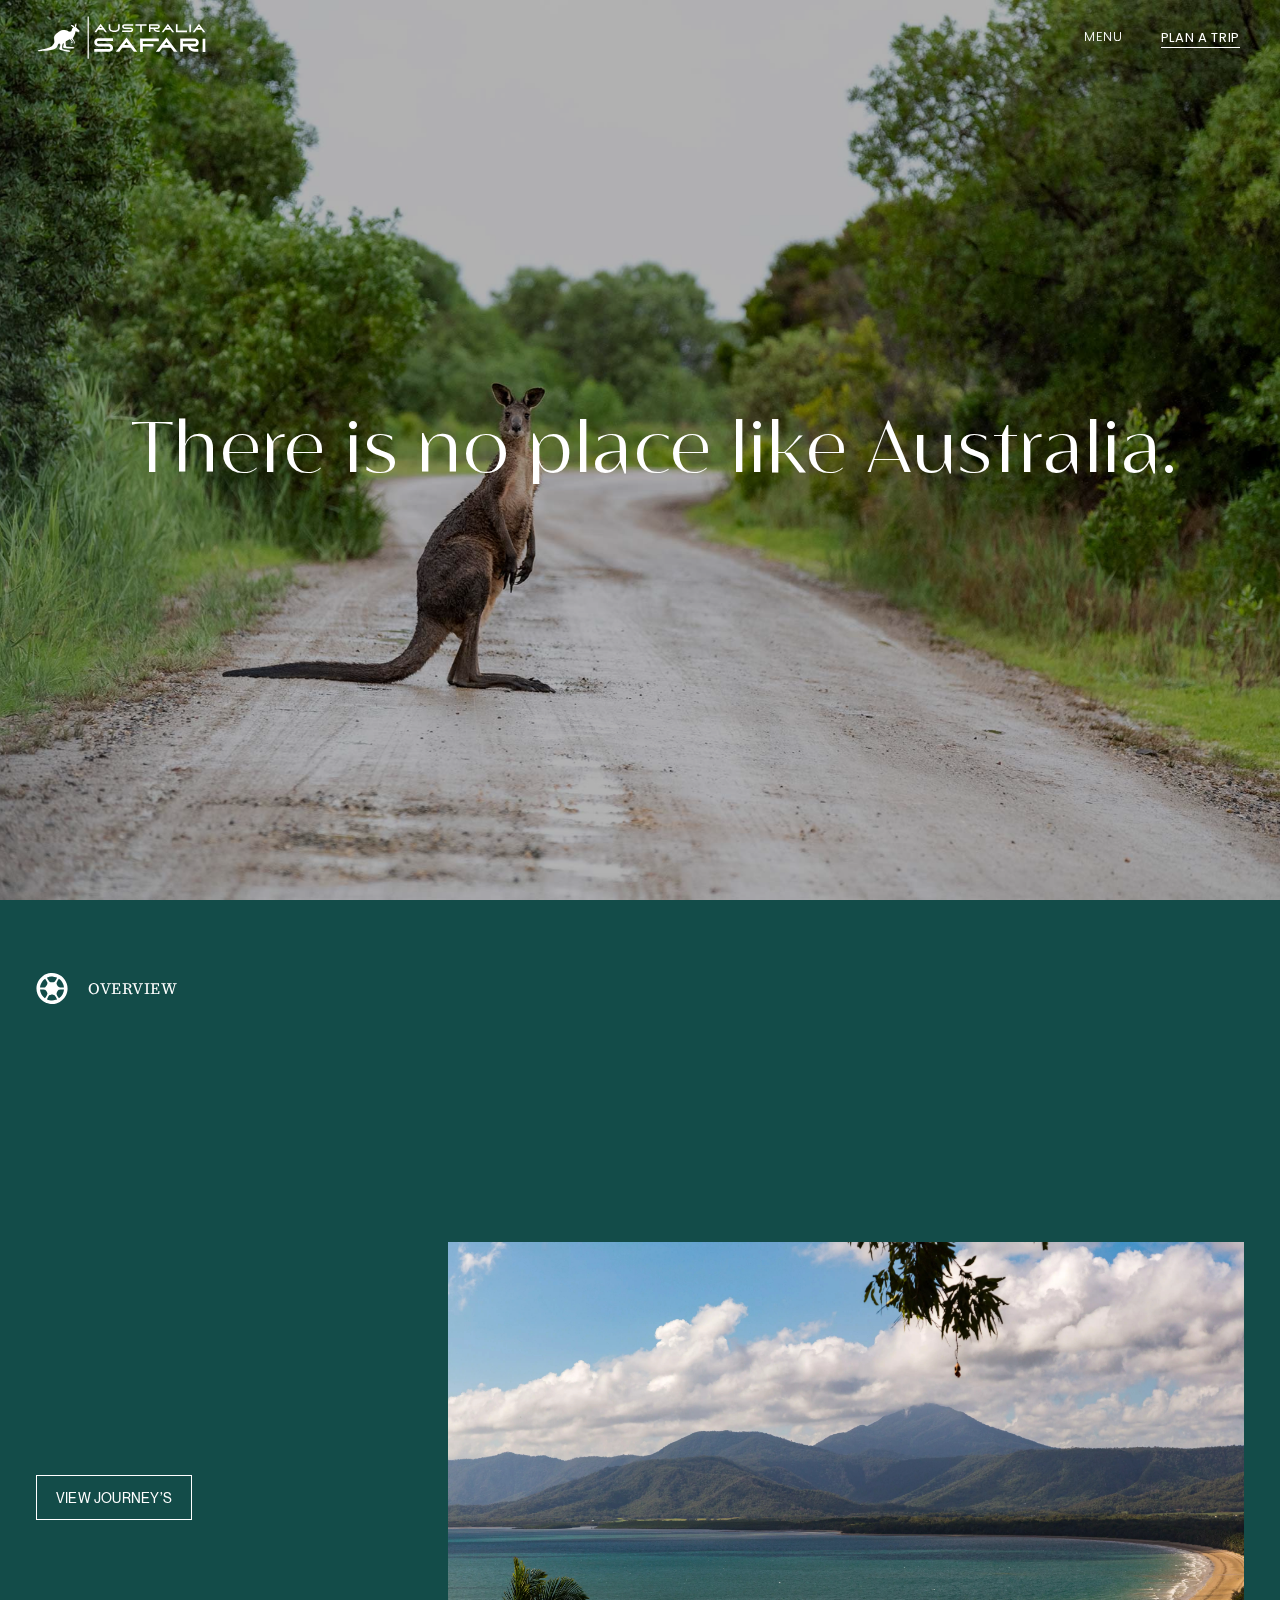
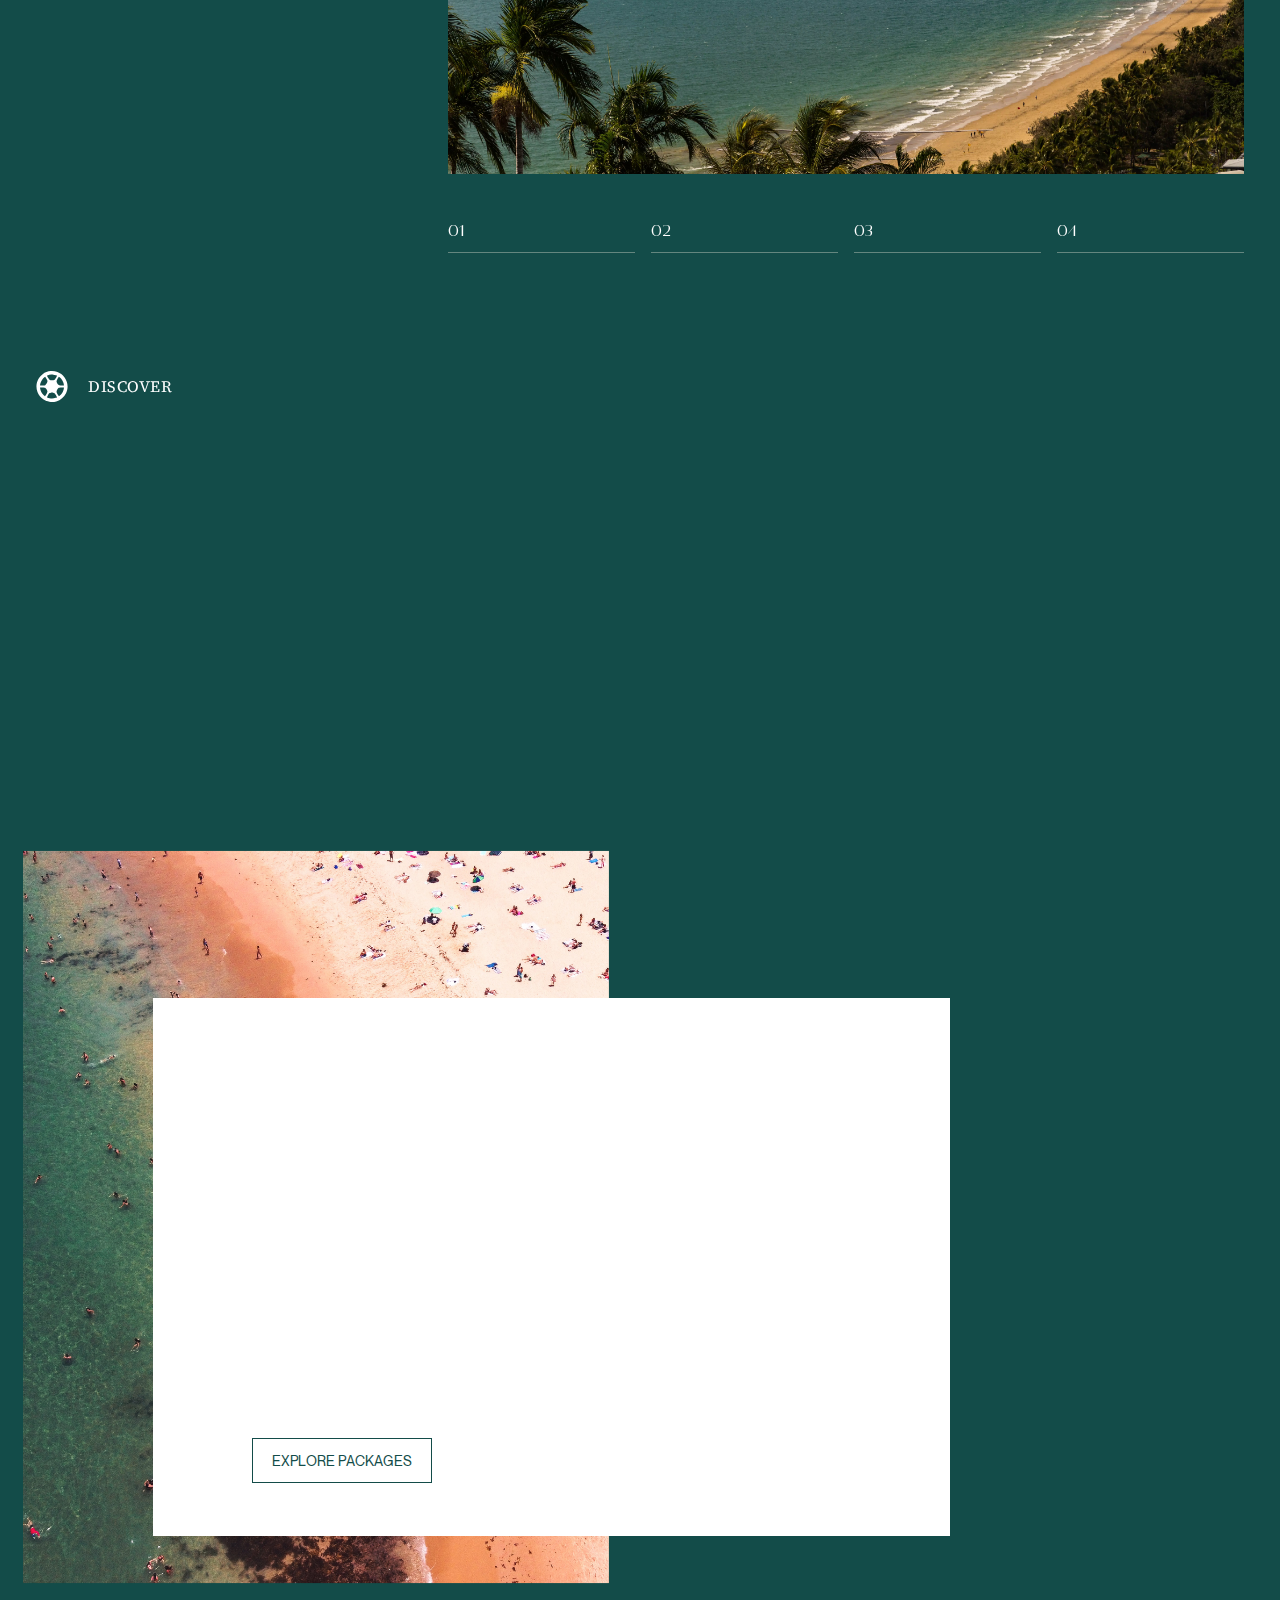
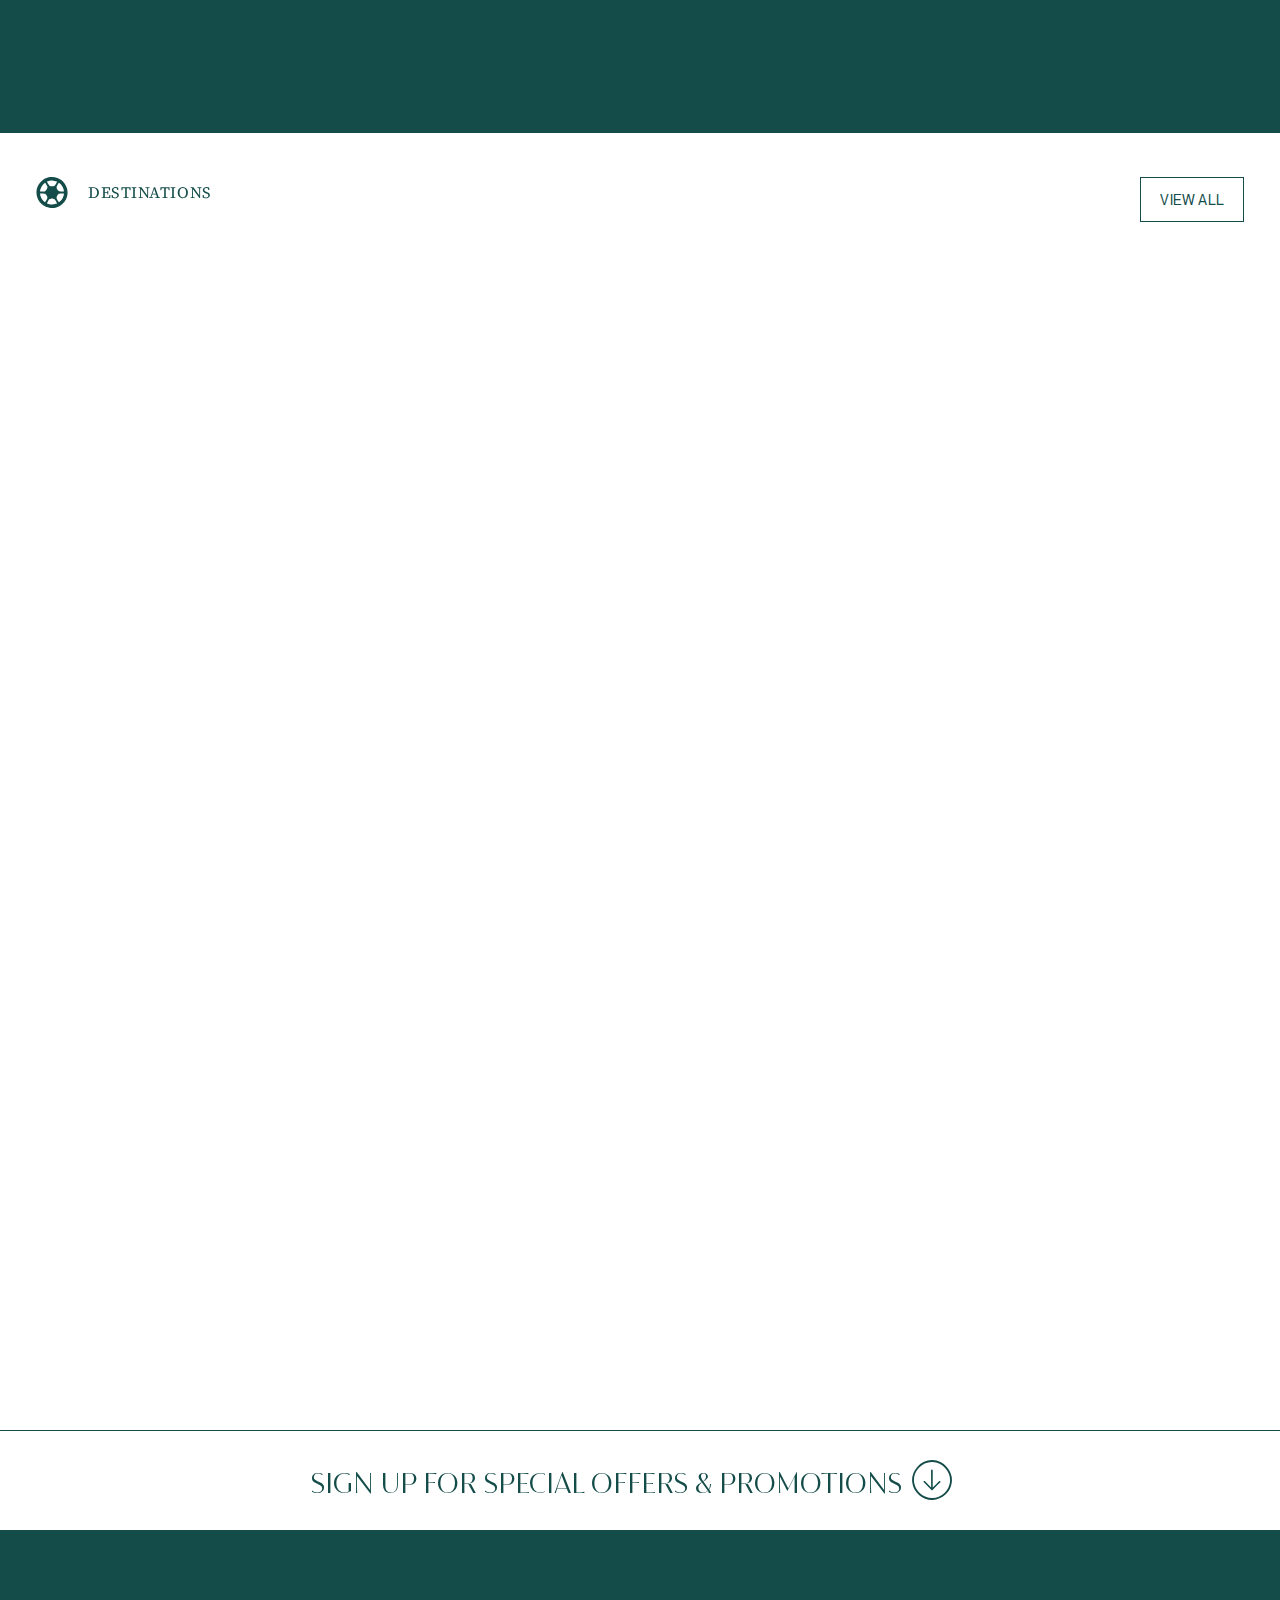
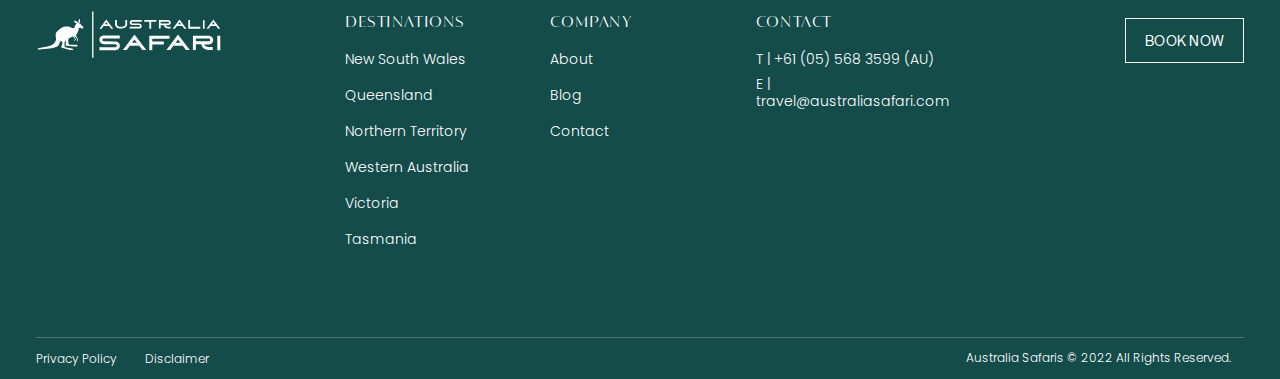
<file: index.html>
<!DOCTYPE html>
<html lang="en">

<head>
    <meta charset="utf-8">
    <meta name="viewport" content="width=device-width">
    <meta name="format-detection" content="telephone=no">
    <title>Australia Safari | Home</title>

    <link rel="preconnect" href="https://fonts.googleapis.com">
    <link rel="preconnect" href="https://fonts.gstatic.com" crossorigin>
    <link href="https://fonts.googleapis.com/css2?family=Nanum+Myeongjo:wght@400;700;800&family=Poppins:wght@300;400&family=Source+Serif+Pro:wght@400;600;700&display=swap" rel="stylesheet">
    <link rel="icon" sizes="100x100" href="assets/svgs/favicon.svg">
    <link rel="stylesheet" href="assets/css/slick.css">
    <link rel="stylesheet" href="assets/css/slick-theme.css">
    <link type="text/css" rel="stylesheet" href="assets/css/splitting.css">
    <link type="text/css" rel="stylesheet" href="assets/css/style.css">
</head>

<body>

    <main class="main-wrap smooth-scroll">
        <!--  Beginning header section -->
        <header class="header-wrap">
            <div class="common-wrap clear">
                <div class="header-inner">
                    <div class="logo-wrap">
                        <div class="main-logo">
                            <a href="index.html">
                                <img src="assets/svgs/main-logo.svg" alt="logo">
                            </a>
                        </div>
                    </div>
                    <div class="header-btn-wrap">
                        <div class="menu">
                            <a href="#">MENU</a>
                            <div></div>
                        </div>
                        <div class="header-btn">
                            <a href="#">PLAN A TRIP</a>
                        </div>
                    </div>
                    <div class="nav-wrap">
                        <div class="menu-close"></div>
                        <div class="menu-content-wrap">
                            <div class="common-wrap clear">
                                <div class="menu-content-inner">
                                    <div class="menu-left-content">
                                        <ul>
                                            <li><a href="destination-queensland.html">New South Wales</a></li>
                                            <li><a href="destination-queensland.html">Queensland</a></li>
                                            <li><a href="destination-queensland.html">Northern Territory</a></li>
                                            <li><a href="destination-queensland.html">Western Australia</a></li>
                                            <li><a href="destination-queensland.html">Victoria</a></li>
                                            <li><a href="destination-queensland.html">Tasmania</a></li>
                                        </ul>
                                        <div class="find-us desk">
                                            <h6>FIND US</h6>
                                            <address>Mermaid Beach Queensland 4218 Australia</address>
                                        </div>
                                    </div>
                                    <div class="menu-right-content">
                                        <ul>
                                            <li><a href="about.html">About</a></li>
                                            <li><a href="blog.html">Blog</a></li>
                                            <li><a href="contact.html">Contact</a></li>
                                        </ul>
                                        <div class="find-us mobi">
                                            <h6>FIND US</h6>
                                            <address>Mermaid Beach Queensland 4218 Australia</address>
                                        </div>
                                        <div class="contact">
                                            <h6>CONTACT</h6>
                                            <a href="tel:+61(05)5683599(AU)">T | +61 (05) 568 3599 (AU)</a>
                                            <a href="mailto:travel@australiasafari.com">E | travel@australiasafari.com</a>
                                        </div>
                                    </div>
                                </div>
                            </div>
                        </div>
                    </div>

                </div>
            </div>
        </header>
        <!-- //End header section -->
        <!-- Beginning main content section -->
        <div class="main-content-wrap">
            <!-- //Hero section Beginning// -->
            <div class="hero-wrap section">
                <div class="hero-thumb">
                    <figure>
                        <img src="assets/img/home/hero.jpg" alt="">
                    </figure>
                </div>
                <div class="common-wrap clear">
                    <div class="hero-inner">
                        <div class="hero-content">
                            <h1 class="split-heading">
                                There is no place like Australia.
                            </h1>
                        </div>
                    </div>
                </div>
            </div>
            <!-- //Hero section End// -->

            <!--  Hero-bottom-content-->
            <!--  Hero-bottom-content-->
            <!-- //About section Beginning// -->
            <div class="about section">
                <div class="common-wrap clear">
                    <div class="about-content">
                        <div class="discover-left-tittle">
                            <img src="assets/svgs/wheel.svg" alt="wheel">
                            <h5>OVERVIEW</h5>
                        </div>
                        <h2 class="section-title ecru-white split-heading">
                            We would be honoured to welcome you to Australia, Our home
                        </h2>

                    </div>
                </div>
            </div>
            <!-- //About section End// -->

            <!-- //Accommodation section Beginning// -->
            <div class="accommodation-wrap section">
                <div class="common-wrap clear">
                    <div class="accommodation-inner">
                        <div class="accommodation-content">
                            <p class="split-content">Lorem ipsum dolor sit amet, consectetur adipisicing elit. Rerum laborum voluptatibus corporis dolores minima alias voluptas illum magni doloremque! Quasi mollitia dolor repellendus, aliquid maxime fuga dicta repudiandae minima similique.
                            </p>

                            <div class="accommodation-content-btn">
                                <a href="#" class="btn small btn-green"><span>VIEW JOURNEY’S</span></a>
                            </div>
                        </div>
                        <div class="accommodation-slider-wrap">
                            <div class="accommodation-item-wrap">
                                <div class="accommodation-item">
                                    <div class="accommodation-item-thumb">
                                        <figure>
                                            <img src="assets/img/home/slider-1.jpg" alt="">
                                        </figure>
                                    </div>
                                </div>
                                <div class="accommodation-item">
                                    <div class="accommodation-item-thumb">
                                        <figure>
                                            <img src="assets/img/home/slider-2.jpg" alt="">
                                        </figure>
                                    </div>
                                </div>
                                <div class="accommodation-item">
                                    <div class="accommodation-item-thumb">
                                        <figure>
                                            <img src="assets/img/home/slider-3.jpg" alt="">
                                        </figure>
                                    </div>
                                </div>
                                <div class="accommodation-item">
                                    <div class="accommodation-item-thumb">
                                        <figure>
                                            <img src="assets/img/home/slider-4.jpg" alt="">
                                        </figure>
                                    </div>
                                </div>
                            </div>
                        </div>
                    </div>
                </div>
            </div>
            <!-- //Accommodation section End// -->

            <!-- //Discover section Beginning// -->
            <div class="discover-wrap section">
                <div class="common-wrap clear">
                    <div class="discover-top-content">
                        <div class="discover-left-tittle">
                            <img src="assets/svgs/wheel.svg" alt="">
                            <h5>Discover</h5>
                        </div>
                        <div class="discover-right-tittle">
                            <h2 class="section-title split-heading">Australia Safari promises not just vacations, but memorable journeys.</h2>
                            <p class="split-content">Lorem ipsum dolor sit amet, consectetur adipisicing elit. Dicta magni nemo veniam impedit eos laudantium aspernatur odit beatae iusto fugiat. Vitae commodi et in neque ipsum mollitia ab vero dignissimos aspernatur inventore quod expedita necessitatibus corporis nostrum odio, rem doloremque nemo. Ullam dolores optio itaque dolorem distinctio inventore non, quod!</p>
                        </div>
                    </div>
                    <div class="discover-main">
                        <div class="discover-left-thumb anim-el">
                            <figure>
                                <img src='assets/img/home/pattern-Light@2x.jpg' alt="" />
                            </figure>
                        </div>
                        <div class="discover-main-content">
                            <div class="discover-main-content-inner">
                                <h2 class="split-heading"> We would be honoured to welcome you Our home</h2>
                                <p class="split-content">Lorem ipsum dolor sit amet, consectetur adipisicing elit. Velit inventore facilis, rerum non laudantium totam laboriosam esse culpa nihil dicta.</p>
                                <div class="discover-btn">
                                    <a href="#" class="btn medium btn-white"><span>Explore packages</span></a>
                                </div>
                            </div>
                        </div>

                        <div class="discover-right-thumb-wrap anim-el">
                            <div class="discover-right-thumb animated-thumb">
                                <figure>
                                    <img src='assets/img/home/banner.jpg' alt="" />
                                </figure>
                            </div>
                        </div>
                    </div>
                </div>
            </div>
            <!-- //Discover section End// -->

            <!-- Beginning package section -->
            <div class="package-wrap section">
                <div class="common-wrap clear">
                    <div class="package-main">
                        <div class="package-main-content">
                            <img src="assets/svgs/wheel-black.svg" alt="">
                            <h5>DESTINATIONS</h5>
                        </div>
                        <div class="package-item-wrap">
                            <div class="package-item anim-el hoverd-thumb">
                                <a href="destination-queensland.html" class="package-item-thumb animated-thumb">
                                    <figure>
                                        <img src="assets/img/home/New-South-Wales.jpg" alt="">
                                    </figure>
                                    <dfn> NEW SOUTH WALES</dfn>
                                </a>
                            </div>
                            <div class="package-item anim-el hoverd-thumb">
                                <a href="destination-queensland.html" class="package-item-thumb animated-thumb">
                                    <figure>
                                        <img src="assets/img/home/Queensland.jpg" alt="">
                                    </figure>
                                    <dfn> QUEENSLAND</dfn>
                                </a>
                            </div>
                            <div class="package-item anim-el hoverd-thumb">
                                <a href="destination-queensland.html" class="package-item-thumb animated-thumb">
                                    <figure>
                                        <img src="assets/img/home/northern-territory.jpg" alt="">
                                    </figure>
                                    <dfn>NORTHERN TERRITORY</dfn>
                                </a>
                            </div>
                            <div class="package-item anim-el hoverd-thumb">
                                <a href="destination-queensland.html" class="package-item-thumb animated-thumb">
                                    <figure>
                                        <img src="assets/img/home/Western-Australia.jpg" alt="">
                                    </figure>
                                    <dfn>WESTERN AUSTRALIA</dfn>
                                </a>
                            </div>
                            <div class="package-item anim-el hoverd-thumb">
                                <a href="destination-queensland.html" class="package-item-thumb animated-thumb">


                               <figure>
                                        <img src="assets/img/home/Victoria.jpg" alt="">
                                    </figure>
                                    <dfn>VICTORIA</dfn>
                                </a>
                            </div>
                            <div class="package-item anim-el hoverd-thumb">
                                <a href="destination-queensland.html" class="package-item-thumb animated-thumb">
                                    <figure>
                                        <img src="assets/img/home/Tasmania.jpg" alt="">
                                    </figure>
                                    <dfn>TASMANIA </dfn>
                                </a>
                            </div>
                        </div>
                        <div class="package-main-btn">
                            <a href="specials.html" class="btn small btn-white"><span>VIEW ALL</span></a>
                        </div>
                    </div>
                </div>
            </div>
            <!-- End package section -->

            <!-- Beginning cta section -->
            <div class="cta-wrap section">
                <div class="cta-trigger">
                    <div class="common-wrap clear">
                        <a href="#">Sign up for special offers &amp; promotions</a>
                    </div>
                </div>
                <div class="cta-content-wrap">
                    <div class="common-wrap clear">
                        <div class="cta-inner-content-wrap">
                            <p>Lorem ipsum dolor sit amet, consectetur adipisicing elit. Quidem, tempore autem deleniti officia! Debitis vero nesciunt tempore quidem!</p>
                            <div class="cta-form-wrap">
                                <form action="#" method="POST">
                                    <div class="cta-form-inner-wrap">
                                        <div class="input-row">
                                            <div class="input-col">
                                                <label>Name*</label>
                                                <input type="text">
                                            </div>
                                            <div class="input-col">
                                                <label>Email*</label>
                                                <input type="email">
                                            </div>
                                        </div>
                                        <div class="submit-btn btn btn-white">
                                            <input type="submit" value="submit">
                                        </div>
                                    </div>
                                </form>
                            </div>
                        </div>
                    </div>
                </div>
            </div>
            <!-- End cta section -->
        </div>
        <!-- //End main content section -->

        <!-- Beginning footer section-->
        <footer class="main-footer-section">
            <div class="common-wrap clear">
                <div class="footer-wrap">
                    <div class="footer-widget-wrap">
                        <div class="footer-widget footer-logo-wrap">
                            <a href="#"><img src="assets/svgs/main-logo.svg" alt="main-logo"></a>
                        </div>
                        <div class="footer-widget">
                            <h6>Destinations</h6>
                            <ul>
                                <li><a href="destination-queensland.html">New South Wales</a></li>
                                <li><a href="destination-queensland.html">Queensland</a></li>
                                <li><a href="destination-queensland.html">Northern Territory</a></li>
                                <li><a href="destination-queensland.html">Western Australia</a></li>
                                <li><a href="destination-queensland.html">Victoria</a></li>
                                <li><a href="destination-queensland.html">Tasmania</a></li>
                            </ul>
                        </div>
                        <div class="footer-widget">
                            <h6>Company</h6>
                            <ul>
                                <li><a href="about.html">About</a></li>
                                <li><a href="blog.html">Blog</a></li>
                                <li><a href="contact.html">Contact</a></li>
                            </ul>
                        </div>
                        <div class="footer-widget footer-contact">
                            <h6>CONTACT</h6>
                            <ul>
                                <li><a href="tel:+27(21)2763680">T | +61 (05) 568 3599 (AU)</a></li>
                                <li><a href="mailto:travel@australiasafari.com">E | travel@australiasafari.com</a></li>
                            </ul>
                        </div>
                        <div class="footer-widget footer-btn">
                            <a href="#" class="btn btn-green"><span>Book Now</span></a>
                        </div>
                    </div>
                    <div class="footer-bottom">
                        <div class="footer-nav">
                            <ul>
                                <li><a href="#">Privacy Policy</a></li>
                                <li><a href="#">Disclaimer</a></li>
                            </ul>
                        </div>
                        <div class="footer-copyright">
                            <p>Australia Safaris © 2022 All Rights Reserved.</p>
                        </div>
                    </div>
                </div>
            </div>
        </footer>
        <!-- //End main footer section -->
    </main>



    <script src="assets/js/jquery-3.5.1.min.js"></script>
    <script src="assets/js/slick.min.js"></script>
    <script src="assets/js/anim.js"></script>
    <script src="assets/js/is_inview.js"></script>
    <script src="assets/js/splitting.min.js"></script>
    <script src="assets/js/common-scripts.js" defer></script>

</body>

</html>
</file>
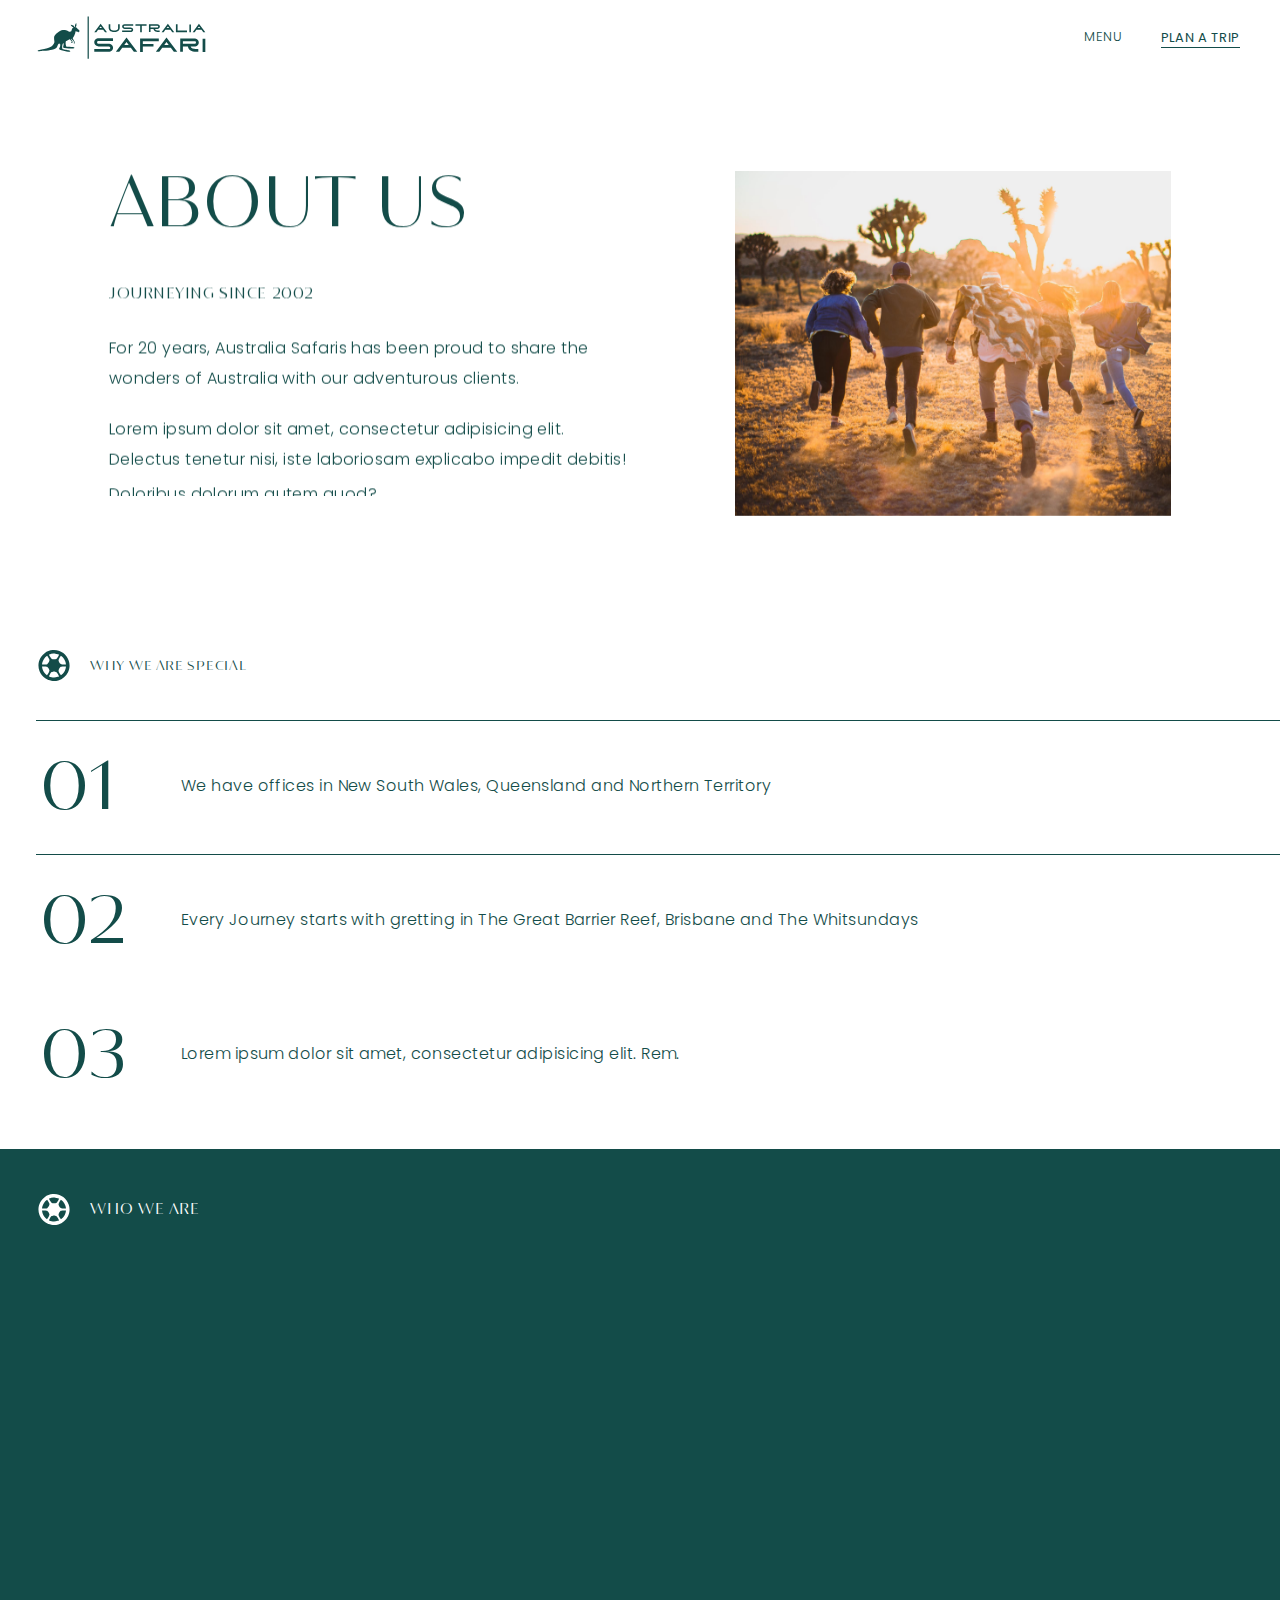
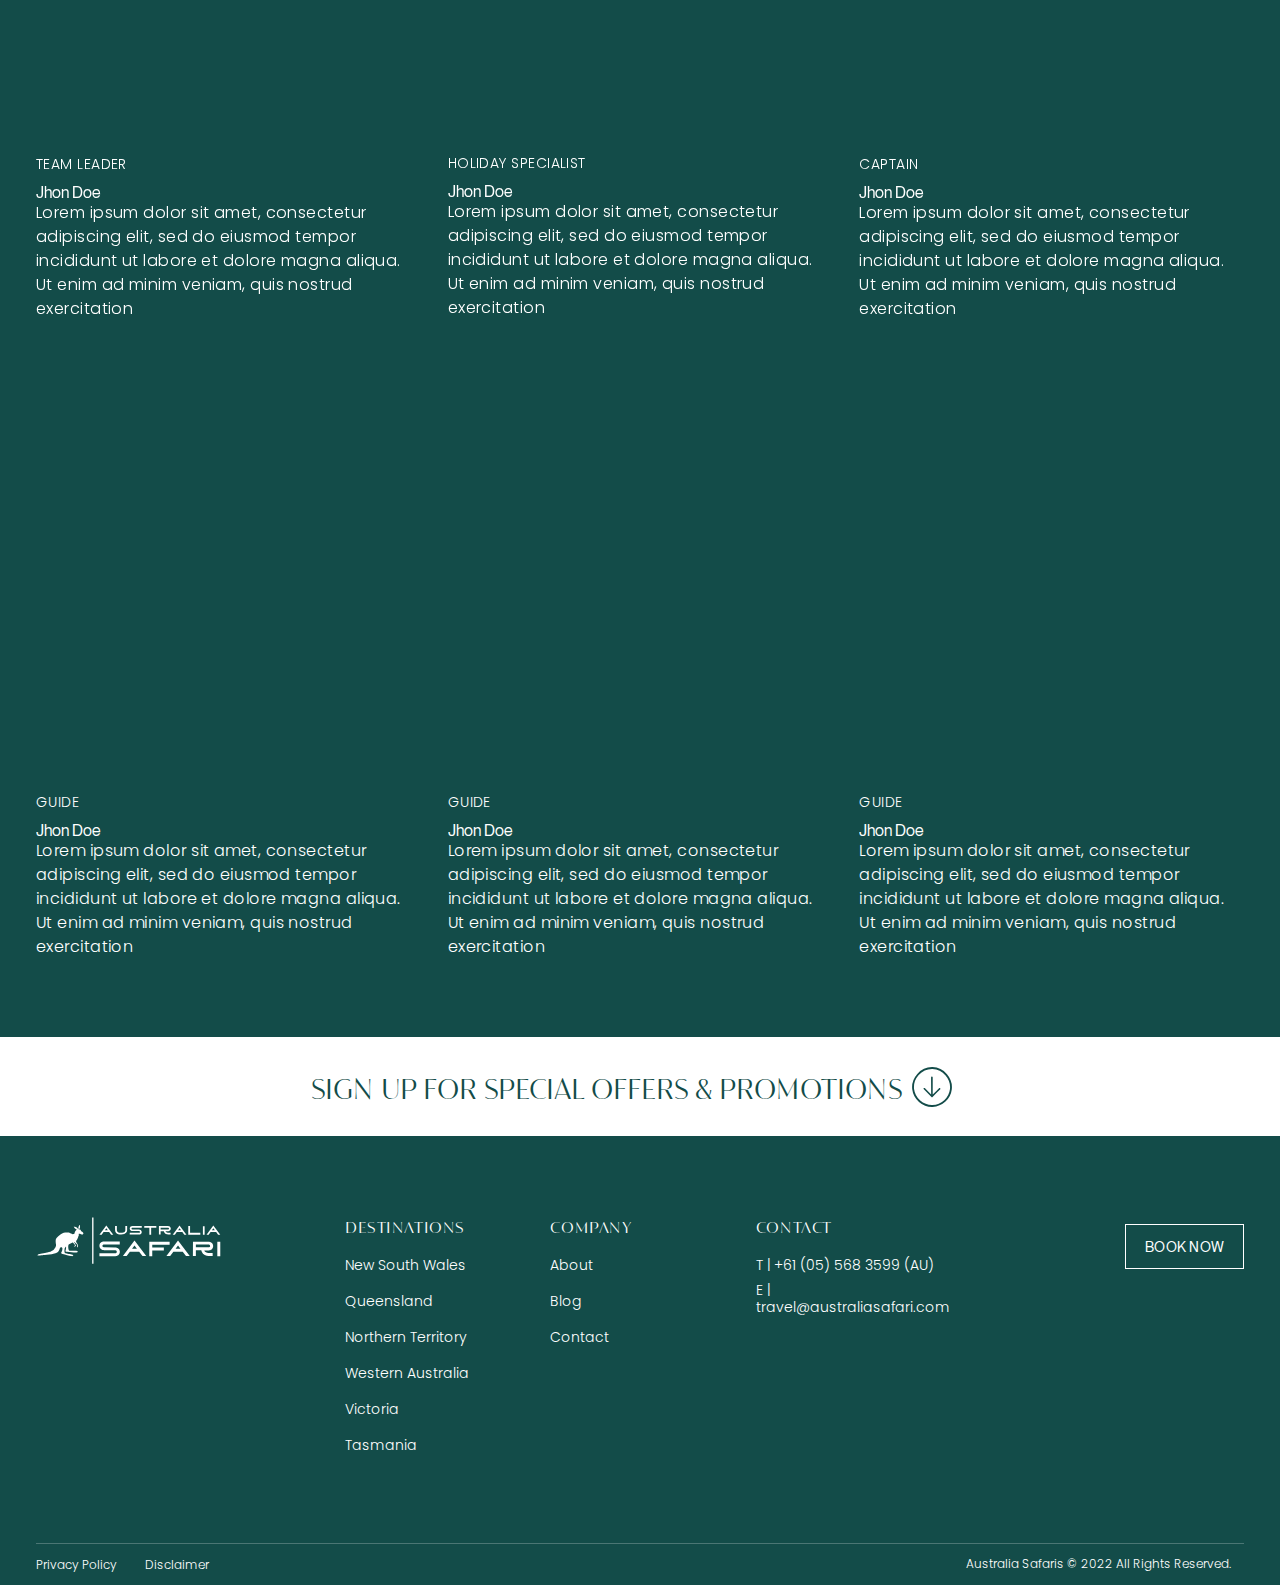
<file: about.html>
<!DOCTYPE html>
<html lang="zxx">
    <head>
        <meta charset="utf-8">
        <meta name="viewport" content="width=device-width">
        <meta name="format-detection" content="telephone=no">
        <title>Australia Safari | About us</title>

        <link rel="preconnect" href="https://fonts.googleapis.com">
        <link rel="preconnect" href="https://fonts.gstatic.com" crossorigin>
        <link href="https://fonts.googleapis.com/css2?family=Nanum+Myeongjo:wght@400;700;800&family=Poppins:wght@300;400&family=Source+Serif+Pro:wght@400;600;700&display=swap" rel="stylesheet">
        <link rel="icon" sizes="100x100" href="assets/svgs/favicon.svg">
        <link rel="stylesheet" href="assets/css/slick.css">
        <link rel="stylesheet" href="assets/css/slick-theme.css">
        <link type="text/css" rel="stylesheet" href="assets/css/splitting.css">
        <link type="text/css" rel="stylesheet" href="assets/css/style.css">
    </head>

    <body>

        <main class="main-wrap smooth-scroll">
            <!--  Beginning header section -->
            <header class="header-wrap">
                <div class="common-wrap clear">
                    <div class="header-inner">
                        <div class="logo-wrap">
                            <div class="main-logo">
                                <a href="index.html">
                                    <img src="assets/svgs/main-logo-black.svg" alt="logo">
                                </a>
                            </div>
                        </div>
                        <div class="header-btn-wrap">
                            <div class="menu">
                                <a href="#">MENU</a>
                                <div></div>
                            </div>
                            <div class="header-btn">
                                <a href="#">PLAN A TRIP</a>
                            </div>
                        </div>
                        <div class="nav-wrap">
                            <div class="menu-close"></div>
                            <div class="menu-content-wrap">
                                <div class="common-wrap clear">
                                    <div class="menu-content-inner">
                                        <div class="menu-left-content">
                                            <ul>
                                                <li><a href="destination-queensland.html">New South Wales</a></li>
                                                <li><a href="destination-queensland.html">Queensland</a></li>
                                                <li><a href="destination-queensland.html">Northern Territory</a></li>
                                                <li><a href="destination-queensland.html">Western Australia</a></li>
                                                <li><a href="destination-queensland.html">Victoria</a></li>
                                                <li><a href="destination-queensland.html">Tasmania</a></li>
                                            </ul>
                                            <div class="find-us desk">
                                                <h6>FIND US</h6>
                                                <address>Mermaid Beach Queensland 4218 Australia</address>
                                            </div>
                                        </div>
                                        <div class="menu-right-content">
                                            <ul>
                                                <li><a href="about.html">About</a></li>
                                                <li><a href="blog.html">Blog</a></li>
                                                <li><a href="contact.html">Contact</a></li>
                                            </ul>
                                            <div class="find-us mobi">
                                                <h6>FIND US</h6>
                                                <address>Mermaid Beach Queensland 4218 Australia</address>
                                            </div>
                                            <div class="contact">
                                                <h6>CONTACT</h6>
                                                <a href="tel:+61(05)5683599(AU)">T  | +61 (05) 568 3599  (AU)</a>
                                                <a href="mailto:travel@australiasafari.com">E | travel@australiasafari.com</a>
                                            </div>
                                        </div>
                                    </div>
                                </div>
                            </div>
                        </div>

                    </div>
                </div>
            </header>
            <!-- //End header section -->

            <!-- Beginning main content section -->
            <div class="main-content-wrap section about-section">
                <!-- Beginning about section -->
                <div class="about-wrap section">
                    <div class="common-wrap clear">
                        <div class="about-main-wrap">
                            <div class="about-content-wrap">
                                <h1 class="split-heading">ABOUT US</h1>
                                <h5 class="split-heading">Journeying since 2002</h5>
                                <p class="split-heading">For 20 years, Australia Safaris has been proud to share the wonders of Australia with our adventurous clients.</p>
                                <p class="split-heading">Lorem ipsum dolor sit amet, consectetur adipisicing elit. Delectus tenetur nisi, iste laboriosam explicabo impedit debitis! Doloribus dolorum autem quod?</p>
                            </div>
                            <div class="about-thumb anim-el">
                                <div class="animated-thumb">
                                    <figure>
                                        <img src="assets/img/about/hero-small.jpg" alt="Teenegars runnung">
                                    </figure>
                               </div>
                            </div>
                        </div>
                    </div>
                </div>
                <!-- End about section -->

                <!-- Beginning unique section -->
                <div class="unique-wrap section">
                    <div class="common-wrap clear">
                        <div class="unique-main">
                            <div class="unique-content">
                                <img src="assets/svgs/wheel-black.svg" alt="">
                                <h5>Why we are Special</h5>
                            </div>
                            <div class="unique-contents-item-wrap">
                                <div class="unique-contents-item anim-el">
                                    <p>We have offices in New South Wales, Queensland and Northern Territory</p>
                                </div>
                                <div class="unique-contents-item anim-el">
                                    <p>Every Journey starts with gretting in The Great Barrier Reef, Brisbane and The Whitsundays</p>
                                </div>
                                <div class="unique-contents-item anim-el">
                                    <p>Lorem ipsum dolor sit amet, consectetur adipisicing elit. Rem.</p>
                                </div>
                            </div>
                        </div>
                    </div>
                </div>
                <!-- End unique section -->

                <!-- Start team section -->
                <div class="team section">
                    <div class="common-wrap clear">
                        <div class="package-main">
                            <div class="package-main-content">
                                <div class="team-content">
                                    <img src="assets/svgs/wheel.svg" alt="">
                                    <h5>Who we are </h5>
                                </div>
                                <h2 class="split-heading">Meet the team</h2>
                            </div>
                            <div class="package-item-wrap">
                                <div class="package-item anim-el hoverd-thumb">
                                    <div class="package-item-thumb animated-thumb">
                                        <figure>
                                            <img src="assets/img/about/about-team-2.jpg" alt="">
                                        </figure>
                                    </div>
                                    <div class="package-item-content">
                                        <dfn>Team Leader</dfn>
                                        <div>Jhon Doe</div>
                                        <p>Lorem ipsum dolor sit amet, consectetur adipiscing elit, sed do eiusmod tempor incididunt ut labore et dolore magna aliqua. Ut enim ad minim veniam, quis nostrud exercitation</p>
                                    </div>
                                </div>
                                <div class="package-item anim-el hoverd-thumb">
                                    <div class="package-item-thumb animated-thumb">
                                        <figure>
                                            <img src="assets/img/about/about-team-3.jpg" alt="">
                                        </figure>
                                    </div>
                                    <div class="package-item-content">
                                        <dfn>Holiday specialist</dfn>
                                        <div>Jhon Doe</div>
                                        <p>Lorem ipsum dolor sit amet, consectetur adipiscing elit, sed do eiusmod tempor incididunt ut labore et dolore magna aliqua. Ut enim ad minim veniam, quis nostrud exercitation</p>
                                    </div>
                                </div>
                                <div class="package-item anim-el hoverd-thumb">
                                    <div class="package-item-thumb animated-thumb">
                                        <figure>
                                            <img src="assets/img/about/about-team-4.jpg" alt="">
                                        </figure>
                                        
                                    </div>
                                    <div class="package-item-content">
                                        <dfn>Captain</dfn>
                                        <div>Jhon Doe</div>
                                        <p>Lorem ipsum dolor sit amet, consectetur adipiscing elit, sed do eiusmod tempor incididunt ut labore et dolore magna aliqua. Ut enim ad minim veniam, quis nostrud exercitation</p>
                                    </div>
                                </div>
                                <div class="package-item anim-el hoverd-thumb">
                                    <div class="package-item-thumb animated-thumb">
                                        <figure>
                                            <img src="assets/img/about/about-team-5.jpg" alt="">
                                        </figure>
                                    </div>
                                    <div class="package-item-content">
                                        <dfn>Guide</dfn>
                                        <div>Jhon Doe</div>
                                        <p>Lorem ipsum dolor sit amet, consectetur adipiscing elit, sed do eiusmod tempor incididunt ut labore et dolore magna aliqua. Ut enim ad minim veniam, quis nostrud exercitation</p>
                                    </div>
                                </div>
                                <div class="package-item anim-el hoverd-thumb">
                                    <div class="package-item-thumb animated-thumb">
                                        <figure>
                                            <img src="assets/img/about/about-team-6.jpg" alt="">
                                        </figure>
                                    </div>
                                    <div class="package-item-content">
                                        <dfn>Guide</dfn>
                                        <div>Jhon Doe</div>
                                        <p>Lorem ipsum dolor sit amet, consectetur adipiscing elit, sed do eiusmod tempor incididunt ut labore et dolore magna aliqua. Ut enim ad minim veniam, quis nostrud exercitation</p>
                                    </div>
                                </div>
                                <div class="package-item anim-el hoverd-thumb">
                                    <div class="package-item-thumb animated-thumb">
                                        <figure>
                                            <img src="assets/img/about/about-team-1.jpg" alt="">
                                        </figure>
                                    </div>
                                    <div class="package-item-content">
                                        <dfn>Guide</dfn>
                                        <div>Jhon Doe</div>
                                        <p>Lorem ipsum dolor sit amet, consectetur adipiscing elit, sed do eiusmod tempor incididunt ut labore et dolore magna aliqua. Ut enim ad minim veniam, quis nostrud exercitation</p>
                                    </div>
                                </div>
                            </div>
                        </div>
                    </div>
                </div>
                <!-- //End team section -->

                <!-- Beginning cta section -->
                <div class="cta-wrap section">
                    <div class="cta-trigger">
                        <div class="common-wrap clear">
                            <a href="#">Sign up for special offers &amp; promotions</a>
                        </div>
                    </div>
                    <div class="cta-content-wrap">
                        <div class="common-wrap clear">
                            <div class="cta-inner-content-wrap">
                                <p>Subscribe to our newsletter and never miss out on amazing specials and promotions to experience your favourite journeys in the best destinations. Lorem ipsum copy.</p>
                                <div class="cta-form-wrap">
                                    <form action="#" method="POST">
                                        <div class="cta-form-inner-wrap">
                                            <div class="input-row">
                                                <div class="input-col">
                                                    <label>Name*</label>
                                                    <input type="text">
                                                </div>
                                                <div class="input-col">
                                                    <label>Email*</label>
                                                    <input type="text">
                                                </div>
                                            </div>
                                            <div class="submit-btn btn btn-white">
                                                <input type="submit" value="submit">
                                            </div>
                                        </div>
                                    </form>
                                </div>
                            </div>
                        </div>
                    </div>
                </div>
                <!-- End cta section -->  
            </div>
            <!-- //End main content section -->

            <!-- Beginning footer section-->
            <footer class="main-footer-section">
                <div class="common-wrap clear">
                    <div class="footer-wrap">
                        <div class="footer-widget-wrap">
                            <div class="footer-widget footer-logo-wrap">
                                <a href="#"><img src="assets/svgs/main-logo.svg" alt="main-logo"></a>
                            </div>
                            <div class="footer-widget">
                                <h6>Destinations</h6>
                                <ul>
                                    <li><a href="destination-queensland.html">New South Wales</a></li>
                                    <li><a href="destination-queensland.html">Queensland</a></li>
                                    <li><a href="destination-queensland.html">Northern Territory</a></li>
                                    <li><a href="destination-queensland.html">Western Australia</a></li>
                                    <li><a href="destination-queensland.html">Victoria</a></li>
                                    <li><a href="destination-queensland.html">Tasmania</a></li>
                                </ul>
                            </div>
                            <div class="footer-widget">
                                <h6>Company</h6>
                                <ul>
                                    <li><a href="about.html">About</a></li>
                                    <li><a href="blog.html">Blog</a></li>
                                    <li><a href="contact.html">Contact</a></li>
                                </ul>
                            </div>
                            <div class="footer-widget footer-contact">
                                <h6>CONTACT</h6>
                                <ul>
                                    <li><a href="tel:+27(21)2763680">T | +61 (05) 568 3599  (AU)</a></li>
                                    <li><a href="mailto:travel@australiasafari.com">E | travel@australiasafari.com</a></li>
                                </ul>
                            </div>
                            <div class="footer-widget footer-btn">
                                <a href="#" class="btn btn-green"><span>Book Now</span></a>
                            </div>
                        </div>
                        <div class="footer-bottom">
                            <div class="footer-nav">
                                <ul>
                                    <li><a href="#">Privacy Policy</a></li>
                                    <li><a href="#">Disclaimer</a></li>
                                </ul>
                            </div>
                            <div class="footer-copyright">
                                <p>Australia Safaris © 2022 All Rights Reserved.</p>
                            </div>
                        </div>
                    </div>
                </div>
            </footer>
            <!-- //End main footer section -->
        </main>

        <script src="assets/js/jquery-3.5.1.min.js"></script>
        <script src="assets/js/slick.min.js"></script>
        <script src="assets/js/anim.js"></script>
        <script src="assets/js/is_inview.js"></script>
        <script src="assets/js/splitting.min.js"></script>
        <script src="assets/js/common-scripts.js" defer></script>
    </body>
</html>
</file>
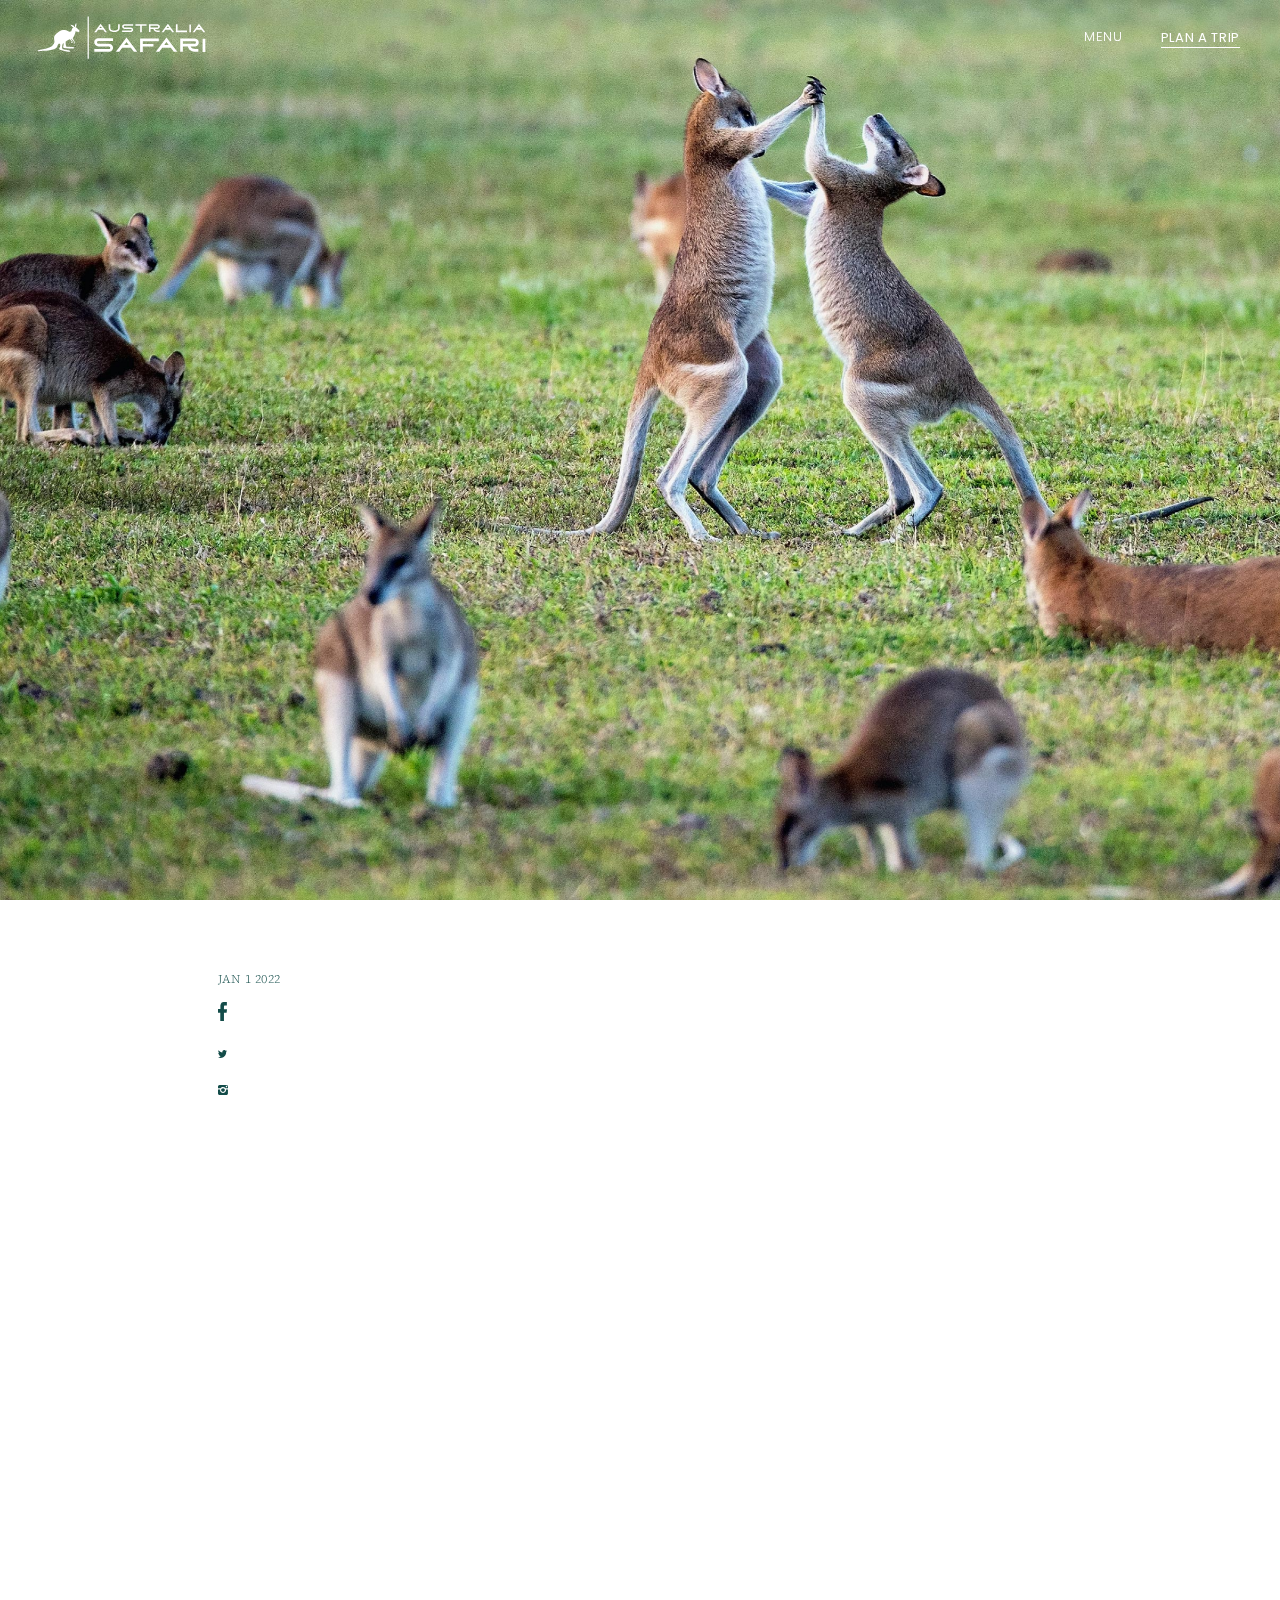
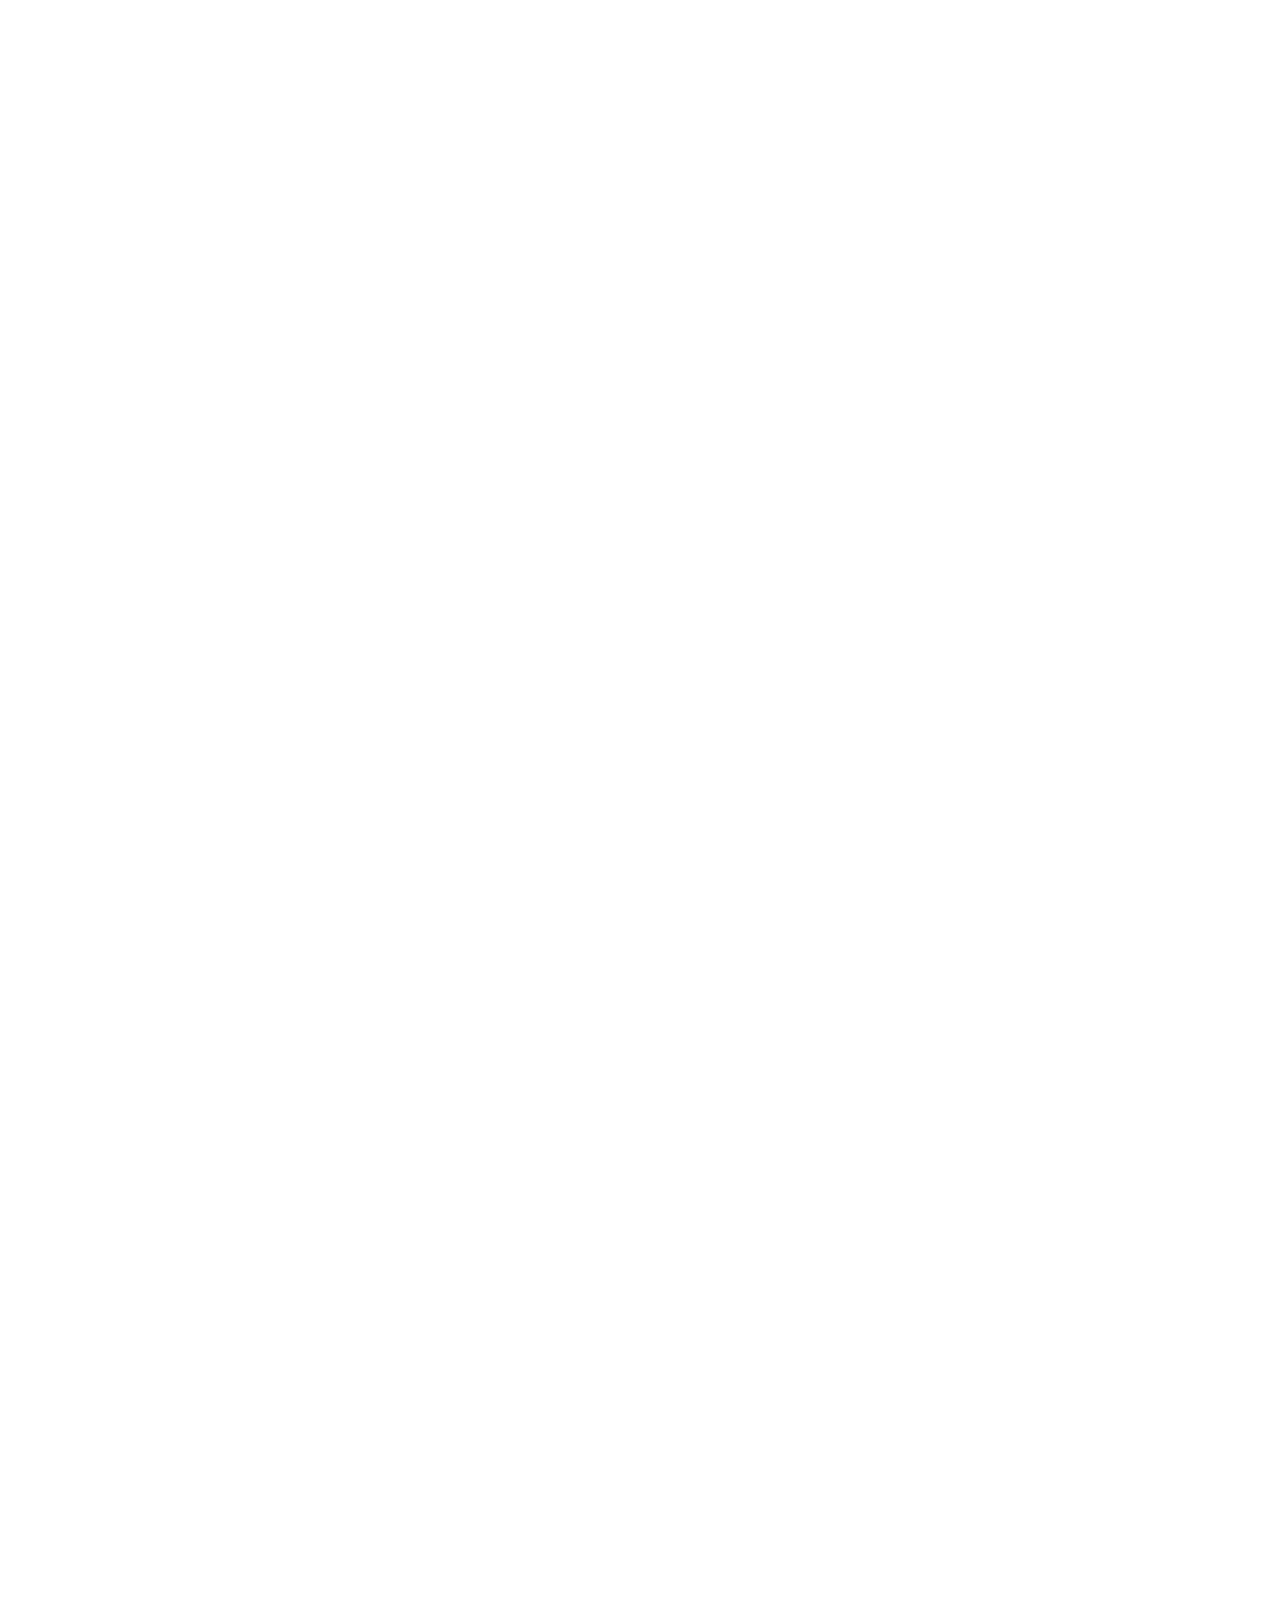
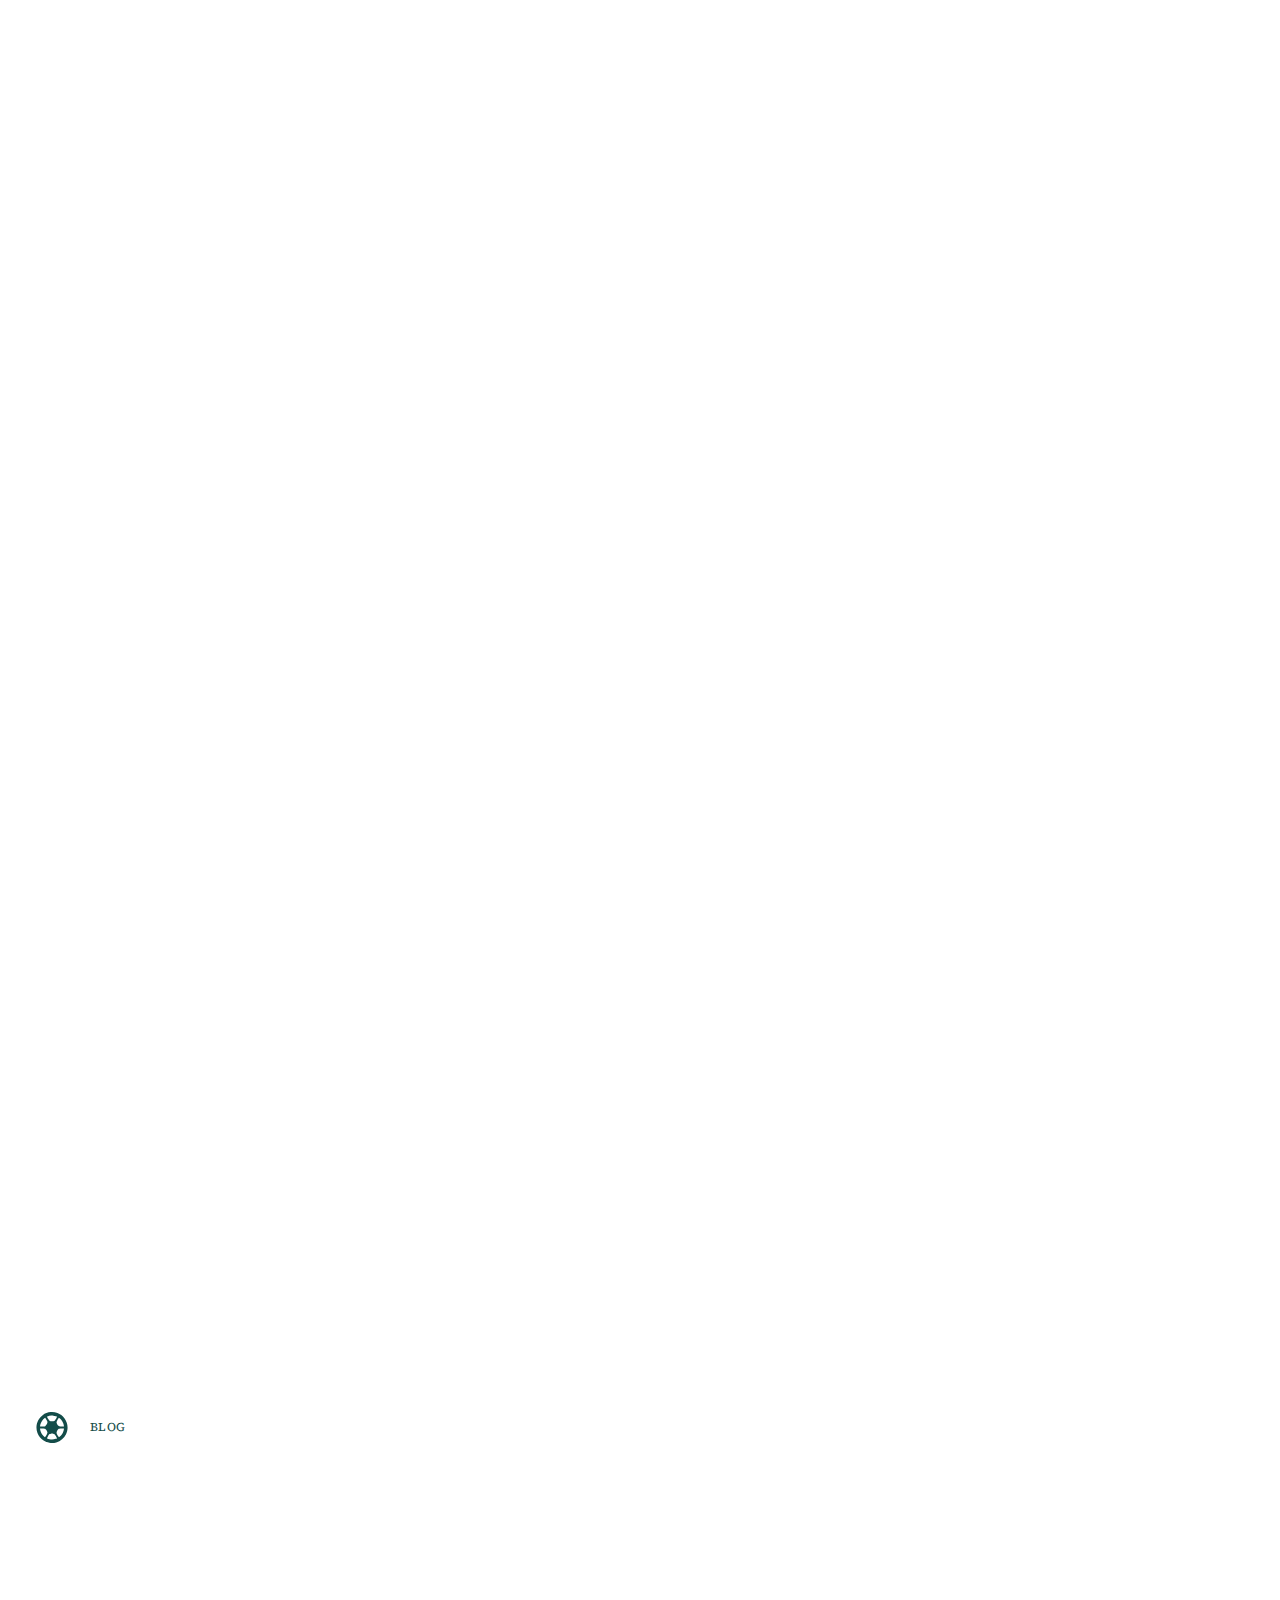
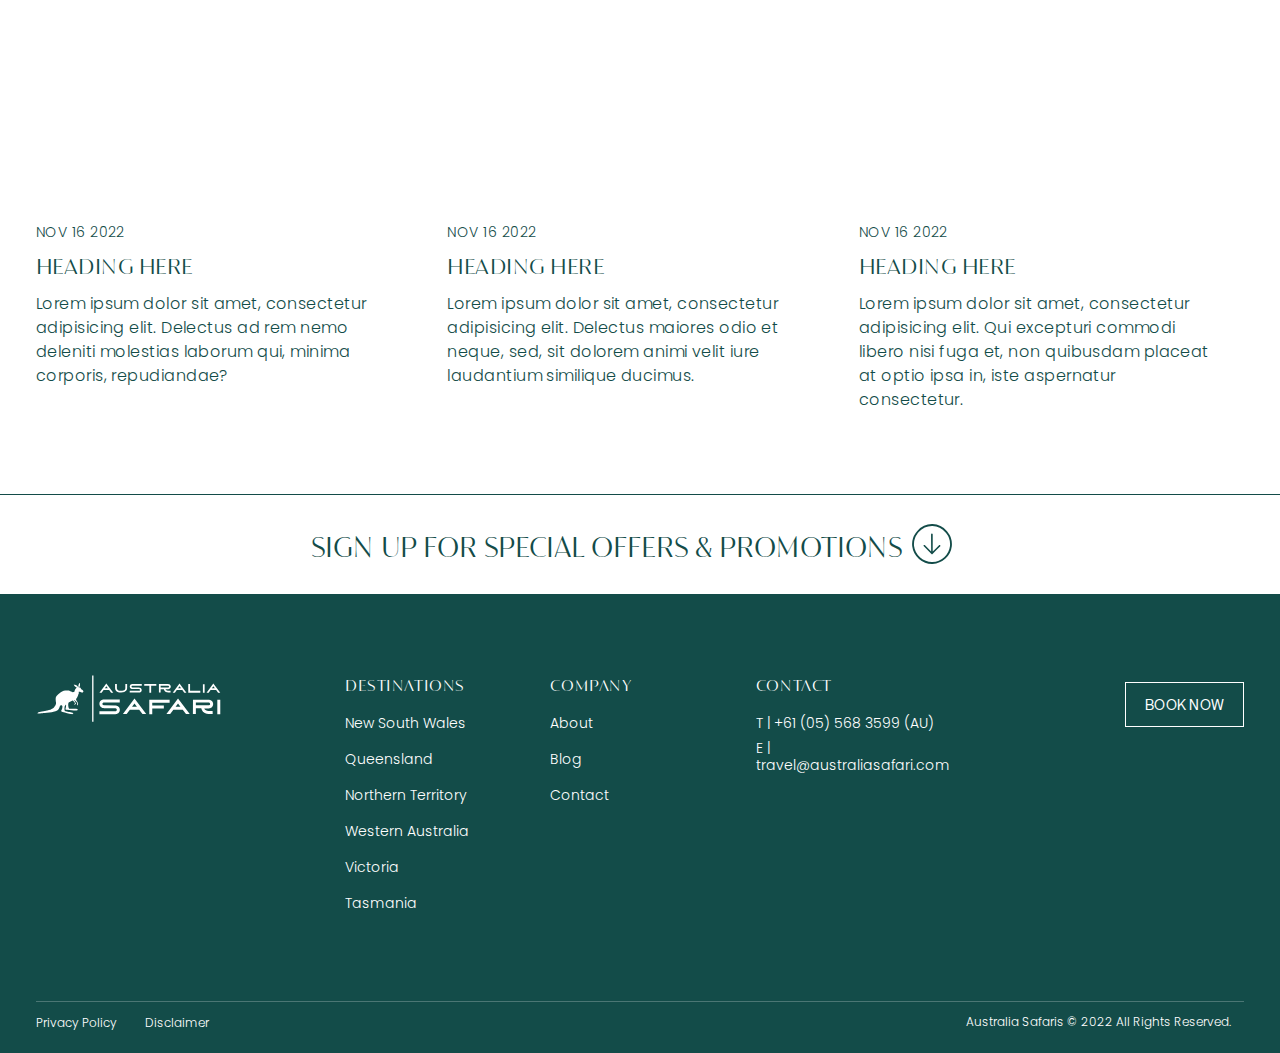
<file: blog-single.html>
<!DOCTYPE html>
<html lang="zxx">

<head>
    <meta charset="utf-8">
    <meta name="viewport" content="width=device-width">
    <meta name="format-detection" content="telephone=no">
    <title>Australia Safari | Blog Post</title>
    
    <link rel="preconnect" href="https://fonts.googleapis.com">
    <link rel="preconnect" href="https://fonts.gstatic.com" crossorigin>
    <link href="https://fonts.googleapis.com/css2?family=Nanum+Myeongjo:wght@400;700;800&family=Poppins:wght@300;400&family=Source+Serif+Pro:wght@400;600;700&display=swap" rel="stylesheet">
    <link rel="icon" sizes="100x100" href="assets/svgs/favicon.svg">
    <link rel="stylesheet" href="assets/css/slick.css">
    <link rel="stylesheet" href="assets/css/slick-theme.css">
    <link type="text/css" rel="stylesheet" href="assets/css/splitting.css">
    <link type="text/css" rel="stylesheet" href="assets/css/style.css">
</head>

<body>
    <main class="main-wrap">
       
        <!--  Beginning header section -->
            <header class="header-wrap">
                <div class="common-wrap clear">
                    <div class="header-inner">
                        <div class="logo-wrap">
                            <div class="main-logo">
                                <a href="index.html">
                                    <img src="assets/svgs/main-logo.svg" alt="logo">
                                </a>
                            </div>
                        </div>
                        <div class="header-btn-wrap">
                            <div class="menu">
                                <a href="#">MENU</a>
                                <div></div>
                            </div>
                            <div class="header-btn">
                                <a href="#">PLAN A TRIP</a>
                            </div>
                        </div>
                        <div class="nav-wrap">
                            <div class="menu-close"></div>
                            <div class="menu-content-wrap">
                                <div class="common-wrap clear">
                                    <div class="menu-content-inner">
                                        <div class="menu-left-content">
                                            <ul>
                                                <li><a href="destination-queensland.html">New South Wales</a></li>
                                                <li><a href="destination-queensland.html">Queensland</a></li>
                                                <li><a href="destination-queensland.html">Northern Territory</a></li>
                                                <li><a href="destination-queensland.html">Western Australia</a></li>
                                                <li><a href="destination-queensland.html">Victoria</a></li>
                                                <li><a href="destination-queensland.html">Tasmania</a></li>
                                            </ul>
                                            <div class="find-us desk">
                                                <h6>FIND US</h6>
                                                <address>Mermaid Beach Queensland 4218 Australia</address>
                                            </div>
                                        </div>
                                        <div class="menu-right-content">
                                            <ul>
                                                <li><a href="about.html">About</a></li>
                                                <li><a href="blog.html">Blog</a></li>
                                                <li><a href="contact.html">Contact</a></li>
                                            </ul>
                                            <div class="find-us mobi">
                                                <h6>FIND US</h6>
                                                <address>Mermaid Beach Queensland 4218 Australia</address>
                                            </div>
                                            <div class="contact">
                                                <h6>CONTACT</h6>
                                                <a href="tel:+61(05)5683599(AU)">T  | +61 (05) 568 3599  (AU)</a>
                                                <a href="mailto:travel@australiasafari.com">E | travel@australiasafari.com</a>
                                            </div>
                                        </div>
                                    </div>
                                </div>
                            </div>
                        </div>

                    </div>
                </div>
            </header>
            <!-- //End header section -->
        
        <!-- Beginning main content section -->
        <div class="section main-content-wrap blog-post">
            <!-- Hero section Beginning -->
            <div class="section hero-wrap">
                <div class="hero-thumb">
                    <figure>
                        <img src="assets/img/blog-post/kangaroos-playing-@2x.jpg" alt="kangaroos-playing">
                    </figure>
                </div>
            </div>
            <!-- Hero section End -->

            <!-- experiences-section Beginning -->
            <div class="section experiences-section">
                <div class="common-wrap clear">
                    <div class="experiences-inner">
                        <div class="experiences-icon-wrap">
                            <div class="experiences-icon-content">
                                <dfn>Jan 1 2022</dfn>
                                <ul>
                                    <li><a href="#"><img src="assets/svgs/blog-post/facebook.svg" alt=""></a></li>
                                    <li><a href="#"><img src="assets/svgs/blog-post/twitter.svg" alt=""></a></li>
                                    <li><a href="#"><img src="assets/svgs/blog-post/in.svg" alt=""></a></li>
                                </ul>
                            </div>
                        </div>
                        <div class="experiences-content">
                            <h2 class="split-heading">Lorem ipsum dolor sit amet, consectetur adipisicing elit. Vitae, aliquam.</h2>
                            <div class="post-item">
                                <p class="split-heading">Lorem ipsum dolor sit amet, consectetur adipisicing elit. Porro quidem, esse tenetur, in totam nisi quibusdam distinctio repellat rem soluta voluptatibus. Minima nesciunt voluptatem optio illum doloribus a qui modi expedita provident dolores, repudiandae fugiat alias. Eveniet sequi corrupti veniam quasi, nisi tempore commodi?</p>
                                <p class="split-heading"> Lorem ipsum dolor sit amet, consectetur adipisicing elit. Voluptas quod officia ducimus tenetur ea magnam quam possimus fugit aspernatur repudiandae soluta, recusandae voluptate maxime earum placeat laborum expedita ipsa impedit adipisci iure. Facilis, molestias perspiciatis facere reiciendis, commodi iste.</p>
                            </div>
                            <div class="post-item">
                               
                                <h4 class="split-heading">Sub heading goes here</h4>
                                <p class="split-heading">Lorem ipsum dolor sit amet, consectetur adipisicing elit. Assumenda, soluta laudantium optio minus commodi! Obcaecati cum blanditiis illum quam possimus reiciendis vero nostrum qui quaerat veniam.</p>
                            </div>
                            <div class="post-item">
                                <h4 class="mb-19 split-heading">Sub heading goes here</h4>
                                <p class="split-heading">Lorem ipsum dolor sit amet, consectetur adipisicing elit. Consequatur ex dolorum laborum odit, velit perferendis officia non doloremque assumenda maxime mollitia accusamus voluptas quasi. Tempora neque consequuntur itaque illum tenetur corporis, earum fugit distinctio est ut! Eius non molestiae aliquam impedit sunt quis officia cum laborum ad dolores? Accusamus et rerum, explicabo corrupti rem eius nam?</p>
                            </div>
                            <div class="post-item anim-el">
                                <div class="post-featured-img-inner animated-thumb">
                                    <figure>
                                        <img src="assets/img/blog-post/kangaroo-1.jpg" alt="kangaroos-playing">
                                    </figure>
                                </div>
                            </div>
                            <div class="post-item">
                                <blockquote class="split-heading">“A quote or a section from the story which you want to highlight would look like this in the design”</blockquote>
                            </div> 
                            <div class="post-item  anim-el">
                                <div class="post-featured-img-inner post-featured-img-inner-second  animated-thumb">
                                    <figure>
                                        <img src="assets/img/blog-post/kangaroo-2.jpg" alt="kangaroos-playing">
                                    </figure>
                                </div>
                            </div>
                            <div class="post-item">
                                <h4 class="split-heading">Sub heading goes here</h4>
                                <p class="split-heading">Lorem ipsum dolor sit amet, consectetur adipisicing elit. Illum nisi molestias enim repellendus, cupiditate consequatur ex nulla esse quis odit necessitatibus, unde hic qui maiores aliquid alias laborum saepe. Labore optio, amet earum perferendis, doloribus quae veritatis tenetur, quia totam, laudantium quibusdam distinctio! Perspiciatis fugiat consectetur explicabo praesentium blanditiis aliquam tempora nisi ad ipsam, ipsa.</p>
                                <p class="split-heading">Lorem ipsum dolor sit amet, consectetur adipisicing elit. Culpa in, exercitationem, vel molestias tempora asperiores quos hic aspernatur doloremque totam tenetur incidunt.</p>
                            </div>
                            <div class="post-item">
                                <div class="post-featured-img-wrap">
                                    <a href="blog-single.html" class="post-featured-img anim-el">
                                        <div class="post-featured-img-inner animated-thumb">
                                            <figure>
                                                <img src="assets/img/blog-post/kangaroo-3.jpg" alt="kangaroos-playing">
                                            </figure>
                                       </div>
                                        <div class="heading-goes-here-thumb-content">
                                            <dfn class="split-heading">heading goes here</dfn>
                                        </div>
                                    </a>
                                    <a href="blog-single.html" class="post-featured-img anim-el">
                                        <div class="post-featured-img-inner animated-thumb">
                                            <figure>
                                                <img src="assets/img/blog-post/kangaroo-4.jpg" alt="kangaroos-playing">
                                            </figure>
                                        </div>
                                        <div class="heading-goes-here-thumb-content">
                                            <dfn class="split-heading">heading goes here</dfn>
                                        </div>
                                    </a>
                                </div>
                                <p class="split-heading">Lorem ipsum dolor sit amet, consectetur adipisicing elit. Illum nisi molestias enim repellendus, cupiditate consequatur ex nulla esse quis odit necessitatibus, unde hic qui maiores aliquid alias laborum saepe. Labore optio, amet earum perferendis, doloribus quae veritatis tenetur, quia totam, laudantium quibusdam distinctio! Perspiciatis fugiat consectetur explicabo praesentium blanditiis aliquam tempora nisi ad ipsam, ipsa.</p>

                                <p class="split-heading">Lorem ipsum dolor sit amet, consectetur adipisicing elit. Illum nisi molestias enim repellendus, cupiditate consequatur ex nulla esse quis odit necessitatibus, unde hic qui maiores aliquid alias laborum saepe. Labore optio, amet earum perferendis, doloribus quae veritatis tenetur, quia totam, laudantium quibusdam distinctio! Perspiciatis fugiat consectetur explicabo praesentium blanditiis aliquam tempora nisi ad ipsam, ipsa.</p>
                            </div>
                        </div>
                    </div>
                </div>
            </div>
            <!-- experiences-section End -->

            <!--  Beginning heading-here -->
            <div class="section heading-here-section">
                <div class="common-wrap clear">
                    <div class="heading-here-main">
                        <div class="package-main-content">
                            <div class="heading-content">
                                <img src="assets/svgs/wheel-black.svg" alt="">
                                <h5>Blog</h5>
                            </div>
                            <h2 class="split-heading">Related Posts</h2>
                        </div>
                        <div class="heading-item-wrap">
                            <div class="heading-item anim-el hoverd-thumb">
                                <a href="blog-single.html" class="heading-item-thumb animated-thumb">
                                    <figure>
                                        <img src="assets/img/blog-post/opera-house.jpg" alt="Destination-img">
                                    </figure>
                                </a>
                                <div class="heading-item-content">
                                    <dfn>Nov 16 2022</dfn>
                                    <a href="blog-single.html">Heading Here</a>
                                    <p>Lorem ipsum dolor sit amet, consectetur adipisicing elit. Delectus ad rem nemo deleniti molestias laborum qui, minima corporis, repudiandae? </p>
                                </div>
                            </div>
                            <div class="heading-item anim-el hoverd-thumb">
                                <a href="blog-single.html" class="heading-item-thumb animated-thumb">
                                    <figure>
                                        <img src="assets/img/blog-post/red-mountain.jpg" alt="Destination-img">
                                    </figure>
                                </a>
                                <div class="heading-item-content">
                                    <dfn>Nov 16 2022</dfn>
                                    <a href="blog-single.html">Heading Here</a>
                                    <p>Lorem ipsum dolor sit amet, consectetur adipisicing elit. Delectus maiores odio et neque, sed, sit dolorem animi velit iure laudantium similique ducimus.</p>
                                </div>
                            </div>
                            <div class="heading-item anim-el hoverd-thumb">
                                <a href="blog-single.html" class="heading-item-thumb animated-thumb">
                                    <figure>
                                        <img src="assets/img/blog-post/sea-beach.jpg" alt="Destination-img">
                                    </figure>
                                </a>
                                <div class="heading-item-content">
                                    <dfn>Nov 16 2022</dfn>
                                    <a href="blog-single.html">Heading Here</a>
                                    <p>Lorem ipsum dolor sit amet, consectetur adipisicing elit. Qui excepturi commodi libero nisi fuga et, non quibusdam placeat at optio ipsa in, iste aspernatur consectetur.</p>
                                </div>
                            </div>
                        </div>
                        <div class="heading-here-btn mobi">
                        <a href="#" class="btn small btn-white"><span>VIEW MORE</span></a>
                        </div>
                    </div>
                </div>
            </div>
            <!-- End heading-here -->

            <!-- Beginning cta section -->
            <div class="section cta-wrap">
                <div class="cta-trigger">
                    <div class="common-wrap clear">
                        <a href="#">Sign up for special offers &amp; promotions</a>
                    </div>
                </div>
                <div class="cta-content-wrap">
                    <div class="common-wrap clear">
                        <div class="cta-inner-content-wrap">
                            <p>Subscribe to our newsletter and never miss out on amazing specials and promotions to experience your favourite journeys in the best destinations. Lorem ipsum copy.</p>
                            <div class="cta-form-wrap">
                                <form action="#" method="POST">
                                    <div class="cta-form-inner-wrap">
                                        <div class="input-row">
                                            <div class="input-col">
                                                <label>Name*</label>
                                                <input type="text">
                                            </div>
                                            <div class="input-col">
                                                <label>Email*</label>
                                                <input type="text">
                                            </div>
                                        </div>
                                        <div class="submit-btn btn btn-white">
                                            <input type="submit" value="submit">
                                        </div>
                                    </div>
                                </form>
                            </div>
                        </div>
                    </div>
                </div>
            </div>
            <!-- End cta section --> 
            
        </div>
        <!-- End main content section -->

        <!-- Beginning footer section-->
            <footer class="main-footer-section">
                <div class="common-wrap clear">
                    <div class="footer-wrap">
                        <div class="footer-widget-wrap">
                            <div class="footer-widget footer-logo-wrap">
                                <a href="#"><img src="assets/svgs/main-logo.svg" alt="main-logo"></a>
                            </div>
                            <div class="footer-widget">
                                <h6>Destinations</h6>
                                <ul>
                                    <li><a href="destination-queensland.html">New South Wales</a></li>
                                    <li><a href="destination-queensland.html">Queensland</a></li>
                                    <li><a href="destination-queensland.html">Northern Territory</a></li>
                                    <li><a href="destination-queensland.html">Western Australia</a></li>
                                    <li><a href="destination-queensland.html">Victoria</a></li>
                                    <li><a href="destination-queensland.html">Tasmania</a></li>
                                </ul>
                            </div>
                            <div class="footer-widget">
                                <h6>Company</h6>
                                <ul>
                                    <li><a href="about.html">About</a></li>
                                    <li><a href="blog.html">Blog</a></li>
                                    <li><a href="contact.html">Contact</a></li>
                                </ul>
                            </div>
                            <div class="footer-widget footer-contact">
                                <h6>CONTACT</h6>
                                <ul>
                                    <li><a href="tel:+27(21)2763680">T | +61 (05) 568 3599  (AU)</a></li>
                                    <li><a href="mailto:travel@australiasafari.com">E | travel@australiasafari.com</a></li>
                                </ul>
                            </div>
                            <div class="footer-widget footer-btn">
                                <a href="#" class="btn btn-green"><span>Book Now</span></a>
                            </div>
                        </div>
                        <div class="footer-bottom">
                            <div class="footer-nav">
                                <ul>
                                    <li><a href="#">Privacy Policy</a></li>
                                    <li><a href="#">Disclaimer</a></li>
                                </ul>
                            </div>
                            <div class="footer-copyright">
                                <p>Australia Safaris © 2022 All Rights Reserved.</p>
                            </div>
                        </div>
                    </div>
                </div>
            </footer>
            <!-- //End main footer section -->
    </main>
    <script src="assets/js/jquery-3.5.1.min.js"></script>
    <script src="assets/js/slick.min.js"></script>
    <script src="assets/js/anim.js"></script>
    <script src="assets/js/is_inview.js"></script>
    <script src="assets/js/splitting.min.js"></script>
    <script src="assets/js/common-scripts.js" defer></script>
</body>

</html>
</file>
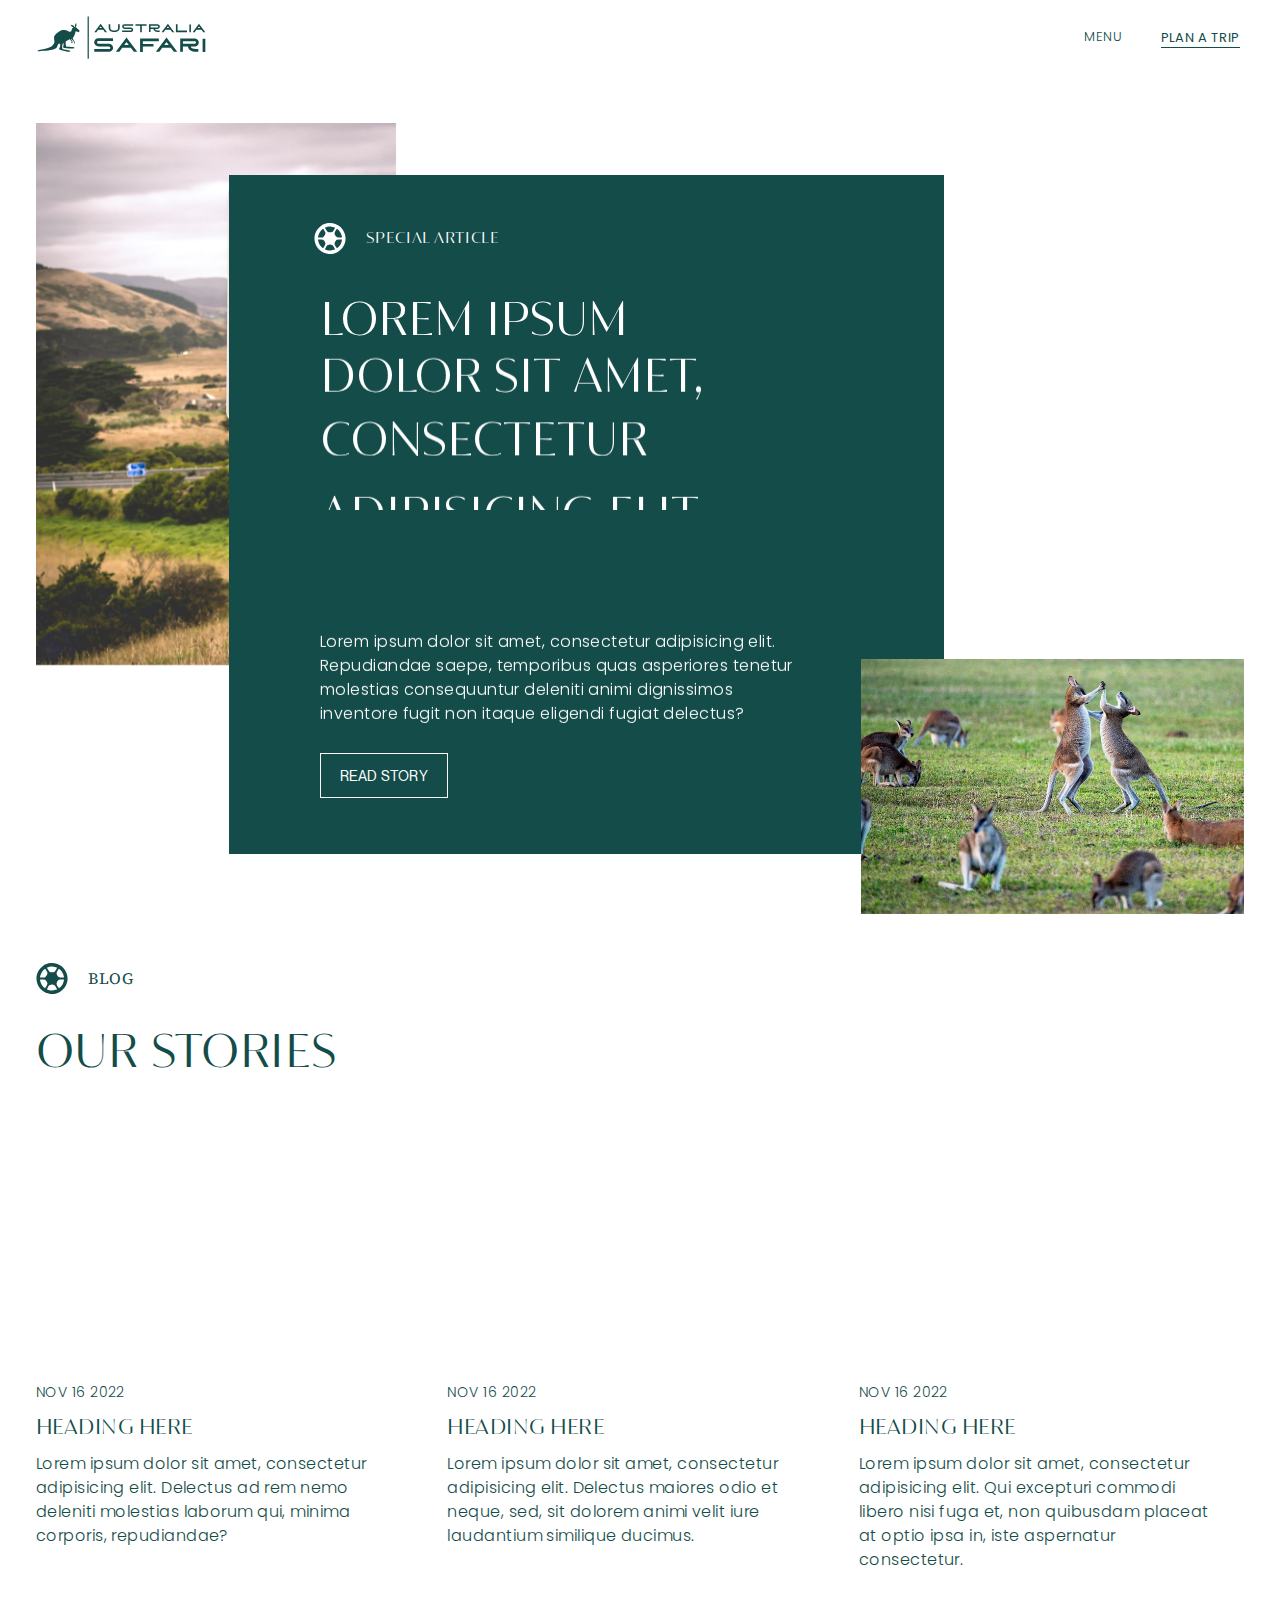
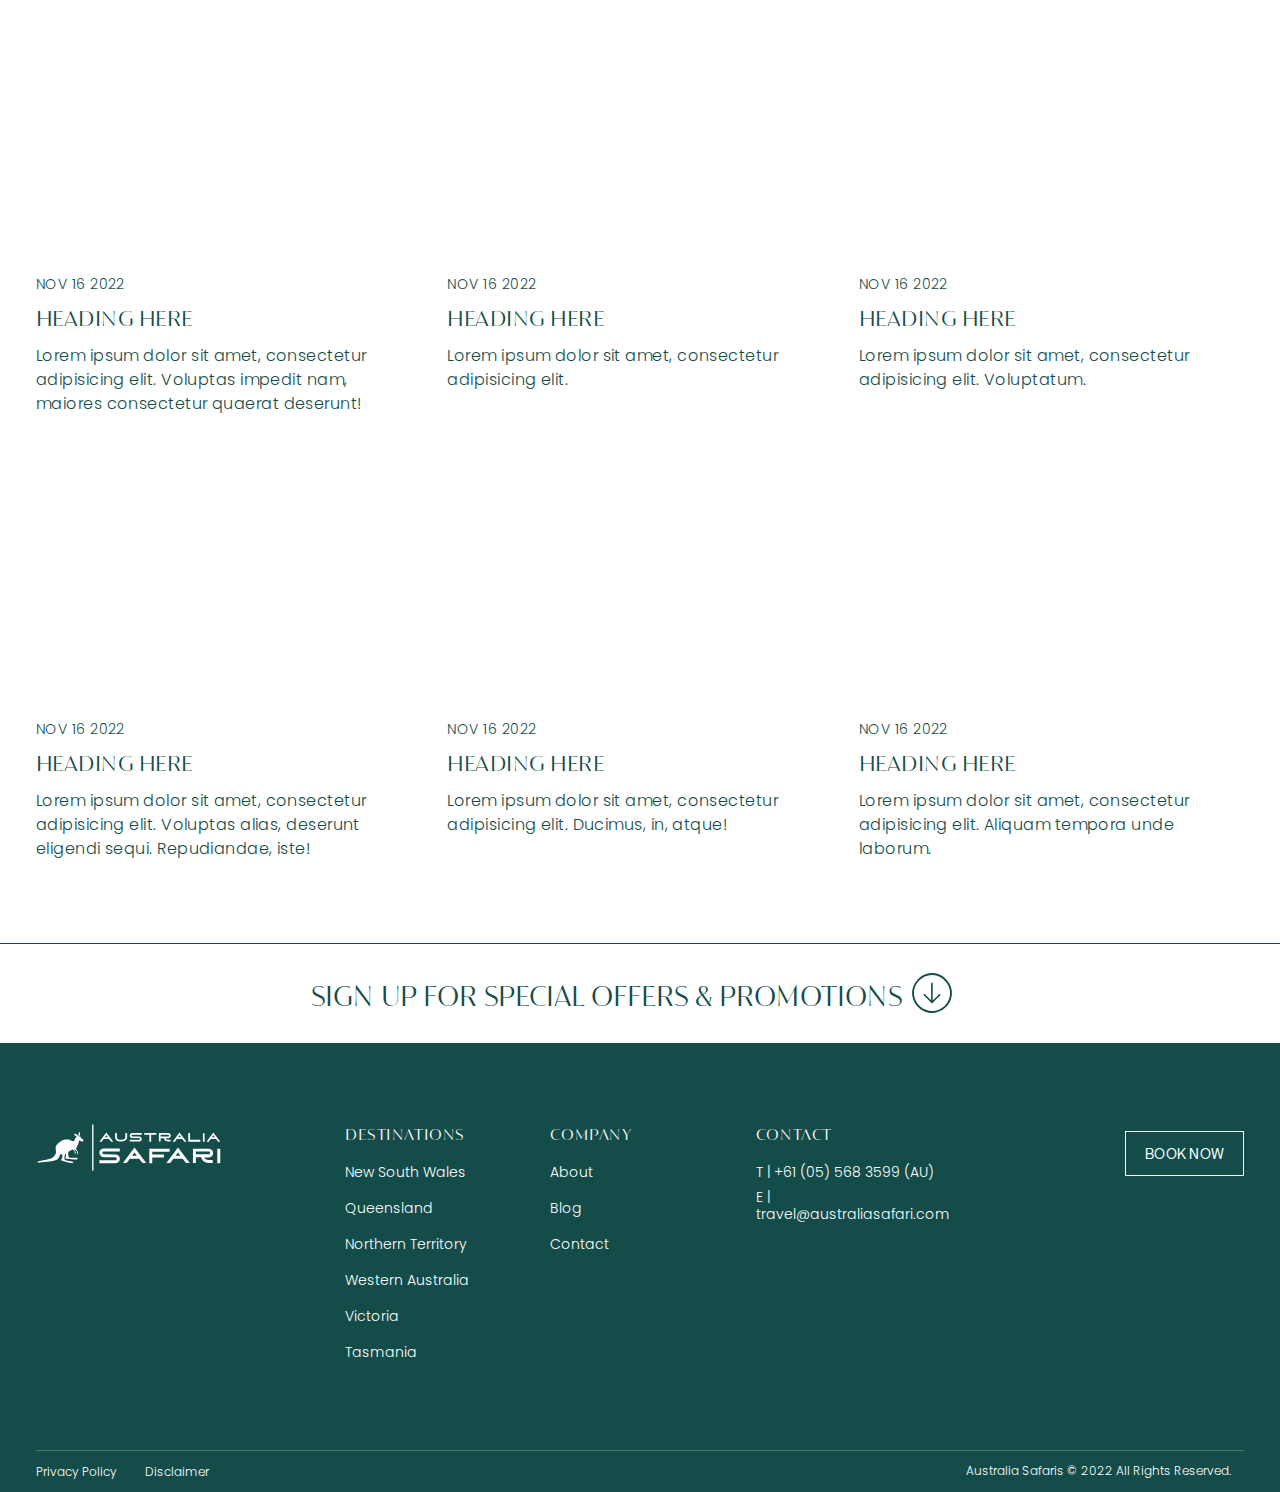
<file: blog.html>
<!DOCTYPE html>
<html lang="zxx">

<head>
    <meta charset="utf-8">
    <meta name="viewport" content="width=device-width">
    <meta name="format-detection" content="telephone=no">
    <title>Australia Safari | Blog Summary</title>
    
    <link rel="preconnect" href="https://fonts.googleapis.com">
    <link rel="preconnect" href="https://fonts.gstatic.com" crossorigin>
    <link href="https://fonts.googleapis.com/css2?family=Nanum+Myeongjo:wght@400;700;800&family=Poppins:wght@300;400&family=Source+Serif+Pro:wght@400;600;700&display=swap" rel="stylesheet">
    <link rel="icon" sizes="100x100" href="assets/svgs/favicon.svg">
    <link rel="stylesheet" href="assets/css/slick.css">
    <link rel="stylesheet" href="assets/css/slick-theme.css">
    <link type="text/css" rel="stylesheet" href="assets/css/splitting.css">
    <link type="text/css" rel="stylesheet" href="assets/css/style.css">
</head>

<body>
    <main class="main-wrap">
        <!--  Beginning header section -->
            <header class="header-wrap">
                <div class="common-wrap clear">
                    <div class="header-inner">
                        <div class="logo-wrap">
                            <div class="main-logo">
                                <a href="index.html">
                                    <img src="assets/svgs/main-logo-black.svg" alt="logo">
                                </a>
                            </div>
                        </div>
                        <div class="header-btn-wrap">
                            <div class="menu">
                                <a href="#">MENU</a>
                                <div></div>
                            </div>
                            <div class="header-btn">
                                <a href="#">PLAN A TRIP</a>
                            </div>
                        </div>
                        <div class="nav-wrap">
                            <div class="menu-close"></div>
                            <div class="menu-content-wrap">
                                <div class="common-wrap clear">
                                    <div class="menu-content-inner">
                                        <div class="menu-left-content">
                                            <ul>
                                                <li><a href="destination-queensland.html">New South Wales</a></li>
                                                <li><a href="destination-queensland.html">Queensland</a></li>
                                                <li><a href="destination-queensland.html">Northern Territory</a></li>
                                                <li><a href="destination-queensland.html">Western Australia</a></li>
                                                <li><a href="destination-queensland.html">Victoria</a></li>
                                                <li><a href="destination-queensland.html">Tasmania</a></li>
                                            </ul>
                                            <div class="find-us desk">
                                                <h6>FIND US</h6>
                                                <address>Mermaid Beach Queensland 4218 Australia</address>
                                            </div>
                                        </div>
                                        <div class="menu-right-content">
                                            <ul>
                                                <li><a href="about.html">About</a></li>
                                                <li><a href="blog.html">Blog</a></li>
                                                <li><a href="contact.html">Contact</a></li>
                                            </ul>
                                            <div class="find-us mobi">
                                                <h6>FIND US</h6>
                                                <address>Mermaid Beach Queensland 4218 Australia</address>
                                            </div>
                                            <div class="contact">
                                                <h6>CONTACT</h6>
                                                <a href="tel:+61(05)5683599(AU)">T  | +61 (05) 568 3599  (AU)</a>
                                                <a href="mailto:travel@australiasafari.com">E | travel@australiasafari.com</a>
                                            </div>
                                        </div>
                                    </div>
                                </div>
                            </div>
                        </div>

                    </div>
                </div>
            </header>
            <!-- //End header section -->

        <!-- Beginning main content section -->
        <div class="main-content-wrap blog-summary section">
           
            <!-- //Discover section Beginning// -->
            <div class="discover-wrap featured-special section">
                <div class="common-wrap clear">
                    <div class="discover-main">
                        <div class="discover-left-thumb">
                            <figure>
                                <img src='assets/img/blog-post/driving-rules.jpg' alt="driving rules" />
                            </figure>
                        </div>
                        <div class="discover-main-content">
                            <div class="discover-content animated-sun">
                                <img src="assets/svgs/wheel.svg" alt="">
                                <h5>Special article</h5>
                            </div>
                            <div class="discover-main-content-inner">
                                <h2 class="split-heading">Lorem ipsum dolor sit amet, consectetur adipisicing elit. Libero, similique, sapiente.</h2>
                                <p class="split-content">Lorem ipsum dolor sit amet, consectetur adipisicing elit. Repudiandae saepe, temporibus quas asperiores tenetur molestias consequuntur deleniti animi dignissimos inventore fugit non itaque eligendi fugiat delectus?</p>
                                <div class="discover-btn">
                                    <a href="#" class="btn small btn-white"><span>Read Story</span></a>
                                </div>
                            </div>
                        </div>
                        <div class="discover-thumbs-wrap anim-el">
                            <div class="discover-right-thumb animated-thumb">
                                <figure>
                                    <img src='assets/img/blog-post/kangaroos-playing.jpg' alt=""/>
                                </figure>
                            </div>
                        </div>
                    </div>
                </div>
            </div>
            <!-- //Discover section End// -->
            <!-- Beginning heading-here -->
            <div class="heading-here-section section">
                <div class="common-wrap clear">
                    <div class="heading-here-main">
                        <div class="package-main-content">
                            <div class="heading-content">
                                <img src="assets/svgs/wheel-black.svg" alt="">
                                <h5>Blog</h5>
                            </div>
                            <h2>Our stories</h2>
                        </div>
                        <div class="heading-item-wrap">
                            <div class="heading-item anim-el hoverd-thumb">
                                <a href="blog-single.html" class="heading-item-thumb animated-thumb">
                                    <figure>
                                        <img src="assets/img/blog-post/opera-house.jpg" alt="Destination-img">
                                    </figure>
                                </a>
                                <div class="heading-item-content">
                                    <dfn>Nov 16 2022</dfn>
                                    <a href="blog-single.html">Heading Here</a>
                                    <p>Lorem ipsum dolor sit amet, consectetur adipisicing elit. Delectus ad rem nemo deleniti molestias laborum qui, minima corporis, repudiandae? </p>
                                </div>
                            </div>
                            <div class="heading-item anim-el hoverd-thumb">
                                <a href="blog-single.html" class="heading-item-thumb animated-thumb">
                                    <figure>
                                        <img src="assets/img/blog-post/red-mountain.jpg" alt="Destination-img">
                                    </figure>
                                </a>
                                <div class="heading-item-content">
                                    <dfn>Nov 16 2022</dfn>
                                    <a href="blog-single.html">Heading Here</a>
                                    <p>Lorem ipsum dolor sit amet, consectetur adipisicing elit. Delectus maiores odio et neque, sed, sit dolorem animi velit iure laudantium similique ducimus.</p>
                                </div>
                            </div>
                            <div class="heading-item anim-el hoverd-thumb">
                                <a href="blog-single.html" class="heading-item-thumb animated-thumb">
                                    <figure>
                                        <img src="assets/img/blog-post/sea-beach.jpg" alt="Destination-img">
                                    </figure>
                                </a>
                                <div class="heading-item-content">
                                    <dfn>Nov 16 2022</dfn>
                                    <a href="blog-single.html">Heading Here</a>
                                    <p>Lorem ipsum dolor sit amet, consectetur adipisicing elit. Qui excepturi commodi libero nisi fuga et, non quibusdam placeat at optio ipsa in, iste aspernatur consectetur.</p>
                                </div>
                            </div>
                            <div class="heading-item anim-el hoverd-thumb">
                                <a href="blog-single.html" class="heading-item-thumb animated-thumb">
                                    <figure>
                                        <img src="assets/img/blog-post/birds-with-child.jpg" alt="Destination-img">
                                    </figure>
                                </a>
                                <div class="heading-item-content">
                                    <dfn>Nov 16 2022</dfn>
                                    <a href="blog-single.html">Heading Here</a>
                                    <p>Lorem ipsum dolor sit amet, consectetur adipisicing elit. Voluptas impedit nam, maiores consectetur quaerat deserunt!</p>
                                </div>
                            </div>
                            <div class="heading-item anim-el hoverd-thumb">
                                <a href="blog-single.html" class="heading-item-thumb animated-thumb">
                                    <figure>
                                        <img src="assets/img/blog-post/mountain.jpg" alt="Destination-img">
                                    </figure>
                                </a>
                                <div class="heading-item-content">
                                    <dfn>Nov 16 2022</dfn>
                                    <a href="blog-single.html">Heading Here</a>
                                    <p>Lorem ipsum dolor sit amet, consectetur adipisicing elit.</p>
                                </div>
                            </div>
                            <div class="heading-item anim-el hoverd-thumb">
                                <a href="blog-single.html" class="heading-item-thumb animated-thumb">
                                    <figure>
                                        <img src="assets/img/blog-post/lion.jpg" alt="Destination-img">
                                    </figure>
                                </a>
                                <div class="heading-item-content">
                                    <dfn>Nov 16 2022</dfn>
                                    <a href="blog-single.html">Heading Here</a>
                                    <p>Lorem ipsum dolor sit amet, consectetur adipisicing elit. Voluptatum.</p>
                                </div>
                            </div>
                            <div class="heading-item anim-el hoverd-thumb">
                                <a href="blog-single.html" class="heading-item-thumb animated-thumb">
                                    <figure>
                                        <img src="assets/img/blog-post/open-filed.jpg" alt="Destination-img">
                                    </figure>
                                </a>
                                <div class="heading-item-content">
                                    <dfn>Nov 16 2022</dfn>
                                    <a href="blog-single.html">Heading Here</a>
                                    <p>Lorem ipsum dolor sit amet, consectetur adipisicing elit. Voluptas alias, deserunt eligendi sequi. Repudiandae, iste!</p>
                                </div>
                            </div>
                            <div class="heading-item anim-el hoverd-thumb">
                                <a href="blog-single.html" class="heading-item-thumb animated-thumb">
                                    <figure>
                                        <img src="assets/img/blog-post/boats-in-river.jpg" alt="Destination-img">
                                    </figure>
                                </a>
                                <div class="heading-item-content">
                                    <dfn>Nov 16 2022</dfn>
                                    <a href="blog-single.html">Heading Here</a>
                                    <p>Lorem ipsum dolor sit amet, consectetur adipisicing elit. Ducimus, in, atque!</p>
                                </div>
                            </div>
                            <div class="heading-item anim-el hoverd-thumb">
                                <a href="blog-single.html" class="heading-item-thumb animated-thumb">
                                    <figure>
                                        <img src="assets/img/blog-post/surfing.jpg" alt="Destination-img">
                                    </figure>
                                </a>
                                <div class="heading-item-content">
                                    <dfn>Nov 16 2022</dfn>
                                    <a href="blog-single.html">Heading Here</a>
                                    <p>Lorem ipsum dolor sit amet, consectetur adipisicing elit. Aliquam tempora unde laborum.</p>
                                </div>
                            </div>
                        </div>
                    </div>
                </div>
            </div>
            <!-- End heading-here -->

            <!-- Beginning cta section -->
            <div class="cta-wrap section">
                <div class="cta-trigger">
                    <div class="common-wrap clear">
                        <a href="#">Sign up for special offers &amp; promotions</a>
                    </div>
                </div>
                <div class="cta-content-wrap">
                    <div class="common-wrap clear">
                        <div class="cta-inner-content-wrap">
                            <p>Subscribe to our newsletter and never miss out on amazing specials and promotions to experience your favourite journeys in the best destinations. Lorem ipsum copy.</p>
                            <div class="cta-form-wrap">
                                <form action="#" method="POST">
                                    <div class="cta-form-inner-wrap">
                                        <div class="input-row">
                                            <div class="input-col">
                                                <label>Name*</label>
                                                <input type="text">
                                            </div>
                                            <div class="input-col">
                                                <label>Email*</label>
                                                <input type="text">
                                            </div>
                                        </div>
                                        <div class="submit-btn btn btn-white">
                                            <input type="submit" value="submit">
                                        </div>
                                    </div>
                                </form>
                            </div>
                        </div>
                    </div>
                </div>
            </div>
            <!-- End cta section -->  
        </div>
        <!-- End main content section -->
        <!-- Beginning footer section-->
            <footer class="main-footer-section">
                <div class="common-wrap clear">
                    <div class="footer-wrap">
                        <div class="footer-widget-wrap">
                            <div class="footer-widget footer-logo-wrap">
                                <a href="#"><img src="assets/svgs/main-logo.svg" alt="main-logo"></a>
                            </div>
                            <div class="footer-widget">
                                <h6>Destinations</h6>
                                <ul>
                                    <li><a href="destination-queensland.html">New South Wales</a></li>
                                    <li><a href="destination-queensland.html">Queensland</a></li>
                                    <li><a href="destination-queensland.html">Northern Territory</a></li>
                                    <li><a href="destination-queensland.html">Western Australia</a></li>
                                    <li><a href="destination-queensland.html">Victoria</a></li>
                                    <li><a href="destination-queensland.html">Tasmania</a></li>
                                </ul>
                            </div>
                            <div class="footer-widget">
                                <h6>Company</h6>
                                <ul>
                                    <li><a href="about.html">About</a></li>
                                    <li><a href="blog.html">Blog</a></li>
                                    <li><a href="contact.html">Contact</a></li>
                                </ul>
                            </div>
                            <div class="footer-widget footer-contact">
                                <h6>CONTACT</h6>
                                <ul>
                                    <li><a href="tel:+27(21)2763680">T | +61 (05) 568 3599  (AU)</a></li>
                                    <li><a href="mailto:travel@australiasafari.com">E | travel@australiasafari.com</a></li>
                                </ul>
                            </div>
                            <div class="footer-widget footer-btn">
                                <a href="#" class="btn btn-green"><span>Book Now</span></a>
                            </div>
                        </div>
                        <div class="footer-bottom">
                            <div class="footer-nav">
                                <ul>
                                    <li><a href="#">Privacy Policy</a></li>
                                    <li><a href="#">Disclaimer</a></li>
                                </ul>
                            </div>
                            <div class="footer-copyright">
                                <p>Australia Safaris © 2022 All Rights Reserved.</p>
                            </div>
                        </div>
                    </div>
                </div>
            </footer>
            <!-- //End main footer section -->
    </main>
    
    <script src="assets/js/jquery-3.5.1.min.js"></script>
    <script src="assets/js/slick.min.js"></script>
    <script src="assets/js/anim.js"></script>
    <script src="assets/js/is_inview.js"></script>
    <script src="assets/js/splitting.min.js"></script>
    <script src="assets/js/common-scripts.js" defer></script>
</body>

</html>
</file>
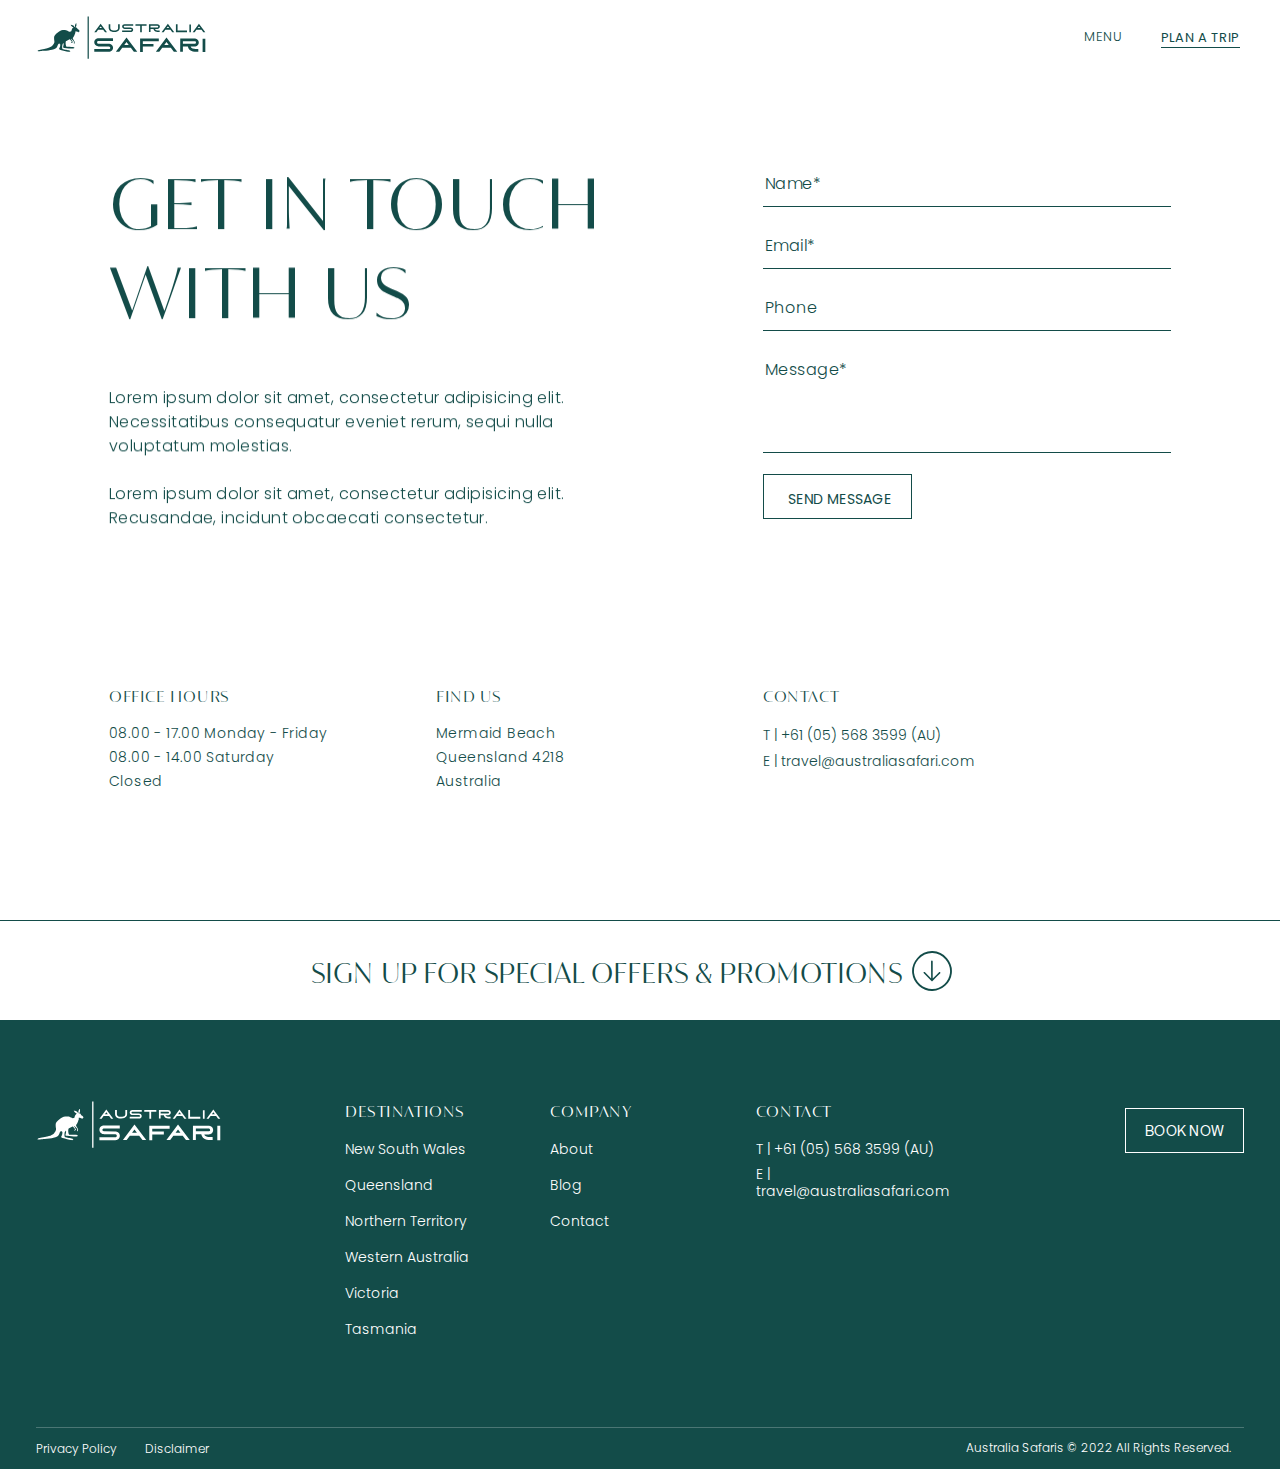
<file: contact.html>
<!DOCTYPE html>
<html lang="en">
    <head>
        <meta charset="utf-8">
        <meta name="viewport" content="width=device-width">
        <meta name="format-detection" content="telephone=no">
        <title>Australia Safari | Contact</title>

        <link rel="preconnect" href="https://fonts.googleapis.com">
        <link rel="preconnect" href="https://fonts.gstatic.com" crossorigin>
        <link href="https://fonts.googleapis.com/css2?family=Nanum+Myeongjo:wght@400;700;800&family=Poppins:wght@300;400&family=Source+Serif+Pro:wght@400;600;700&display=swap" rel="stylesheet">
        <link rel="icon" sizes="100x100" href="assets/svgs/favicon.svg">
        <link rel="stylesheet" href="assets/css/slick.css">
        <link rel="stylesheet" href="assets/css/slick-theme.css">
        <link type="text/css" rel="stylesheet" href="assets/css/style.css">
    </head>

    <body>
       
    
        <main class="main-wrap">
            
            <!--  Beginning header section -->
            <header class="header-wrap">
                <div class="common-wrap clear">
                    <div class="header-inner">
                        <div class="logo-wrap">
                            <div class="main-logo">
                                <a href="index.html">
                                    <img src="assets/svgs/main-logo-black.svg" alt="logo">
                                </a>
                            </div>
                        </div>
                        <div class="header-btn-wrap">
                            <div class="menu">
                                <a href="#">MENU</a>
                                <div></div>
                            </div>
                            <div class="header-btn">
                                <a href="#">PLAN A TRIP</a>
                            </div>
                        </div>
                        <div class="nav-wrap">
                            <div class="menu-close"></div>
                            <div class="menu-content-wrap">
                                <div class="common-wrap clear">
                                    <div class="menu-content-inner">
                                        <div class="menu-left-content">
                                            <ul>
                                                <li><a href="destination-queensland.html">New South Wales</a></li>
                                                <li><a href="destination-queensland.html">Queensland</a></li>
                                                <li><a href="destination-queensland.html">Northern Territory</a></li>
                                                <li><a href="destination-queensland.html">Western Australia</a></li>
                                                <li><a href="destination-queensland.html">Victoria</a></li>
                                                <li><a href="destination-queensland.html">Tasmania</a></li>
                                            </ul>
                                            <div class="find-us desk">
                                                <h6>FIND US</h6>
                                                <address>Mermaid Beach Queensland 4218 Australia</address>
                                            </div>
                                        </div>
                                        <div class="menu-right-content">
                                            <ul>
                                                <li><a href="about.html">About</a></li>
                                                <li><a href="blog.html">Blog</a></li>
                                                <li><a href="contact.html">Contact</a></li>
                                            </ul>
                                            <div class="find-us mobi">
                                                <h6>FIND US</h6>
                                                <address>Mermaid Beach Queensland 4218 Australia</address>
                                            </div>
                                            <div class="contact">
                                                <h6>CONTACT</h6>
                                                <a href="tel:+61(05)5683599(AU)">T  | +61 (05) 568 3599  (AU)</a>
                                                <a href="mailto:travel@australiasafari.com">E | travel@australiasafari.com</a>
                                            </div>
                                        </div>
                                    </div>
                                </div>
                            </div>
                        </div>

                    </div>
                </div>
            </header>
            <!-- //End header section -->
            
            <!-- Beginning main content section -->
            <div class="section main-content-wrap contact-section">
                <!-- Beginning get-in-touch section -->
                <div class="section get-in-touch-wrap">
                    <div class="common-wrap clear">
                        <div class="get-in-touch-main">
                            <div class="get-in-touch-content-wrap">
                                <h1 class="split-heading"> GET IN TOUCH WITH US </h1>
                                <p class="split-content">Lorem ipsum dolor sit amet, consectetur adipisicing elit. Necessitatibus consequatur eveniet rerum, sequi nulla voluptatum molestias.</p>
                                <p class="split-content">Lorem ipsum dolor sit amet, consectetur adipisicing elit. Recusandae, incidunt obcaecati consectetur.</p>
                            </div>
                            <div class="get-in-touch-form-wrap">
                                <form action="#" method="POST">
                                    <div class="get-in-touch-form-main" id="get-in-touch">
                                        <div class="get-in-touch-input-row">
                                            <input type="text" id="Name">
                                            <label for="Name">Name*</label>
                                        </div>
                                        <div class="get-in-touch-input-row">
                                            <input type="email" id="email">
                                            <label for="email">Email*</label>
                                        </div>
                                        <div class="get-in-touch-input-row">
                                            <input type="number" id="Phone" >
                                            <label for="Phone">Phone</label>
                                        </div>
                                        <div class="get-in-touch-input-row">
                                            <textarea id="Message"></textarea>
                                            <label for="Message">Message*</label>
                                        </div>
                                        <div class="get-in-touch-input-row get-in-touch-input-row-submit">
                                            <div class="submit-btn btn btn-white">
                                                <input type="submit" class="btn" value=" Send Message">
                                            </div>
                                        </div>
                                    </div>
                                </form>
                            </div>
                        </div>
                    </div>
                </div>
                <!-- End get-in-touch section -->

                <!-- Beginning contact-widget section -->
                <div class="section contact-widget-wrap">
                    <div class="common-wrap clear">
                        <div class="contact-widget-main">
                            <div class="contact-widget">
                                <h6>Office Hours</h6>
                                <ul>
                                    <li>08.00 - 17.00 Monday - Friday</li>
                                    <li>08.00 - 14.00 Saturday</li>
                                    <li>Closed</li>
                                </ul>
                            </div>
                            <div class="contact-widget">
                                <h6>FIND US</h6>
                                <address>Mermaid Beach <br> Queensland 4218 <br> Australia</address>
                            </div>
                            <div class="contact-widget">
                                <h6>CONTACT</h6>   
                                <ul>
                                    <li><a href="tel:+61(05)5683599(AU)"> T | +61 (05) 568 3599 (AU)</a></li>
                                    <li><a href="mailto:travel@australiasafari.com">E | travel@australiasafari.com</a></li>
                                </ul>
                            </div>
                        </div>
                    </div>
                </div>
                <!-- End contact-widget section -->

                <!-- Beginning cta section -->
                <div class="section cta-wrap">
                    <div class="cta-trigger">
                        <div class="common-wrap clear">
                            <a href="#">Sign up for special offers &amp; promotions</a>
                        </div>
                    </div>
                    <div class="cta-content-wrap">
                        <div class="common-wrap clear">
                            <div class="cta-inner-content-wrap">
                                <p>Subscribe to our newsletter and never miss out on amazing specials and promotions to experience your favourite journeys in the best destinations. Lorem ipsum copy.</p>
                                <div class="cta-form-wrap">
                                    <form action="#" method="POST">
                                        <div class="cta-form-inner-wrap">
                                            <div class="input-row">
                                                <div class="input-col">
                                                    <label>Name*</label>
                                                    <input type="text">
                                                </div>
                                                <div class="input-col">
                                                    <label>Email*</label>
                                                    <input type="text">
                                                </div>
                                            </div>
                                            <div class="submit-btn btn btn-white">
                                                <input type="submit" value="submit">
                                            </div>
                                        </div>
                                    </form>
                                </div>
                            </div>
                        </div>
                    </div>
                </div>
                <!-- End cta section -->  
            </div>
            <!-- //End main content section -->

            <!-- Beginning footer section-->
            <footer class="main-footer-section">
                <div class="common-wrap clear">
                    <div class="footer-wrap">
                        <div class="footer-widget-wrap">
                            <div class="footer-widget footer-logo-wrap">
                                <a href="#"><img src="assets/svgs/main-logo.svg" alt="main-logo"></a>
                            </div>
                            <div class="footer-widget">
                                <h6>Destinations</h6>
                                <ul>
                                    <li><a href="destination-queensland.html">New South Wales</a></li>
                                    <li><a href="destination-queensland.html">Queensland</a></li>
                                    <li><a href="destination-queensland.html">Northern Territory</a></li>
                                    <li><a href="destination-queensland.html">Western Australia</a></li>
                                    <li><a href="destination-queensland.html">Victoria</a></li>
                                    <li><a href="destination-queensland.html">Tasmania</a></li>
                                </ul>
                            </div>
                            <div class="footer-widget">
                                <h6>Company</h6>
                                <ul>
                                    <li><a href="about.html">About</a></li>
                                    <li><a href="blog.html">Blog</a></li>
                                    <li><a href="contact.html">Contact</a></li>
                                </ul>
                            </div>
                            <div class="footer-widget footer-contact">
                                <h6>CONTACT</h6>
                                <ul>
                                    <li><a href="tel:+27(21)2763680">T | +61 (05) 568 3599  (AU)</a></li>
                                    <li><a href="mailto:travel@australiasafari.com">E | travel@australiasafari.com</a></li>
                                </ul>
                            </div>
                            <div class="footer-widget footer-btn">
                                <a href="#" class="btn btn-green"><span>Book Now</span></a>
                            </div>
                        </div>
                        <div class="footer-bottom">
                            <div class="footer-nav">
                                <ul>
                                    <li><a href="#">Privacy Policy</a></li>
                                    <li><a href="#">Disclaimer</a></li>
                                </ul>
                            </div>
                            <div class="footer-copyright">
                                <p>Australia Safaris © 2022 All Rights Reserved.</p>
                            </div>
                        </div>
                    </div>
                </div>
            </footer>
            <!-- //End main footer section -->
        </main>

        <script src="assets/js/jquery-3.5.1.min.js"></script>
        <script src="assets/js/slick.min.js"></script>
        <script src="assets/js/anim.js"></script> 					
        <script src="assets/js/is_inview.js"></script>
        <script src="assets/js/splitting.min.js"></script>
        <script src="assets/js/common-scripts.js" defer></script>
    </body>
</html>
</file>
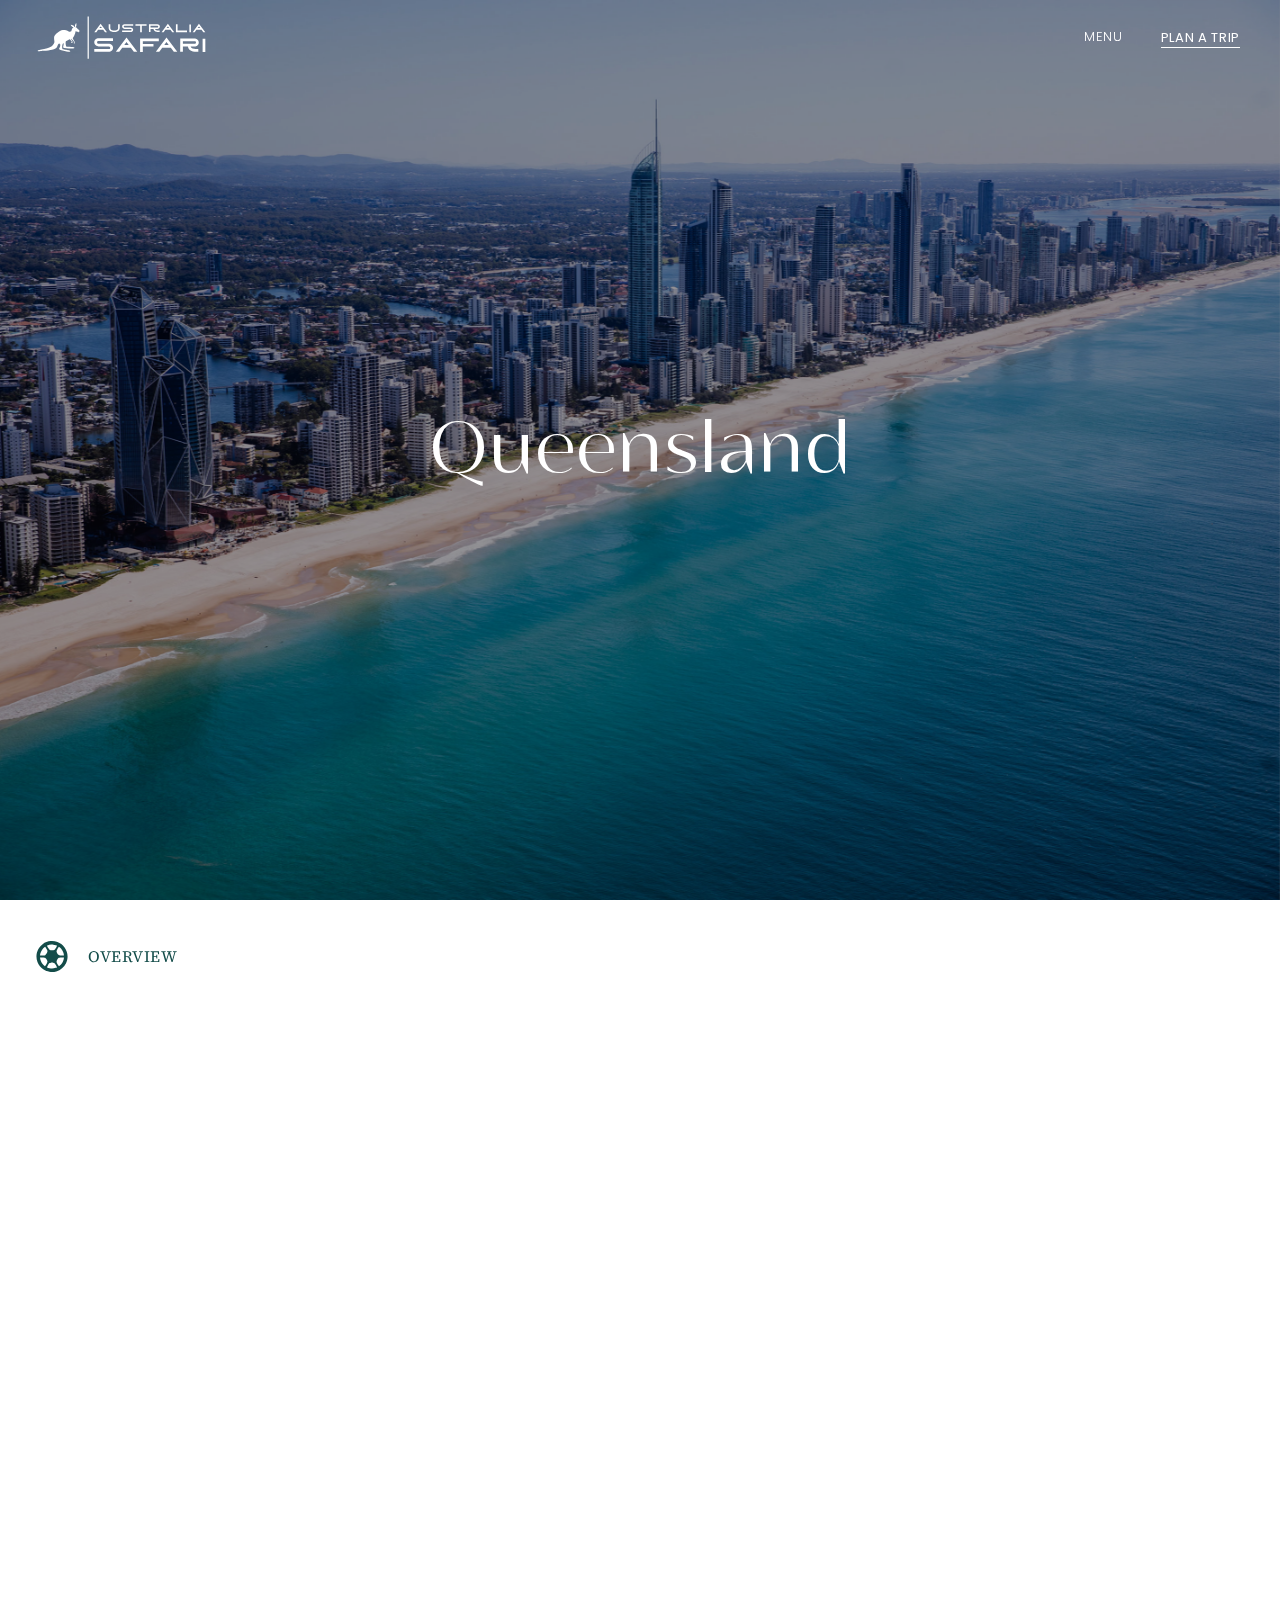
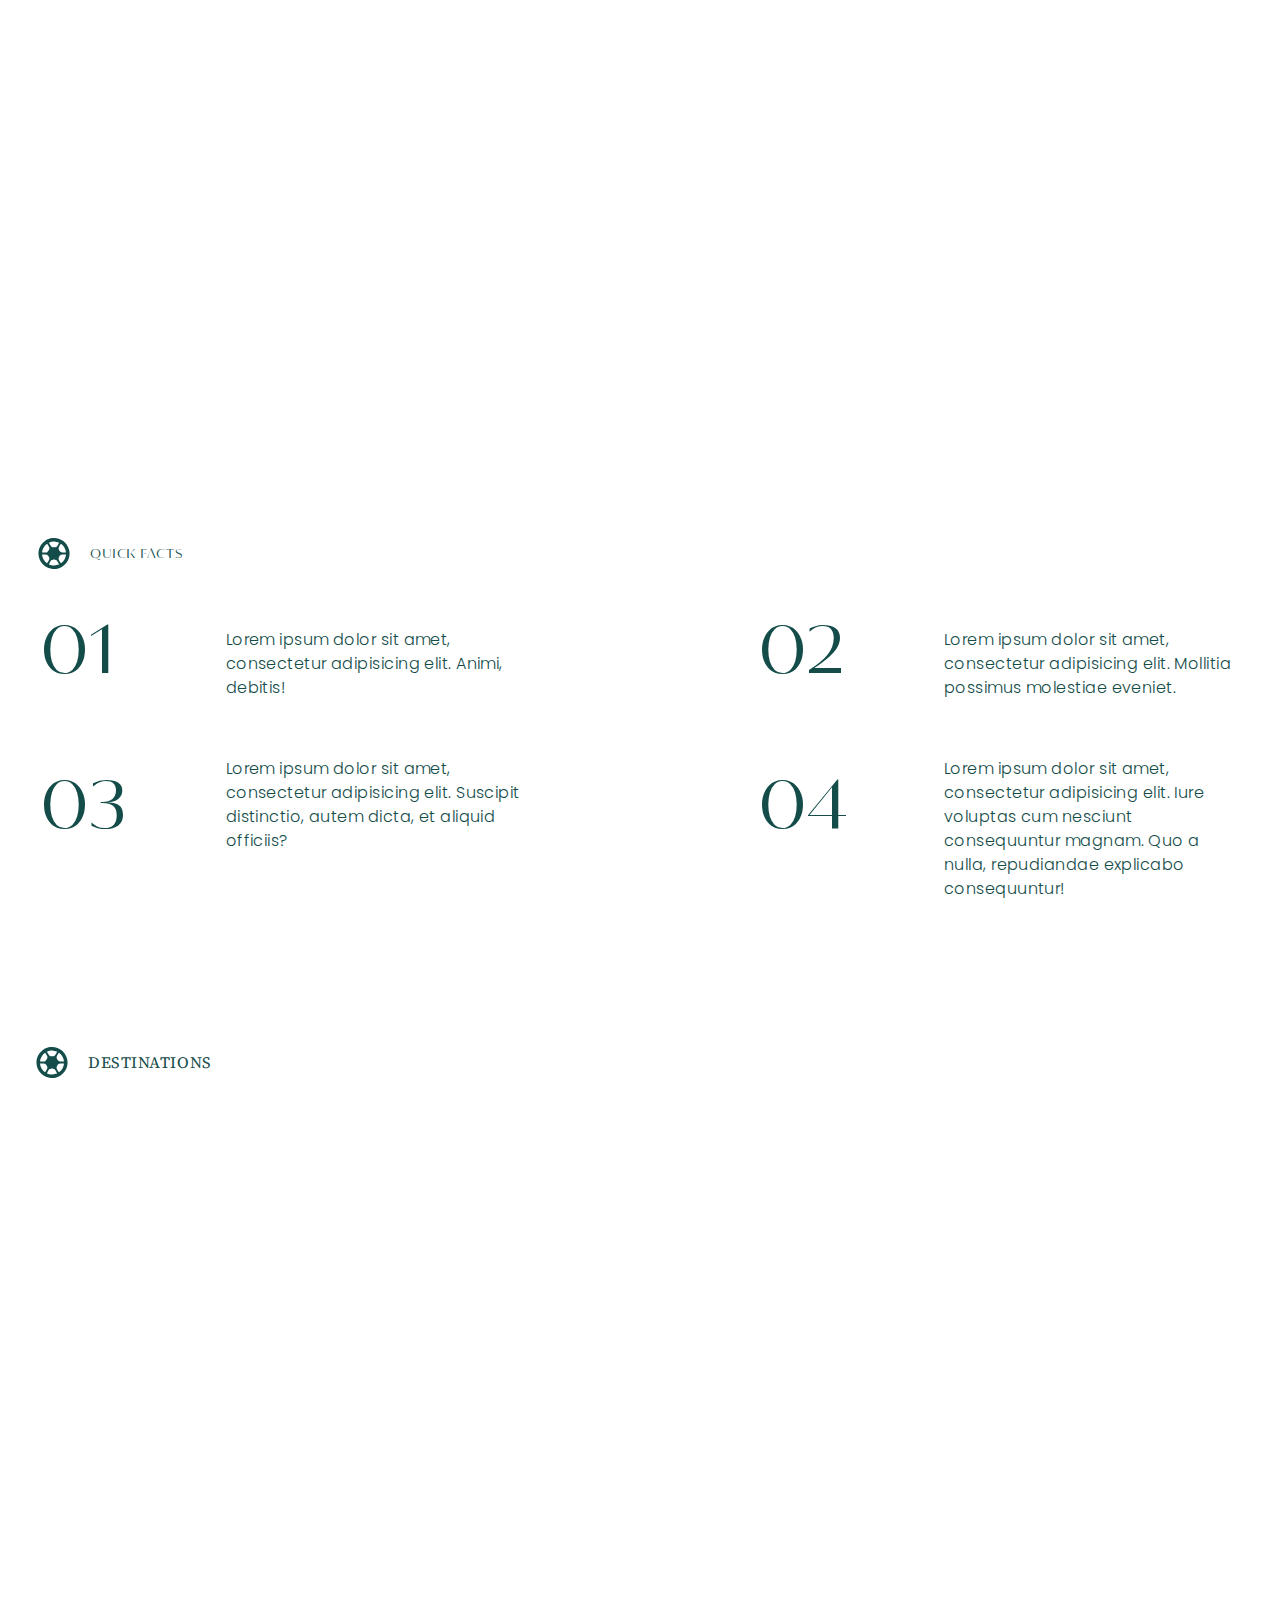
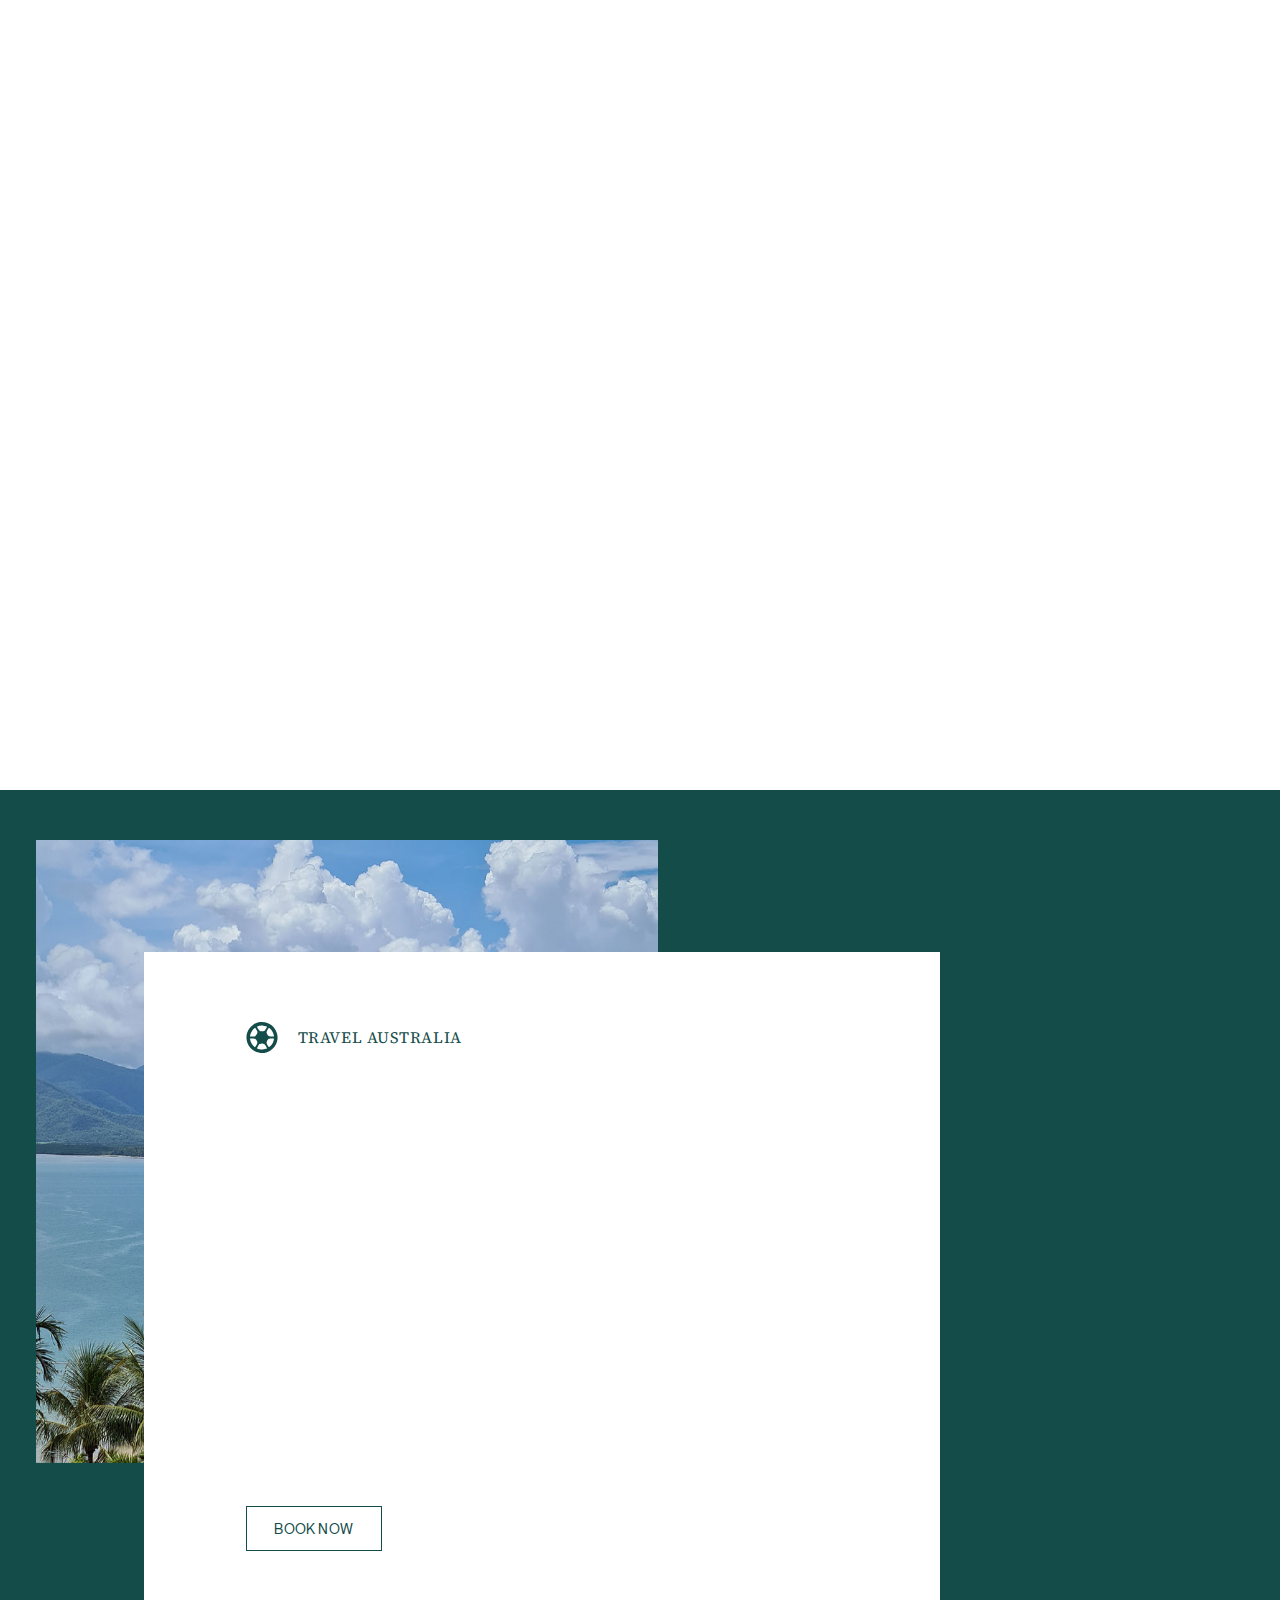
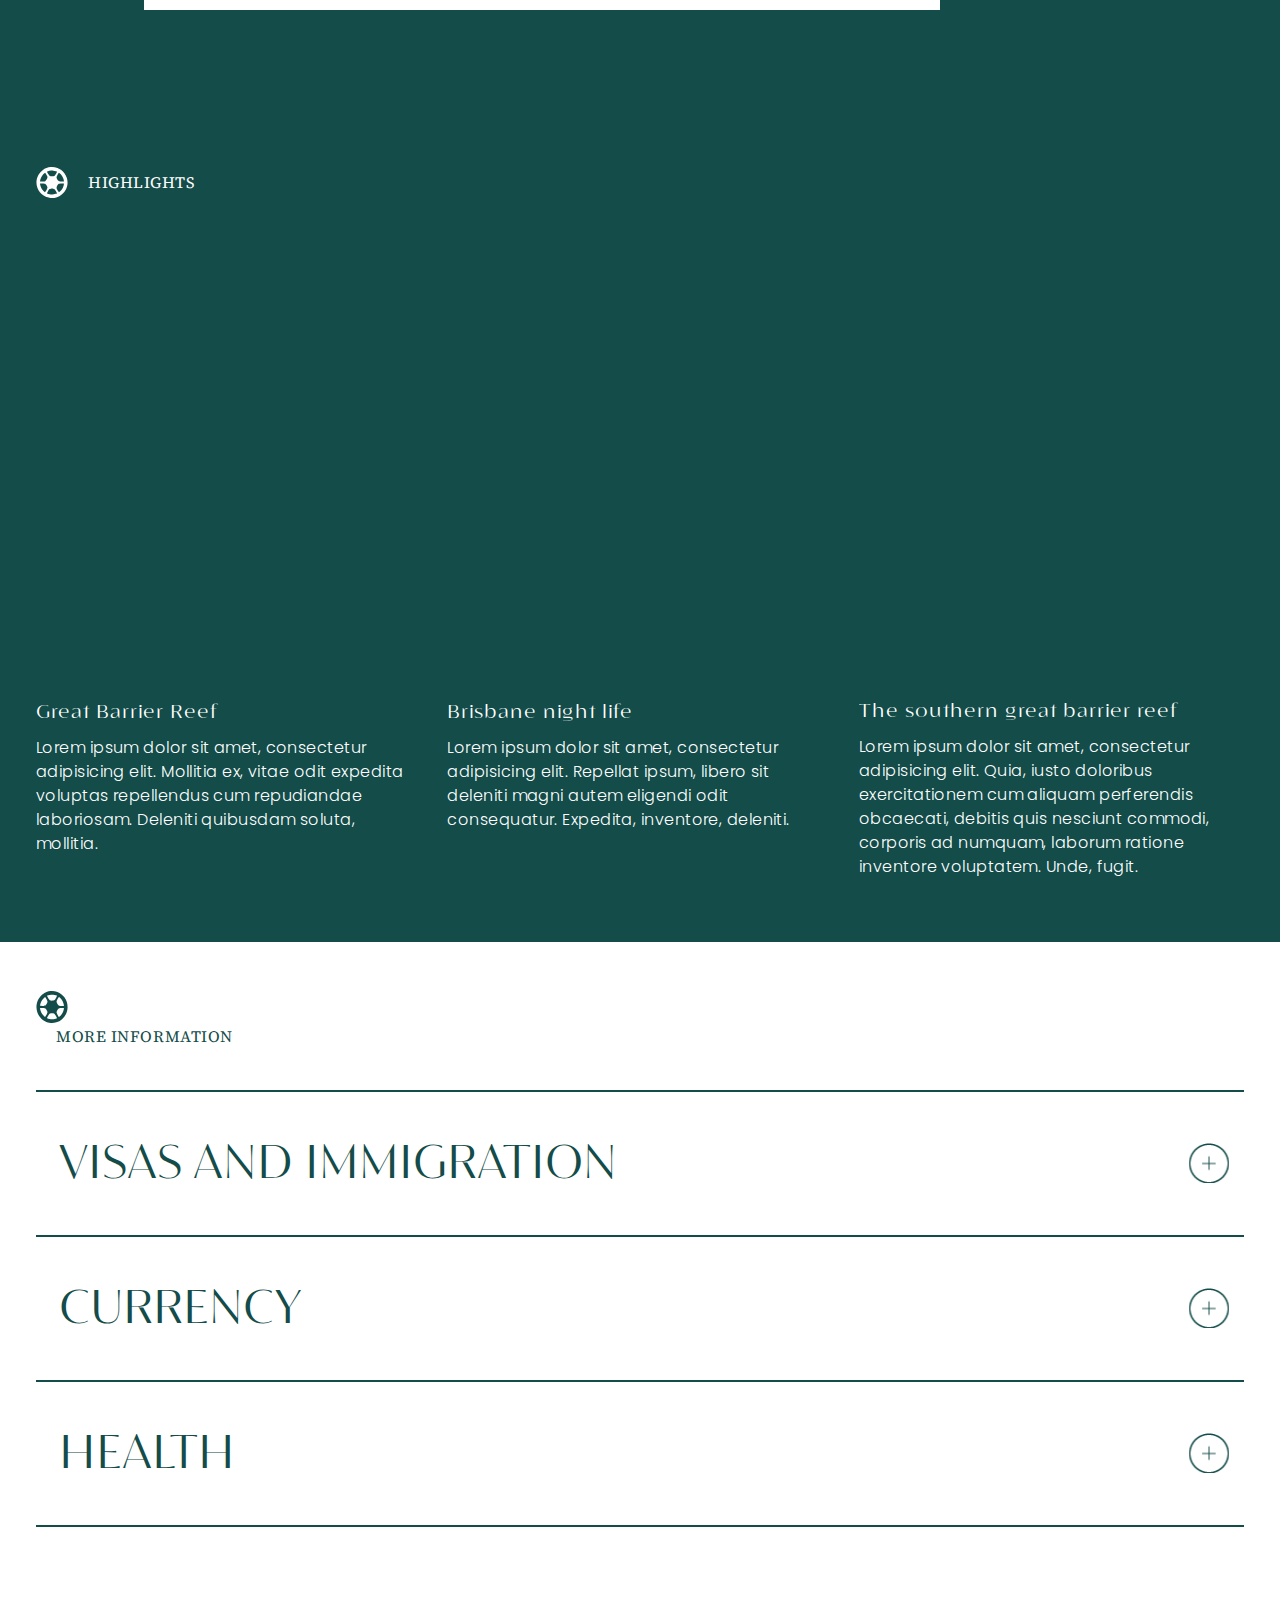
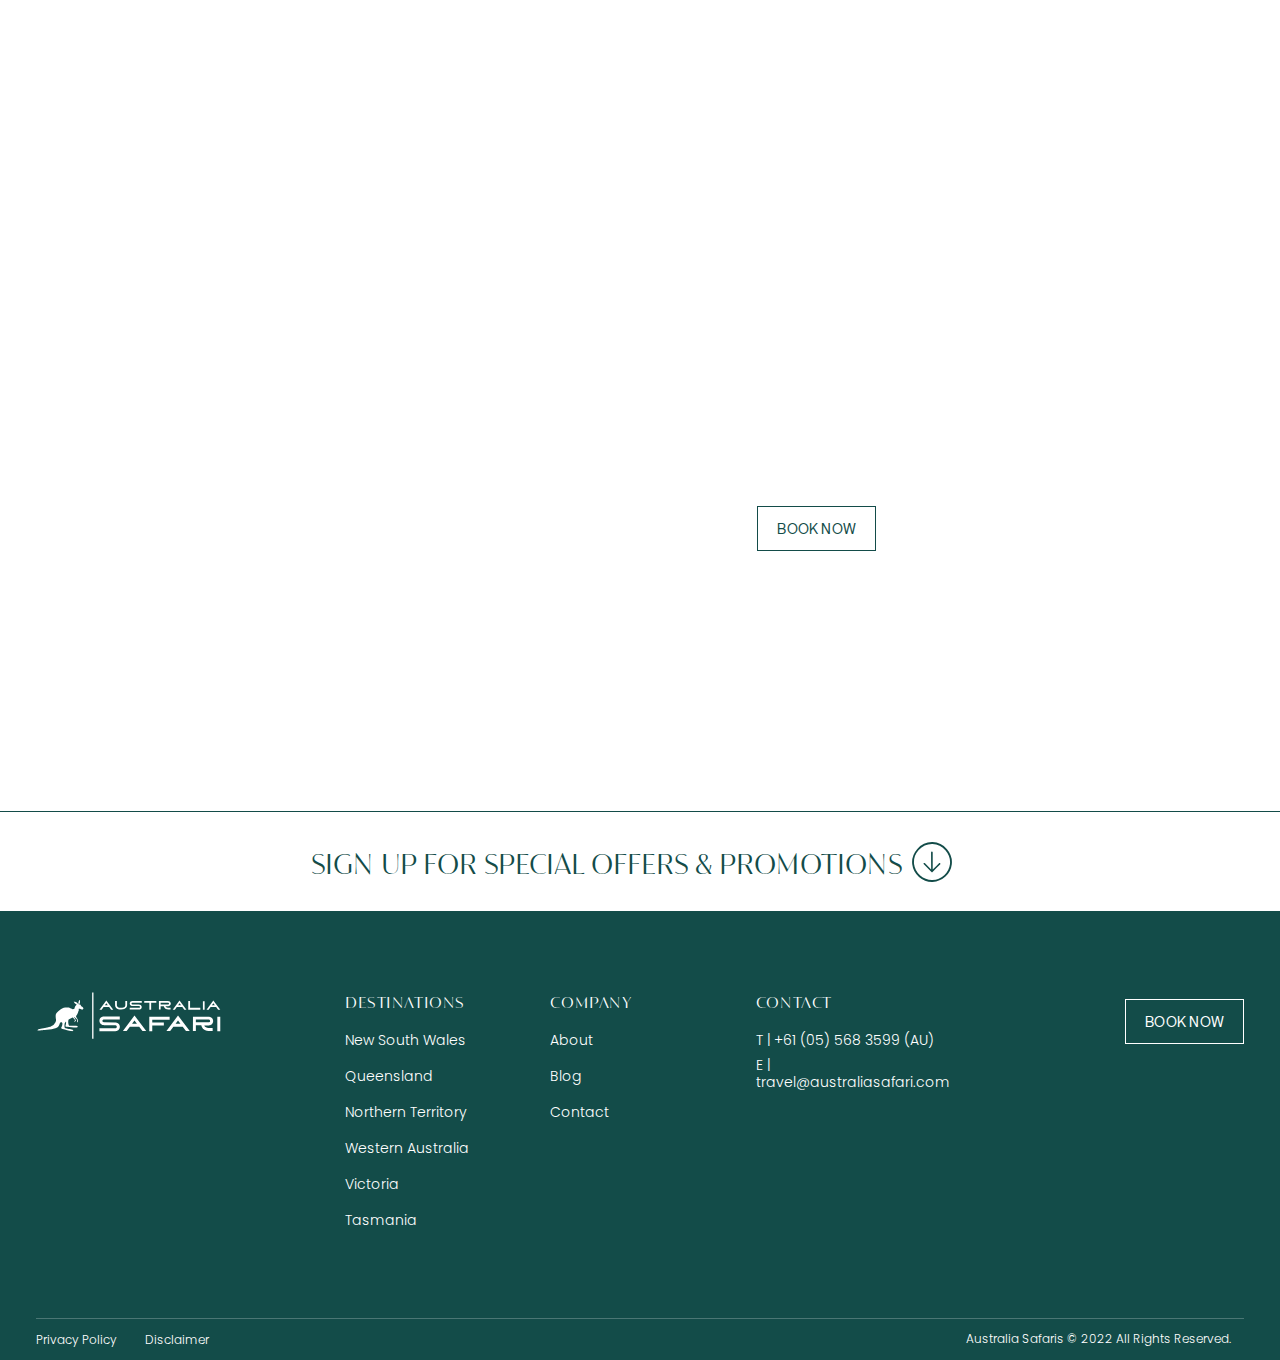
<file: destination-queensland.html>
<!DOCTYPE html>
<html lang="zxx">

<head>
    <meta charset="utf-8">
    <meta name="viewport" content="width=device-width">
    <meta name="format-detection" content="telephone=no">
    <title>Australia Safari | Destination Queensland</title>

    <link rel="preconnect" href="https://fonts.googleapis.com">
    <link rel="preconnect" href="https://fonts.gstatic.com" crossorigin>
    <link href="https://fonts.googleapis.com/css2?family=Nanum+Myeongjo:wght@400;700;800&family=Poppins:wght@300;400&family=Source+Serif+Pro:wght@400;600;700&display=swap" rel="stylesheet">
    <link rel="icon" sizes="100x100" href="assets/svgs/favicon.svg">
    <link rel="stylesheet" href="assets/css/slick.css">
    <link rel="stylesheet" href="assets/css/slick-theme.css">
    <link type="text/css" rel="stylesheet" href="assets/css/splitting.css">
    <link type="text/css" rel="stylesheet" href="assets/css/style.css">
</head>

<body>

    <main class="main-wrap smooth-scroll">

        <!--  Beginning header section -->
        <header class="header-wrap">
            <div class="common-wrap clear">
                <div class="header-inner">
                    <div class="logo-wrap">
                        <div class="main-logo">
                            <a href="index.html">
                                <img src="assets/svgs/main-logo.svg" alt="logo">
                            </a>
                        </div>
                    </div>
                    <div class="header-btn-wrap">
                        <div class="menu">
                            <a href="#">MENU</a>
                            <div></div>
                        </div>
                        <div class="header-btn">
                            <a href="#">PLAN A TRIP</a>
                        </div>
                    </div>
                    <div class="nav-wrap">
                        <div class="menu-close"></div>
                        <div class="menu-content-wrap">
                            <div class="common-wrap clear">
                                <div class="menu-content-inner">
                                    <div class="menu-left-content">
                                        <ul>
                                            <li><a href="destination-queensland.html">New South Wales</a></li>
                                            <li><a href="destination-queensland.html">Queensland</a></li>
                                            <li><a href="destination-queensland.html">Northern Territory</a></li>
                                            <li><a href="destination-queensland.html">Western Australia</a></li>
                                            <li><a href="destination-queensland.html">Victoria</a></li>
                                            <li><a href="destination-queensland.html">Tasmania</a></li>
                                        </ul>
                                        <div class="find-us desk">
                                            <h6>FIND US</h6>
                                            <address>Mermaid Beach Queensland 4218 Australia</address>
                                        </div>
                                    </div>
                                    <div class="menu-right-content">
                                        <ul>
                                            <li><a href="about.html">About</a></li>
                                            <li><a href="blog.html">Blog</a></li>
                                            <li><a href="contact.html">Contact</a></li>
                                        </ul>
                                        <div class="find-us mobi">
                                            <h6>FIND US</h6>
                                            <address>Mermaid Beach Queensland 4218 Australia</address>
                                        </div>x
                                        <div class="contact">
                                            <h6>CONTACT</h6>
                                            <a href="tel:+61(05)5683599(AU)">T  | +61 (05) 568 3599  (AU)</a>
                                            <a href="mailto:travel@australiasafari.com">E | travel@australiasafari.com</a>
                                        </div>
                                    </div>
                                </div>
                            </div>
                        </div>
                    </div>

                </div>
            </div>
        </header>
        <!-- //End header section -->
        <!-- Beginning main content section -->
        <div class="section main-content-wrap destination destination-botswana">
            <!-- //Hero section Beginning// -->
            <div class="section hero-wrap">
                <div class="hero-thumb">
                    <figure>
                        <img src="assets/img/queensland/queensland.jpg" alt="">
                    </figure>
                </div>
                <div class="common-wrap clear">
                    <div class="hero-inner">
                        <div class="hero-content">
                            <h1 class="split-heading">
                                Queensland
                            </h1>
                        </div>
                    </div>
                </div>
            </div>
            <!-- //Hero section End// -->

            <!-- //About section Beginning// -->
            <div class="section about">
                <div class="common-wrap clear">
                    <div class="about-content">
                        <div class="discover-left-tittle">
                            <img src="assets/svgs/wheel-black.svg" alt="">
                            <h5 class="">OVERVIEW</h5>
                        </div>
                        <h2 class="section-title timber split-heading">
                            Lorem ipsum dolor sit amet, consectetur adipisicing elit. Quia, praesentium. Sint, culpa!
                        </h2>
                    </div>
                </div>
            </div>
            <!-- //About section End// -->

            <!-- //destination Beginning// -->
            <div class="section destination-overview-wrap">
                <div class="common-wrap clear">
                    <div class="destination-overview-main">
                        <div class="destination-overview-thumb animated-image anim-el" data-scroll="" data-scroll-no-repeat="">
                            <div class="destination-overview-thumb-inner animated-thumb">
                                <figure>
                                    <img src="assets/img/queensland/image-1.jpg" alt="">
                                </figure>
                            </div>
                        </div>
                        <div class="destination-overview-content-wrap">
                            <div class="destination-overview-main-content">
                                <div class="destination-overview-content">
                                    <p class="split-content">Lorem ipsum dolor sit amet, consectetur adipisicing elit. Ut ipsum, repudiandae aspernatur ex nihil. Doloribus expedita nam ipsam fugit similique rem assumenda, et sequi repellat, commodi error doloremque, dolor voluptatum aperiam corporis quam quo! Natus! </p>
                                    <p class="split-content">Lorem ipsum dolor sit amet, consectetur adipisicing elit. In at dignissimos temporibus, optio, doloribus expedita sapiente velit eaque nisi, deserunt accusantium. Perferendis ea deserunt, corporis ullam. Amet rerum iure quidem nihil. Voluptatum quisquam dolor provident inventore tempora soluta ab suscipit.
                                    </p>
                                </div>
                            </div>
                            <div class="destination-overview-content-thumb animated-image anim-el">
                                <div class="destination-overview-content-thumb-inner animated-thumb">
                                    <figure>
                                        <img src="assets/img/queensland/image-2.jpg" alt="">
                                    </figure>
                                </div>
                            </div>
                        </div>
                    </div>
                </div>
            </div>
            <!-- //destination End// -->

            <!-- Beginning unique section -->
            <div class="section unique-wrap">
                <div class="common-wrap clear">
                    <div class="unique-main">
                        <div class="unique-content">
                            <img src="assets/svgs/wheel-black.svg" alt="">
                            <h5>Quick facts</h5>
                        </div>
                        <div class="unique-contents-item-wrap anim-el">
                            <div class="unique-contents-item anim-el">
                                <p>Lorem ipsum dolor sit amet, consectetur adipisicing elit. Animi, debitis!</p>
                            </div>
                            <div class="unique-contents-item anim-el">
                                <p>Lorem ipsum dolor sit amet, consectetur adipisicing elit. Mollitia possimus molestiae eveniet.</p>
                            </div>
                            <div class="unique-contents-item anim-el">
                                <p>Lorem ipsum dolor sit amet, consectetur adipisicing elit. Suscipit distinctio, autem dicta, et aliquid officiis? </p>
                            </div>
                            <div class="unique-contents-item anim-el">
                                <p>Lorem ipsum dolor sit amet, consectetur adipisicing elit. Iure voluptas cum nesciunt consequuntur magnam. Quo a nulla, repudiandae explicabo consequuntur!</p>
                            </div>
                        </div>
                    </div>
                </div>
            </div>
            <!-- End unique section -->

            <!-- Beginning package section -->
            <div class="section package-wrap">
                <div class="common-wrap clear">
                    <div class="package-main">
                        <div class="package-main-content">
                            <img src="assets/svgs/wheel-black.svg" alt="">
                            <h5>DESTINATIONS</h5>
                        </div>
                        <div class="package-item-wrap">
                            <div class="package-item anim-el hoverd-thumb">
                                <a href="fraser-island.html" class="package-item-thumb animated-thumb">
                                    <figure>
                                        <img src="assets/img/queensland/The-Great-Barrier-Reef.jpg" alt="">
                                    </figure>
                                    <dfn>The Great Barrier Reef</dfn>
                                </a>
                            </div>
                            <div class="package-item anim-el hoverd-thumb">
                                <a href="fraser-island.html" class="package-item-thumb animated-thumb">
                                    <figure>
                                        <img src="assets/img/queensland/Brisbane.jpg" alt="">
                                    </figure>
                                    <dfn>Brisbane</dfn>
                                </a>
                            </div>
                            <div class="package-item anim-el hoverd-thumb">
                                <a href="fraser-island.html" class="package-item-thumb animated-thumb">
                                    <figure>
                                        <img src="assets/img/queensland/Fraser-Island.jpg" alt="">
                                    </figure>
                                    <dfn>Fraser Island</dfn>
                                </a>
                            </div>
                            <div class="package-item anim-el hoverd-thumb">
                                <a href="fraser-island.html" class="package-item-thumb animated-thumb">
                                    <figure>
                                        <img src="assets/img/queensland/The-Daintree-Rainforest.jpg" alt="">
                                    </figure>
                                    <dfn>The Daintree Rainforest</dfn>
                                </a>
                            </div>
                            <div class="package-item anim-el hoverd-thumb">
                                <a href="fraser-island.html" class="package-item-thumb animated-thumb">
                                    <figure>
                                        <img src="assets/img/queensland/the-whitsundays.jpg" alt="">
                                    </figure>
                                    <dfn>the whitsundays</dfn>
                                </a>
                            </div>
                            <div class="package-item anim-el hoverd-thumb">
                                <a href="fraser-island.html" class="package-item-thumb animated-thumb">
                                    <figure>
                                        <img src="assets/img/queensland/the-sunshine-coast.jpg" alt="">
                                    </figure>
                                    <dfn>the sunshine coast</dfn>
                                </a>
                            </div>
                        </div>
                        <div class="package-main-btn">
                            <a href="specials.html" class="btn small btn-white"><span>VIEW ALL</span></a>
                        </div>
                    </div>
                </div>
            </div>
            <!-- End package section -->

            <!-- //Discover section Beginning// -->
            <div class="section discover-wrap bespoke-travel timber-green">
                <div class="common-wrap clear">
                    <div class="discover-main">
                        <div class="discover-left-thumb anim-el">
                            <figure>
                                <img src='assets/img/queensland/queensland-2.jpg' alt="" />
                            </figure>
                        </div>
                        <div class="discover-main-content mist-gray">
                            <div class="discover-main-content-inner">
                                <div class="discover-left-tittle">
                                    <img src="assets/svgs/wheel-black.svg" alt="">
                                    <h5>Travel Australia</h5>
                                </div>
                                <h2 class="split-heading">Lorem ipsum dolor sit amet, consectetur adipisicing elit. Dolore, ex, cum!</h2>
                                <p class="split-content">Lorem ipsum dolor sit amet, consectetur adipisicing elit. Quas vel consectetur maxime totam, ratione deleniti. Quas eveniet illo quis ab atque quae perspiciatis nulla quia.</p>
                                <p class="split-content"> Lorem ipsum dolor sit amet, consectetur adipisicing elit. Magni, neque. Nihil aliquid, esse saepe hic!</p>
                                <div class="discover-btn">
                                    <a href="#" class="btn small btn-white"><span>Book Now</span></a>
                                </div>
                            </div>
                        </div>

                        <div class="discover-right-thumb-wrap anim-el">
                            <div class="discover-right-thumb animated-thumb">
                                <figure>
                                    <img src='assets/img/queensland/Travel-Australia.jpg' alt="Travel-Australia"/>
                                </figure>
                            </div>
                        </div>
                    </div>
                </div>
            </div>
            <!-- //Discover section End// -->

            <!--  Beginning heading-here -->
            <div class="section heading-here-section">
                <div class="common-wrap clear">
                    <div class="heading-here-main">
                        <div class="package-main-content">
                            <div class="heading-content">
                                <img src="assets/svgs/wheel.svg" alt="">
                                <h5>Highlights</h5>
                            </div>
                            <h2 class="split-heading">Each place is separate, that makes them special</h2>
                        </div>
                        <div class="heading-item-wrap">
                            <a href="blog-summary.html" class="heading-item anim-el">
                                <div class="heading-item-thumb animated-thumb">
                                    <figure>
                                        <img src="assets/img/queensland/great-barrier-reef.jpg" alt="Destination-img">
                                    </figure>
                                </div>
                                <div class="heading-item-content">
                                    <h5>Great Barrier Reef</h5>
                                    <p>Lorem ipsum dolor sit amet, consectetur adipisicing elit. Mollitia ex, vitae odit expedita voluptas repellendus cum repudiandae laboriosam. Deleniti quibusdam soluta, mollitia.</p>
                                </div>
                            </a>
                            <a href="blog-summary.html" class="heading-item anim-el">
                                <div class="heading-item-thumb animated-thumb">
                                    <figure>
                                        <img src="assets/img/queensland/brisbane-night.jpg" alt="Destination-img">
                                    </figure>
                                </div>
                                <div class="heading-item-content">
                                    <h5>Brisbane night life</h5>
                                    <p>Lorem ipsum dolor sit amet, consectetur adipisicing elit. Repellat ipsum, libero sit deleniti magni autem eligendi odit consequatur. Expedita, inventore, deleniti.
                                    </p>
                                </div>
                            </a>
                            <a href="blog-summary.html" class="heading-item anim-el">
                                <div class="heading-item-thumb animated-thumb">
                                    <figure>
                                        <img src="assets/img/queensland/the-southern-great-barrier-reef.jpg" alt="the-southern-great-barrier-reef">
                                    </figure>
                                </div>
                                <div class="heading-item-content">
                                    <h5>The southern great barrier reef</h5>
                                    <p>Lorem ipsum dolor sit amet, consectetur adipisicing elit. Quia, iusto doloribus exercitationem cum aliquam perferendis obcaecati, debitis quis nesciunt commodi, corporis ad numquam, laborum ratione inventore voluptatem. Unde, fugit.</p>
                                </div>
                            </a>
                        </div>
                    </div>
                </div>
            </div>
            <!-- End heading-here -->

            <!-- //itinerary section Beginning// -->
            <div class="section itinerary-wrap">
                <div class="common-wrap clear">
                    <div class="itinerary-main">
                        <div class="discover-left-tittle">
                            <img src="assets/svgs/wheel-black.svg" alt="">
                            <h5 class="">More information</h5>
                        </div>
                        <div class="itinerary-accordion-wrap">
                            <div class="itinerary-accordion">
                                <div class="itinerary-accordion-heading">
                                    <h2>Visas and Immigration</h2>
                                </div>
                                <div class="itinerary-accordion-content">
                                    <div class="itinerary-accordion-content-item">
                                        <h6>Lorem ipsum dolor sit amet.</h6>
                                        <p>Lorem ipsum dolor sit amet, consectetur adipisicing elit. Quia impedit reprehenderit quos laudantium explicabo autem molestiae perspiciatis excepturi dolores, voluptatum error deleniti.</p>
                                    </div>
                                    <div class="itinerary-accordion-content-item">
                                        <h6>Lorem ipsum dolor sit amet, consectetur adipisicing elit. Expedita?</h6>
                                    </div>
                                    <div class="itinerary-accordion-content-item">
                                        <h6>Lorem ipsum dolor.</h6>
                                        <p>Lorem ipsum dolor sit amet, consectetur adipisicing elit. Consequatur a perspiciatis dolores nam, facilis quisquam vitae asperiores inventore tempora repellendus aspernatur cupiditate sit sequi necessitatibus aliquam, atque tenetur laudantium error eaque pariatur velit autem! Perspiciatis vitae odio tenetur ex iure expedita veritatis deleniti nobis, iste quam magnam molestias sit error. </p>
                                    </div>
                                </div>
                            </div>
                            <div class="itinerary-accordion">
                                <div class="itinerary-accordion-heading">
                                    <h2>Currency</h2>
                                </div>
                                <div class="itinerary-accordion-content">
                                    <div class="itinerary-accordion-content-item">
                                        <h6>Lorem ipsum dolor sit amet.</h6>
                                        <p>Lorem ipsum dolor sit amet, consectetur adipisicing elit. Commodi sed aspernatur repudiandae ex, tempora quo explicabo. Ipsam et alias vitae nobis quisquam accusantium iure, veritatis similique quo aliquam autem expedita iste perspiciatis quae accusamus. Nostrum.</p>
                                    </div>
                                    <div class="itinerary-accordion-content-item">
                                        <h6>Lorem ipsum dolor sit amet, consectetur adipisicing elit. Facere.</h6>
                                    </div>
                                    <div class="itinerary-accordion-content-item">
                                        <h6>Lorem ipsum.</h6>
                                        <p>Lorem ipsum dolor sit amet, consectetur adipisicing elit. Maiores ab quod sit vero. Molestiae, laudantium, fugit. Optio pariatur odit, explicabo. Perspiciatis consequuntur, reiciendis sapiente veniam eum minima exercitationem necessitatibus et unde incidunt molestiae quod nobis doloremque eius architecto accusamus maxime maiores facere, dignissimos eaque repudiandae dolorum molestias quas. Minima possimus, atque magnam recusandae esse facilis.</p>
                                    </div>
                                </div>
                            </div>
                            <div class="itinerary-accordion">
                                <div class="itinerary-accordion-heading">
                                    <h2>Health</h2>
                                </div>
                                <div class="itinerary-accordion-content">
                                    <div class="itinerary-accordion-content-item">
                                        <h6>Lorem ipsum dolor sit.</h6>
                                        <p>Lorem ipsum dolor sit amet, consectetur adipisicing elit. Id, tenetur perferendis. Obcaecati eum repellendus veniam perferendis vitae odit, doloremque exercitationem nisi omnis maxime delectus fuga, cumque neque ipsum quibusdam officiis eius quasi natus, aspernatur dolor.</p>
                                    </div>
                                    <div class="itinerary-accordion-content-item">
                                        <h6>Lorem ipsum dolor sit amet.</h6>
                                    </div>
                                    <div class="itinerary-accordion-content-item">
                                        <h6>Lorem ipsum dolor.</h6>
                                        <p>Lorem ipsum dolor sit amet, consectetur adipisicing elit. Eos voluptatibus, vero beatae, commodi quod numquam dicta odio harum suscipit labore expedita similique iure tenetur. Tempore accusamus amet porro suscipit vel adipisci, soluta ipsa? Eum, iste ipsum ducimus impedit. Enim aperiam adipisci, facere consectetur excepturi, tempore natus. Ducimus cupiditate alias asperiores quaerat, dolores quod dolore culpa!</p>
                                    </div>
                                </div>
                            </div>
                        </div>
                    </div>
                </div>
            </div>
            <!-- //itinerary section End// -->

            <!-- Dream Journey section -->
            <div class="section dream-journey-wrap">
                <div class="common-wrap clear">
                    <div class="dream-journey-main">
                        <div class="dream-journey-thumb anim-el animated-thumb">
                            <figure>
                                <img src="assets/img/adheesha-paranagama-kOYh8C_xLUQ-unsplash@2x.jpg" alt="Drone shoot avove the bridge">
                            </figure>
                        </div>
                        <div class="dream-journey-content">
                            <h2 class="split-heading">Make your special journey by booking</h2>
                            <p class="split-content">Ready to buy a ticket? </p>
                            <div class="dream-journey-content-btn">
                                <a href="#" class="btn btn-white"><span>Book Now</span></a>
                            </div>
                        </div>
                    </div>
                </div>
            </div>
            <!-- //Dream Journey section -->


            <!-- Beginning cta section -->
            <div class="section cta-wrap">
                <div class="cta-trigger">
                    <div class="common-wrap clear">
                        <a href="#">Sign up for special offers &amp; promotions</a>
                    </div>
                </div>
                <div class="cta-content-wrap">
                    <div class="common-wrap clear">
                        <div class="cta-inner-content-wrap">
                            <p>Subscribe to our newsletter and never miss out on amazing specials and promotions to experience your favourite journeys in the best destinations. Lorem ipsum copy.</p>
                            <div class="cta-form-wrap">
                                <form action="#" method="POST">
                                    <div class="cta-form-inner-wrap">
                                        <div class="input-row">
                                            <div class="input-col">
                                                <label>Name*</label>
                                                <input type="text">
                                            </div>
                                            <div class="input-col">
                                                <label>Email*</label>
                                                <input type="text">
                                            </div>
                                        </div>
                                        <div class="submit-btn btn btn-white">
                                            <input type="submit" value="submit">
                                        </div>
                                    </div>
                                </form>
                            </div>
                        </div>
                    </div>
                </div>
            </div>
            <!-- End cta section -->
        </div>
        <!-- //End main content section -->

        <!-- Beginning footer section-->
        <footer class="main-footer-section">
            <div class="common-wrap clear">
                <div class="footer-wrap">
                    <div class="footer-widget-wrap">
                        <div class="footer-widget footer-logo-wrap">
                            <a href="#"><img src="assets/svgs/main-logo.svg" alt="main-logo"></a>
                        </div>
                        <div class="footer-widget">
                            <h6>Destinations</h6>
                            <ul>
                                <li><a href="destination-queensland.html">New South Wales</a></li>
                                <li><a href="destination-queensland.html">Queensland</a></li>
                                <li><a href="destination-queensland.html">Northern Territory</a></li>
                                <li><a href="destination-queensland.html">Western Australia</a></li>
                                <li><a href="destination-queensland.html">Victoria</a></li>
                                <li><a href="destination-queensland.html">Tasmania</a></li>
                            </ul>
                        </div>
                        <div class="footer-widget">
                            <h6>Company</h6>
                            <ul>
                                <li><a href="about.html">About</a></li>
                                <li><a href="blog.html">Blog</a></li>
                                <li><a href="contact.html">Contact</a></li>
                            </ul>
                        </div>
                        <div class="footer-widget footer-contact">
                            <h6>CONTACT</h6>
                            <ul>
                                <li><a href="tel:+27(21)2763680">T | +61 (05) 568 3599 (AU)</a></li>
                                <li><a href="mailto:travel@australiasafari.com">E | travel@australiasafari.com</a></li>
                            </ul>
                        </div>
                        <div class="footer-widget footer-btn">
                            <a href="#" class="btn btn-green"><span>Book Now</span></a>
                        </div>
                    </div>
                    <div class="footer-bottom">
                        <div class="footer-nav">
                            <ul>
                                <li><a href="#">Privacy Policy</a></li>
                                <li><a href="#">Disclaimer</a></li>
                            </ul>
                        </div>
                        <div class="footer-copyright">
                            <p>Australia Safaris © 2022 All Rights Reserved.</p>
                        </div>
                    </div>
                </div>
            </div>
        </footer>
        <!-- //End main footer section -->

    </main>

    <script src="assets/js/jquery-3.5.1.min.js"></script>
    <script src="assets/js/slick.min.js"></script>
    <script src="assets/js/anim.js"></script>
    <script src="assets/js/is_inview.js"></script>
    <script src="assets/js/splitting.min.js"></script>
    <script src="assets/js/common-scripts.js" defer></script>

</body>

</html>
</file>
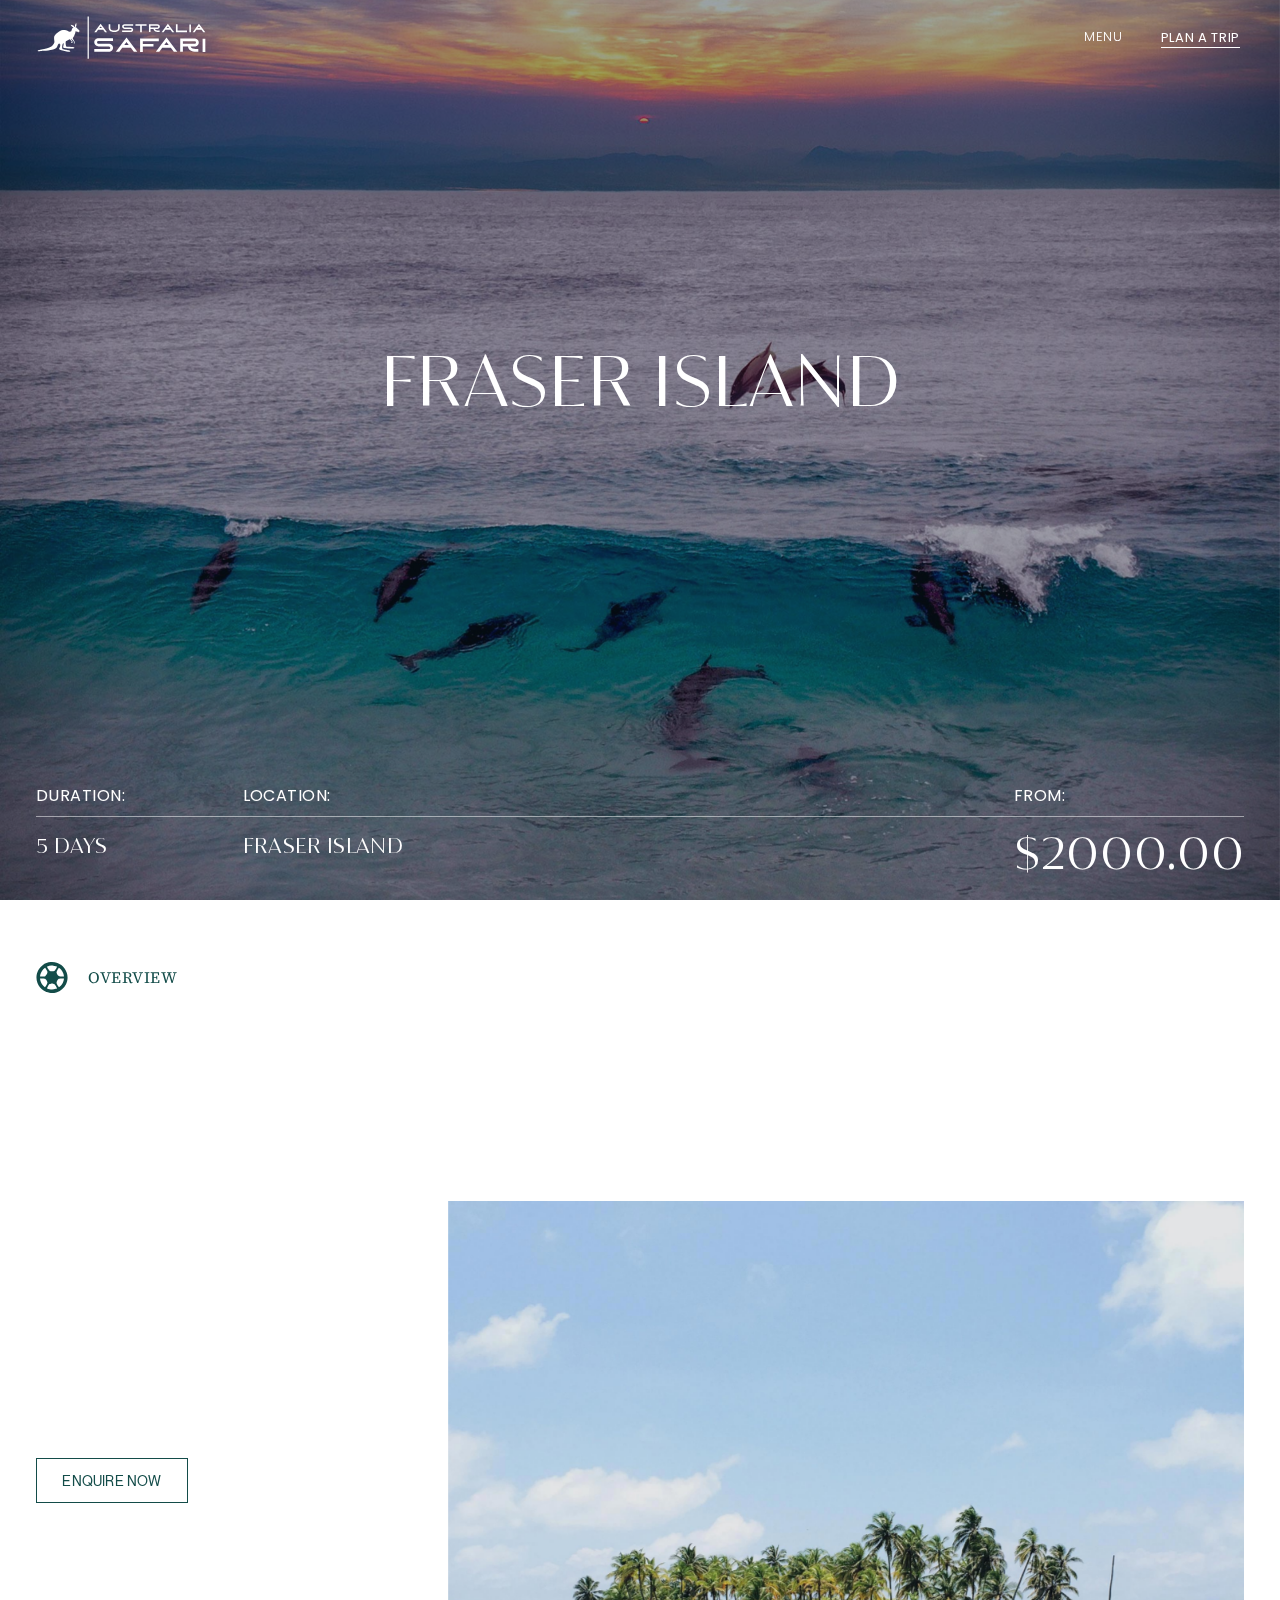
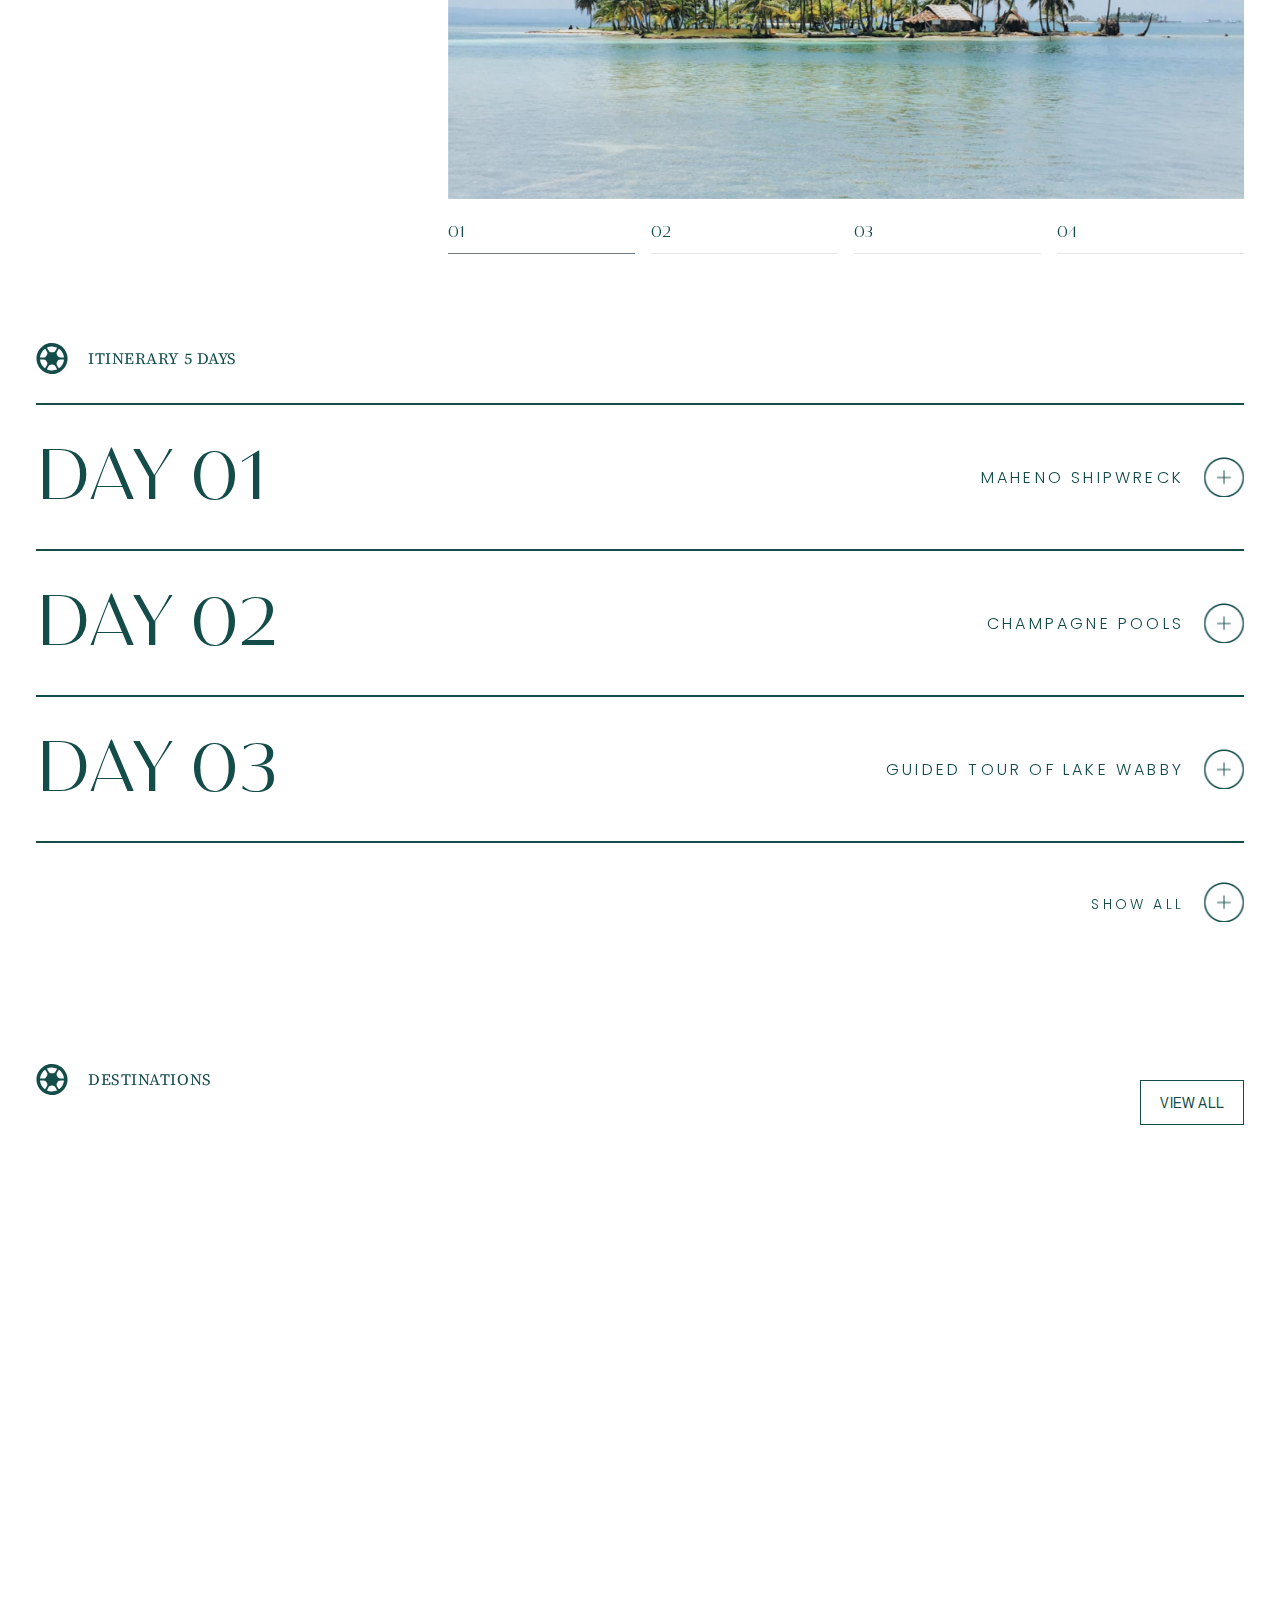
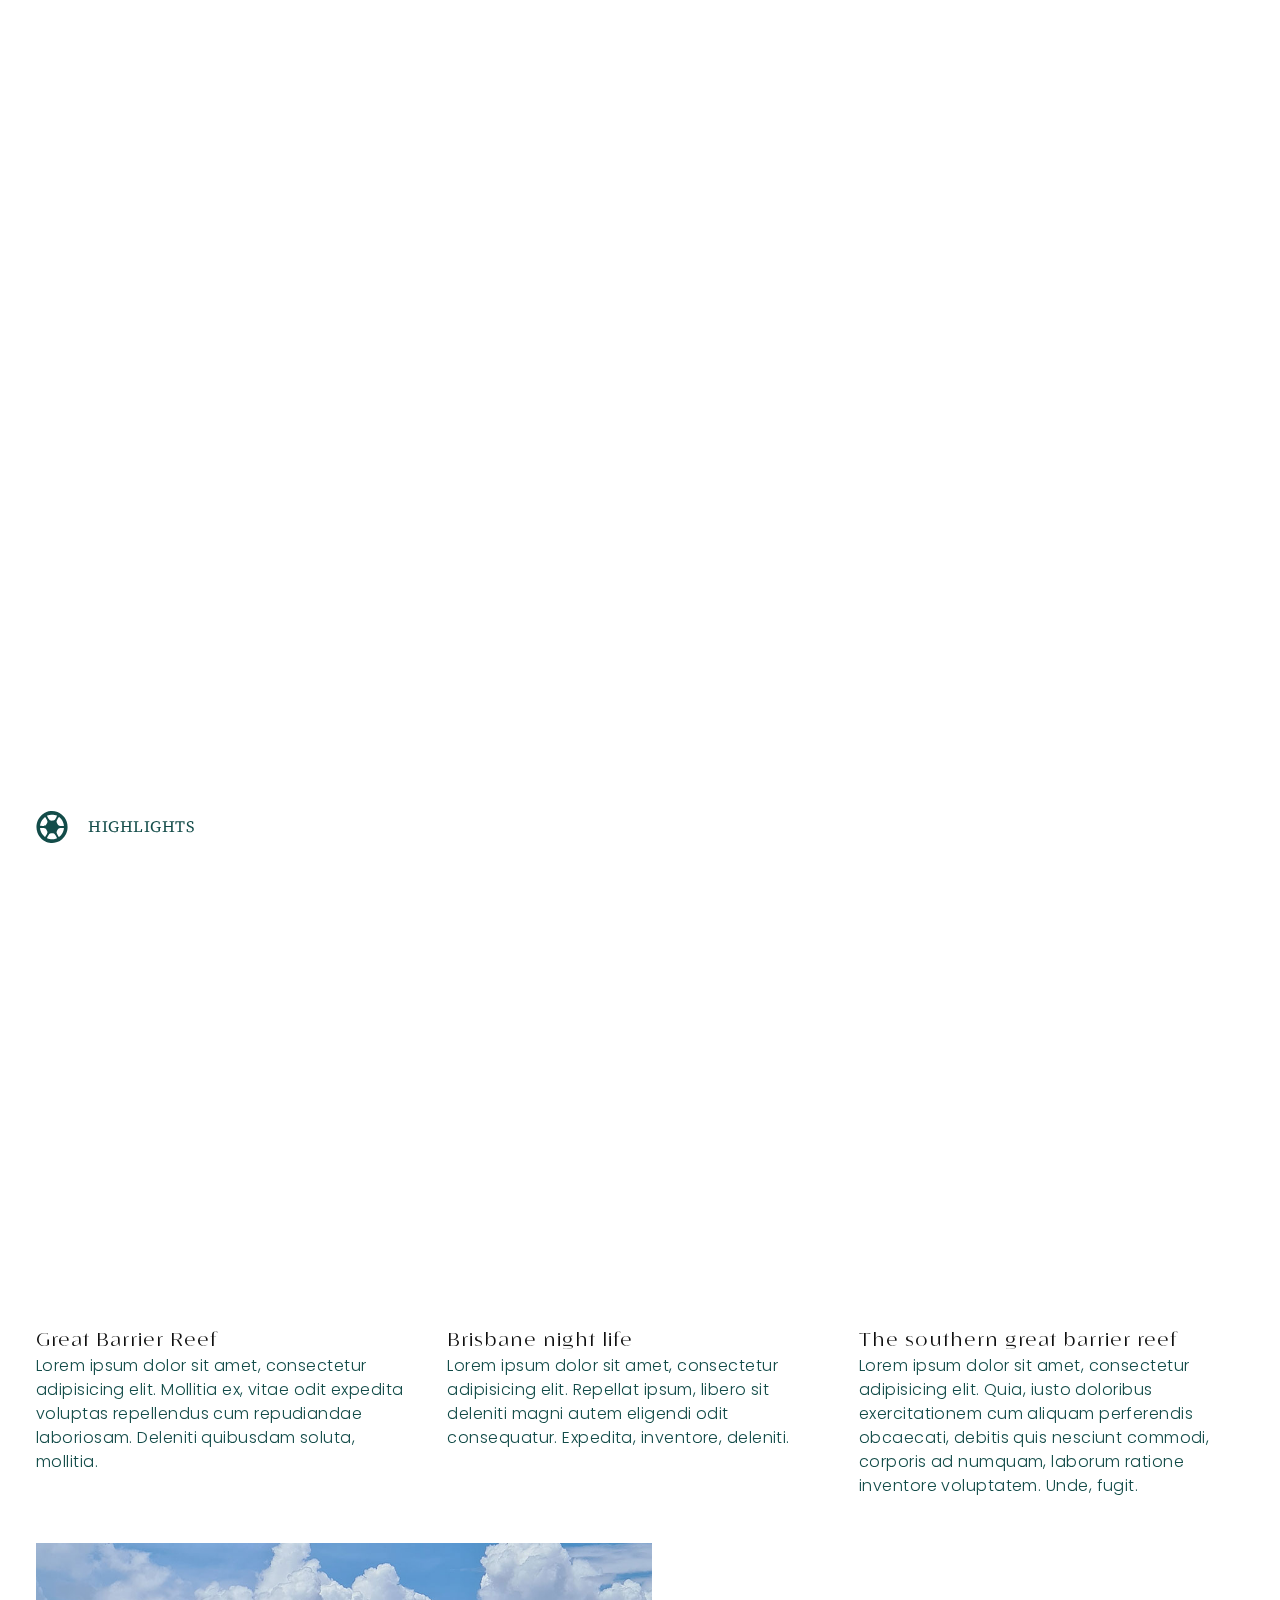
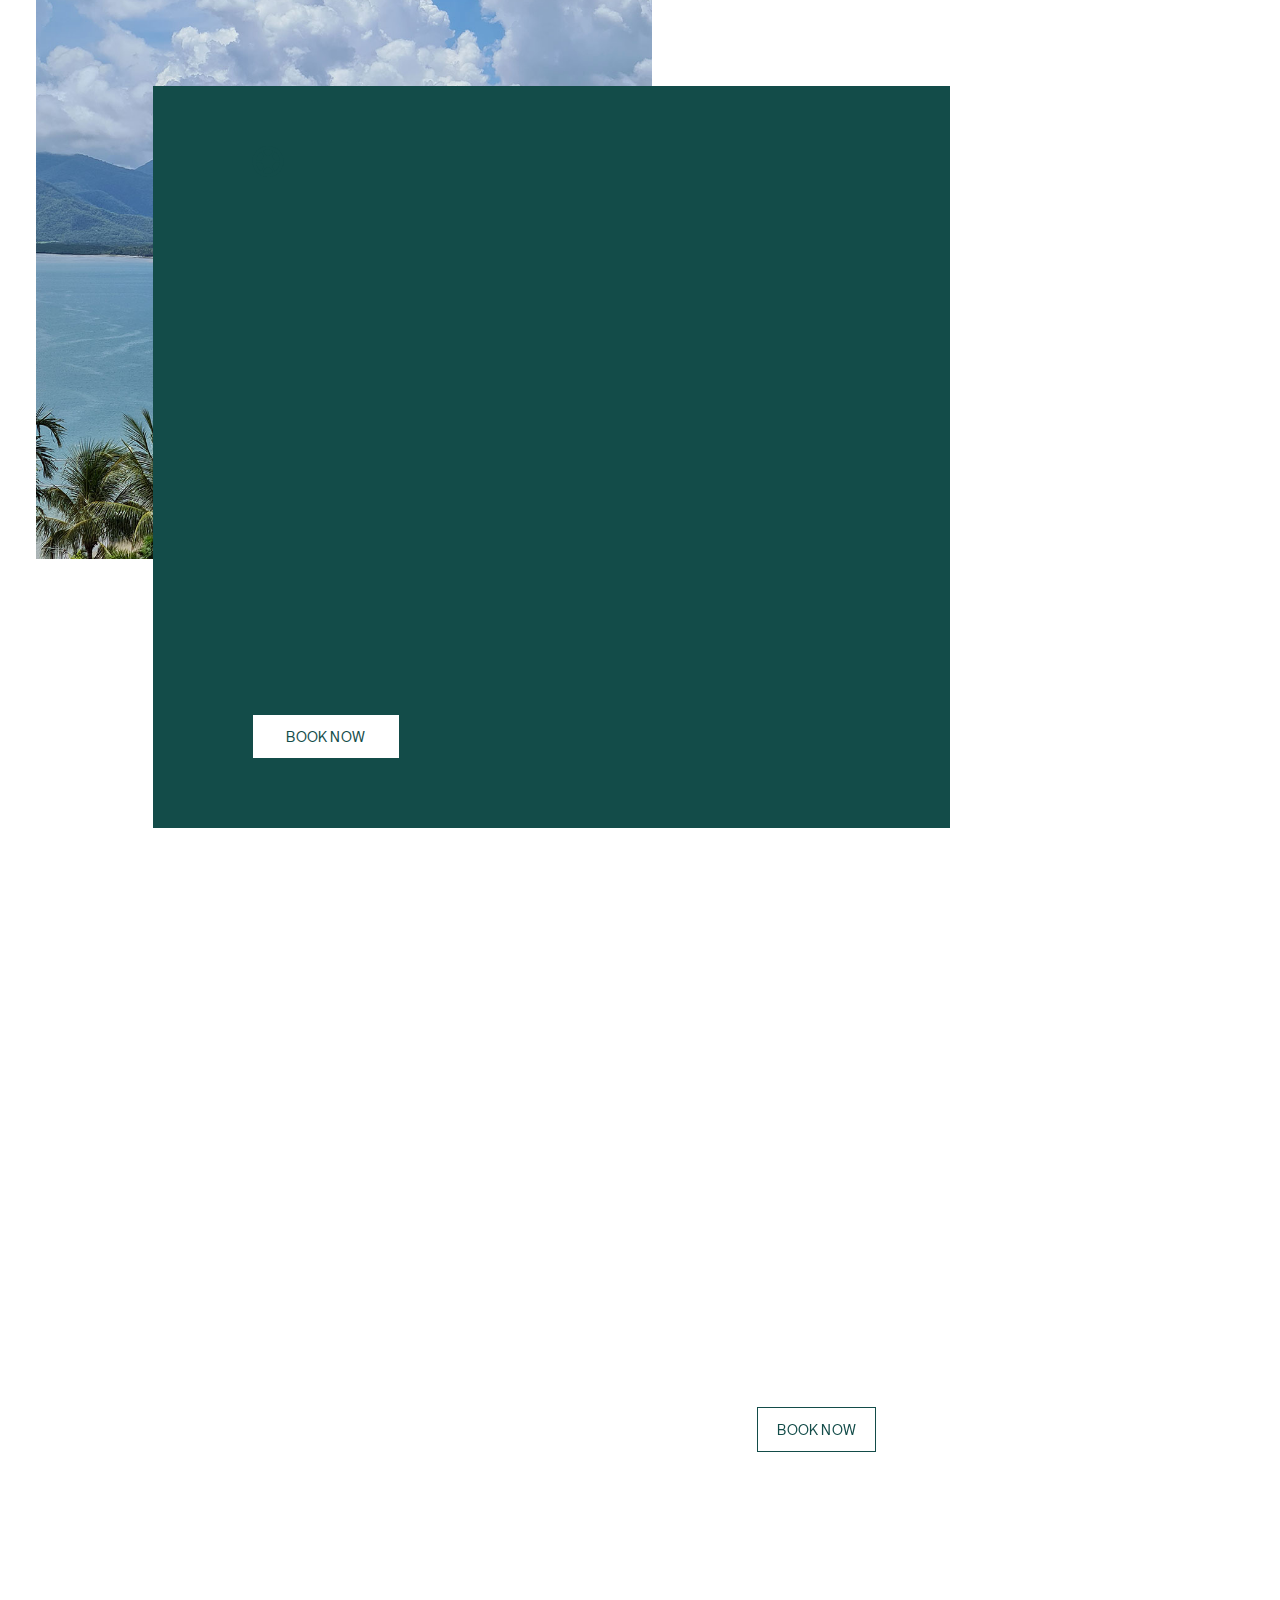
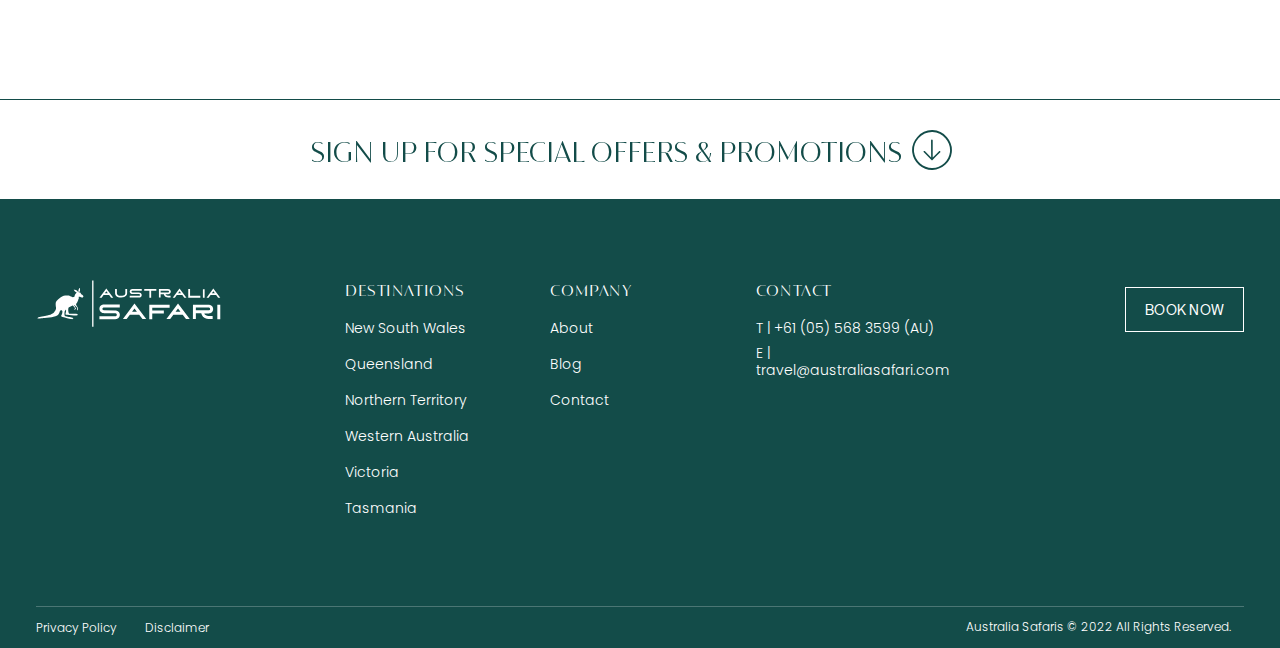
<file: fraser-island.html>
<!DOCTYPE html>
<html lang="zxx">

<head>
    <meta charset="utf-8">
    <meta name="viewport" content="width=device-width">
    <meta name="format-detection" content="telephone=no">
    <title>Australia Safari | Fraser Island</title>

    <link rel="preconnect" href="https://fonts.googleapis.com">
    <link rel="preconnect" href="https://fonts.gstatic.com" crossorigin>
    <link href="https://fonts.googleapis.com/css2?family=Nanum+Myeongjo:wght@400;700;800&family=Poppins:wght@300;400&family=Source+Serif+Pro:wght@400;600;700&display=swap" rel="stylesheet">
    <link rel="icon" sizes="100x100" href="assets/svgs/favicon.svg">
    <link rel="stylesheet" href="assets/css/slick.css">
    <link rel="stylesheet" href="assets/css/slick-theme.css">
    <link type="text/css" rel="stylesheet" href="assets/css/style.css">
</head>

<body>

    <main class="main-wrap">

        <!--  Beginning header section -->
        <header class="header-wrap">
            <div class="common-wrap clear">
                <div class="header-inner">
                    <div class="logo-wrap">
                        <div class="main-logo">
                            <a href="index.html">
                                <img src="assets/svgs/main-logo.svg" alt="logo">
                            </a>
                        </div>
                    </div>
                    <div class="header-btn-wrap">
                        <div class="menu">
                            <a href="#">MENU</a>
                            <div></div>
                        </div>
                        <div class="header-btn">
                            <a href="#">PLAN A TRIP</a>
                        </div>
                    </div>
                    <div class="nav-wrap">
                        <div class="menu-close"></div>
                        <div class="menu-content-wrap">
                            <div class="common-wrap clear">
                                <div class="menu-content-inner">
                                    <div class="menu-left-content">
                                        <ul>
                                            <li><a href="destination-queensland.html">New South Wales</a></li>
                                            <li><a href="destination-queensland.html">Queensland</a></li>
                                            <li><a href="destination-queensland.html">Northern Territory</a></li>
                                            <li><a href="destination-queensland.html">Western Australia</a></li>
                                            <li><a href="destination-queensland.html">Victoria</a></li>
                                            <li><a href="destination-queensland.html">Tasmania</a></li>
                                        </ul>
                                        <div class="find-us desk">
                                            <h6>FIND US</h6>
                                            <address>Mermaid Beach Queensland 4218 Australia</address>
                                        </div>
                                    </div>
                                    <div class="menu-right-content">
                                        <ul>
                                            <li><a href="about.html">About</a></li>
                                            <li><a href="blog.html">Blog</a></li>
                                            <li><a href="contact.html">Contact</a></li>
                                        </ul>
                                        <div class="find-us mobi">
                                            <h6>FIND US</h6>
                                            <address>Mermaid Beach Queensland 4218 Australia</address>
                                        </div>
                                        <div class="contact">
                                            <h6>CONTACT</h6>
                                            <a href="tel:+61(05)5683599(AU)">T | +61 (05) 568 3599 (AU)</a>
                                            <a href="mailto:travel@australiasafari.com">E | travel@australiasafari.com</a>
                                        </div>
                                    </div>
                                </div>
                            </div>
                        </div>
                    </div>

                </div>
            </div>
        </header>
        <!-- //End header section -->

        <!-- Beginning main content section -->
        <div class="section main-content-wrap journeys zimbabwe-page">
            <!-- //Hero section Beginning// -->
            <div class="section hero-wrap">
                <div class="hero-thumb">
                    <figure>
                        <img src="assets/img/journey/hero-bg.jpg" alt="">
                    </figure>
                </div>
                <div class="common-wrap clear">
                    <div class="hero-inner">
                        <div class="hero-content">
                            <h1 class="desk split-heading">
                                Fraser Island
                            </h1>
                            <h1 class="mobi split-heading">Fraser Island</h1>
                        </div>
                        <div class="hero-short-info-wrap  desk">
                            <div class="hero-short-info hero-short-info-top">
                                <div class="hero-short-info-item">
                                    <h6>Duration: </h6>
                                </div>
                                <div class="hero-short-info-item">
                                    <h6>Location: </h6>
                                </div>
                                <div class="hero-short-info-item hero-short-info-item-big">
                                    <div class="hero-short-info-item-big-content">
                                        <h6>From: </h6>
                                    </div>
                                </div>
                            </div>
                            <div class="hero-short-info">
                                <div class="hero-short-info-item">
                                    <h5>5 Days </h5>
                                </div>
                                <div class="hero-short-info-item">
                                    <h5>Fraser Island</h5>
                                </div>
                                <div class="hero-short-info-item hero-short-info-item-big">
                                    <div class="hero-short-info-item-big-content">
                                        <h2>$2000.00 </h2>
                                    </div>
                                </div>
                            </div>
                        </div>
                        <div class="hero-short-info-wrap mobi">
                            <div class="hero-short-info hero-short-info-top">
                                <h2>$2000.00 </h2>
                                <em>5 Days</em>
                            </div>
                            <div class="hero-short-info">
                                <em>Fraser Island</em>
                            </div>
                        </div>
                    </div>
                </div>
            </div>
            <!-- //Hero section End// -->

            <!-- //About section Beginning// -->
            <div class="section about">
                <div class="common-wrap clear">
                    <div class="about-content">
                        <div class="discover-left-tittle">
                            <img src="assets/svgs/wheel-black.svg" alt="">
                            <h5 class="">OVERVIEW</h5>
                        </div>
                        <h2 class="section-title raven split-heading">
                            Lorem ipsum dolor sit amet, consectetur adipisicing elit. Et ullam, dolor.
                        </h2>
                    </div>
                </div>
            </div>
            <!-- //About section End// -->

            <!-- //Accommodation section Beginning// -->
            <div class="section accommodation-wrap">
                <div class="common-wrap clear">
                    <div class="accommodation-inner">
                        <div class="accommodation-content">
                            <p class="desk split-content">Lorem ipsum dolor sit amet, consectetur adipisicing elit. Quae omnis similique dolor vitae officiis magni laudantium, nihil fugiat quos expedita veniam ab dolore quisquam nesciunt modi suscipit perferendis eius odio assumenda dignissimos amet consequatur.</p>
                            <div class="accommodation-content-btn">
                                <a href="#" class="btn small btn-white"><span>Enquire Now</span></a>
                            </div>
                        </div>
                        <div class="accommodation-slider-wrap">
                            <div class="accommodation-item-wrap">
                                <div class="accommodation-item">
                                    <div class="accommodation-item-thumb">
                                        <figure>
                                            <img src="assets/img/journey/slider-1.jpg" alt="Slider Image">
                                        </figure>
                                    </div>
                                </div>
                                <div class="accommodation-item">
                                    <div class="accommodation-item-thumb">
                                        <figure>
                                            <img src="assets/img/journey/slider-2.jpg" alt="Slider Image">
                                        </figure>
                                    </div>
                                </div>
                                <div class="accommodation-item">
                                    <div class="accommodation-item-thumb">
                                        <figure>
                                            <img src="assets/img/journey/slider-3.jpg" alt="Slider Image">
                                        </figure>
                                    </div>
                                </div>
                                <div class="accommodation-item">
                                    <div class="accommodation-item-thumb">
                                        <figure>
                                            <img src="assets/img/journey/slider-4.jpg" alt="Slider Image">
                                        </figure>
                                    </div>
                                </div>
                            </div>
                        </div>
                    </div>
                </div>
            </div>
            <!-- //Accommodation section End// -->

            <!-- //itinerary section Beginning// -->
            <div class="section itinerary-wrap">
                <div class="common-wrap clear">
                    <div class="itinerary-main">
                        <div class="discover-left-tittle">
                            <img src="assets/svgs/wheel-black.svg" alt="">
                            <h5 class="">Itinerary 5 days</h5>
                        </div>
                        <div class="itinerary-accordion-wrap add-accordion">
                            <div class="itinerary-accordion">
                                <div class="itinerary-accordion-heading">
                                    <h2>Day 01 </h2>
                                    <em>Maheno Shipwreck</em>
                                </div>
                                <div class="itinerary-accordion-content">
                                    <div class="itinerary-accordion-content-item">
                                        <h6>Morning guided Tour of the Maheno Shipwreck</h6>
                                        <p>Lorem ipsum dolor sit amet, consectetur adipisicing elit. Minima eligendi iusto dolorem ex provident in ipsam pariatur animi modi ut, eius laboriosam, aperiam rem, a iste tenetur iure fugit ullam earum delectus magnam soluta numquam? Expedita quos earum saepe, fugit laboriosam magni nesciunt incidunt fugiat molestias, aperiam labore in aliquid cupiditate eaque, officiis animi ipsum. Labore nobis, ex maiores architecto dignissimos in. Dicta, eius modi dolor.</p>
                                        <br>
                                        <p>Lorem ipsum dolor sit amet, consectetur adipisicing elit. Minima eligendi iusto dolorem ex provident in ipsam pariatur animi modi ut, eius laboriosam, aperiam rem, a iste tenetur iure fugit ullam earum delectus magnam soluta numquam? Expedita quos earum saepe, fugit laboriosam magni nesciunt incidunt fugiat molestias, aperiam labore in aliquid cupiditate eaque, officiis animi ipsum. Labore nobis, ex maiores architecto dignissimos in. Dicta, eius modi dolor.</p>
                                    </div>
                                </div>
                            </div>
                            <div class="itinerary-accordion">
                                <div class="itinerary-accordion-heading">
                                    <h2>Day 02 </h2>
                                    <em>CHAMPAGNE POOLS</em>
                                </div>
                                <div class="itinerary-accordion-content">
                                    <div class="itinerary-accordion-content-item">
                                        <h6>Morning guided Tour of the CHAMPAGNE POOLS</h6>
                                        <p>Lorem ipsum dolor sit amet, consectetur adipisicing elit. Optio necessitatibus doloremque quis reprehenderit non ducimus ea dolorum corrupti totam ipsum nihil aspernatur at nobis, soluta sapiente. Quae voluptas labore et hic pariatur vel ducimus commodi, provident fugit alias minus nesciunt? Voluptatibus, qui architecto maxime consectetur, molestiae ullam aspernatur itaque! Hic, illo nesciunt.</p>
                                        <br>
                                        <p>Lorem ipsum dolor sit amet, consectetur adipisicing elit. Optio necessitatibus doloremque quis reprehenderit non ducimus ea dolorum corrupti totam ipsum nihil aspernatur at nobis, soluta sapiente. Quae voluptas labore et hic pariatur vel ducimus commodi, provident fugit alias minus nesciunt? Voluptatibus, qui architecto maxime consectetur, molestiae ullam aspernatur itaque! Hic, illo nesciunt.</p>
                                    </div>
                                </div>
                            </div>
                            <div class="itinerary-accordion">
                                <div class="itinerary-accordion-heading">
                                    <h2>Day 03 </h2>
                                    <em>guided tour of LAKE WABBY</em>
                                </div>
                                <div class="itinerary-accordion-content">
                                    <div class="itinerary-accordion-content-item">
                                        <h6>Morning guided Tour of the LAKE WABBY</h6>
                                        <p>Lorem ipsum dolor sit amet, consectetur adipisicing elit. Iure ducimus ex et soluta placeat tempora sapiente, quod beatae laborum, impedit modi neque molestiae cum, debitis earum excepturi dolor, quas repellendus non dolorum delectus perferendis adipisci id sed? Ullam eius saepe odio voluptas perspiciatis, obcaecati numquam adipisci officiis nemo nihil earum beatae sapiente quis eos suscipit tempore atque at quisquam. Dolorem minima laboriosam non et in incidunt!</p>
                                        <br>
                                        <p>Lorem ipsum dolor sit amet, consectetur adipisicing elit. Iure ducimus ex et soluta placeat tempora sapiente, quod beatae laborum, impedit modi neque molestiae cum, debitis earum excepturi dolor, quas repellendus non dolorum delectus perferendis adipisci id sed? Ullam eius saepe odio voluptas perspiciatis, obcaecati numquam adipisci officiis nemo nihil earum beatae sapiente quis eos suscipit tempore atque at quisquam. Dolorem minima laboriosam non et in incidunt!</p>
                                    </div>
                                </div>
                            </div>
                            <div class="itinerary-accordion">
                                <div class="itinerary-accordion-heading">
                                    <h2>Day 04 </h2>
                                    <em>guided tour of LAKE MCKENZIE</em>
                                </div>
                                <div class="itinerary-accordion-content">
                                    <div class="itinerary-accordion-content-item">
                                        <h6>Morning guided Tour of the LAKE MCKENZIE</h6>
                                        <p>Lorem ipsum dolor sit amet, consectetur adipisicing elit. Quis neque nostrum tempore similique adipisci, quaerat officiis recusandae minima quisquam nulla alias deserunt qui dignissimos, exercitationem fugit debitis. Quia soluta, quod vel maxime, reiciendis possimus unde sunt, sit perferendis enim aliquam molestias harum ratione, tenetur dolorum optio quae deserunt iure repellat doloribus esse. Error nemo nesciunt molestiae, neque iure explicabo reprehenderit. In incidunt ratione autem atque minima nesciunt aliquid culpa.</p>
                                        <br>
                                        <p>Lorem ipsum dolor sit amet, consectetur adipisicing elit. Quis neque nostrum tempore similique adipisci, quaerat officiis recusandae minima quisquam nulla alias deserunt qui dignissimos, exercitationem fugit debitis. Quia soluta, quod vel maxime, reiciendis possimus unde sunt, sit perferendis enim aliquam molestias harum ratione, tenetur dolorum optio quae deserunt iure repellat doloribus esse. Error nemo nesciunt molestiae, neque iure explicabo reprehenderit. In incidunt ratione autem atque minima nesciunt aliquid culpa.</p>
                                    </div>

                                </div>
                            </div>
                            <div class="itinerary-accordion">
                                <div class="itinerary-accordion-heading">
                                    <h2>Day 05 </h2>
                                    <em>guided tour of LAKE BIRRABEEN </em>
                                </div>
                                <div class="itinerary-accordion-content">
                                    <div class="itinerary-accordion-content-item">
                                        <h6>Morning guided Tour of the LAKE BIRRABEEN </h6>
                                        <p>Lorem ipsum dolor sit amet, consectetur adipisicing elit. Qui optio cumque consequatur, modi velit porro vel facilis quod ipsum aspernatur veniam alias. Excepturi impedit, autem quas dicta maiores deleniti, corrupti amet minima pariatur, quidem illum soluta necessitatibus suscipit officiis veritatis, eligendi facere nostrum eum modi nam debitis? Odio maxime debitis culpa molestias, quae provident optio necessitatibus repellendus esse ipsa nesciunt suscipit, natus quos! Ipsa architecto fuga odit numquam voluptatibus provident doloribus recusandae incidunt, eligendi nobis nostrum ea a quasi alias rerum. Error numquam adipisci magnam deserunt laudantium! Excepturi, accusamus, blanditiis! Sit alias voluptatem eveniet, hic aspernatur fugit doloribus aut beatae.</p>
                                        <br>
                                        <p>Lorem ipsum dolor sit amet, consectetur adipisicing elit. Qui optio cumque consequatur, modi velit porro vel facilis quod ipsum aspernatur veniam alias. Excepturi impedit, autem quas dicta maiores deleniti, corrupti amet minima pariatur, quidem illum soluta necessitatibus suscipit officiis veritatis, eligendi facere nostrum eum modi nam debitis? Odio maxime debitis culpa molestias, quae provident optio necessitatibus repellendus esse ipsa nesciunt suscipit, natus quos! Ipsa architecto fuga odit numquam voluptatibus provident doloribus recusandae incidunt, eligendi nobis nostrum ea a quasi alias rerum. Error numquam adipisci magnam deserunt laudantium! Excepturi, accusamus, blanditiis! Sit alias voluptatem eveniet, hic aspernatur fugit doloribus aut beatae.</p>
                                    </div>
                                </div>
                            </div>
                            <div class="itinerary-accordion">
                                <div class="itinerary-accordion-heading">
                                    <h2>Day 06 </h2>
                                    <em>guided tour of 75 MILE BEACH</em>
                                </div>
                                <div class="itinerary-accordion-content">
                                    <div class="itinerary-accordion-content-item">
                                        <h6>Morning guided Tour of the 75 MILE BEACH</h6>
                                        <p>Lorem ipsum dolor sit amet, consectetur adipisicing elit. Animi voluptate corporis culpa placeat vitae totam reprehenderit unde nesciunt distinctio sed dolores enim inventore quisquam, itaque nihil doloribus, rem quas. Eum laborum reiciendis sunt maiores, quisquam asperiores, voluptatem quas quibusdam dolor quam, a aliquid velit dicta nam aut explicabo expedita! Doloribus, eligendi deserunt minus voluptate obcaecati beatae tempora omnis provident! Magnam sapiente, autem, voluptate consectetur eveniet qui!</p>
                                        <br>
                                        <p>Lorem ipsum dolor sit amet, consectetur adipisicing elit. Animi voluptate corporis culpa placeat vitae totam reprehenderit unde nesciunt distinctio sed dolores enim inventore quisquam, itaque nihil doloribus, rem quas. Eum laborum reiciendis sunt maiores, quisquam asperiores, voluptatem quas quibusdam dolor quam, a aliquid velit dicta nam aut explicabo expedita! Doloribus, eligendi deserunt minus voluptate obcaecati beatae tempora omnis provident! Magnam sapiente, autem, voluptate consectetur eveniet qui!</p>
                                    </div>
                                </div>
                            </div>
                        </div>
                        <div class="load-more-accordion">
                            <div class="show-all-btn-wrap">
                                <div class="show-all-btn">
                                    <em class="show-all">Show all</em>
                                    <em class="show-less">Show less</em>
                                </div>
                            </div>
                        </div>
                        <div class="itinerary-accordion-wrap-btn mobi">
                            <a href="#" class="btn btn-white">
                                <span class="show-all">Show all</span>
                                <span class="show-less">Show less</span>
                            </a>
                        </div>
                    </div>
                </div>
            </div>
            <!-- //itinerary section End// -->

            <!-- Beginning package section -->
            <div class="section package-wrap">
                <div class="common-wrap clear">
                    <div class="package-main">
                        <div class="package-main-content">
                            <img src="assets/svgs/wheel-black.svg" alt="">
                            <h5>DESTINATIONS</h5>
                        </div>
                        <div class="package-item-wrap">
                            <div class="package-item anim-el hoverd-thumb">
                                <a href="fraser-island.html" class="package-item-thumb animated-thumb">
                                    <figure>
                                        <img src="assets/img/queensland/The-Great-Barrier-Reef.jpg" alt="">
                                    </figure>
                                    <dfn>The Great Barrier Reef</dfn>
                                </a>
                            </div>
                            <div class="package-item anim-el hoverd-thumb">
                                <a href="fraser-island.html" class="package-item-thumb animated-thumb">
                                    <figure>
                                        <img src="assets/img/queensland/Brisbane.jpg" alt="">
                                    </figure>
                                    <dfn>Brisbane</dfn>
                                </a>
                            </div>
                            <div class="package-item anim-el hoverd-thumb">
                                <a href="fraser-island.html" class="package-item-thumb animated-thumb">
                                    <figure>
                                        <img src="assets/img/queensland/Fraser-Island.jpg" alt="">
                                    </figure>
                                    <dfn>Fraser Island</dfn>
                                </a>
                            </div>
                            <div class="package-item anim-el hoverd-thumb">
                                <a href="fraser-island.html" class="package-item-thumb animated-thumb">
                                    <figure>
                                        <img src="assets/img/queensland/The-Daintree-Rainforest.jpg" alt="">
                                    </figure>
                                    <dfn>The Daintree Rainforest</dfn>
                                </a>
                            </div>
                            <div class="package-item anim-el hoverd-thumb">
                                <a href="fraser-island.html" class="package-item-thumb animated-thumb">
                                    <figure>
                                        <img src="assets/img/queensland/the-whitsundays.jpg" alt="">
                                    </figure>
                                    <dfn>the whitsundays</dfn>
                                </a>
                            </div>
                            <div class="package-item anim-el hoverd-thumb">
                                <a href="fraser-island.html" class="package-item-thumb animated-thumb">
                                    <figure>
                                        <img src="assets/img/queensland/the-sunshine-coast.jpg" alt="">
                                    </figure>
                                    <dfn>the sunshine coast</dfn>
                                </a>
                            </div>
                        </div>
                        <div class="package-main-btn">
                            <a href="specials.html" class="btn small btn-white"><span>VIEW ALL</span></a>
                        </div>
                    </div>
                </div>
            </div>
            <!-- End package section -->

            <!--  Beginning heading-here -->
            <div class="section heading-here-section">
                <div class="common-wrap clear">
                    <div class="heading-here-main">
                        <div class="package-main-content">
                            <div class="heading-content">
                                <img src="assets/svgs/wheel-black.svg" alt="">
                                <h5>Highlights</h5>
                            </div>
                            <h2 class="split-heading">Each place is separate, that makes them special</h2>
                        </div>
                        <div class="heading-item-wrap">
                            <a href="blog-summary.html" class="heading-item anim-el">
                                <div class="heading-item-thumb animated-thumb">
                                    <figure>
                                        <img src="assets/img/queensland/great-barrier-reef.jpg" alt="Destination-img">
                                    </figure>
                                </div>
                                <div class="heading-item-content">
                                    <h5>Great Barrier Reef</h5>
                                    <p>Lorem ipsum dolor sit amet, consectetur adipisicing elit. Mollitia ex, vitae odit expedita voluptas repellendus cum repudiandae laboriosam. Deleniti quibusdam soluta, mollitia.</p>
                                </div>
                            </a>
                            <a href="blog-summary.html" class="heading-item anim-el">
                                <div class="heading-item-thumb animated-thumb">
                                    <figure>
                                        <img src="assets/img/queensland/brisbane-night.jpg" alt="Destination-img">
                                    </figure>
                                </div>
                                <div class="heading-item-content">
                                    <h5>Brisbane night life</h5>
                                    <p>Lorem ipsum dolor sit amet, consectetur adipisicing elit. Repellat ipsum, libero sit deleniti magni autem eligendi odit consequatur. Expedita, inventore, deleniti.
                                    </p>
                                </div>
                            </a>
                            <a href="blog-summary.html" class="heading-item anim-el">
                                <div class="heading-item-thumb animated-thumb">
                                    <figure>
                                        <img src="assets/img/queensland/the-southern-great-barrier-reef.jpg" alt="the-southern-great-barrier-reef">
                                    </figure>
                                </div>
                                <div class="heading-item-content">
                                    <h5>The southern great barrier reef</h5>
                                    <p>Lorem ipsum dolor sit amet, consectetur adipisicing elit. Quia, iusto doloribus exercitationem cum aliquam perferendis obcaecati, debitis quis nesciunt commodi, corporis ad numquam, laborum ratione inventore voluptatem. Unde, fugit.</p>
                                </div>
                            </a>
                        </div>
                    </div>
                </div>
            </div>
            <!-- End heading-here -->

            <!-- //Discover section Beginning// -->
            <div class="section discover-wrap bespoke-travel ">
                <div class="common-wrap clear">
                    <div class="discover-main">
                        <div class="discover-left-thumb anim-el">
                            <figure>
                                <img src='assets/img/queensland/queensland-2.jpg' alt="" />
                            </figure>
                        </div>
                        <div class="discover-main-content mist-gray">
                            <div class="discover-main-content-inner">
                                <div class="discover-left-tittle">
                                    <img src="assets/svgs/wheel-black.svg" alt="">
                                    <h5>Travel Australia</h5>
                                </div>
                                <h2 class="split-heading">Lorem ipsum dolor sit amet, consectetur adipisicing elit. Dolore, ex, cum!</h2>
                                <p class="split-content">Lorem ipsum dolor sit amet, consectetur adipisicing elit. Quas vel consectetur maxime totam, ratione deleniti. Quas eveniet illo quis ab atque quae perspiciatis nulla quia.</p>
                                <p class="split-content"> Lorem ipsum dolor sit amet, consectetur adipisicing elit. Magni, neque. Nihil aliquid, esse saepe hic!</p>
                                <div class="discover-btn">
                                    <a href="#" class="btn small btn-white"><span>Book Now</span></a>
                                </div>
                            </div>
                        </div>

                        <div class="discover-right-thumb-wrap anim-el">
                            <div class="discover-right-thumb animated-thumb">
                                <figure>
                                    <img src='assets/img/queensland/Travel-Australia.jpg' alt="Travel-Australia"/>
                                </figure>
                            </div>
                        </div>
                    </div>
                </div>
            </div>
            <!-- //Discover section End// -->

            <!-- Dream Journey section -->
            <div class="section dream-journey-wrap">
                <div class="common-wrap clear">
                    <div class="dream-journey-main">
                        <div class="dream-journey-thumb anim-el animated-thumb">
                            <figure>
                                <img src="assets/img/adheesha-paranagama-kOYh8C_xLUQ-unsplash@2x.jpg" alt="Drone shoot avove the bridge">
                            </figure>
                        </div>
                        <div class="dream-journey-content">
                            <h2 class="split-heading">Make your special journey by booking</h2>
                            <p class="split-content">Ready to buy a ticket? </p>
                            <div class="dream-journey-content-btn">
                                <a href="#" class="btn btn-white"><span>Book Now</span></a>
                            </div>
                        </div>
                    </div>
                </div>
            </div>
            <!-- //Dream Journey section -->

            <!-- Beginning cta section -->
            <div class="section cta-wrap">
                <div class="cta-trigger">
                    <div class="common-wrap clear">
                        <a href="#">Sign up for special offers &amp; promotions</a>
                    </div>
                </div>
                <div class="cta-content-wrap">
                    <div class="common-wrap clear">
                        <div class="cta-inner-content-wrap">
                            <p>Subscribe to our newsletter and never miss out on amazing specials and promotions to experience your favourite journeys in the best destinations. Lorem ipsum copy.</p>
                            <div class="cta-form-wrap">
                                <form action="#" method="POST">
                                    <div class="cta-form-inner-wrap">
                                        <div class="input-row">
                                            <div class="input-col">
                                                <label>Name*</label>
                                                <input type="text">
                                            </div>
                                            <div class="input-col">
                                                <label>Email*</label>
                                                <input type="text">
                                            </div>
                                        </div>
                                        <div class="submit-btn btn btn-white">
                                            <input type="submit" value="submit">
                                        </div>
                                    </div>
                                </form>
                            </div>
                        </div>
                    </div>
                </div>
            </div>
            <!-- End cta section -->

        </div>
        <!-- //End main content section -->

        <!-- Beginning footer section-->
        <footer class="main-footer-section">
            <div class="common-wrap clear">
                <div class="footer-wrap">
                    <div class="footer-widget-wrap">
                        <div class="footer-widget footer-logo-wrap">
                            <a href="#"><img src="assets/svgs/main-logo.svg" alt="main-logo"></a>
                        </div>
                        <div class="footer-widget">
                            <h6>Destinations</h6>
                            <ul>
                                <li><a href="destination-queensland.html">New South Wales</a></li>
                                <li><a href="destination-queensland.html">Queensland</a></li>
                                <li><a href="destination-queensland.html">Northern Territory</a></li>
                                <li><a href="destination-queensland.html">Western Australia</a></li>
                                <li><a href="destination-queensland.html">Victoria</a></li>
                                <li><a href="destination-queensland.html">Tasmania</a></li>
                            </ul>
                        </div>
                        <div class="footer-widget">
                            <h6>Company</h6>
                            <ul>
                                <li><a href="about.html">About</a></li>
                                <li><a href="blog.html">Blog</a></li>
                                <li><a href="contact.html">Contact</a></li>
                            </ul>
                        </div>
                        <div class="footer-widget footer-contact">
                            <h6>CONTACT</h6>
                            <ul>
                                <li><a href="tel:+27(21)2763680">T | +61 (05) 568 3599 (AU)</a></li>
                                <li><a href="mailto:travel@australiasafari.com">E | travel@australiasafari.com</a></li>
                            </ul>
                        </div>
                        <div class="footer-widget footer-btn">
                            <a href="#" class="btn btn-green"><span>Book Now</span></a>
                        </div>
                    </div>
                    <div class="footer-bottom">
                        <div class="footer-nav">
                            <ul>
                                <li><a href="#">Privacy Policy</a></li>
                                <li><a href="#">Disclaimer</a></li>
                            </ul>
                        </div>
                        <div class="footer-copyright">
                            <p>Australia Safaris © 2022 All Rights Reserved.</p>
                        </div>
                    </div>
                </div>
            </div>
        </footer>
        <!-- //End main footer section -->
    </main>

    <script src="assets/js/jquery-3.5.1.min.js"></script>
    <script src="assets/js/slick.min.js"></script>
    <script src="assets/js/anim.js"></script>
    <script src="assets/js/is_inview.js"></script>
    <script src="assets/js/splitting.min.js"></script>
    <script src="assets/js/common-scripts.js" defer></script>
</body>

</html>
</file>
<file: assets/css/splitting.css>
/* Recommended styles for Splitting */
.splitting .word,
.splitting .char {
  display: inline-block;
}

/* Psuedo-element chars */
.splitting .char {
  position: relative;
}

/**
 * Populate the psuedo elements with the character to allow for expanded effects
 * Set to `display: none` by default; just add `display: block` when you want
 * to use the psuedo elements
 */
.splitting .char::before,
.splitting .char::after {
  content: attr(data-char);
  position: absolute;
  top: 0;
  left: 0;
  visibility: hidden;
  transition: inherit;
  user-select: none;
}

/* Expanded CSS Variables */

.splitting {
  /* The center word index */
  --word-center: calc((var(--word-total) - 1) / 2);

  /* The center character index */
  --char-center: calc((var(--char-total) - 1) / 2);

  /* The center character index */
  --line-center: calc((var(--line-total) - 1) / 2);
}

.splitting .word {
  /* Pecent (0-1) of the word's position */
  --word-percent: calc(var(--word-index) / var(--word-total));

  /* Pecent (0-1) of the line's position */
  --line-percent: calc(var(--line-index) / var(--line-total));
}

.splitting .char {
  /* Percent (0-1) of the char's position */
  --char-percent: calc(var(--char-index) / var(--char-total));

  /* Offset from center, positive & negative */
  --char-offset: calc(var(--char-index) - var(--char-center));

  /* Absolute distance from center, only positive */
  --distance: calc(
     (var(--char-offset) * var(--char-offset)) / var(--char-center)
  );

  /* Distance from center where -1 is the far left, 0 is center, 1 is far right */
  --distance-sine: calc(var(--char-offset) / var(--char-center));

  /* Distance from center where 1 is far left/far right, 0 is center */
  --distance-percent: calc((var(--distance) / var(--char-center)));
}
</file>
<file: assets/css/style.css>
/* Typography */

@font-face {
    font-family: 'NeueMontrealRegular';
    src: url('../fonts/NeueMontrealRegular.eot');
    src: url('../fonts/NeueMontrealRegular.eot') format('embedded-opentype'),
         url('../fonts/NeueMontrealRegular.woff2') format('woff2'),
         url('../fonts/NeueMontrealRegular.woff') format('woff'),
         url('../fonts/NeueMontrealRegular.ttf') format('truetype'),
         url('../fonts/NeueMontrealRegular.svg#NeueMontrealRegular') format('svg');
}

@font-face {
    font-family: 'Aguila';
    src: url('../fonts/Aguila-Regular.eot');
    src: url('../Aguila-Regular.eot?#iefix') format('embedded-opentype'),
        url('../fonts/Aguila-Regular.woff2') format('woff2'),
        url('../fonts/Aguila-Regular.woff') format('woff'),
        url('../fonts/Aguila-Regular.ttf') format('truetype'),
        url('../fonts/Aguila-Regular.svg#Aguila-Regular') format('svg');
    font-weight: normal;
    font-style: normal;
    font-display: swap;
}
@font-face {
    font-family: 'Aguila-Medium';
    src: url('../fonts/Aguila-Medium.eot');
    src: url('../fonts/Aguila-Medium.eot?#iefix') format('embedded-opentype'),
        url('../fonts/Aguila-Medium.woff2') format('woff2'),
        url('../fonts/Aguila-Medium.woff') format('woff'),
        url('../fonts/Aguila-Medium.ttf') format('truetype'),
        url('../fonts/Aguila-Medium.svg#Aguila-Medium') format('svg');
    font-weight: 500;
    font-style: normal;
    font-display: swap;
}

/* // End typography */



/*	Resets
	------	*/

html, body, div, span, object, iframe, h1, h2, h3, h4, h5, h6, p, blockquote, pre, a, abbr, address, cite, code, del, dfn, em, img, ins, kbd, q, samp, small, strong, sub, sup, var, b, i, hr, dl, dt, dd, ol, ul, li, fieldset, form, label, legend, table, caption, tbody, tfoot, thead, tr, th, td, article, aside, canvas, details, figure, dfn, hgroup, menu, footer, header, nav, section, summary, time, mark, audio, video {margin: 0; padding: 0; border: 0; }
*{margin: 0; padding: 0; border: 0; }

ul{list-style: none;} 
article, aside, canvas, figure, figure img, dfn, hgroup, footer, header, nav, section, audio, video{display: block;}

blockquote, q{quotes: none;}
blockquote:before, blockquote:after,
q:before, q:after{content: ''; content: none;}
table{border-collapse: collapse; border-spacing: 0;}
b, strong{font-weight: bold;}
[type="checkbox"], [type="radio"]{box-sizing: border-box; padding: 0;}
[type="search"]{-webkit-appearance: textfield; outline-offset: -2px;}
[type="search"]::-webkit-search-decoration{-webkit-appearance: none;}
::-webkit-file-upload-button{-webkit-appearance: button; font: inherit;}

.clear:after{content:".";display:block;clear:both;visibility:hidden;line-height:0;height:0}
a img{border:none; width: auto; height: auto; max-width: 100%; vertical-align: bottom; border-style: none; -webkit-backface-visibility: hidden; backface-visibility: hidden; -webkit-perspective: 0; perspective: 0; -webkit-backface-visibility: hidden; -webkit-transform: translate3d(0,0,0); visibility:visible; backface-visibility: hidden;}
a,in
put,select,textarea{outline:none;}
img{width: auto; height: auto; max-width: 100%; vertical-align: bottom; border-style: none; -webkit-perspective: 0; perspective: 0; -webkit-backface-visibility: hidden; -webkit-transform: translate3d(0,0,0); visibility:visible; backface-visibility: hidden;}

/* Selection colours (easy to forget) */
img::selection{background: transparent;}
img::-moz-selection{background: transparent;}
a{text-decoration: none; display: inline-block;}

input[type='number']{-moz-appearance:textfield;}
input::-webkit-outer-spin-button,
input::-webkit-inner-spin-button{-webkit-appearance: none;}
input::-moz-focus-inner{border:0; padding: 0; }
input:invalid,
input:required{box-shadow: none;}
input[type="search"]::-webkit-search-decoration,
input[type="search"]::-webkit-search-cancel-button,
input[type="search"]::-webkit-search-results-button,
input[type="search"]::-webkit-search-results-decoration{display: none;}
input:required { box-shadow:none; }
input::-moz-focus-inner{box-shadow:0 0 0px transparent;}

/*		Default Layout 
-------------------------------------------------------------------------------
*/

/*

Font property css

font: font-style font-variant font-weight font-size/line-height font-family|caption|icon|menu|message-box|small-caption|status-bar|initial|inherit;

*/

body{background: #134c49; -webkit-text-size-adjust: 100%; -moz-text-size-adjust:100%; -moz-osx-font-smoothing:grayscale;-webkit-font-smoothing:antialiased; overflow-x: hidden; overflow-y:auto; color: #ffffff; font-size: 16px; line-height: 18px; font-family: 'NeueMontrealRegular'; font-weight: 300;}

*{-webkit-box-sizing: border-box;-moz-box-sizing:border-box; box-sizing: border-box;}

/* Global style */
h1, h2, h3, h4, h5, h6{ font-family: 'Aguila'; font-weight: 400;}
h1{font-size: 74px; line-height: 78px; color: #ffffff; letter-spacing: .37px; font-weight: 500}
h2{font-size: 48px; line-height: 54px; color: #101010; letter-spacing: 0.4px;}
h3{font-size: 32px; line-height: 42px; color: #030303;}
h4{font-size: 28px; line-height: 28px; color: #1a1a1a;}
h5{font-size: 20px; line-height: 27px; color: #101010; letter-spacing: 1px;}
h6{font-size: 16px; line-height: 45px; color: #ffffff;}
.lead-text{font-size: 48px; line-height: 54px; color: #ffffff;}
dfn, address, em{font-style: normal;}
label, input[type="submit"]{cursor: pointer;}
button:focus{outline: none;}
.btn{-webkit-transition: all .4s ease-in-out; -moz-transition: all .4s ease-in-out; transition: all .4s ease-in-out; font-family: 'NeueMontrealRegular'; font-size: 14px; height: 45px; line-height: normal !important; text-transform: uppercase; border: 1px solid #134c49; text-align: center; background-color: transparent; letter-spacing: 0.21px; position: relative; align-items: center; overflow: hidden; padding: 13px 19px;}
.btn span{width: 100%; text-align: center; position: relative; z-index: 1; font-family: 'NeueMontrealRegular';}
.btn:before{content: ''; position: absolute; top: auto; bottom: 0; left: 0; width: 100%; height: 100%; background-color: #134c49; color: #ffffff; transition: transform 0.3s cubic-bezier(0.7, 0, 0.2, 1);}
.btn:hover:before{transform: translate3d(0, -100%,0);}
.btn.large{min-width: 243px;}
.btn.medium{min-width: 176px;}
.btn.small{min-width: 152px;}
.btn.btn-white{border-color: #134c49; background-color:#134c49; color: #134c49;}
.btn.btn-white:hover{color: #ffffff}
.btn.btn-white:before{background-color: #ffffff;}
.btn.btn-green{border-color: #ffffff; background-color: #ffffff; color: #ffffff;}
.btn.btn-green:before{background-color: #134c49;}
.btn.btn-green:hover{color: #134c49;}
.btn.btn-dark{border-color: #134c49; background-color: #ffffff; color: #134c49;}
.btn.btn-dark:before{background-color: #134c49;}
.btn.btn-dark:hover{color: #134c49;}
.transparent{}
.mt-22{margin-top: 22px;}
.mobi{display: none;}
.desk{display: block;}
.common-wrap, .large-container, .md-container, .ex-md-container{width: 100%; max-width: 1354px; margin: 0 auto; clear: both; padding: 0 36px;}
.common-wrap .common-wrap, .common-wrap .large-container, .common-wrap .md-container, .common-wrap .ex-md-container{padding: 0;}
.centerY { position: absolute; left: 0; right: 0; text-align: center; top: 50%; width: 100%; -webkit-transform: translateY(-50%); -moz-transform: translateY(-50%); transform: translateY(-50%); color: #ffffff; }

.cararra-bg{background-color: #ffffff;}
.mist-gray{background-color: #134c49;}
.timber-green{background-color: #134c49;}
.cape-palliser{background-color: #134c49;}
.finlandia-bg{background-color: #134c49;}
.cararra{color: #ffffff;}
.mist{color: #134c49;}
.timber{color: #134c49;}
.cape{color: #134c49;}
.finlandia{color: #134c49;}
.raven{color: #6D7888;}
.scorpion{color: #134c49;}
.ecru-white{color: #ffffff;}

/* Flex style */
.flex-box{display: -webkit-flex; display: -webkit-box; display: -moz-box; display: -ms-flexbox; display: flex; -webkit-flex-flow: row wrap; flex-flow: row wrap; -webkit-box-pack: justify; -moz-box-pack: justify; -ms-flex-pack: justify; -webkit-justify-content: space-between; justify-content: space-between;}
.flex-horizontal-align{-webkit-box-pack: center; -moz-box-pack: center; -ms-flex-pack: center; -webkit-justify-content: center; justify-content: center;}
.flex-vertical-align{-webkit-box-align: center; align-items: center;}
.flex-bottom-align{-webkit-box-align: flex-end; align-items: flex-end;}
.flex-content-align{-webkit-align-content: center; -moz-align-content: center; align-content: center;}
.order-1{-webkit-order: 1; -moz-order: 1; -ms-order: 1; order: 1;}
.order-2{-webkit-order: 2; -moz-order: 2; -ms-order: 2; order: 2;}
.flex{display: -webkit-flex; display: -moz-flex; display: -ms-flex; display: -o-flex; display: flex;}
/* End Flex style */

.section, footer, header{float: left; width: 100%; position: relative;}
body,html{height: 100%;}
.main-wrap{min-height: 100%; overflow: hidden; position: relative; overflow-x: hidden;}

/* Beginning header style */
.header-wrap{position: absolute; top: 0; left: 0; z-index: 99; transition: 0.45s ease;}
.header-wrap .common-wrap{max-width: 1354px;}
.header-inner{float: left; width: 100%; padding: 16px 0; display: -webkit-flex; display: -moz-flex; display: -ms-flex; display: -o-flex; display: flex; flex-flow: row wrap; align-items: center; justify-content: space-between}
.logo-wrap{float: left; width: 170px; z-index: 99; position: relative;}
.main-logo{float: left; width: 170px; position: relative}
.main-logo a{width: 100%;}
.main-logo a img{width: 100%; transition: 0.5s ease-in;}
.main-nav{float: left; width: 100%; height: 100vh; overflow-y: scroll; -ms-overflow-style: none; scrollbar-width: none; padding-bottom: 120px;}
.main-nav::-webkit-scrollbar { display: none; }
.main-nav ul{float: left; width: 100%; padding: 80px 0;}
.main-nav ul li a{display: block; font-size:40px; line-height: 50px; color: #ffffff;  font-family: 'Aguila'; font-weight: normal; text-align: center; margin-top: 15px;}
.header-btn-wrap { float: right; width: 160px; position: relative; z-index: 99; }
.header-btn{float: left; width: 84px; margin-top: 1px; text-align: center}
.header-btn a{float: right; font-size: 13px; line-height: 19px; text-transform: uppercase; color: #ffffff; border-bottom: 1px solid #ffffff;  font-family: 'Poppins'; font-weight: normal;letter-spacing: .65px;} 
.menu{float: left; width: 38px; margin-right: 34px;}
.menu a{font-size: 13px; line-height: 19px; letter-spacing: .65px; color: #ffffff; font-family: 'Poppins', sans-serif; display: block;}
.nav-wrap { position: fixed; margin-top:0; top: 73px; left: 0; width: 100%; background-color: #134c49; height: 100vh; justify-content: flex-start; z-index: 98; display: none; overflow-y: hidden;}
.navshown{overflow-y: hidden;}
.logo-wrap, .header-btn-wrap{z-index: 991}
/*.navshown .header-wrap{background-color: #134c49;}*/
.navshown .main-wrap.smooth-scroll{transform: none!important;}
.menu-close{width: 12px; height: 12px; position: absolute; top: 29px; right: 24px; cursor: pointer; z-index: 99; transform: rotate(45deg); display: none;}
.menu-close:before, .menu-close:after{content: ''; position: absolute; top: 0; left: 0; width: 100%; height: 1px; background-color: #ffffff;}
.menu-close:before{transform: rotate( 90deg ) translateX(5px);}
.menu-close:after{ top: 50%; transform: translateY(-50%);}
/* //End header style */

/*Hero style Beginning*/
.hero-wrap{height: 100vh; display: -webkit-flex; display: -moz-flex; display: -ms-flex; display: -o-flex; display: flex; flex-flow: row wrap;}
.hero-wrap .hero-inner{display: -webkit-flex; display: -moz-flex; display: -ms-flex; display: -o-flex; display: flex; flex-flow: row wrap; align-items: center; justify-content: center; height: 100%}
.hero-wrap figure{float: left; width: 100%; height: 100%;}
.hero-thumb{position: absolute; top: 0; left: 0; width: 100%; height: 100%; transition: .45s ease-in-out;}
.hero-thumb::after{position: absolute; content: ''; top: 0; left: 0; width: 100%; height: 100%; opacity: 0.3; background-color: #000000;;}
.hero-thumb img{float: left; width: 100vw; height: 100%; object-fit: cover;}
.hero-inner{float: left; width: 100%; position: relative;}
.hero-content{width: 100%; max-width: 1100px; margin: 0 auto; text-align: center; padding-left: 28px;}
.scroll-btn{float: left; width: 100%; margin-top: 74px; height: 138px;}
.scroll-btn a{position: relative; display: block; text-align: center; text-transform: uppercase; font-size: 10px; line-height: 12px; color: #ffffff; height: 100%; width: 78px; left: 50%; transform: translateX(-50%);  font-family: 'Aguila'; font-weight: normal;}
.scroll-btn a:after { content: ''; position: absolute; left: 50%; transform: translateX(-50%); bottom: 0; width: 1px; height: 94px; background: #ffffff; }
.hero-bottom-content-wrap{ float: left; width: 100%; padding: 17px 0 15px 137px; background: #ffffff; transition: 0.3s ease; transition-delay: 0.4s;}
/*.hero-bottom-content-wrap.hide{height: 0; opacity: 0; visibility: hidden;}*/
.hero-bottom-content{max-width: 1210px; margin: 0 auto; padding: 0 36px; display: -webkit-box; display: -ms-flexbox; display: flex; -webkit-box-orient: horizontal; -webkit-box-direction: normal; -ms-flex-flow: row wrap; flex-flow: row wrap; -webkit-box-align: center; -ms-flex-align: center; align-items: center; position: relative;}
.hero-bottom-content p{float: left; width: 100%; font-size: 12px; line-height: 24px; color: #134c49; text-align: center; letter-spacing: .12px; font-family: 'Poppins'; position: relative; display: -webkit-box; display: -ms-flexbox; display: flex; -webkit-box-orient: horizontal; -webkit-box-direction: normal; -ms-flex-flow: row wrap; flex-flow: row wrap; -webkit-box-align: center; -ms-flex-align: center; align-items: center;}
.hero-bottom-content p img{float: right; margin-left: 4.9%;}
/*Hero style End*/

/* Begainning About style */
.about {float: left; width: 100%;}
.about .common-wrap {max-width: 1352px;}
.about-content {float: left; max-width: 1165px; width: 100%; padding-top: 70px;}
.about .discover-left-tittle{width: 100%; padding-bottom: 44px;}
.about .discover-left-tittle h5{padding-bottom: 0;}
.about-content h5 {font-weight: 400; font-size: 20px; line-height: 27px; text-align: center; color: #ffffff; padding-bottom: 39px;}
.about-content h2 {float: left; width: 100%; padding-bottom: 18px; text-align: left; letter-spacing: .72px;  font-family: 'Aguila'; font-weight: 400; text-transform: uppercase;}
.about-content a {color: #ffffff; border-bottom: 1px solid #707070; line-height: 58px; }
/*.about-content span{max-width: 264px; width: 100%; margin: 0 auto; font-family: 'Nanum Myeongjo', serif; font-weight: 400; font-size: 18px; line-height: 24px; text-align: center; display: block; color: #ffffff; letter-spacing: 0.7px;}*/
/* End About style */

/*Accommodation style Beginning*/
.accommodation-wrap{ padding-bottom: 20px;}
.accommodation-wrap .common-wrap{max-width: 1354px;}
.accommodation-inner{float: left; width: 100%; margin-top: 68px; display: -webkit-flex; display: -moz-flex; display: -ms-flex; display: -o-flex; display: flex; flex-flow: row wrap;}
.accommodation-content{float: left; width: 25.42901716068643%; margin-right: 8.658346333853353%;}
.accommodation-content p{font-size: 16px; line-height: 24px; letter-spacing: .45px; color: #ffffff; font-family: 'Poppins', sans-serif;}
.accommodation-content-btn{float: left; width: 100%; margin-top: 41px;}
.accommodation-slider-wrap{float: left; width: 65.91263650546022%; position: relative;;}
.accommodation-item-wrap{float: left; width: 100%;}
.accommodation-item-wrap .slick-dots li { opacity: 1; background-color: transparent; width: 23%; height: 32px; margin: 0 1%; display: inline-block;}
.accommodation-item-wrap .slick-list{padding-bottom: 47px;}
.accommodation-item-wrap .slick-dots { counter-reset: itemcounter; bottom: auto; top: 0; z-index: 9; width: 102%; left: -1%; position: relative;}
.accommodation-item-wrap .slick-dots li button { width: 100%; height: 100%; padding: 0;}
.accommodation-item-wrap .slick-dots li button:before {counter-increment: itemcounter; content: counters(itemcounter, ".", decimal-leading-zero); font-family: 'slick'; font-size: 16px; line-height: 20px; position: absolute; top: 0; left: 0; width: 18px; height: 21px; color: #ffffff; opacity: 1;  font-family: 'Aguila';font-weight: 400; }
.accommodation-item-wrap .slick-dots li button{border-bottom: 1px solid rgba(243, 238, 224, 0.36)}
.accommodation-item-wrap .slick-dots li button:after{content: ''; width: 0%; height: 1px; background-color: #ffffff; bottom: 0; left: auto; right:0; position: absolute; transition: .45s ease-in-out; background-color: transparent;}
.accommodation-item-wrap .slick-dots li.slick-active button:after{width: 100%; left: 0; right: auto; transition-duration: 0.55s;}
.accommodation-item-wrap .slick-dots li.slick-active ~ li button:after{width: 0; transition: none;}
.accommodation-item{float: left; width: 100%;}
.accommodation-item-thumb{float: left; width: 100%; position: relative;}
.accommodation-thumb-overlay { position: absolute; width: 16.87979539641944%; top: -12%; right: 11.7%; z-index: 1;}
.accommodation-item-wrap.slick-dotted.slick-slider{margin-bottom: 0;}
.accommodation-item{outline: none;}
.accommodation-item-wrap .slick-dots li.slick-active::before {position: absolute; display: inline-block; height: 1px; background: #ffffff; content: ""; top: auto; bottom: 0; left: 0; right: 100%; bottom: 0; -webkit-animation: progress 5s linear 0s; -moz-animation: progress 5s linear 0s; -ms-animation: progress 5s linear 0s; -o-animation: progress 5s linear 0s; animation: progress 5s linear 0s;}
.accommodation-item-wrap .slick-dots li.slick-active ~ li {}
@-moz-keyframes progress { 100% {right: 0px;} }
@-webkit-keyframes progress { 100% {right: 0px;} }
@-ms-keyframes progress { 100% {right: 0px;} }
@-o-keyframes progress { 100% {right: 0px;} }
@keyframes progress { 100% {right: 0px;} }
/*Accommodation style End*/

/*Discover style Beginning*/
.discover-wrap{padding: 95px 0 95px;}
.discover-top-content{float: left; width: 100%;}
.discover-left-tittle{ float: left; width: 19.21706708%; padding-right: 20px; margin-top: 3px; letter-spacing: 0.39px; display:-webkit-box; display:-ms-flexbox; display:flex; -webkit-box-orient: horizontal; -webkit-box-direction: normal; -ms-flex-flow: row wrap; flex-flow: row wrap; align-items: center;}
.discover-left-tittle img{float: left; width: 32px; transition: 0.3s ease}
.discover-left-tittle h5{float: left; width: auto; margin-left: 20px; font-size: 16px; line-height: 27px; text-transform: uppercase; letter-spacing: .56px; color: #ffffff; font-family: 'Source Serif Pro'; font-weight: 400;}
.discover-right-tittle{float: right; width: 65.91263650546022%;}
.discover-right-tittle h2 { color: #ffffff; padding-bottom: 11px; letter-spacing: .72px; text-transform: uppercase; line-height: 58px;}
.discover-right-tittle p{font-size: 16px; line-height: 24px; color: #ffffff; font-family: 'NeueMontrealRegular'; letter-spacing: .45px;}
.discover-main { float: left; width: 100%; margin-top: 144px; position: relative; }
.discover-left-thumb{width: 48.51794071762871%; position: absolute; top: 0; left: -13px;}
.discover-main-content { position: relative; float: left; width: 68.95475819032761%; padding: 67px 6.162246489859594% 50px; background: #ffffff; left: 11%; top: 158px; }
.discover-main-content-inner { float: left; width: 67.090498%;/* display: -webkit-flex; display: -moz-flex; display: -ms-flex; display: -o-flex; display: flex; flex-flow: row wrap;*/}
.discover-main-content-inner h2 {width: 100%; margin-bottom: 17px; max-width: 425px; color: #134c49; letter-spacing: .48px; text-transform: uppercase;}
.discover-main-content-inner p {font-size: 16px; line-height: 24px; letter-spacing: .45px; margin-bottom: 44px; color: #134c49; font-family: 'Poppins';}
.discover-btn{float: left; width: 100%;}
.discover-right-thumb-wrap{float: left; width: 100%; margin-bottom: 17px;}
.discover-right-thumb { width: 35.72542901716069%; float: right; position: relative; margin-top: -343px; }
/*Discover style End*/

/* Start Package Style */
.package-wrap{float: left; width: 100%; background-color: #ffffff; padding: 44px 0;}
.package-wrap .common-wrap{max-width: 1354px; padding: 0 36px;}
.package-main{float: left; width: 100%; position: relative;}
.package-main-content{float: left; width: 100%; display:-webkit-box; display:-ms-flexbox; display:flex; -webkit-box-orient: horizontal; -webkit-box-direction: normal; -ms-flex-flow: row wrap; flex-flow: row wrap; align-items: center;}
.package-main-content h2{color: #134c49;}
.package-main-content img{float: left; width: 32px; transition: 0.3s ease}
.package-main-content h5{float: left; width: auto; margin-left: 20px; font-size: 16px; line-height: 27px; text-transform: uppercase; letter-spacing: .56px; color: #134c49; font-family: 'Source Serif Pro'; font-weight: 400;}
.package-item-wrap{float: left; width: 100%; margin-top: 37px;}
.package-item{float: left; width: 31.90327613104524%; margin-right: 2.145085803432138%; margin-bottom: 30px; overflow: hidden;}
.package-item:nth-child(3n + 3){margin-right: 0;}
.package-item-thumb{float: left; width: 100%;  position: relative;}
.package-item-thumb:after{position: absolute; content: ''; top: 0; left: 0; width: 100%; height: 100%; background-color: rgba(27, 46, 47, 0.2); z-index: 1;}
.package-item-thumb picture{position: relative;}
.package-item-thumb picture img{width: 100%;}
.package-item-thumb dfn{ position: absolute; top: 50%; left: -1px; transform: translate(0, -50%); z-index: 3; font-size: 48px; line-height: 56px; color: #ffffff;  font-family: 'Aguila'; font-weight: 400; width: 100%; text-align: center; text-transform: uppercase; }
.package-item-content{float: left; width: 100%; padding-top: 24px; background-color: #ffffff; position: relative; z-index: 1;}
.package-item-content a {float: left; width: 100%; color: #134c49; font-size: 22px; line-height: 28px;  font-family: 'Aguila'; font-weight: 500; padding-bottom: 7px; text-transform: uppercase; padding-right: 5px;}
.package-item-content a em{float: right; display: block;}
.package-item-content p{font-size: 16px; line-height: 24px; color: #134c49; font-family: 'NeueMontrealRegular';}
.package-item-wrap .slick-list{padding-right: 130px;}
.package-main-btn{float: left; width: 100%;}
.package-main-btn a.btn{ position: absolute; top: 0; right: 0; min-width: 100px;}
.package-main-btn a:hover{color: #ffffff; background-color: #134c49;}
/* End Package Style */

/* Start blog Style */
.blog {float: left; width: 100%; background-color: #ffffff; padding: 62px 0 60px; margin-top: -2px;} 
.blog .common-wrap {max-width: 1354px; padding: 0 36px;}
.blog-main{float: left; width: 100%;display: -webkit-box; display: -ms-flexbox; display: flex; -webkit-box-orient: horizontal; -webkit-box-direction: normal; -ms-flex-flow: row wrap; flex-flow: row wrap; padding-top: 41px;}
.blog .package-item-wrap{margin-top: 30px;}
.blog .package-item-thumb:after{opacity: 0;}
/* End blog Style */

/* Start Cti Style */
.cta-wrap{float: left; width: 100%; background-color: #ffffff;}
.cta-trigger{float: left; width: 100%;  border: solid #134c49; border-width: 1px 0 1px 0;}
.cta-inner-wrap{display: -webkit-flex; display: -moz-flex; display: -ms-flex; display: -o-flex; display: flex; flex-flow: row wrap; justify-content: center;}
.cta-trigger .common-wrap{max-width: 730px;}
.cta-wrap a{text-align: center; font-size: 28px; line-height: 64px; color: #134c49; position: relative;  font-family: 'Aguila'; font-weight: 400; text-transform: uppercase; padding: 22px 50px 13px 0;}
.cta-wrap a:after{position: absolute; content: ''; top: 50%; transform: translateY(-50%); right: 0px; background-image: url(../svgs/Down-Arrow.svg); background-repeat: no-repeat; background-position: center center; background-size: cover; width: 40px; height: 40px;}
.cta-content-wrap{float: left; width: 100%; padding: 41px 0; display: none;}
.cta-inner-content-wrap{float: right; width: 100%; max-width: 1172px;}
.cta-inner-content-wrap p{float: left; width: 82%; letter-spacing: 0.45px; color: #134c49; }
.cta-form-wrap, .cta-form-inner-wrap{float: left; width: 100%; margin-top: 34px;}
.cta-form-inner-wrap{margin-top: 0; display: -webkit-flex; display: -moz-flex; display: -ms-flex; display: -o-flex; display: flex; flex-flow: row wrap;}
.cta-form-inner-wrap .input-row{width: calc(100% - 96px)}
.cta-form-inner-wrap .input-col{float: left; width: 50%; padding-right: 15px;}
.cta-form-inner-wrap input:not([type='submit']){float: left; width: 100%; max-width: 408px; background-color: #ffffff; color: #134c49; font-size: 16px; line-height: 24px; letter-spacing: .45px; padding: 6px 5px 10px 3px; font-family: 'Poppins', sans-serif; border: none; border-bottom: 1px solid #134c49; outline: none; border-radius: 0;}
.cta-form-inner-wrap input[type='submit']{float: left; width: 100%; color: #134c49; border: none; border-radius: 0; text-align: center; text-transform: uppercase; font-size: 14px; letter-spacing: .21px; background-color: transparent; position: relative; -webkit-transition: all .4s ease-in-out; -moz-transition: all .4s ease-in-out; transition: all .4s ease-in-out;}
.submit-btn:hover input[type='submit']{color: #ffffff;}
.input-col label { color: #134c49; text-align: left; width: 100%; display: block; float: left; }
/* End Cti Style */

/* Beginning footer style */
.main-footer-section{float: left; width: 100%; background-color: #134c49; padding: 80px 0 0;}
.main-footer-section .common-wrap{max-width: 1354px;}
.footer-wrap{float: left; width: 100%;}
.footer-widget-wrap{width: 100%; display: -webkit-box; display: -ms-flexbox; display: flex; -webkit-box-orient: horizontal; -webkit-box-direction: normal; -ms-flex-flow: row wrap; flex-flow: row wrap;}
.footer-widget{width: 17.00468018720749%;}
.footer-widget h6{font-size: 16px; line-height: 22px; color: #ffffff; letter-spacing: .56px; padding-bottom: 16px; text-transform: uppercase; font-weight: 500;}
.footer-widget ul li{ margin-bottom: 17px;}
.footer-widget ul li a{font-size: 14px; line-height: 17px; color: #ffffff;  font-family: 'Poppins';}
.footer-contact ul li{margin-bottom: 8px;}
.footer-logo-wrap{width: 25.58502340093604%;}
.footer-logo-wrap a{width: 185px;}
.footer-logo-wrap a img{width: 100%;}
.footer-btn{width: 23.4009360374415%;}
.footer-btn a.btn-green{float: right; min-width: 116px; min-height: 42px; line-height: 39px; color: #ffffff; background-color: #ffffff; border-color: #ffffff; margin-top: 7px;}
.footer-btn a.btn-green:before{background-color: #134c49;}
.footer-btn a.btn-green:hover{color: #134c49;}
.footer-bottom{width: 100%; display: -webkit-box; display: -ms-flexbox; display: flex; -webkit-box-orient: horizontal; -webkit-box-direction: normal; -ms-flex-flow: row wrap; flex-flow: row wrap; justify-content: space-between; border-top: 1px solid rgba(255, 255, 255, 0.24); margin-top: 72px; padding: 10px 0 13px;}
.footer-nav{width: auto;}
.footer-nav ul{display: -webkit-box; display: -ms-flexbox; display: flex; -webkit-box-orient: horizontal; -webkit-box-direction: normal; -ms-flex-flow: row wrap; flex-flow: row wrap;}
.footer-nav ul li{margin-right: 28px;}
.footer-nav ul li a{font-size: 12px; line-height: 15px; color: #ffffff; font-family: 'Poppins';} 
.footer-copyright{width: auto; padding-right: 13px; padding-top: 2px; }
.footer-copyright p{font-size: 12px; line-height: 15px; color: #ffffff; font-family: 'Poppins';}
/* //End footer style */

h1, h2{overflow: hidden;}
.animated-text{overflow: hidden; transform: translate(0%, 0%) translate3d(0, 0px, 0px) scale3d(1.01, 1.0, 1.0); transition: transform 0.3s ease-in-out;}
h1.is-inview .animated-text, h2.is-inview .animated-text{transform: translateY(0); opacity: 1;}
.animated-text {transition: transform 0.4s ease-in-out; opacity: 0;}
.animated-text div{ transform: translate(0%, 100%) translate3d(5px, 0px, 6px) scale3d(1.01, 1.0, 1.0); transition: transform 0.8s ease-in-out; transition-delay: 0.2s}
.animated-text:nth-child(1) div{transition-delay: 0.1s;}
.animated-text:nth-child(2) div{transition-delay: 0.4s;}
.animated-text:nth-child(3) div{transition-delay: 0.7s;}
.animated-text:nth-child(4) div{transition-delay: .9s;}
.animated-text:nth-child(5) div{transition-delay: 1.3s;}
.animated-text:nth-child(6) div{transition-delay: 1.6s;}
.animated-text:nth-child(7) div{transition-delay: 1.9s;}
.animated-text:nth-child(8) div{transition-delay: 2.2s;}
.animated-text:nth-child(9) div{transition-delay: 2.5s;}
h1.is-inview .animated-text div, h2.is-inview .animated-text div{ transform: translate(0%, 0%) translate3d(0, 0px, 0px) scale3d(1.0, 1.0, 1.0); opacity: 1;}
.animated-line .animated-text{ transition-delay: 0.2s}
.animated-line .animated-text div{ transition-delay: 0.3s}

.animated-thumb { -webkit-transition: all 1s cubic-bezier(0.57, 0.13, 0.76, 1.04), opacity 0.5s ease; -o-transition: all 1s cubic-bezier(0.57, 0.13, 0.76, 1.04), opacity 0.5s ease; transition: all 1s cubic-bezier(0.57, 0.13, 0.76, 1.04), opacity 0.5s ease; -webkit-clip-path: inset(100% 0% 0%); clip-path: inset(100% 0% 0%); }
.is-inview .animated-thumb, .is-inview.animated-thumb {-webkit-clip-path: inset(0% 0% 0%); clip-path: inset(0% 0% 0%);}

.close-icon{position: absolute; right: 8.4%; top: -3px; width: auto; cursor: pointer;}

.line { display: block; overflow: hidden; position: relative; }
.mask-up { display: inline-block; font-style: inherit; transform: translateY(100%); will-change: transform; }
.split-heading{transition: none;}
.split-heading, .split-content{opacity: 0;}
.split-heading.has-animated, .split-content.has-animated{opacity: 1;}
.split-content .mask-up{transition-duration: 0.5s; transition: 0.5s ease-in; transition-delay: 0.016s}

/*menu style beginning*/
.nav-wrap { position: fixed; margin-top:0; top: 0; left: 0; width: 100%; height: 100vh; justify-content: flex-start; z-index: 99; display: none; overflow-y: hidden; background-color: transparent;}
.navshown{overflow-y: hidden;}
.navshown .hero-inner{display: none !important; transition: .45s ease-in-out;}
.navshown .hero-thumb{height: 100vh; z-index: 4; transition: .45s ease-in-out;}
.navshown .main-wrap.smooth-scroll{transform: none!important;}
/*.menu-thumb{float: left; width: 100%; height: 100%; padding-right: 6%; position: absolute;}
.menu-thumb figure{float: left; height: 100%; width: 100%;}
.menu-thumb img{float: left; height: 100%; width: 100%; object-fit: cover;}*/
.main-menu-wrap{float: left; width: 100%; height: 100%; position: absolute;}
.main-menu-left{float: left; width: 50%; height: 100%; background-color: rgba(27, 46, 47, 0.6);}
.main-menu-right{float: left; width: 50%; height: 100%;} 
.menu-content-wrap{float: left; width: 100%; position: relative; padding-top: 183px;}
.menu-content-wrap .common-wrap{max-width: 1134px; padding: 0 20px;}
.menu-content-inner{float: left; width: 100%; counter-reset: itemcounter; position: relative; z-index: 5; height: 100vh; overflow-x: hidden; overflow-y: scroll; -ms-overflow-style: none; scrollbar-width: none;}
/* Hide scrollbar for Chrome, Safari and Opera */
.menu-content-inner::-webkit-scrollbar {
    display: none;
}

.menu-right-content, .menu-left-content{float: left; width: 50%;}
.menu-left-content ul, .menu-right-content ul{float: left; width: 100%;}
.menu-left-content ul li, .menu-right-content ul li{float: left; width: 100%; padding-left: 37px; list-style: none; position: relative;}
.menu-left-content ul li:before, .menu-right-content ul li:before{position: absolute; top: 31%; left: 0; transform: translateY(-50%); font-family: 'Poppins', sans-serif; font-size: 12px; line-height: 80px;letter-spacing: 1.2px; content: counters(itemcounter, ".", decimal-leading-zero); counter-increment: itemcounter; }
.menu-left-content ul li a, .menu-right-content ul li a{text-decoration: none;  font-family: 'Aguila'; font-weight: 400; font-size: 48px; line-height: 78px; color: #ffffff; text-transform: uppercase;}
.find-us{float: left; width: 100%; margin-top: 61px; padding-left: 7%;}
.find-us h6, .contact h6{margin-bottom: 16px;  font-family: 'Aguila'; font-weight: 500; line-height: 18px; letter-spacing: 0.45px;}
.find-us address{float: left; max-width: 121px; font-family: 'Poppins', sans-serif; font-size: 14px; line-height: 24px; letter-spacing: 0.39px; color: #ffffff;}
.menu-right-content { padding-left: 11.5819209039548%; z-index: 5; position: relative; /*height: 100vh; min-height: 100%; */}
.contact { float: left; width: 100%; margin-top: 139px; padding-left: 10%; }
.contact h6{margin-bottom: 14px;}
.contact a{display: block; text-decoration: none; font-family: 'Poppins', sans-serif; font-size: 14px; line-height: 26px; color: #ffffff;}
.menu-content-wrap:before { content: ""; position: absolute; width: 50%; height: 100vh; background:  #134c49; z-index: 4; right: 0; top: 0; min-height: 100%;}
.nav-wrap:before { content: ""; position: absolute; left: 0; top: 0; height: 100vh; min-height: 100%; width: 100%; background-color: rgba(27, 46, 47, 30%); z-index: 5; } 
/*menu style end*/

/*Start blog-summary page */
.blog-summary-main .menu a, .blog-summary-main .header-btn a{color: #134c49;}
.blog-summary-main .header-btn a{border-color: #134c49;}
.blog-summary-main.navshown .menu a, .blog-summary-main.navshown .header-btn a{color: #ffffff;}
.blog-summary-main.navshown .header-btn a{border-color: #ffffff;}
.heading-here-section{float: left; width: 100%; padding: 47px 0;background-color: #ffffff;}
.heading-here-section .common-wrap{max-width: 1358px;}
.heading-here-main{float: left; width: 100%; position: relative; display: -webkit-box; display: -ms-flexbox; display: flex; -webkit-box-orient: horizontal; -webkit-box-direction: normal; -ms-flex-flow: row wrap; flex-flow: row wrap; padding-top: 28px;}
.heading-here-section .package-main-content h2{width: 100%; color: #134c49;text-transform: uppercase;}
.heading-content{float: left;width: 100%;margin-bottom: 32px; display: -webkit-box; display: -ms-flexbox; display: flex; -webkit-box-orient: horizontal; -webkit-box-direction: normal; -ms-flex-flow: row wrap; flex-flow: row wrap; -webkit-box-align: center; -ms-flex-align: center; align-items: center;}
.heading-content h5{color: #134c49;}
.heading-item-wrap{ width: 100%; margin-top: 34px; display: -webkit-box; display: -ms-flexbox; display: flex; -webkit-box-orient: horizontal; -webkit-box-direction: normal; -ms-flex-flow: row wrap; flex-flow: row wrap;}
.heading-item{ width: 31.85358255451713%; margin: 0 1.1052875%;margin-bottom: 35px; overflow: hidden;}
.heading-item:nth-child(3n+1){margin-left: 0; clear: both;}
.heading-item:nth-child(3n+3){margin-right: 0;}
.heading-item-thumb{float: left; width: 100%; position: relative;}
.heading-item-thumb img{width: 100%;}
.heading-item-content{float: left; width: 100%;margin-top: 9px;padding-right: 30px; background-color: #ffffff; position: relative}
.heading-item-content dfn{font-size: 14px; line-height: 24px; letter-spacing: .45px; color: #134c49; font-family: 'Poppins', sans-serif; text-transform: uppercase; padding-bottom: 10px; display: block;}
.heading-item-content a{float: left;width: 100%; color: #134c49;font-size: 22px;line-height: 28px;padding-bottom: 10px;letter-spacing: .48px; font-family: 'Aguila';font-weight: 500;text-transform: uppercase;padding-right: 5px;}
.heading-item-content p{color: #134c49;font-family: 'Poppins', sans-serif;font-size: 16px;line-height: 24px;letter-spacing: .45px;     display: inline-block;}
.heading-view-btn{display: -webkit-flex; display: -moz-flex; display: -ms-flex; display: -o-flex; display: flex;flex-flow: row wrap; justify-content: center; width: 100%; padding-right: 30px;}
.heading-view-btn a{width: 115px; line-height: 18px;  border: solid 1px #134c49; padding: 18px; color: #134c49; font-size: 14px; text-align: center; font-family: 'NeueMontrealRegular'; text-transform: uppercase;}
.heading-here-section .package-main-content { max-width: 737px !important; }
.heading-here-btn{float: left; width: 100%; margin-bottom: 50px;}
/*End blog-summary page */

/*Start  blog-post page */
.blog-post-main main{overflow: unset;}
.experiences-section{float: left; width: 100%; background-color: #ffffff; padding: 42px 0;}
.experiences-section .common-wrap{max-width: 1320px;padding: 0 20px;}
.experiences-inner{display: -webkit-flex; display: -moz-flex; display: -ms-flex; display: -o-flex; display: flex;flex-flow: row wrap; width: 100%;margin-top: 20px;}
.experiences-icon-wrap{width: 17.03125%;}
.experiences-icon-wrap dfn{width: 100%; font-size: 12px; line-height: 27px; letter-spacing: 2.4px; color: #134c49; font-family: 'NeueMontrealRegular';text-transform: uppercase; display: block;margin-bottom: 9px;}
.experiences-icon-wrap ul li{float: left; width: 100%;margin-bottom: 19px;}
.experiences-icon-wrap ul li a{width: 10px}
.experiences-content{max-width: 845px; width: 100%; display: -webkit-flex; display: -moz-flex; display: -ms-flex; display: -o-flex; display: flex; flex-flow: row wrap;}
.experiences-content h2, .experiences-content blockquote {text-transform: uppercase;color: #134c49;line-height: 56px;letter-spacing: 0.48px; margin-bottom: 34px; font-size: 48px;  font-family: 'Aguila'; font-weight: 400;}
.experiences-content p{color:#134c49;font-size: 16px; line-height: 24px; letter-spacing: 0.45px;margin-bottom: 22px;font-family: 'Poppins',sans-serif;}
.post-featured-img-wrap{display: -webkit-flex; display: -moz-flex; display: -ms-flex; display: -o-flex; display: flex; flex-flow: row wrap; justify-content: space-between; margin-bottom: 50px;}
.post-featured-img{width: 48.40236686390533%; overflow: hidden;}
.blog-post .hero-wrap {min-height: 490px;}
.blog-post .hero-thumb::after{display: none;}
.post-item{width: 100%; margin-top: 0;}
.post-item:first-of-type{margin-top: 0;}
.post-featured-img-inner{margin: 43px 0 55px;}
.post-item h4, .post-featured-img dfn{font-size: 22px;color:#134c49; letter-spacing: 0.48px;  font-family: 'Aguila';text-transform: uppercase;margin-bottom: 27px;}
.post-item p{color:#134c49;font-size: 16px; line-height: 24px; letter-spacing: 0.45px;font-family: 'Poppins',sans-serif;}
.last{margin-top: 28px;}
.post-item picture{display: inline-block; width: 100%; margin-bottom: 0;}
.post-item .post-featured-img-inner-second{margin-top: 24px;}
.post-featured-img .post-featured-img-inner{margin-top: 23px; margin-bottom: 24px;}
.heading-goes-here-thumb-content{float: left; width: 100%;}

.post-featured-img dfn{font-weight: 500; margin:0}
.post-featured-img:nth-child(2) .animated-thumb, .post-featured-img:nth-child(2) picture{transition-delay: 0.6s}
.post-featured-img-inner{float: left; width: 100%;}

.blog-post .heading-here-section{padding: 19px 0 47px;}
.blog-post .heading-item-wrap{margin-top: 25px;}

/* End experiences-section */

/* Start Journey Zimbabwe Style */
.journeys{background-color: #ffffff;}
.journeys .hero-wrap{min-height: 752px;}
.journeys .hero-wrap:before{content: ''; position: absolute; top: 0; left: 0; width: 100%; height: 250px;  background-image: linear-gradient(to top, rgba(10, 10, 10, 0) 113%, rgba(147, 147, 147, 0.43) 74%, #020202 56%, #747474 56%); z-index: 1;}
.journeys .hero-thumb::after{background-color: #0b1c2b; opacity: .4;}
.journeys .hero-wrap .common-wrap{max-width: 1353px;}
.journeys .hero-inner{width: 100%; min-height: 752px; display: -webkit-box; display: -ms-flexbox; display: flex; -webkit-box-orient:  horizontal; -webkit-box-direction:  normal; -ms-flex-flow:  row wrap; flex-flow:  row wrap; -ms-flex-item-align: end; align-items: flex-end; margin-top: 0; padding-bottom: 15px; z-index: 11}
.journeys .hero-content { width: 100%; max-width: 754px; text-align: left; padding: 0; margin: 0;}
.journeys .hero-content h1{text-transform: uppercase; line-height: 82px; text-align: center;}
.hero-short-info-wrap{width: 100%; display: -webkit-box; display: -ms-flexbox; display: flex; -webkit-box-orient:  horizontal; -webkit-box-direction:  normal; -ms-flex-flow:  row wrap; flex-flow:  row wrap;}
.hero-short-info{width: 100%; display: -webkit-box; display: -ms-flexbox; display: flex; -webkit-box-orient:  horizontal; -webkit-box-direction:  normal; -ms-flex-flow:  row wrap; flex-flow:  row wrap; margin-top: 16px; padding-bottom: 8px;}
.hero-short-info-top{border-bottom: 1px solid rgba(255, 255, 255, .51);}
.hero-short-info-item{width: 17.096018735363%;}
.hero-short-info-item-big{width: 65.807962529274%;}
.hero-short-info-item-big-content{float: right; width: 100%; max-width: 230px;}
.hero-short-info-item h6{color: #ffffff; font-family: 'Poppins', sans-serif; line-height: 24px; text-transform: uppercase; letter-spacing: .45px;}
.hero-short-info-item h5{font-size: 22px; line-height: 28px; color: #ffffff; text-transform: uppercase; letter-spacing: .45px;}
.hero-short-info-item h2 { color: #ffffff; font-size: 48px; line-height: 44px; letter-spacing: .68px; text-transform: uppercase; }
.hero-short-info-wrap.mobi{display: none;}
/* End Journey hero Style */
.journeys .about{padding: 25px 0;}
.journeys .about-content { padding-top: 34px; max-width: 1233px;}
.journeys .about .discover-left-tittle { padding-bottom: 35px; }
.journeys .discover-left-tittle h5{color: #134c49;}
.journeys .about-content h2{letter-spacing: .45px; line-height: 56px;}
.zimbabwe-page .section-title dfn:after{background-color: #134c49;}
.journeys .accommodation-content p{color: #134c49;}
.journeys .accommodation-wrap{padding: 18px 0;}
.journeys .accommodation-inner{margin-top: 0;}
.journeys .accommodation-content {width: 25.44901716068643%; margin-right: 8.638346333853353%; }
.journeys .accommodation-content-btn a:hover{background-color: #134c49; color: #ffffff !important;}
.journeys .accommodation-item-thumb picture img{width: 100%;}
.journeys .accommodation-item-wrap .slick-list { padding-bottom: 23px; }
.journeys .accommodation-item-wrap .slick-dots li button:before{color: #134c49;}
.zimbabwe-page .accommodation-item-wrap .slick-dots li button:after{background-color: #6d7888;}
.zimbabwe-page .accommodation-item-wrap .slick-dots li button{border-color: rgba(187, 189, 178, 36%);}
.itinerary-wrap{float: left; width: 100%; padding: 61px 0 37px;}
.itinerary-wrap .common-wrap{max-width: 1356px;}
.itinerary-main{float: left; width: 100%; padding-top: 7px;}
.itinerary-accordion-wrap{float: left; width: 100%; padding-top: 29px;}
.itinerary-accordion{float: left; width: 100%;}
.itinerary-accordion-heading, .show-all-btn{float: left; width: 100%; padding: 31px 60px 31px 0; display: -webkit-box; display: -ms-flexbox; display: flex; -webkit-box-orient: horizontal; -webkit-box-direction: normal; -ms-flex-flow: row wrap; flex-flow: row wrap; -webkit-box-align: center; -ms-flex-align: center; align-items: center; justify-content: space-between; position: relative; border-top: 2px solid #134c49; cursor: pointer;}
.itinerary-accordion-heading:after, .show-all-btn:after{position: absolute; content: ''; width: 40px; height: 40px; top: 50%; right: 0; transform: translateY(-50%); background-image: url(../svgs/journey/Expand_symbol@2x.png); background-repeat: no-repeat; background-size: cover; background-position: center center; transition: .45s ease-in-out;}
.accordion-active .itinerary-accordion-heading:after{background-image: url(../svgs/journey/minimize_symbol@2x.png);}
.itinerary-accordion-heading h2{ text-transform: uppercase; color: #134c49;  font-family: 'Aguila'; font-weight: 500; font-size: 74px; line-height: 82px; letter-spacing: .37px; transition: .45s ease-in-out;}
.accordion-active .itinerary-accordion-heading h2{color: #6d7888;}
.itinerary-accordion-heading em, .show-all-btn em{ font-size: 16px; line-height: 27px; font-family: 'Poppins', sans-serif; align-items: center; color: #134c49; text-transform: uppercase; letter-spacing: 3.2px;}
.show-all-btn em{font-size: 14px;}
.heading-item-thumb picture img{width: 100%;}
.itinerary-accordion-content{float: left; width: 100%; padding-top: 36px; display: none; padding-bottom: 42px; padding-left: 23px;}
.itinerary-accordion-content-item{float: left; width: 100%; padding-bottom: 25px;}
.itinerary-accordion-content-item h6{font-size: 22px; line-height: 28px; color: #134c49; letter-spacing: .48px;  font-family: 'Aguila'; font-weight: 500; text-transform: uppercase;}
.itinerary-accordion-content-item p{color: #134c49; font-size: 16px; line-height: 28px; letter-spacing: .45px; font-family: 'Poppins', sans-serif;}
.itinerary-accordion-wrap-btn{float: left; width: 100%; margin-top: 40px;}
.itinerary-accordion-wrap-btn a{min-width: 108px; min-height: 55px; border: 1px solid #134c49 !important; color: #134c49 !important;}
.itinerary-accordion-wrap-btn a:hover{color: #ffffff !important;}
.itinerary-slider-wrap{float: left; width: 100%; padding: 64px 0;}
.itinerary-slider-wrap .common-wrap{max-width: 917px;}
.itinerary-slider-item-wrap{float: left; width: 100%; padding-bottom: 15px; position: relative}
.itinerary-slider-item{float: left; width: 100%; outline: none;}
.itinerary-slider-item picture img{width: 100%;}
.itinerary-slider-item-content{float: left; width: 100%; padding-right: 100px;}
.itinerary-slider-item-content h6{font-size: 16px; text-transform: uppercase; line-height: 27px; letter-spacing: .56px;}
.itinerary-slider-wrap .slick-prev, .itinerary-slider-wrap  .slick-next{width: 43px; height: 43px;}
.itinerary-slider-wrap  .slick-prev:before, .itinerary-slider-wrap  .slick-next:before{width: 43px; height: 43px; background-repeat: no-repeat; background-position: center center; background-size: cover; background-image: url(../svgs/Left-Arrow.svg); opacity: 1; top: 0; left: 0; position: absolute;}
.itinerary-slider-wrap  .slick-next:before{background-image: url(../svgs/Arrow-Right.svg);}
.itinerary-slider-wrap .slick-next:before { content: ''; }
.itinerary-slider-wrap .slick-prev:before { content: ''; }
.itinerary-slider-wrap .slick-prev { left: -25.8%; }
.itinerary-slider-wrap .slick-next { right: -25.8%; }
.itinerary-slider-wrap .slick-dotted.slick-slider { margin-bottom: 18px; }
/*.itinerary-accordion:nth-child(1), .itinerary-accordion:nth-child(2), .itinerary-accordion:nth-child(3){display: block;}*/
.load-more-accordion{float: left; width: 100%;}
.show-all-btn{justify-content: flex-end; position: relative; padding: 48px 60px 31px 0;}
.show-all-btn:after{top: 56%;}
.show-all-btn em{transition: 0.3s ease;}
.show-less{position: absolute; top: 57%; transform: translateY(-50%); left: auto; opacity: 0; visibility: hidden;}
.showLess .show-less{opacity: 1; visibility: visible;}
.showLess .show-all{opacity: 0; visibility: hidden;}
.slide-count-wrap{position: absolute; top: auto; left: auto; right: 0; bottom: -26px;}
.slide-count-wrap span, .slide-count-wrap em{color: #134c49; font-size: 16px; line-height: 22px; letter-spacing: .56px;  font-family: 'Aguila'; font-weight: 400; top: 0; left: 0;}

.journeys .heading-here-section {padding: 20px 0; }
.journeys .heading-item-wrap { margin-top: 52px; }
.journeys .heading-item-content { margin-top: 27px; padding-right: 10px; }
.journeys .heading-item { margin-bottom: 25px; }
.journeys .heading-content h5{color: #134c49;}
.journeys .package-main-content{max-width: 571px; margin-top: 34px;}
.journeys .heading-here-section .package-main-content{max-width: 571px; margin-top: 4px;}
.journeys .package-main-content h2{text-transform: uppercase;}
.journeys .discover-left-tittle{width: 100%;}
.journeys .package-main-btn a { top: 50px; right: 0; }
.journeys .package-item{margin-top: 25px; margin-bottom: 27px;}
.dream-journey-wrap{float: left; width: 100%; padding: 48px 0;}
.dream-journey-wrap .common-wrap{max-width: 1348px;}
.dream-journey-main{width: 100%; display: -webkit-box; display: -ms-flexbox; display: flex; -webkit-box-orient: horizontal; -webkit-box-direction: normal; -ms-flex-flow: row wrap; flex-flow: row wrap; -webkit-box-align: center; -ms-flex-align: center; align-items: center;}
.dream-journey-thumb{width: 49.05956112852665%;}
.dream-journey-thumb figure img{width: 100%;}
.dream-journey-content{width: 40.282131661442%; margin-left: 10.65830721003135%;}
.dream-journey-content h2{font-size: 48px; line-height: 56px; letter-spacing: .48px; color: #134c49;  font-family: 'Aguila'; text-transform: uppercase; max-width: 411px; margin-bottom: 12px;}
.dream-journey-content p{font-size: 16px; line-height: 24px; letter-spacing: .45px; color: #134c49; font-family: 'Poppins', sans-serif;}
.dream-journey-content-btn{float: left; width: 100%; margin-top: 40px;}

.dream-journey-content-btn a:hover{color: #ffffff!important;}
/* End Journey Zimbabwe Style */

.journeys .discover-main-content{background-color: #134c49; position: relative; float: left; width: 65.954758%; padding: 57px 8.162246% 66px; left: 9.7%; top: 143px;}
.journeys .discover-btn {margin-top: 16px; }
.journeys .discover-btn .btn.small { min-width: 148px; }
.bespoke-travel .discover-right-thumb-wrap{float: right; width: 89%;}
.journeys .blog{padding-bottom: 0;}
.discover-main-content { position: relative; float: left; width: 65.954758%; padding: 67px 8.162246% 50px; background: #ffffff; left: 9.7%; top: 147px; }
.bespoke-travel {padding: 0;}
.bespoke-travel .discover-main{margin-top: 0;}
.bespoke-travel .discover-left-tittle { padding-bottom: 25px; }
.bespoke-travel .discover-main-content-inner{width: 81.41%;}
.bespoke-travel .discover-main-content-inner p{font-size: 15px; line-height: 20px; letter-spacing: 0; margin-bottom: 20px;  color: #ffffff}
.bespoke-travel .discover-right-thumb{margin-top: -223px;}
/* Start Journey Botswana Style */
.botswana-page .hero-thumb::after { background-color: #000000; opacity: .34; }
.botswana-page .accommodation-item-wrap .slick-dots li button:after { background-color: #134c49; }
.botswana-page .itinerary-accordion-heading h2{color: #134c49;}
.botswana-page .accordion-active .itinerary-accordion-heading h2 { color: #134c49; }
.botswana-page .itinerary-slider-wrap .slick-next:before{background-image:url(../svgs/journey-botswana/right-arrow.png);}
.botswana-page .itinerary-slider-wrap .slick-prev:before{background-image:url(../svgs/journey-botswana/left-arrow.png);}
.botswana-page .itinerary-slider-wrap .slick-dots li button:before{color: #ffffff;}
.hero-short-info-item-mid{width: 25.07728337236534%;}
.botswana-page .hero-short-info-item-big{width: 57.826698264637%;}

.bespoke-travel .discover-main-content-inner h2{max-width: 450px; letter-spacing: 0; margin-bottom: 26px; color: #ffffff}
.bespoke-travel .discover-left-thumb { width: 51%; position: absolute; top: 0; left: 0; }
.dream-journey-wrap {padding: 30px 0 48px; }
/* End Journey Botswana Style */

/* Start Journey Namibia */
.namibia-page .hero-thumb::after { background-color: #ba6b00; opacity: .2;}
.namibia-page .accommodation-item-wrap .slick-dots li button:after { background-color: #134c49; }
.namibia-page .itinerary-accordion-heading h2 { color: #bc9d86; }
.namibia-page .accordion-active .itinerary-accordion-heading h2 { color: #134c49; }
.namibia-page .itinerary-slider-wrap .slick-next:before { background-image: url(../svgs/journey-botswana/right-arrow.png); }
.namibia-page .itinerary-slider-wrap .slick-prev:before { background-image: url(../svgs/journey-botswana/left-arrow.png); }
.namibia-page .itinerary-slider-wrap .slick-dots li button:before{color: #ffffff;}
.namibia-page .hero-content{margin: 497px 0 0;}
/* End Journey Namibia */
.bespoke-travel .discover-main-content-inner p:nth-of-type(2){transition-delay: 0.022s;}




/* Start About Style */
.about-wrap{float: left; width: 100%; padding: 164px 0 100px; background-color: #ffffff;}
.about-wrap .common-wrap{max-width: 1134px;}
.about-main-wrap{width: 100%; display: -webkit-box; display: -ms-flexbox; display: flex; -webkit-box-orient: horizontal; -webkit-box-direction: normal; -ms-flex-flow: row wrap; flex-flow: row wrap; justify-content: space-between; align-items: center;}

.about-content-wrap{width: 48.7758945386064%;}
.about-content-wrap h1{color: #134c49; margin-bottom: 38px;}
.about-content-wrap h5{font-size: 16px; color: #134c49; letter-spacing: .56px; line-height: 27px; text-transform: uppercase; margin-bottom: 27px;}
.about-content-wrap p{font-size: 16px; color: #134c49; letter-spacing: .45px; line-height: 27px; font-family: 'Poppins', sans-serif; margin-bottom: 27px;}
.about-content-wrap p br{display: none}
.about-thumb{width: 41.05461393596987%;}

.unique-wrap { float: left; width: 100%; background-color: #ffffff; padding: 27px 0 27px; }
.unique-wrap .common-wrap{max-width: 1358px;}
.unique-wrap .unique-content h5{font-size: 14px;}

.unique-main{float: left; width: 100%;}
.unique-content{float: left; width: 100%; padding-left: 2px; margin-bottom: 39px; display: -webkit-flex; display: -moz-flex; display: -ms-flex; display: -o-flex; display: flex; flex-flow: row wrap; align-items: center}
.unique-content img { float: left; width: 32px; }
.unique-content h5 { float: left; width: auto; margin-left: 20px; font-size: 16px; line-height: 27px; text-transform: uppercase; letter-spacing: .56px; color: #134c49;  font-family: 'Aguila'; font-weight: 400; }
.unique-contents-item-wrap{width: 100%; display: -webkit-box; display: -ms-flexbox; display: flex; -webkit-box-orient: horizontal; -webkit-box-direction: normal; -ms-flex-flow: row wrap; flex-flow: row wrap; counter-reset: itemcounter;}
.unique-contents-item{width: 100%; position: relative; padding: 54px 110px 56px;}
.unique-contents-item:after{content: ''; position: absolute; top: 0; left: 0; width: 0; height: 1px; background-color: #134c49; transition: 1s cubic-bezier(0.25, 0.1, 0.27, 1.07);}
.unique-contents-item.is-inview:after{width: 200%;}
.unique-contents-item::before{position: absolute; top: 50%; left: 4px; transform: translateY(-50%); content: ''; font-size: 74px; line-height: 54px; color: #134c49;  font-family: 'Aguila'; font-weight: 500; content: counters(itemcounter, ".", decimal-leading-zero); counter-increment: itemcounter;}
.unique-contents-item p{float: right; max-width: 953px; width: 100%; font-size: 16px; line-height: 24px; letter-spacing: .45px; color: #134c49; font-family: 'Poppins', sans-serif;}
.team{float: left; width: 100%; background-color: #134c49; padding: 45px 0 4px;}
.team .common-wrap{max-width: 1358px;}
.team-content{float: left; width: 100%; margin-bottom: 42px; display: -webkit-flex; display: -moz-flex; display: -ms-flex; display: -o-flex; display: flex; flex-flow: row wrap; align-items: center;}
.team-content img { float: left; width: 32px; }
.team-content h5 { float: left; width: auto; margin-left: 20px; font-size: 16px; line-height: 27px; text-transform: uppercase; letter-spacing: .56px; color: #ffffff!important;  font-family: 'Aguila'; font-weight: 400; }
.team .package-main-content { padding-left: 2px; }
.team .package-main-content h2{color: #ffffff; float: left; text-transform: uppercase;}
.team .package-item-wrap{padding-right: 2px; margin-top: 35px;}
.team .package-item { width: 31.72628304821151%; margin-right: 2.410575427682737%; margin-bottom: 73px; }
.team .package-item:nth-child(3n + 3){margin-right: 0;}
.team .package-item:nth-child(4){clear: both}
.team .package-item-thumb:after{opacity: 0;}
.team .package-item-content {padding-right: 12px; padding-top: 13px; background-color: transparent;}
.team .package-item-content dfn { font-size: 14px; line-height: 24px; letter-spacing: .45px; color: #ffffff; font-family: 'Poppins', sans-serif; text-transform: uppercase; padding-bottom: 7px; display: block; }
.team .package-item-content a { color: #ffffff; font-size: 22px; line-height: 28px; padding-bottom: 10px; letter-spacing: .48px; }
.team .package-item-content p{float: left; color: #ffffff;font-family: 'Poppins', sans-serif; font-size: 16px; line-height: 24px; letter-spacing: .45px;}
/* End About Style */




/* Start Contact Style */
.about-page .menu a, .contact-page .menu a{color: #134c49;}
.about-page .header-btn a, .contact-page .header-btn a{ color: #134c49; border-bottom: 1px solid #134c49;}

.get-in-touch-wrap{float: left; width: 100%; background-color: #ffffff; padding-top: 166px;}
.get-in-touch-wrap .common-wrap{max-width: 1134px;}
.get-in-touch-main{width: 100%;display: -webkit-box; display: -ms-flexbox; display: flex; -webkit-box-orient: horizontal; -webkit-box-direction: normal; -ms-flex-flow: row wrap; flex-flow: row wrap; justify-content: space-between;}
.get-in-touch-content-wrap{width: 48.7758945386064%;}
.get-in-touch-content-wrap h1{color: #134c49; margin-bottom: 61px; display: inline-block;}
.get-in-touch-content-wrap p{font-size: 16px; line-height: 24px; letter-spacing: .45px; color: #134c49; margin-bottom: 24px; font-family: 'Poppins', sans-serif;}
.get-in-touch-form-wrap{width: 38.4180790960452%;}
.get-in-touch-form-main{float: left; width: 100%;}
.get-in-touch-input-row{float: left; width: 100%; margin-bottom: 21px; position: relative;}
.get-in-touch-input-row-submit .btn.btn-white:before{background-color: #ffffff;}
.get-in-touch-input-row input { float: left; width: 100%; background-color: #ffffff; color: #134c49; font-size: 16px; line-height: 24px; letter-spacing: .45px; padding: 6px 5px 10px 2px; font-family: 'Poppins', sans-serif; border: none; border-bottom: 1px solid #134c49; outline: none; border-radius: 0;}
.get-in-touch-input-row input::placeholder{color: #134c49; border-radius: 0;}
.get-in-touch-input-row textarea{float: left; width: 100%; background-color: #ffffff; color: #134c49; font-size: 16px; line-height: 24px; letter-spacing: .45px; padding: 6px 5px 10px 2px; font-family: 'Poppins', sans-serif; border: none; border-bottom: 1px solid #134c49; resize: none; min-height: 101px; border-radius: 0;}
.get-in-touch-input-row-submit input { width: auto; margin-top: 7px; letter-spacing: .21px; transition: .45s ease-in-out; padding: 14px 20px; font-size: 14px; border: 1px solid #134c49; margin: 0; color: #134c49; background-color: transparent; position: relative; }
.get-in-touch-input-row-submit .submit-btn{float: left; width: auto; border-color: transparent; border: 0; margin-top: 0; padding: 0;}
.contact-widget-wrap { float: left; width: 100%; background-color: #ffffff; padding: 132px 0 127px; }
.contact-widget-wrap .common-wrap{max-width: 1134px;}
.contact-widget-main{width: 100%; display: -webkit-box; display: -ms-flexbox; display: flex; -webkit-box-orient: horizontal; -webkit-box-direction: normal; -ms-flex-flow: row wrap; flex-flow: row wrap;}
.contact-widget{width: 30.80263653483992%;}
.contact-widget h6{font-size: 16px; line-height: 22px; color: #134c49; letter-spacing: .56px; padding-bottom: 13px; text-transform: uppercase; font-weight: 500;}
.contact-widget ul li{font-size: 14px; line-height: 24px; letter-spacing: .39px; color: #134c49; font-family: 'Poppins', sans-serif;}
.contact-widget ul li a{font-size: 14px; line-height: 24px; letter-spacing: 0; color: #134c49; font-family: 'Poppins', sans-serif; margin-top: 2px;}
.contact-widget address{font-size: 14px; line-height: 24px; letter-spacing: .39px; color: #134c49; font-family: 'Poppins', sans-serif;}
/* End Contact Style */
.white-logo{position: absolute; top: 0; left: 0; opacity: 0}
.error-page .white-logo{position: absolute; top: 0; left: 0; opacity: 1}
.error-page .black-logo{position: absolute; top: 0; left: 0; opacity: 0}
.navshown .black-logo {opacity: 0;}
.navshown .white-logo{opacity: 1}
.about-page.navshown .menu a, .contact-page.navshown .menu a , .contact-page.navshown .menu a, .contact-page.navshown .menu a{ color: #ffffff; }
.about-page.navshown .header-btn a, .contact-page.navshown .header-btn a, .contact-page.navshown .header-btn a, .contact-page.navshown .header-btn a{ color: #ffffff; border-bottom: 1px solid #ffffff; }
.get-in-touch-input-row input{transition: all .3s ease; }
.get-in-touch-input-row label{color: #134c49; font-size: 16px; line-height: 24px; letter-spacing: .45px; padding: 6px 5px 10px 2px; font-family: 'Poppins', sans-serif; outline: none; border-radius: 0; position: absolute; top: 0; left: 0; transition: all .3s ease; user-select: none; cursor: auto;}


.get-in-touch-input-row input:focus, .get-in-touch-input-row textarea:focus{padding-top: 19px;}
.get-in-touch-input-row input:focus + label, .get-in-touch-input-row textarea:focus + label { font-size: 12px; -webkit-transform: translateY(-20px); -moz-transform: translateY(-20px); -ms-transform: translateY(-20px); -o-transform: translateY(-20px); transform: translateY(-20px); letter-spacing: 0.34px;}
.get-in-touch-input-row.add_border label, .get-in-touch-input-row.add_border text{ font-size: 12px; -webkit-transform: translateY(-20px); -moz-transform: translateY(-20px); -ms-transform: translateY(-20px); -o-transform: translateY(-20px); transform: translateY(-20px); letter-spacing: 0.34px;}
.get-in-touch-input-row.add_border input, .get-in-touch-input-row.add_border textarea {padding-top: 19px;}

/*specials page style beginning*/
.featured-special.discover-wrap { background: #ffffff; padding: 113px 0 62px; }
.featured-special .discover-left-thumb{width: 55.305209%; left: 0}
.featured-special .discover-left-thumb figure{float: left; width: 53.9%;}
.featured-special .discover-left-thumb figure:nth-child(2){width: 46%;}
.specials .botswana {padding: 51px 0 53px;}
.botswana .package-main-content{margin-top: 23px;}
.specials .zimbabwe { padding: 64px 0 92px; }
.featured-special .accommodation-thumb-overlay {width: 96px; top: 10%; right:0; z-index: 1; left: auto;}
.accommodation-thumb-overlay-inner{float: left; width: 100%;animation: rotate 10s linear infinite}
.featured-special .accommodation-thumb-overlay:after{content: ''; position: absolute; background-image: url(../svgs/bottom-arrow.svg); background-repeat: no-repeat; background-size: cover; background-position: center; top: 50%; left: 50%; width: 14px; height: 18px; transform: translate(-50%, -50%)}


@keyframes rotate {
    0{
        transform: rotate(0deg); 
    }
    100%{
        transform: rotate(360deg); 
    }
}

.featured-special .discover-main { margin-top: 10px; position: relative; display: -webkit-flex; display: -moz-flex; display: -ms-flex; display: -o-flex; display: flex; flex-flow: row wrap; justify-content: space-between;}
.featured-special .discover-main-content { position: relative; float: left; width: 60.154758%; padding: 48px 9.162246% 53px 8.162246%; background: #134c49; left: 15%; top: 0; margin-top: 66px; }
.featured-special .discover-main-content-inner{width: 100%; padding-left: 6px }
.featured-special .discover-main-content-inner h2{max-width: 100%; letter-spacing: -.03px; color: #134c49}
.featured-special .discover-content{float: left; width: 100%; margin-bottom: 19px; display: -webkit-flex; display: -moz-flex; display: -ms-flex; display: -o-flex; display: flex; flex-flow: row wrap; align-items: center;}
.featured-special .discover-content img { float: left; width: 32px; transition: 0.3s ease;}
.featured-special .discover-content h5 { float: left; width: auto; margin-left: 20px; font-size: 16px; line-height: 27px; text-transform: uppercase; letter-spacing: 0.56px; color: #ffffff;  font-family: 'Aguila'; font-weight: 400; }
.featured-special .discover-main-content-inner h2{margin-bottom: 4px; letter-spacing: 0;}
.featured-special .discover-main-content-inner h5{font-size: 22px; line-height: 31px; color: #134c49; letter-spacing: normal; margin-bottom: 31px; font-weight: 500}
.featured-special .discover-main-content-inner p{color: #ffffff; margin-bottom: 24px;}
.featured-special .discover-btn{margin-top: 15px;}
.featured-special .discover-btn a.btn{min-width: 132px; border-color: #ffffff; color: #ffffff; background-color: #ffffff;}
.featured-special .discover-btn a.btn:before{background-color: #134c49;}
.featured-special .discover-btn a:hover{color: #134c49}
.featured-special .discover-thumbs-wrap{width: 31.725429%; padding-top: 100px; display: -webkit-flex; display: -moz-flex; display: -ms-flex; display: -o-flex; display: flex; flex-flow: column; align-items: flex-end;}
.featured-special .discover-right-thumb{width: 100%; margin-top: auto; bottom: -60px;}
.specials .package-main-content h2{text-transform: uppercase;}
.botswana{float: left; width: 100%; padding: 61px 0; background: #ffffff;}
.botswana .discover-left-tittle h5{color: #134c49;  font-family: 'Aguila'; font-weight: 400; font-size: 16px; letter-spacing: 0.56px;}
.botswana .package-item-wrap{margin-top: 50px;}
.specials .package-item-thumb:after{opacity: 0;}
.botswana .package-item-content a{padding-right: 0;}
.namibia{float: left; width: 100%; background: #ffffff; padding: 51px 0 41px;}
.namibia .package-main-btn a{right: 9px;}
.zimbabwe{float: left; width: 100%; background: #ffffff; padding: 62px 0 97px;}
.specials .package-main-btn a{top: 0;}
.specials .header-btn a{color: #134c49; border-bottom: 1px solid #134c49;  }
.specials .menu a{color: #134c49; }
.specials.navshown .menu a{color: #ffffff;}
.specials.navshown .header-btn a{color: #ffffff; border-bottom: 1px solid #ffffff;  }
.specials{background: #ffffff;}
.featured-special .split-content .mask-up{transition-delay: 0.0001s;}
.botswana .package-main-btn a{ top: 58px; right: 9px;}
/*specials page style end*/

.blog-summary .featured-special{background-color: #ffffff;}
.blog-summary .discover-main-content{background-color: #134c49; width: 59.154758%; left: 16%; padding: 48px 12% 53px 6.999%;}
.blog-summary .discover-main-content-inner h2{color: #ffffff;}
.blog-summary .discover-btn a.btn:before{background-color: #134c49;}
.blog-summary .heading-view-btn a.btn-dark{background-color: #134c49; line-height: 53px;}
.blog-summary .heading-view-btn a.btn-dark:before{background-color: #ffffff;}
.blog-summary .heading-view-btn a.btn-dark:hover{color: #ffffff;}
.blog-summary .discover-main-content{margin-top: 52px;}
.blog-summary .discover-main-content{margin-top: 52px;}
.blog-summary .discover-content{margin-bottom: 40px;}
.blog-summary .discover-main-content-inner h2{margin-bottom: 12px;}
.blog-summary .discover-btn { margin-top: 0; }
.blog-summary .discover-btn a.btn{min-width: 124px;}
.blog-summary .discover-main-content-inner p{margin-bottom: 27px;}
.blog-summary .heading-here-main{padding-top: 0;}
.blog-summary .accommodation-thumb-overlay{top: 11%;}

/* Start Destination Style */
.destination{background-color: #ffffff;}
.destination .hero-wrap{min-height: 752px;}
.destination .hero-thumb::after{opacity: .4;}
.destination .discover-left-tittle h5{color: #134c49;}
.destination .hero-content{padding: 0;}
.destination .about-content{padding-top: 38px;}
.destination .about .discover-left-tittle { padding-bottom: 36px; }
.destination .about-content h2{line-height: 56px; letter-spacing: .35px;}
.destination-overview-wrap { float: left; width: 100%; padding: 57px 0 73px; }
.destination-overview-main { float: left; width: 100%; display: -webkit-box; display: -ms-flexbox; display: flex; -webkit-box-orient: horizontal; -webkit-box-direction: normal; -ms-flex-flow: row wrap; flex-flow: row wrap; -webkit-box-pack: justify; -ms-flex-pack: justify; justify-content: space-between; }
.destination-overview-thumb { float: left; width: 48.90795631825273%; }
.destination-overview-content-wrap { float: left; width: 40.24960998439938%; margin-left: 20px; position: relative; display: -webkit-box; display: -ms-flexbox; display: flex; -webkit-box-orient: horizontal; -webkit-box-direction: normal; -ms-flex-flow: row wrap; flex-flow: row wrap; }
.destination-overview-main-content { float: left; width: 100%; }
.destination-overview-content { float: left; width: 79.06976744186047%;}
.destination-overview-content p { font-size: 15px; color: #134c49; font-family: 'Poppins', sans-serif; padding-bottom: 22px; font-size: 16px; line-height: 24px; letter-spacing: .45px;}
.destination-overview-content-thumb { float: right; width: 100%; display: -webkit-box; display: -ms-flexbox; display: flex; -webkit-box-orient: horizontal; -webkit-box-direction: normal; -ms-flex-flow: row wrap; flex-flow: row wrap; -ms-flex-item-align: end; align-self: flex-end; -webkit-box-pack: end; -ms-flex-pack: end; justify-content: flex-end; }
.destination-overview-content-thumb figure { max-width: 191px;}
.destination .unique-contents-item{width: 40.53000779423227%; padding: 20px 0 32px 100px; margin-bottom: 5px;}
.destination .unique-contents-item:after{top: auto; bottom: 0;}
.destination .unique-contents-item:nth-child(even):after{display: none;}
.destination .unique-contents-item:nth-child(odd){width: 59.46999220576773%; padding-right: 18.93998441153546%;}
.destination .unique-contents-item p{max-width: 300px;}
.destination .unique-contents-item-wrap{position: relative; overflow: hidden;}
.destination .unique-contents-item-wrap:after { content: ''; position: absolute; top: 0; left: 0; width: 0%; height: 1px; background-color: #134c49; transition: 0.7s cubic-bezier(0.25, 0.1, 0.27, 1.07);}
.destination .unique-contents-item-wrap.is-inview:after { width: 100%; }
.destination .unique-contents-item::before{top: 48.5%;}
.destination-botswana .unique-contents-item::before{color:#134c49; top: 35%;}
.destination .package-main-btn a.btn{display: none;}
.destination .package-main-content h2{text-transform: uppercase; max-width: 571px;}
.destination .blog { padding: 55px 0 21px;}
.destination .package-main-content{margin-top: 38px;}
.destination .blog .package-item-wrap { margin-top: 55px;}
.destination .package-item-content { padding-top: 28px;}
.destination .package-item-content a { padding-bottom: 3px; padding-right: 1px; }
.destination .package-item-content p{letter-spacing: .45px;}
.destination .package-item {margin-bottom: 76px;}
.destination .discover-main-content { left: 8.9%; top: 162px; padding: 67px 7.012245% 56px 8.462246%;}
.destination .discover-left-thumb { width: 51.517941%; top: 50px; left: 0;}
.destination .bespoke-travel .discover-left-tittle {width: 100%; padding-bottom: 24px;}
.destination .discover-main-content-inner h2{max-width: 100%; line-height: 56px; margin-bottom: 24px; color: #134c49}
.destination .bespoke-travel .discover-main-content-inner {width: 100%;}
.destination .bespoke-travel .discover-main-content-inner p { max-width: 572px; letter-spacing: .45px; font-size: 16px; line-height: 24px; margin-bottom: 25px; color: #134c49}
.bespoke-travel .discover-btn a.btn.btn-white:before{background-color: #ffffff;}
.dream-journey-content-btn .btn.btn-white:before{background-color: #ffffff}
.destination .heading-here-section { padding: 25px 0;}
.destination .discover-btn .btn.small{min-width: 136px;}
.destination .discover-btn {margin-top: 11px;}
.destination  .bespoke-travel .discover-right-thumb { margin-top: -166px; margin-right: -5px; }
.destination-botswana .heading-here-section{background-color: #134c49;}
.destination .heading-content h5{color: #ffffff;} 
.destination .heading-here-section .package-main-content { max-width: 845px !important; padding-left: 0;}
.destination .heading-here-section .package-main-content h2 { color: #ffffff; max-width: 100%;}
.destination .heading-item-content a{color: #ffffff; letter-spacing: 0}
.destination .heading-item-content p{color: #ffffff;}
.destination .heading-here-main{padding: 3px 0;}
.destination .heading-content {margin-bottom: 47px;}
.destination .heading-item-wrap {margin-top: 53px;}
.destination .heading-item-content { margin-top: 27px; padding-right: 8px; background-color: #134c49;}
.destination .heading-item-content h5{color: #ffffff; margin-bottom: 10px;}

.destination .itinerary-wrap {padding: 39px 0 53px; }
.destination .itinerary-accordion-wrap { padding-top: 40px; border-bottom: 2px solid #134c49;}
.destination .itinerary-accordion-heading{padding: 44px 59px 43px 23px;}
.destination .itinerary-accordion-heading h2 {letter-spacing: 0; color: #134c49; font-size: 48px; line-height: 56px;}
.destination .itinerary-accordion-heading:after {right: 15px;}
.destination .dream-journey-main { padding-bottom: 13px;}
/* End Destination Style */


.experiences-inner{margin-top: 24px;}
.experiences-icon-content{float: left; width: 100%;  position: -webkit-sticky; position: sticky; top: 40px;}
.experiences-icon-wrap dfn{font-family: 'Source Serif Pro'; letter-spacing: 0.42px;}
.post-item-content-item h4{margin-bottom: 25px;}
.post-item-text p, .last-Content-wrap p{line-height: 24px;}
.blog-post .heading-here-main { margin-top: 22px; padding-top: 0; }
.blog-post .heading-content { margin-bottom: 32px; }
.blog-post .heading-content h5 {font-size: 12px; letter-spacing: .42px; margin-left: 22px;}

.small.btn-138{min-width: 138px;}
.error-main-wrap{float: left; width: 100%; min-height: 100vh; padding-top: 201px;}
.error-main-wrap:after{content: ''; position: absolute; top: 0; left: 0; width: 100%; height: 100%; background-color: rgba(27, 46, 47, 24%);}
.error-thumb-wrap{position: absolute; top: 0; left: 0; width: 100%; height: 100%;}
.error-thumb-wrap picture{width: 100%; height: 100%}
.error-thumb-wrap picture img{width: 100%; height: 100%; object-fit: cover; object-position: center;}
.error-content-wrap{display: -webkit-flex; display: -moz-flex; display: -ms-flex; display: -o-flex; display: flex; flex-flow: row wrap; justify-content: center; align-items: center; z-index: 1; position: relative; max-width: 570px; margin: 12px auto 0;}
.error-content-wrap h1, .error-content-wrap h2{width: 100%; text-align: center; padding-bottom: 20px;}
.error-content-wrap h2{color: #ffffff; text-transform: uppercase; letter-spacing: 1.2px;}
.return-btn-wrap{float: left; width: 100%; margin-top: 105px; text-align: center;}
.return-btn-wrap h2{color: #ffffff; text-transform: uppercase;}
.return-btn-wrap .btn.btn-white{ background-color: transparent; border-color: #ffffff; color: #ffffff; min-height: 41px; line-height: 39px;}
.return-btn-wrap .btn.btn-white:before{ background-color: transparent; height: 0; transition: all .3s ease; z-index: -1;}
.return-btn-wrap .btn.btn-white:hover:before{height: 100%; background-color: #134c49; transform: translate3d(0,0,0)}
.return-btn-wrap .btn.btn-white:hover{border-color: #134c49;}


.botswana .package-item-content a{padding-bottom: 1px;}
.botswana .package-item-content p{letter-spacing: 0.45px;}
.namibia .package-item-content{padding-top: 25px;}
.namibia .package-item-content a{padding-bottom: 1px;}
.namibia .package-item-content p{letter-spacing: 0.45px}
.zimbabwe .package-item-content{padding-top: 25px;}
.zimbabwe .package-item-content a{padding-bottom: 1px;}
.zimbabwe .package-item-content p{letter-spacing: 0.45px}
.destination-botswana .about .line:nth-child(1):after {left: 25%;}
.destination-botswana .split-heading.has-animated .line:nth-child(1):after { width: 56%; }






/* Start Trip Style */
.trip-wrap{width: 100%; position: absolute; top: 0; left: 0; background-color: rgba(27, 46, 47, 0.24); height: 100vh; z-index: 9; background-color: rgba(255, 255, 255, .24); padding-top: 87px;}
.trip-wrap .common-wrap{max-width: 899px; padding: 0;}
.trip-innar { float: left; width: 100%; background-color: #ffffff; border-radius: 9px; overflow: hidden; padding: 39px 0 0 0; min-height: 606px; position: relative;}
.trip-close { position: absolute; right: 27px; top: 21px; z-index: 9;}
.trip-content-wrap { float: left; width: 100%; position: relative; padding: 0 27px 8px 110px; }
/* .trip-content-wrap{height: 630px; overflow: auto;} */
.trip-nav { float: left; width: 100%; padding: 0 108px 0 110px; }
.trip-nav ul{width: 100%; display: -webkit-box; display: -ms-flexbox; display: flex; -webkit-box-orient: horizontal; -webkit-box-direction: normal; -ms-flex-flow: row wrap; flex-flow: row wrap;}
.trip-nav ul li{width: 19.97063142437592%; margin-right: 6.705824767498777%; }
.trip-nav ul li:last-child{margin-right: 0;}
.trip-nav ul li a{color: #134c49; font-size: 14px; line-height: 19px; letter-spacing: .21px; text-transform: uppercase; font-family: 'Poppins', sans-serif; position: relative; width: 100%; padding-bottom: 11px;} 
.trip-nav ul li a:after{position: absolute; content: ''; width: 100%; height: 1px; background-color: #134c49; bottom: 0; left: 0;}
.trip-nav ul li.active a{color: #134c49; opacity: 1;}
.trip-nav ul li.active a:after{background-color: #134c49;}
.trip-content{float: left; width: 100%; padding-top: 36px;}
.trip-content h2{color: #134c49; text-transform: uppercase;}
.trip-content p{color: #134c49; font-size: 16px; line-height: 24px; letter-spacing: .45px;}
.trip-content p dfn{color: #134c49;}
.trip-chackbox-item-wrap{width: 100%;  display: -webkit-box; display: -ms-flexbox; display: flex; -webkit-box-orient: horizontal; -webkit-box-direction: normal; -ms-flex-flow: row wrap; flex-flow: row wrap; margin-top: 11px; max-height: 312px; overflow: hidden; overflow-y: scroll; padding-bottom: 20px;}
.trip-chackbox-item-wrap::-webkit-scrollbar-track { -webkit-box-shadow: inset 0 0 4px rgba(0, 0, 0, 0.3); background-color: rgba(90, 90, 90, 0.27); position: absolute; right: 30px; top: 50%; transform: translateY(-50%); border-radius: 10px; overflow: hidden;}
.trip-chackbox-item-wrap::-webkit-scrollbar {width: 6px; background-color: #F5F5F5; border-radius: 50%; min-height: 307px;border-radius: 10px;}
.trip-chackbox-item-wrap::-webkit-scrollbar-thumb { background-color: #134c49; border-radius: 10px;}
.trip-chackbox-item{width: 100%; display: -webkit-box; display: -ms-flexbox; display: flex; -webkit-box-orient: horizontal; -webkit-box-direction: normal; -ms-flex-flow: row wrap; flex-flow: row wrap; margin-top: 21px; border-bottom: 1px solid #134c49; padding-bottom: 13px; max-width: 680px; padding-right: 60px;}
.trip-chackbox-item:last-child{border-bottom: 0;}
.trip-nav ul li a{opacity: .5;}
.date-time input[type="text"]{color: #134c49;}
.trip-chackbox-item h6{font-size: 14px; line-height: 24px; letter-spacing: .39px; color: #134c49; font-family: 'Poppins', sans-serif; text-transform: uppercase;}
.trip-checkbox-wrap{width: 100%; display: -webkit-box; display: -ms-flexbox; display: flex; -webkit-box-orient: horizontal; -webkit-box-direction: normal; -ms-flex-flow: row wrap; flex-flow: row wrap; margin-top: 19px;}
.trip-checkbox{float: left; width: 25%; display: -webkit-box; display: -ms-flexbox; display: flex; -webkit-box-orient: horizontal; -webkit-box-direction: normal; -ms-flex-flow: row wrap; flex-flow: row wrap; -webkit-box-align: center; -ms-flex-align: center; align-items: center; padding-bottom: 23px;}
.trip-checkbox input[type="checkbox"], .trip-checkbox input[type="radio"]{ float: left; width: 25px; height: 25px; border-radius: 50%; border: 1px solid #134c49; background-color: transparent; -webkit-appearance: none;-moz-appearance: none;appearance: none; outline: none; position: relative; -webkit-transition: .5s; -o-transition: .5s; transition: .5s; cursor: pointer; padding: 0; margin: 0 15px 0 0;}
.trip-checkbox input[type="checkbox"]:checked, .trip-checkbox input[type="radio"]:checked{ background-color: #134c49; -webkit-transition: .5s; -o-transition: .5s; transition: .5s; border: 1px solid #134c49;}
.trip-checkbox input[type="checkbox"]::before, .trip-checkbox input[type="radio"]::before { content: ''; position: absolute; width: 11px; height: 6px; left: 10px; top: 1px; -webkit-transition: .5s; -o-transition: .5s; transition: .5s; border: 2px solid #ffffff; border-top: none; border-right: 0; transform: rotate( -45deg ) translateX(-50%); opacity: 0; }
.trip-checkbox input:checked[type="checkbox"]::before, .trip-checkbox input:checked[type="radio"]::before{ opacity: 1;} 
.trip-checkbox label { font-size: 16px; line-height: 19px; color: #134c49; font-family: 'Poppins', sans-serif; letter-spacing: .24px;}
.trip-bottom-wrap { float: left; width: 100%; left: 0; position: relative; background-color: #ffffff; padding: 19px 12.12458286985539% 24px; display: -webkit-box; display: -ms-flexbox; display: flex; -webkit-box-orient: horizontal; -webkit-box-direction: normal; -ms-flex-flow: row wrap; flex-flow: row wrap; align-items: center; justify-content: space-between; position: absolute; bottom: 0; }
.count-wrap{float: left;}
.count-wrap em{font-size: 14px; line-height: 19px; letter-spacing: .21px; color: #134c49; font-family: 'Poppins', sans-serif; text-transform: uppercase;}
.trip-next{float: right;}
.trip-next a{min-width: 96px; min-height: 55px; line-height: 53px !important; border: 1px solid #134c49; color: #134c49; font-family: 'Poppins', sans-serif; display: block; text-align: left; padding: 0 20px; position: relative; font-size: 14px;}
.trip-next a:after{position: absolute; content: ''; width: 12px; height: 12px; background-image: url(../svgs/trip-right-arrow.svg); background-size: cover; background-position: center center; background-repeat: no-repeat; right: 12px; top: 50%; transform: translateY(-50%);}
.trip-next a:hover:after{background-image: url(../svgs/trip-right-arrow-white.svg);}
.trip-prev{float: left;}
.trip-prev a{display: block; min-width: 91px; min-height: 55px; line-height: 55px; color: #134c49; font-family: 'Poppins', sans-serif; text-align: center; padding: 0 20px; position: relative; border: none; text-transform: uppercase; font-size: 14px;}
.trip-prev a::after{position: absolute; content: ''; width: 12px; height: 11px; background-image: url(../svgs/trip-left-arrow.svg); background-size: cover; background-position: center center; background-repeat: no-repeat; left: 0; top: 50%; transform:  translateY(-50%);}
.activities .trip-checkbox { float: left; width: 32.5%; }
.activities .trip-chackbox-item {padding-bottom: 8px; padding-right: 0;}
.trip-content-inner.activities{padding-bottom: 104px;}
.activities .trip-chackbox-item-wrap{overflow-y: hidden;}
/* End Trip Style */
.date-time{float: left; width: 323px; border: 1px solid #134c49; border-radius: 10px; margin-bottom: 15px; position: relative;  padding: 0 18px;}
.date-time:after{content: ''; position: absolute; right: 0; top: -1px; width: 51px; height: 49px; border: 1px solid #134c49; border-radius: 10px; border-bottom: 0;}
.date-time:before{content: ''; position: absolute; background-image: url(../img/calender.png); background-repeat: no-repeat; background-size: cover; background-position: center;     right: 17px; width: 17px; top: 16px;height: 17px;}
.date-time input[type="text"] { float: left; width: 140px; line-height: 49px; background-color: transparent; font-size: 16px; outline:none; font-family: 'Poppins', sans-serif;}
.next-arrow{float: left; width: 100%; position: absolute; left:40%; padding-left: 37px;  }
.next-arrow img{position: absolute; top: 19px; left: 3px;}
form-group .input-field { font-family: inherit; font-size: inherit; line-height: inherit; display: block; width: 100%; height: auto; padding: 1rem 1.5rem; margin-top: 1rem; cursor: pointer; color: #353535; outline: none; border: none; border-radius: 0.2rem; box-shadow: 0 1px 3px rgba(0, 0, 0, 0.12), 0 1px 2px rgba(0, 0, 0, 0.24); }
.form-group .input-field:focus { outline: none; }
.ui-datepicker { display: none; background-color: #fff; box-shadow: 0 0.125rem 0.3rem rgba(0, 0, 0, 0.2); margin-top: 0.25rem; border-radius: 0.5rem; padding: 0.5rem; }
.ui-datepicker-calendar table {
    border-collapse: collapse;
    border-spacing: 0;
}
.ui-datepicker-calendar thead th {
    padding: 0.25rem 0;
    text-align: center;
    font-size: 0.8rem;
    font-weight: 400;
    color: #353535;
}
.ui-datepicker-calendar tbody td {
    width: 2.5rem;
    text-align: center;
    padding: 0;
}
.ui-datepicker-calendar tbody td a {
    display: block;
    border-radius: 50%;
    line-height: 2rem;
    transition: 0.3s all;
    color: #353535;
    font-size: 0.875rem;
    text-decoration: none;
    width: 2rem;
    height: 2rem;
    line-height: 2rem;
}
.ui-datepicker-calendar tbody td a:hover {
    background: #e17981;
    color: #ffffff;
}
.ui-datepicker-calendar tbody td a.ui-state-active {
    background: #d33a47;
    color: #ffffff;
}
.ui-datepicker-calendar tbody td a.ui-state-highlight { border: 1px solid #d33a47; }
.ui-datepicker-header a span { display: none; }
.ui-datepicker-header a.ui-corner-all {
    cursor: pointer;
    position: absolute;
    top: 12px;
    width: 2rem;
    height: 2rem;
    margin: 0.5rem;
    border-radius: 0.5rem;
}
.ui-datepicker-header a.ui-datepicker-prev {
    left: 13px;
}
.ui-datepicker-header a.ui-datepicker-prev::after{ content: '';  width: 12px; height: 12px; margin: 12px 0 12px 466px; border: solid 2px #000; border-top: 0; border-right: 0; transform: rotate( 45deg ); right: 19px; top: 12px; position: absolute;}
.ui-datepicker-header a.ui-datepicker-next {
    right: 0;
}
.ui-datepicker-header a.ui-datepicker-next::after {
    content: '';  width: 12px; height: 12px; margin: 12px 0 12px 466px; border: solid 2px #000; border-top: 0; border-right: 0; transform: rotate( -131deg ); right: 19px; top: 12px; position: absolute;
}
.ui-datepicker-title { text-align: center; line-height: 2rem; margin-bottom: 0.25rem; font-size: 0.875rem; font-weight: 500; padding-bottom: 0.25rem; }
.ui-datepicker-week-col { color: #353535; font-weight: 400; font-size: 0.75rem; }
.ui-datepicker-month, .ui-datepicker-year{color:#134c49; }
.ui-datepicker-calendar{margin-top: 50px;}
.counter-item{float: left; width:50%;}
.cart-item-counter { float: left; max-width: 84px; width: 100%;  display: -webkit-flex; display: -moz-flex; display: -ms-flex; display: -o-flex; display: flex; justify-content: space-between; align-items: center; }
.cart-item-counter .button { float: left; width: 24px; font-size: 16px; height: 24px; color: #134c49; margin: 0; cursor: pointer; user-select: none; text-align: center; border: 1px solid #134c49; border-radius: 50%; padding-top: 2px; position: relative;}
.cart-item-counter .button:before, .cart-item-counter .button:after{content: ''; position: absolute; top: 10px; left: 5px; width: 13px; height: 1px; background-color: #134c49; opacity: .40;}
.cart-item-counter .button:nth-of-type(2):after{transform: rotate(90deg); background-color: #ffffff; opacity: 1;}
.cart-item-counter .button:nth-of-type(2):before{ background-color: #ffffff; opacity: 1;}
.cart-item-counter .button:nth-of-type(2){border-color: transparent;}
.cart-item-counter .input-num{ float: left; width: 20px; border: none; outline: none; background-color: transparent; padding: 0; text-align: center; height: 31px; font-weight: 600; font-size: 20px; color: #134c49; }
.counter-item dfn{color: #134c49; font-size: 16px; display: inline-block; padding-left: 28px; margin-top: 8px;}
.active-btn{background-color:#134c49; color: #ffffff!important; }
.year-child{float: left; width:50%;}
.select-btn .selectric .label{ font-size: 16px;  line-height: 19px;  color: #424e5d; height:0; padding: 8px 0; }
.select-btn .selectric-items{height: 144px!important; background-color: #ffffff; border-radius: 10px; padding: 8px 10px 10px; border: 1px solid #134c49; border-top: 1px solid #134c49!important; box-shadow: none; top: 41px;}
.select-btn{border-bottom: none;}
.select-btn .selectric{width: 168px; border-bottom: 1px solid #134c49; padding-bottom: 20px;}
.date-guest-wrap { padding-bottom: 25px;}
.select-btn .selectric:after { content: ''; position: absolute; width: 8px; height: 8px; background: linear-gradient( 45deg , rgba(90,90,90,1) 50%, rgba(90,90,90,0) 50%); transform: rotate( -45deg ); right: 0; top: 14px;}
.select-btn .selectric-open .selectric:after {transform: rotate(135deg); top: 16px;}
.select-btn.selectric-items li { list-style: none; padding: 5px 0; font-size: 14px;}
.selectric-items .selectric-scroll::-webkit-scrollbar{width: 0;}
.enquire-contact .trip-checkbox{width: 28.8%; }
.enquire-contact .trip-chackbox-item { border-bottom: none; margin-top: 19px; margin-top: 19px; padding-bottom: 4px; padding-right: 0; }
.enquire-contact  .trip-chackbox-item h6 { color: #134c49; font-family: 'Poppins', sans-serif; text-transform: capitalize; }
.enquire-contact h6 {color: #134c49; font-family: 'Poppins', sans-serif; text-transform: uppercase; font-size: 14px; width: 100%; line-height: 19px;}
.date-text{width: 100%!important;}
.date-text span{width: 100%; font-size: 16px; line-height: 24px; font-family: 'Poppins', sans-serif;  color: #134c49; letter-spacing: 0.45px;}
.trip-content::-webkit-scrollbar{width: 6px; border-radius: 9px; }
.date-guest-wrap .trip-chackbox-item-wrap{margin-top: 16px;}
.date-guest-wrap .trip-chackbox-item { padding-bottom: 5px; }
.trip-tab-wrap{float: left; width: 100%;}
.trip-content-inner{float: left; width: 100%; position: relative; padding-bottom: 100px; display: none;}
.trip-content-inner.enquire{padding-bottom: 92px;}
/*.trip-content-inner#tab-3{float: left; width: 100%; position: relative; display: block; padding-bottom: 92px;}*/
.date-guest .trip-chackbox-item-wrap{margin-top: 14px;}
.date-guest .trip-chackbox-item{margin-top: 21px; padding-bottom: 6px;}
.date-guest .counter-item { float: left; width: 57%; }
.date-guest .year-child { float: left; width: 43%; }
.date-guest .trip-content p{max-width: 675px;}
.guests-checkbox{margin-top: 10px;}
.guests-checkbox .cart-item-counter .input-num{font-size: 16px; font-weight: 400;}
.select-btn .trip-checkbox{width: 35%;}
.selectric-items li:first-child{display: none;}
.selectric-items li {font-size: 14px; line-height: 19px; min-height: 20px; color: #414141; letter-spacing: 0.21px; padding: 4px 0 8px 0;}
.trip-chackbox-item.select-btn {padding-bottom: 140px;}
.select-btn .trip-checkbox:nth-child(1){ width: 57%; }
.select-btn .trip-checkbox:nth-child(2){ width: 43%; }
.enquire .trip-chackbox-item-wrap{margin-top: 38px;}
.enquire .trip-checkbox input{margin-right: 4px;}
.enquire-contact .trip-checkbox { width: 32.5%; padding-bottom: 0px;}
.enquire .trip-next a{width: 156px;}
.trip-chackbox-item.mobi{display: none;}
input:focus-visible {outline: none;}



.hoverd-thumb picture img, .hoverd-thumb figure img{transform: scale(1.12); transition: all 0.4s cubic-bezier(0.46,0.03,0.52,0.96);}
.hoverd-thumb:hover picture img, .hoverd-thumb:hover figure img{transform: scale(1);}

.enquire-four .trip-checkbox {padding-bottom: 18px; border-bottom: 1px solid #134c49; }
.enquire-four .trip-checkbox-wrap{margin-top: 11px;}
.popup-input-row-wrap{float: left; max-width: 328px; margin-top: 27px;}
.popup-input-row{float:left; width: 100%; }
.popup-input-row{float:left; width: 100%; padding-bottom: 30px; }
.popup-input-row input{ width: 100%; background-color: transparent; border-bottom: 1px solid #134c49; font-size: 16px; line-height: 24px; font-family: 'Poppins', sans-serif; letter-spacing: 0.45px; border-radius: 0; padding-bottom: 10px;}
.enquire-four h6{font-size: 16px; line-height: 24px; font-family: 'Poppins', sans-serif; letter-spacing: 0.45px; color: #134c49!important; }
.enquire-five h6{font-size: 14px; line-height: 24px; font-family: 'Poppins', sans-serif; letter-spacing: 0.45px; color: #134c49!important; }
.enquire-first{margin-bottom: 0;}
.enquire .trip-checkbox {padding-bottom: 16px;}
.enquire .trip-chackbox-item:nth-child(2){margin-top: 10px; padding: 0;}
.enquire .trip-chackbox-item:nth-child(2) .trip-checkbox { padding-bottom: 16px; }
.enquire-contact .trip-chackbox-item.enquire-third{margin-top: 0;}
.enquire-contact .trip-chackbox-item.enquire-four{margin-top: 0; border-bottom: 1px solid #134c49; padding-bottom: 24px;}
.enquire-contact .trip-chackbox-item.enquire-four .trip-checkbox{border-bottom: 0;}
.enquire .trip-content-wrap{margin-bottom: 8px;}

/* =======================================================================================================
============================================ Responsive style ========================================== */

/*		Mobile Layout: 280px and 480px and more but less than or equal to 767px.
----------------------------------------------------------------------------------
*/

@media only screen and (min-width: 280px) and (max-width: 480px) {
    input[type="text"],input[type="email"],input[type="tel"],input[type="search"],input[type="number"],input[type="submit"],input[type="password"],select,textarea{-webkit-appearance:none;-moz-appearance:none;appearance:none;}

	.mobi{display: block;}
	.desk{display: none;}
    .common-wrap{padding: 0 26px;}
	
    h2{font-size: 28px; line-height: 32px;}
    .menu a { font-size: 10px; line-height: 16px; display: none;}
    .menu{position: absolute; height: 18px; width: 18px; right: 0; margin: 0; cursor: pointer;z-index: 99;} 
    .menu div{position: absolute; top: 11px; right: 0; width: 18px; height: 2px; background-color: #f4f3f1; border-radius: 2px; margin-right: 0; transition: .3s ease;} 
    .menu div:before, .menu div:after{content: ''; position: absolute; top: 0; left: 0; width: 18px; background-color: #f4f3f1; height: 2px; top: -6px; transition: .3s ease;} 
    .specials .menu div{background-color: #134c49;} 
    .specials .menu div:before, .specials .menu div:after{background-color: #134c49;} 
    .contact-page .menu div{background-color: #134c49;} 
    .contact-page .menu div:before, .contact-page .menu div:after{background-color: #134c49;} 
    .about-page .menu div{background-color: #134c49;} 
    .about-page .menu div:before, .about-page .menu div:after{background-color: #134c49;} 
    .blog-summary-main .menu div{background-color: #134c49;} 
    .blog-summary-main .menu div:before, .blog-summary-main .menu div:after{background-color: #134c49;} 
    .menu div:after{bottom: -6px; top: auto; transition: .3s ease;}

    .logo-wrap { float: left; width: 126px; }
    .nav-wrap { float: left; width:100%; transition: .3s ease;}
    .header-btn-wrap { float: right; display: -webkit-box; display: -ms-flexbox; display: flex; -webkit-box-orient: horizontal; -webkit-box-direction: normal; -ms-flex-flow: row wrap; flex-flow: row wrap; -webkit-box-align: center; -ms-flex-align: center; align-items: center; justify-content: flex-end;}

	/*Header style Beginning*/
    .header-wrap .common-wrap{padding: 0 16px;}
    .menu-content-wrap{padding-top: 0;}
	.header-inner { padding: 25px 0;}
    .main-logo {float: left; width: 107px;}
	.main-nav ul li a { font-size: 24px; line-height: 30px;}
    .header-btn {width: 90px; transition: .3s ease;}
    .header-btn a{font-size: 14px; line-height: 19px;}
	.header-wrap{z-index: 999;}
	.nav-wrap{height: 100%; display: block; opacity: 0; visibility: hidden; }
    .navshown .nav-wrap{opacity: 1; visibility: visible; }
    .header-btn-wrap {width: 136px; padding-right: 41px}
    .menu-close{display: block}
    .nav-wrap:before{background-color: #134c49;}
    .menu-content-wrap .common-wrap{padding: 0 26px!important;}
    .menu-left-content ul li, .menu-right-content ul li{padding-left: 49px}
    .menu-left-content ul li:before, .menu-right-content ul li:before{top: 41%;}
    .menu-content-inner { margin-top: 67px; padding-bottom: 100px;}
    .menu-thumb{padding-right: 0; height: 1135px;}
    .menu-content-wrap:before{display: none;}
    .menu-right-content, .menu-left-content{width: 100%;}
    .menu-left-content ul li a, .menu-right-content ul li a{font-size: 38px;}
    .find-us{padding-left: 0; margin-top: 51px;}
    .contact{margin-top: 40px; padding-left: 0;}
    .menu-right-content{margin-top: 0; padding-left: 0; padding-bottom: 60px;}
    .logo-wrap, .header-btn-wrap { z-index: 999; }
    .menu-close{display: none;}
    
    .navshown .header-btn{opacity: 0;}
    .navshown .menu div{transform: rotate(45deg); background-color: #f4f3f1 !important}
    .navshown .menu div:before{transform: rotate(-90deg); top: 0; background-color: #f4f3f1 !important}
    .navshown .menu div:after{opacity: 0; background-color: #f4f3f1 !important}
    /*Header style End*/
    
    /*Hero style Beginning*/
    .hero-wrap { min-height: 573px; }
    .hero-wrap .common-wrap{padding: 0 16px}
    .hero-inner{margin-top: 240px;}
    .hero-content{padding-left: 0; text-align: left;}
    .hero-content h1{font-size: 38px; line-height: 38px; letter-spacing: normal;}
    .scroll-btn{margin-top: 82px;}
    .scroll-btn a{letter-spacing: -0.3px;}
    .hero-bottom-content {padding: 0 11px 0 19px;}
    .hero-bottom-content .close-icon{display: none;}
    .hero-bottom-content p{font-size: 7.5px; line-height: 10px; display: block; text-align: left;}
    .hero-bottom-content-wrap{padding: 17px 0 20px 137px; padding-left: 0;}
    /*Hero style End*/

    /* Begainning About style */
    .about-content { padding-top: 64px; }
    .about-content h5 {padding-bottom: 18px; font-size: 16px; line-height: 27px; letter-spacing: 0.5px;}
    .about-content h2 {padding-bottom: 14px; text-align: left; letter-spacing: .42px;}
    .about-content a{line-height: 36px;}
    .about-content p { font-size: 26px; line-height: 36px; padding-bottom: 13px; }
/*    .about-content span {font-size: 16px; line-height: 24px; max-width: 238px; letter-spacing: normal;}*/
    /* end About style */
    
    /*Accommodation style Beginning*/
    .accommodation-item-wrap .slick-list{padding-bottom: 0;}
    .accommodation-wrap { padding-top: 26px; }
    .accommodation-inner{margin-top: 0;}
	.accommodation-item{min-height: 229px;}
    .accommodation-item-wrap .slick-dots li {height: 24px;}
	.accommodation-item-wrap .slick-dots {top: 0;}	
    .accommodation-item-wrap .slick-dots li button:before { font-size: 12px; top: 0; width: 14px; }
    .accommodation-content { width: 100%; margin-top: 36px; padding-right: 0; order: 2; margin-right: 0;}
    .accommodation-thumb-overlay { width: 21.3%; top: -12%; right: 14.7%; z-index: 9999; }
    .accommodation-content p{text-align: left; font-size: 16px; line-height: 22px;}
    .accommodation-content-btn {margin-top: 39px; }
    .accommodation-slider-wrap{width: 100%;}
    /*Accommodation style End*/
    
    /*Discover style Beginning*/
    .discover-wrap { padding: 26px 0 45px; }
    .discover-left-tittle{width: 100%; padding-right: 0; margin-top: 17px; padding-bottom: 36px!important;}
    .discover-wrap .discover-left-tittle{margin-top: 42px;}
    .discover-left-tittle h5{text-align: center; font-size: 14px;}
    .discover-right-tittle{width: 100%; margin-right: 0;}
    .discover-right-tittle h2 { font-size: 28px; line-height: 32px; letter-spacing: 0.42px; padding-bottom: 33px; }
    .discover-right-tittle p{font-size: 16px; line-height: 22px;}
    .discover-main {margin-top: 79px; padding-bottom: 23px; } 
    .discover-left-thumb{width: 185%; left: -94%; height: 384px; overflow: hidden;}
    .discover-left-thumb img{width: 100%;}
    .discover-main-content { width: 100%; padding: 42px 27px 37px; left: 0; top: 72px; }
    .discover-main-content-inner h2{letter-spacing: 0.42px; margin-bottom: 35px;}
    .discover-main-content-inner{width: 100%;}
    .discover-main-content-inner h3 { font-size: 22px; line-height: 28px; text-align: center; margin-bottom: 39px; padding: 0 5px;}
    .discover-main-content-inner p { font-size: 16px; line-height: 22px; text-align: left; margin-bottom: 38px; padding: 0;;}
    .discover-btn{text-align: center;}
    .discover-btn.mobi{display: block;}
    .discover-btn.desk{display: none;}
    .discover-right-thumb{width: 86%; right: -20px; margin-top: 12px;}
    .discover-right-thumb-wrap{display: none!important;}
    /*Discover style End*/
	
    /* Start Package Style */
    .package-wrap {padding: 17px 0;}
    .package-wrap .common-wrap{padding: 0 26px;}
    .package-main-content h5 { font-size: 14px; line-height: 27px; padding-bottom: 0; letter-spacing: 0.49px; color: #134c49; margin-left: 17px;}
    .package-main-content h2 { padding-bottom: 1px; }
    .package-item-wrap .slick-list { padding-right: 75px; padding-bottom: 1px;}
    .package-item {margin: 0; width: 100%; margin-top: 37px;}
    .destination .package-item { margin-bottom: 40px; margin-top: 0; }
    .package-item-thumb dfn{ width: 100%; text-align: center; font-size: 28px; line-height: 37px; letter-spacing: 0.28px;}
    .package-item-thumb dfnh2 { font-size: 26px; line-height: 37px;}
    .package-item-content {padding-top: 10px; }
    .package-item-content a { font-size: 16px; line-height: 28px; padding-bottom: 8px;}
    .team .package-item-content div { font-size: 16px; line-height: 28px; padding-bottom: 8px;}
    .package-item-content p { font-size: 14px; line-height: 24px; letter-spacing: 0.39px;}
    .package-main-btn {margin: 27px 0 19px 0; padding-left: 28px;}
    .package-main-btn a.btn{position: relative; top: 0; left: 0; transform: translateX(0);}
    .package-item-wrap{margin-top: 30px;}
    /*End Package Style */

    /* Begainning blog style */
    .blog{padding: 59px 0;}
    .blog .package-item-wrap{padding-left: 18px;}
    .blog .package-item{margin: 0 10px;}
    .blog .common-wrap{padding: 0;}
    .blog .package-main-content{padding-left: 28px;}
    .blog .package-item-content a{padding-bottom: 6px;}
    .blog-tytle-wrap { padding: 0 36px; padding-top: 7px;}
    .blog-tytle-wrap h5 { font-size: 16px; line-height: 27px; padding-bottom: 11px;}
    .blog-tytle-wrap h2 { font-size: 26px; max-width: 252px; line-height: 30px; padding-bottom: 26px;}
    .blog-main{padding-top: 0;}
    .blog-main-content-btn { width: 100%; -webkit-box-ordinal-group:3;-ms-flex-order:2;order:2; margin-top: 32px;}
    .blog-main-content { width: 100%; -webkit-box-ordinal-group: 2; -ms-flex-order: 1; order: 1; }
    .blog-main-content-wrap { -webkit-box-ordinal-group: 4; -ms-flex-order: 3; order: 3; padding: 0 36px; margin: 28px 0 38px;}
    .blog-main-content p { letter-spacing: -.85px; }
    .blog-thumb { width: 100%; }
    .blog-content h4 a {font-size: 24px; line-height: 25px; padding-bottom: 0;}
    .blog-content a {font-size: 12px; line-height: 32px; letter-spacing: 0.6px;}
    .blog-content {width: 100%; left: 36.5px; bottom: 15.6px; }
    .blog-content a::after {width: 17px; background-position: right; right: -26px; }
    /* end blog style */

    /* Start Cta Style */
    .cta-wra{background-color: #134c49;}
    .cta-wrap a {font-size: 16px; line-height: 37px; font-size: 16px; line-height: 37px; padding: 13px 22px 13px 0; text-align: left; text-transform: none; text-align: left; text-transform: none;}
    .cta-wrap a:after { right: 0%; width: 16px; height: 16px; }
    .cta-inner-content-wrap p{width: 100%;}
    .cta-form-inner-wrap .input-row{width: 100%;}
    .cta-form-inner-wrap .input-col{width: 100%; margin-bottom: 20px;}
    .cta-form-inner-wrap input:not([type="submit"]){max-width: 100%;}
    /* End Cta Style */

    /* Start Footer Style */
    .main-footer-section{padding: 33px 0 0;}
    .main-footer-section .common-wrap {padding: 0 37px 0 27px;}
    .footer-wrap{margin-top: 4px;}
    .footer-logo-wrap{display: none;}
    .footer-widget { width: 50%; margin-top: 17px;}
    .footer-widget:nth-child(2){ -webkit-box-ordinal-group:2; -ms-flex-order:1; order:1;}
    .footer-widget:nth-child(5){ -webkit-box-ordinal-group:3; -ms-flex-order:2; order:2;}
    .footer-widget:nth-child(3){ -webkit-box-ordinal-group:4; -ms-flex-order:3; order:3;}
    .footer-widget:nth-child(4){ -webkit-box-ordinal-group:5; -ms-flex-order:4; order:4;}
    .footer-widget:nth-child(-n+2){margin-top: 0;}
    .footer-widget.footer-btn{margin-top: 0;}
    .footer-btn a.btn-green { min-width: 137px; line-height: 57px; margin-top: 13px; font-size: 14px; text-transform: capitalize; }
    .recent-post{width: 39%;}
    .footer-widget h6 { font-size: 14px; line-height: 45px; letter-spacing: 0.49px; padding-bottom: 0;}
    .footer-widget ul li { margin-bottom: 3px; }
    .footer-widget ul li a { font-size: 12px; line-height: 32px; letter-spacing: 0; color: #d0cdc6;}
    .footer-reviews { width: 100%; margin-left: 0; margin-top: 40px; }
    .footer-reviews-btn { margin-top: 8px; }
    .footer-reviews-btn .btn.small { min-width: 137px; height: 58px;}
    .footer-email-address { float: left; width: 97%; margin-top: 46px; }
    .footer-input-row input{padding-bottom: 0;}
    .footer-input-row { margin-top: 1px; }
    .footer-input-wrap { margin-top: 3px; }
    .footer-submit { margin-top: 8px; margin-left: -20px;}
    .footer-bottom { margin-top: 26px; border: none;}
    .footer-bottom p { font-size: 12px; line-height: 20px; letter-spacing: 0.34px;}
    .footer-nav{width: 100%; -webkit-box-ordinal-group:3; -ms-flex-order:2; order:2; border-top: 1px solid rgba(255, 255, 255, 0.24); margin-top: 13px; padding-top: 8px;}
    .footer-nav ul li{width: auto; margin: 0 auto;}
    .footer-nav ul li:first-child{margin-left: 0;}
    .footer-nav ul li:last-child{margin-right: 0;}
    .footer-nav ul li a{width: 100%; line-height: 32px; text-align: center;}
    .footer-copyright{width: 100%; margin-top: 20px; -webkit-box-ordinal-group:2; -ms-flex-order:1; order:1;}
    /* End Footer Style */
    .close-icon { right: 20px; top: 7px; }
    /*.package-item:nth-child(2) .animated-thumb{transition-delay: 0.2s;}
    .package-item:nth-child(3) .animated-thumb{transition-delay: 0.2s;}*/
    .about .line:nth-child(1):after{display: none}
    

    /* Start blog summary page */
    .blog-summary .featured-special.discover-wrap { background: #f4f3f1; padding: 85px 0 0; margin-bottom: -1px;}
    .blog-summary .heading-here-section { float: left; width: 100%; padding: 19px 0 47px;}
    .heading-content { margin-bottom: 37px; }
    .heading-item-wrap {margin-top: 20px;}
    .heading-item {width: 100%; margin: 0;margin-bottom: 25px;}
    .heading-here-section .common-wrap {padding: 0 27px;}
    .heading-item-content {padding-right: 0px;}
    .heading-item-content p { font-size: 16px; line-height: 24px; letter-spacing: .45px; }
    .heading-view-btn {padding-right: 0px;}
    .heading-here-section .package-main-content h2 .mobi { display: initial; }
    .heading-item-content a { font-size: 16px; line-height: 28px; letter-spacing: 0.35px;}
    .blog-summary .featured-special .discover-main-content { width: 100%; padding: 40px 18px 38px 22px; left: 0; top: 0; margin-top: 88px; }
    .blog-summary .featured-special .discover-left-thumb { width: 308px; left: -40%; height: 307.53px; overflow: hidden; top: 26px; }
    .blog-summary .discover-main-content-inner h2 { margin-bottom: 35px; }
    .blog-summary .discover-main-content-inner p {padding-right: 10px;}
    .featured-special .discover-content h5 {font-size: 14px; line-height: 27px; letter-spacing: 0.49px;}
    .blog-summary .discover-btn { margin-top: 14px; text-align: left; }
    .blog-summary .heading-item-wrap { margin-top: 31px; }
    .blog-summary .heading-item-content {margin-top: 21px}
    .blog-summary .heading-item-content a {padding-bottom: 6px; }
    .blog-summary .heading-item{margin-bottom: 40px;}
    .blog-summary .heading-view-btn { justify-content: flex-start; margin-top: -3px; float: left; }
    .accommodation-thumb-overlay{display: none;}
    /* End blog summary page */ 

    /*Start blog post page */
    .blog-post .hero-wrap { min-height: 573px; }
    .experiences-icon-content{display: -webkit-flex; display: -moz-flex; display: -ms-flex; display: -o-flex; display: flex; flex-flow: row wrap;}
    .experiences-icon-wrap dfn{width: calc(100% - 80px); margin-bottom: 0;}
    .experiences-icon-content ul{width: 80px; display: -webkit-flex; display: -moz-flex; display: -ms-flex; display: -o-flex; display: flex; flex-flow: row wrap; justify-content: flex-end; justify-content: space-between}
    .experiences-section .common-wrap{padding: 0 27px 0 26px;}
    .experiences-icon-content ul li{width: auto}
    .experiences-section {padding: 18px 0;}
    .experiences-inner {margin-top: 0px;}
    .experiences-icon-wrap {width: 100%;}
    .experiences-icon-wrap ul li {margin-bottom: 10px;}
    .experiences-content h2, .experiences-content blockquote{font-size: 28px; line-height: 32px;margin-bottom: 33px;}
    .experiences-content blockquote{margin-bottom: 0;}
    .post-featured-img{width: 100%; margin-bottom: 24px;}
    .post-featured-img:nth-child(2), .post-featured-img:nth-child(2) picture{transition-delay: 0.6s}
    .post-featured-img-wrap{margin-bottom: 0;}
    .experiences-content {margin-top: 37px;}
    .experiences-content p { font-size: 16px; line-height: 24px; margin-bottom: 24px;}
    .post-item p:last-of-type{margin-bottom: 0;}
    .post-item h4{margin-bottom: 12px;}
    .post-item .mb-19{margin-bottom: 19px;}
    .post-item picture{margin-bottom: 14px; margin-top: 7px;}
    .post-item .post-featured-img-inner-second { margin-top: 4px; }
    .post-featured-img .post-featured-img-inner { margin-top: 2px; margin-bottom: 14px; }
    .post-featured-img-wrap + p{margin-top: 15px;}
    .post-item {padding: 0; margin-top: 6px;}
    .post-featured-img-inner{margin: 0;}
    .post-item {margin-top: 30px;}
    .post-item-content-item h4 { font-size: 18px; margin-bottom: 10px;}
    .goes-here-heading {padding: 30px 0;}
    .goes-here-heading h2 {line-height: 36px;}
    .post-item-text h4 { font-size: 18px; margin-bottom: 15px; margin-top: 5px;}
    .post-item-text p { font-size: 14px; margin-bottom: 15px; line-height: 20px;}
    .heading-goes-here-thumb-item {width: 100%;margin: 15px 0;}
    .heading-goes-here-thumb-item img{width: 100%;}
    .heading-goes-here-thumb-content h4 {font-size: 18px;margin-top: 8px;}
    .heading-goes-here-thumb-wrap { margin-bottom: 0px;}
    .last-Content-wrap p {font-size: 14px; margin-bottom: 15px; line-height: 20px;}
    .blog-post .heading-here-section .common-wrap {padding: 0 28px;}
    .blog-post .heading-here-section {padding: 20px 0;}
    .blog-post .heading-here-main {margin-top: 0px;}
    .blog-post .heading-content {margin-bottom: 37px;}
    .blog-post .heading-item-wrap {margin-top: 8px;}
    .blog-post .heading-item {margin-bottom: 39px;}
    .blog-post .heading-here-btn .btn.small { min-width: 114px; }
    .blog-post .heading-item-wrap .heading-item-content {margin-top: 23px;}
    .blog-post .heading-item-content a{padding-bottom: 6px;}
    .heading-content .package-main-content h5 { font-size: 14px; line-height: 28px; margin-left: 17px;}
    .heading-here-section .package-main-content h2 { font-size: 28px; line-height: 32px;}
    /* experiences-section Style End */

    /*End blog post page */

    /* Start Journey Style */
    .journeys .hero-wrap { min-height: 558px; }
    .journeys .hero-inner{min-height: 558px; padding-bottom: 0;}
    .journeys .hero-wrap .common-wrap{padding: 0;}
    .journeys .hero-content { margin-top: 297px; padding: 0 16px;}
    .hero-content h1 { font-size: 38px;}
    .hero-short-info-wrap.mobi{display: block; padding: 16px 16px 17px 16px;}
    .hero-short-info-wrap{background-color: #6d7888; padding: 16px 11px 17px 0; position: relative;}
    .hero-short-info-wrap:after, .hero-short-info-wrap:before{position: absolute; content: '';top: 0; left: 0; height: 100%; left: -10000px; right: 100%; background-color: #6d7888;}
    .hero-short-info-wrap:after{right: -10000px; left: 100%;}
    .hero-short-info{width: 100%; display: -webkit-box; display: -ms-flexbox; display: flex; -webkit-box-orient: horizontal; -webkit-box-direction: normal; -ms-flex-flow: row wrap; flex-flow: row wrap; -webkit-box-align: center; -ms-flex-align: center; align-items: center; -webkit-box-pack: justify; -ms-flex-pack: justify; justify-content: space-between; padding-bottom: 6px; margin-top: 0;}
    .hero-short-info h2{font-size: 28px; line-height: 40px; letter-spacing: .28px; color: #f4f3f1;  font-family: 'Aguila'; font-weight: 500;}
    .hero-short-info em{font-size: 14px; line-height: 28px; letter-spacing: .31px; color: #f4f3f1;  font-family: 'Aguila'; font-weight: 500;}
    .hero-short-info-top{margin-bottom: 9px;}
    .journeys .about { padding: 20px 0; }
    .journeys .about .common-wrap{padding: 0 14px 0 27px;}
    .journeys .about-content { padding-top: 10px;}
    .journeys .discover-left-tittle h5{font-size: 14px; line-height: 27px;}
    .journeys .about-content h2{font-size: 28px; line-height: 32px; letter-spacing: .42px;}
    .journeys .about-content h2 br{display: none;}
    .journeys .accommodation-wrap{padding: 0;}
    .journeys .accommodation-item-wrap .slick-dots { top: -19px; }
    .journeys .accommodation-item-wrap .slick-dots li button:before { font-size: 16px; top: 0; width: 17px; }
    .journeys .accommodation-content{width: 100%; margin-right: 0; margin-top: 20px;}
    .journeys .accommodation-content p { font-size: 16px; line-height: 22px; letter-spacing: .45px; }
    .accommodation-content { margin-top: 23px; padding-left: 3px;}
    .journeys .accommodation-content-btn { text-align: left; margin-top: 36px; }
    .itinerary-accordion-heading h2 { font-size: 42px; line-height: 42px; color: #5e675d; float: left; width: 100%;}
    .itinerary-accordion-heading em { font-size: 14px; line-height: 24px; color: #134c49; letter-spacing: .39px; float: left; width: 100%;}
    .itinerary-main {padding-top: 0px; padding-bottom: 0; }
    .journeys .discover-left-tittle h5{padding: 0;}
    .itinerary-wrap {padding: 45px 0 59px; }
    .itinerary-accordion-wrap{padding-top: 37px;}
    .itinerary-accordion-heading { padding: 26px 46px 22px 0;}
    .itinerary-accordion-content { padding-top: 12px; padding-bottom: 15px; padding-left: 0;}
    .itinerary-accordion-content-item h6 { font-size: 18px; line-height: 24px;}
    .itinerary-accordion-content-item p { font-size: 14px; line-height: 26px; }
    .itinerary-accordion-content-item { padding-bottom: 20px;}
    .itinerary-accordion-wrap{border-bottom: 2px solid #134c49;}
    .itinerary-slider-wrap{padding: 0;}
    .itinerary-slider-wrap .common-wrap{padding: 0;}
    .itinerary-slider-wrap .slick-dotted.slick-slider{margin: 0;}
    .itinerary-slider-item-content{display: none;}
    .itinerary-slider-wrap .slick-dots{display: none;}
    .itinerary-slider-wrap .slick-prev { left: 25px; z-index: 9;}
    .itinerary-slider-wrap .slick-next { right: 25px; z-index: 9;}
    .itinerary-slider-wrap .slick-prev:before, .itinerary-slider-wrap .slick-next:before{background-image: url(../svgs/journey/left-white-arrow.png); width: 40px; height: 40px; z-index: 9;}
    .itinerary-slider-item-wrap{padding-bottom: 0;}
    .itinerary-slider-wrap .slick-next:before{background-image: url(../svgs/journey/right-white-arrow.png);}
    .journeys .package-main-btn a{top: 0; right: 0;}
    .journeys .heading-item-wrap { margin-top: 40px; }
    .journeys .heading-item-content { margin-top: 12px; }    
    .journeys .heading-item-content { margin-top: 12px; padding-right: 8px; }
    .dream-journey-wrap .common-wrap{padding: 0 28px 0 25px;}
    .journeys .heading-item { margin-bottom: 30px; }
    .heading-item-content p span{display: none;}
    .dream-journey-thumb{width: 100%;}
    .dream-journey-content{width: 100%; margin: 33px 0 0;}
    .dream-journey-content h2{font-size: 28px; line-height: 32px; letter-spacing: .42px;}
    .dream-journey-content-btn { margin-top: 37px; padding-left: 1px; }
    .journeys .package-item{margin-top: 0; margin-bottom: 0;}
    .dream-journey-main{padding-bottom: 29px;}
    /* End Journey Style */
    
    .journeys .itinerary-wrap .discover-left-tittle{padding-bottom: 0!important;}
    .heading-here-main{padding-top: 60px;}
    .journeys .blog{padding-top: 11px;}
    .journeys .blog .discover-left-tittle{padding-left:29px; padding-bottom: 0!important;}
    .journeys .package-main-btn { margin: 34px 0 19px 0; }
    .journeys .package-main-content {max-width: 571px; margin-top: 38px;}
    .journeys .package-item-wrap .slick-list { padding-right: 68px; padding-bottom: 1px; }
    .journeys .package-item-content { padding-top: 6px; }
    .bespoke-travel .discover-left-thumb{left: -50%; width: 100%; top: -5%;}
    .journeys .discover-main-content{width: 100%; left: 0; top: 45px; padding: 40px 18px 38px 35px;}
    .bespoke-travel .discover-left-tittle{margin-top: 0;}
    .bespoke-travel .discover-main-content-inner { width: 100%; }
    .bespoke-travel .discover-main-content-inner p{font-size: 16px; line-height: 22px; letter-spacing: 0.45px; margin-bottom: 22px;}
    .bespoke-travel .discover-main-content-inner h2{margin-bottom: 32px;}
    .bespoke-travel .discover-btn { padding-right: 19px; margin-top: 17px; }
    .dream-journey-wrap { padding: 45px 0 50px;;}
    .zimbabwe-page .heading-item-content p span{display: block;}
    .zimbabwe-page .heading-item-content p{width: 100%; float: left; display: block;}
    /* About Us Style */
    .about-wrap { padding: 120px 0 56px; margin-bottom: -1px;}
    .about-content-wrap{width: 100%;}
    .about-content-wrap h1{font-size: 38px; line-height: 38px; margin-bottom: 33px;}
    .about-content-wrap h5{margin-bottom: 18px; text-transform: none;}
    .about-content-wrap p{margin-bottom: 20px; line-height: 22px;}
    .about-content-wrap p br{display: inline-block}
    .about-thumb{width: 100%; margin-top: 22px;}
    .about-thumb figure img{width: 100%;}
    .unique-contents-item{padding: 24px 0 27px 77px;}
    .team .package-main-content h2{color: #f4f3f1}
    .unique-contents-item::before{font-size: 38px; line-height: 54px; top: 17px; transform: translateY(0);}
    .unique-contents-item p{float: left; max-width: inherit}
    .team{padding: 45px 0 84px;}
    .team .package-item{width: 100%; margin-right: 0; margin-bottom: 0;}
    .team .package-item:first-child{margin-top: 0;}
    .team .package-item-content{padding-right: 0; padding-top: 26px;}
    .team .package-item.is-inview:nth-child(3n+2) .animated-thumb picture, .team .package-item.is-inview:nth-child(3n+3) .animated-thumb picture{transition-delay: 0.2s!important}
    .team-content{margin-bottom: 33px;}
    /* About Us Style */

    /* Contact Style */
    .get-in-touch-wrap{padding-top: 122px; margin-bottom: -1px;}
    .get-in-touch-content-wrap { width: 100%; }
    .get-in-touch-content-wrap h1{font-size: 38px; line-height: 38px; letter-spacing: 0; margin-bottom: 26px;}
    .get-in-touch-form-wrap{width: 100%; margin-top: 6px;}
    .get-in-touch-input-row-submit{margin-top: 20px;}
    .contact-widget-wrap{padding: 60px 0 75px;}
    .contact-widget{width: 100%; padding-bottom: 39px;}
    .get-in-touch-content-wrap p { font-size: 16px; line-height: 22px; letter-spacing: .45px; }
    /* Contact Style */
    
    /*specials page*/
    .featured-special .discover-wrap{padding: 130px 0 0;}
    .featured-special .discover-main-content{width: 100%; padding: 40px 18px 38px 22px; left: 0; top: 0; margin-top: 62px;}
    .featured-special .discover-main-content-inner{padding-left: 0;}
    .featured-special .discover-thumbs-wrap{display: none;}
    .featured-special .discover-left-thumb figure{width: 100%;}
    .featured-special .discover-left-thumb { width: 308px; left: -40%; height: 307.53px; overflow: hidden; top: 0; }
    .featured-special .discover-left-thumb img{height: 100%;}
    .featured-special .accommodation-thumb-overlay {top: -9px; right: 0%; width: 66px;}
    .featured-special .botswana{padding: 50px 0;}
    .featured-special .botswana .discover-left-tittle{margin-top: 0; padding-bottom: 22px!important;}
    .featured-special .botswana .package-main-btn a {top: 0; right: 0}
    .botswana .package-main-content{margin-top: 0;}
    .namibia .common-wrap, .zimbabwe .common-wrap, .botswana .common-wrap{padding: 0;}
    .namibia .package-main-content, .zimbabwe .package-main-content, .botswana .package-main-content, .botswana .discover-left-tittle{padding-left: 26px;}
    .namibia .package-item, .botswana .package-item, .zimbabwe .package-item{margin: 0 10px;}
    .namibia .package-item-wrap, .zimbabwe .package-item-wrap, .botswana .package-item-wrap{padding-left: 16px; margin-top: 30px;}
    .specials .zimbabwe, .namibia{padding: 30px 0;}
    .specials .featured-special .discover-content h5 {margin-left: 16px; }
    .specials .featured-special .discover-content {margin-bottom: 39px;}
    .specials .featured-special .discover-main-content-inner h5 {font-size: 28px;  letter-spacing: -0.58px; }
    .specials .featured-special .discover-main-content-inner p {padding-right: 12px; }
    .specials .featured-special .discover-btn { margin-top: 17px; text-align: left; }
    .specials .featured-special.discover-wrap {background: #f4f3f1; padding: 113px 0 0;}
    .specials .botswana { padding: 1px 0 53px; }
    .botswana .discover-left-tittle h5 {font-size: 14px; letter-spacing: 0.49px; }
    .botswana .package-item-wrap .slick-list { padding-right: 69px; padding-bottom: 1px; }
    .botswana .package-item-content a {padding-right: 8px; }
    .botswana .package-main-btn { margin: 36px 0 19px 0; padding-left: 26px; }
    .namibia { padding: 0; }
    .namibia .package-item-wrap{margin-top: 17px;}
    .namibia .package-item-wrap .slick-list {padding-right: 69px;}
    .namibia .package-item-content { padding-top: 6px; }
    .package-main-btn { margin: 37px 0 19px 0; padding-left: 26px; }
    .specials .zimbabwe{padding: 56px 0 60px; }
    .zimbabwe .package-item-wrap{margin-top: 18px;}
    .zimbabwe .package-item-wrap .slick-list { padding-right: 72px; padding-bottom: 1px; }
    .zimbabwe .package-item-content { padding-top: 6px;}
    /*specials page*/
    
    
    /* Start Destination Style */
    .destination .hero-wrap{min-height: 573px;}
    .destination .hero-inner { margin-top: 267px;}
    .hero-content h1 {text-align: center; }
    .destination .about-content {padding: 45px 0 50px;}
    .destination .about .discover-left-tittle { padding-bottom: 38px !important; }
    .destination .about-content h2{line-height: 32px;}
    .about .common-wrap {padding: 0 25px 0 28px;}
    .destination-overview-wrap { padding: 0 0 31px; }
    .destination-overview-thumb{width: 100%;}
    .destination-overview-content-wrap{width: 100%; margin-left: 0; margin-top: 39px;}
    .destination-overview-content{width: 100%; padding: 0 2px;}
    .destination-overview-content p{font-size: 16px; line-height: 22px;}
    .destination-overview-content-thumb{display: none;}
    .destination .unique-content h5 { font-size: 14px;}
    .destination .unique-contents-item{width: 100%; padding: 23px 2px 18px 75px;}
    .destination .unique-contents-item:nth-child(odd){width: 100%; padding-right: 2px;}
    .destination-botswana .unique-contents-item::before { top: 11.5%; font-size: 38px; line-height: 52px; left: 0%; }
    .destination .unique-contents-item p{text-align: left; max-width: 227px;}
    .destination .unique-contents-item:nth-child(even):after{display: block;}
    
    .destination .blog { padding: 0 0 60px; margin-top: 0;}
    .destination .blog .discover-left-tittle { padding-left: 27px; padding-bottom: 34px!important;}
    .destination .package-main-content { margin-top: 0px; }
    .destination .blog .package-item-wrap { margin-top: 29px; padding-left: 14px;}
    .destination .package-item-content { padding-top: 10px; }
    .destination .package-main-btn { margin: 0 0 30px 0; padding-left: 26px; }
    .blog .package-item-content a { padding-bottom: 4px; }
    .destination .package-main-btn a.btn{display: inline-block;}
    .destination .bespoke-travel .discover-left-thumb {width: 100%; top: 0; left: -36px;}
    .destination .discover-main-content { left: 0; top: 0; padding: 30px 20px; float: left; margin-top: 60px; }
    .destination .discover-main-content-inner h2{line-height: 32px;}
    .destination .bespoke-travel .discover-left-tittle{padding-bottom: 39px!important;}
    .destination .bespoke-travel .discover-main-content-inner h2 { margin-bottom: 37px; }
    .destination .bespoke-travel .discover-main-content-inner p { line-height: 22px; margin-bottom: 23px; } 
    .destination .bespoke-travel .discover-btn { padding-right: 4px;}
    .destination .heading-here-section .package-main-content {padding-left: 0;}
    .destination .heading-content { margin-bottom: 39px; }
    .destination .heading-item-wrap { margin-top: 40px; }
    .destination .heading-item-content { margin-top: 10px; }
    .destination .heading-item { margin-bottom: 32px; }
    .destination .heading-here-main { padding: 6px 0 24px; }
    .destination .itinerary-wrap { padding: 23px 0 18px; }
    .destination .itinerary-accordion-wrap{padding-top: 4px;}
    .destination .itinerary-accordion-heading h2{font-size: 28px; line-height: 32px;}
    .destination .itinerary-accordion-heading { padding: 31px 60px 16px 0;}
    .destination .itinerary-accordion-heading:after { right: 2px; top: 57%; }
    .destination .dream-journey-main { padding-bottom: 0; }
    .destination .blog .package-item-wrap { margin-top: 29px; padding-left: 13px;}
    .about .common-wrap {padding: 0px 23px 0 28px;}
    .blog .package-item{margin: 0 11px;}
    
    .unique-wrap{padding-top: 0;}
    /* End Destination Style */
    
    .heading-item:nth-child(3n+2) .heading-item-thumb{transition-delay: 0.2s;}
    .heading-item:nth-child(3n+2) .heading-item-thumb picture, .heading-item:nth-child(2) .heading-item-thumb figure{transition-delay: 0.2s;}
    .heading-item:nth-child(3n+3) .heading-item-thumb{transition-delay: 0.2s;}
    .heading-item:nth-child(3n+3) .heading-item-thumb picture, .heading-item:nth-child(3n+3) .heading-item-thumb figure{transition-delay: 0.2s;}
    .heading-here-btn{float: left; width: 100%; margin-bottom: 50px;}
    .load-more-accordion{display: none;}
    .itinerary-accordion-wrap-btn .show-less{position: absolute!important; top: 50%; left: 50%; transform: translate(-50%, -50%); opacity: 0; visibility: hidden;}
    .itinerary-accordion-wrap-btn .showLess .show-less{opacity: 1; visibility: visible;}
    .journeys .hero-content h1 { text-align: left; line-height: 38px;}
    
    
    .error-main-wrap .common-wrap { padding: 0 18px 0 26px; }
    .error-content-wrap{margin-top: 5px;}
    .error-content-wrap h1, .error-content-wrap h2{ text-align: left; font-size: 38px; line-height: 38px; letter-spacing: 0; padding-bottom: 38px;}
    .error-content-wrap h2{padding-bottom: 34px;}
    .return-btn-wrap{text-align: left; margin-top: 0;}

    
    
    
    
    /* Start Trip Style */
    .trip-wrap{padding: 0; z-index: 999; position: relative; height: auto;}
    .trip-close { position: absolute; right: 23px; top: 21px; }
    .trip-innar{border-radius: 0; }
    .trip-content-wrap{padding: 26px 26px 8px;}
    .trip-nav{display: none;}
    .trip-content{padding-top: 52px; height: auto;}
    .trip-content h2{color: #134c49; letter-spacing: 0; margin-bottom: 3px;}
    .trip-chackbox-item {margin-top: 23px; padding-bottom: 5px; margin-bottom: 5px;}
    .trip-checkbox{width: 100%; padding-bottom: 21px;}
    .trip-bottom-wrap { padding: 21px 26px 20px; }
    .activities .trip-checkbox{width: 100%;}
    .activities .trip-chackbox-item { padding-bottom: 3px; }
    .activities .trip-chackbox-item{margin-bottom: 15px;}
    .activities .trip-content-wrap {padding-bottom: 2px;}
    .trip-prev { position: absolute; top: 8px; left: 18px; }
    /* End Trip Style */



    .counter-item{width: 100%}	
    .year-child{width: 100%; padding: 25px 0;}

    /* Start Trip Style */
    .trip-wrap{padding: 0; z-index: 999; position: relative; height: auto;}
    .trip-close {position: absolute; right: 24px; top: 30px; z-index: 9;}
    .trip-close a{float: left;}
    .trip-close a img{float: left;}
    .trip-innar{border-radius: 0; }
    .trip-content-wrap{padding: 26px 26px 8px;}
    .trip-nav{display: none;}
    .trip-content{padding-top: 13px; height: auto;}
    .trip-content h2{color: #134c49; letter-spacing: 0; margin-bottom: 3px;}
    .trip-chackbox-item {margin-top: 23px; padding-bottom: 5px; margin-bottom: 5px;}
    .trip-checkbox{width: 100%; padding-bottom: 21px;}
    .trip-bottom-wrap { padding: 21px 11px 20px 26px; position: revert;}
    .activities .trip-checkbox{width: 100%;}
    .activities .trip-chackbox-item { padding-bottom: 3px; }
    .activities .trip-chackbox-item{margin-bottom: 15px;}
    .activities .trip-content-wrap {padding-bottom: 2px;}
    .trip-prev { position: absolute; top: 8px; left: 18px; }
    
    
    /* End Trip Style */
    .counter-item{width: 100%}	
    .year-child{width: 100%; padding: 25px 0;}
    .trip-chackbox-item-wrap { max-height: 100%; overflow: revert;  overflow-y: revert;  padding-bottom: 20px; }
    .trip-checkbox input[type="checkbox"]{margin: 0 6px 0 0;}	
    .trip-chackbox-item:nth-child(2){margin-top: 35px;}
    .trip-chackbox-item:nth-child(2) .trip-checkbox{padding-bottom: 18px;}
    .trip-chackbox-item:nth-child(3){margin-top: 17px;}
    .trip-next { float: right; padding-right: 17px;}
    .activities .trip-chackbox-item:nth-child(2) { margin-top: 24px; }
    .trip-prev { position: absolute; top: -32px; left: 18px; }
    .trip-content-inner{padding-bottom: 0;}
    .trip-content-inner.activities { padding-bottom: 0;}
    .date-guest .trip-content p { max-width: 306px; }
    .date-guest .trip-chackbox-item-wrap { margin-top: 12px; }
    .date-guest .trip-checkbox-wrap { margin-top: 15px;  padding-left: 3px; }
    .date-guest .trip-chackbox-item{padding-right: 15px;}
    .date-time { padding: 0 13px; margin-bottom: 21px; }
    .next-arrow{padding-left: 30px;}
    .date-time input[type="text"]{line-height: 46px;}
    .date-guest .year-child{width: 100%;}
    .date-guest .year-child { width: 100%; padding: 19px 0 20px;}
    .select-btn .trip-checkbox:nth-child(1) { width: 100%; }
    .select-btn .trip-checkbox:nth-child(2){width: 100%; margin-top: 9px;}
    .date-guest .trip-chackbox-item:nth-child(3) { margin-top: 34px; }
    .select-btn .selectric { padding-bottom: 15px; }
    .trip-chackbox-item.select-btn{padding-bottom: 0;}
    .date-guest .trip-chackbox-item {padding-bottom: 2px; padding-right: 0;}
    .enquire-contact .trip-checkbox{width: 100%; padding-bottom: 20px;}
    .trip-content-inner.enquire {padding-bottom: 0;}

    .enquire-four .trip-checkbox {padding-bottom: 18px; border-bottom: 1px solid #134c49; }
    .enquire-four .trip-checkbox-wrap{margin-top: 11px;}
    .popup-input-row-wrap{float: left; width:237px; margin-top: 32px;}
    .popup-input-row{float:left; width: 100%; }
    .popup-input-row{float:left; width: 100%; padding-bottom: 45px; }
    .popup-input-row input{ width: 100%; background-color: transparent; border-bottom: 1px solid #134c49; font-size: 16px; line-height: 24px; font-family: 'Poppins', sans-serif; letter-spacing: 0.45px; border-radius: 0;}
    .enquire-four h6{font-size: 16px; line-height: 24px; font-family: 'Poppins', sans-serif; letter-spacing: 0.45px; color: #134c49!important; }
    .enquire-five h6{font-size: 16px; line-height: 24px; font-family: 'Poppins', sans-serif; letter-spacing: 0.45px; color: #134c49!important; }
    .enquire-first{margin-bottom: 0;}
    .enquire .trip-checkbox {padding-bottom: 16px;}
    .enquire .trip-chackbox-item:nth-child(2){margin-top: 10px; padding: 0;}
    .enquire .trip-chackbox-item:nth-child(2) .trip-checkbox { padding-bottom: 16px; }
    .about-content br{display: none;}
    
    
    .journeys .heading-here-section { padding: 0; }
    .journeys .heading-here-main {padding-top: 45px;}
}


@media only screen and (min-width: 280px) and (max-width: 380px) {
    /* About us Style */
/*
    .unique-contents-item::before{top: 12px; left: 50%; transform: translateX(-50%);}
    .unique-contents-item{padding-top: 75px;}
    .unique-contents-item p{max-width: 100%; text-align: center;}
*/
    /* About us Style */
}

/*		Wide Mobile Layout: 480px.
------------------------------------------------------------
*/

@media only screen and (min-width: 481px) and (max-width: 768px) {
    input[type="text"],input[type="email"],input[type="tel"],input[type="search"],input[type="number"],input[type="submit"],input[type="password"],select,textarea{-webkit-appearance:none;-moz-appearance:none;appearance:none;}
    h1{ font-size: 54px; line-height: 44px; }
	h2{font-size: 38px; line-height: 44px;}
	h4{font-size: 22px;}
	h5{font-size: 18px; line-height: 26px;}
    .section-title[data-scroll="in"] dfn::after{display: none;}

	/*Header style Beginning*/
	.header-wrap{z-index: 999;}
	.main-nav{display: block; padding-bottom: 140px;}
	.header-btn{width: 70px;}
	.header-btn a{font-size: 11px; line-height: 12px;}
	.main-nav ul li a{font-size: 25px; line-height: 30px;}
	.header-wrap{z-index: 999;}
	.main-nav ul{padding: 10px 0}
    .menu-content-inner { margin-top: 67px; padding-bottom: 100px;}
    .menu-content-wrap{padding-top: 0;}
    .nav-wrap:before{background-color: #134c49;}
    .menu-close{display: block;}
    .menu-right-content, .menu-left-content{padding-bottom: 150px;}
    .menu-left-content ul li::before, .menu-right-content ul li::before {top: 41%;}
    .logo-wrap, .header-btn-wrap { z-index: 99; }
	/*Header style End*/

	/*Hero style Beginning*/
	.hero-inner{margin-top: 236px;}
    .hero-content{padding-left: 0;}
	.scroll-btn{margin-top: 67px;}

	/*Hero style End*/
    .hero-bottom-content-wrap{padding-left: 0;}

	/*Accommodation style Beginning*/
	.accommodation-wrap{padding-top: 70px;}
	.accommodation-inner{margin-top: 0;}
	.accommodation-content{width: 100%; margin-top: 45px; padding-right: 0; order: 2; margin-right: 0;}
	.accommodation-content-btn{text-align: left; margin-top: 50px;}
    .accommodation-slider-wrap{width: 100%;}
	/*Accommodation style End*/

    /*Discover style Beginning*/
    .discover-wrap { padding: 26px 0 128px; }
    .discover-left-tittle{width: 100%; padding-right: 0; margin-top: 17px; padding-bottom: 36px!important;}
    .discover-wrap .discover-left-tittle{margin-top: 42px;}
    .discover-left-tittle h5{text-align: center; font-size: 14px;}
    .discover-right-tittle{width: 100%; margin-right: 0;}
    .discover-right-tittle h2{ font-size: 28px; line-height: 26px; letter-spacing: 0.42px; padding-bottom: 33px; }
    .discover-right-tittle p{font-size: 16px; line-height: 22px;}
    .discover-main {margin-top: 79px; padding-bottom: 23px; } 
    .discover-left-thumb{width: 185%; left: -94%; height: 384px; overflow: hidden;}
    .discover-left-thumb img{width: 100%;}
    .discover-main-content { width: 100%; padding: 42px 27px 37px; left: 0; top: 72px; }
    .discover-main-content-inner h2{letter-spacing: 0.42px; margin-bottom: 35px;}
    .discover-main-content-inner{width: 100%;}
    .discover-main-content-inner h3 { font-size: 22px; line-height: 28px; text-align: center; margin-bottom: 39px; padding: 0 5px;}
    .discover-main-content-inner p { font-size: 16px; line-height: 22px; text-align: left; margin-bottom: 38px; padding: 0;;}
    .discover-btn{text-align: center;}
    .discover-btn.mobi{display: block;}
    .discover-btn.desk{display: none;}
    .discover-right-thumb{width: 86%; right: -20px; margin-top: 12px;}
    .discover-right-thumb-wrap{display: none!important;}
    /*Discover style End*/

    /* Start Package Style */
    .package-wrap {padding: 17px 0;}
    .package-wrap .common-wrap{padding: 0 26px;}
    .package-main-content h5 { font-size: 14px; line-height: 27px; padding-bottom: 0; letter-spacing: 0.49px; color: #134c49; margin-left: 17px;}
    .package-main-content h2 { padding-bottom: 1px; }
    .package-item-wrap .slick-list { padding-right: 75px; padding-bottom: 1px;}
    .package-item {margin: 0; width: 100%; margin-top: 37px;}
    .package-item-thumb dfn{ width: 100%; text-align: center; font-size: 28px; line-height: 37px; letter-spacing: 0.28px;}
    .package-item-thumb dfnh2 { font-size: 26px; line-height: 37px;}
    .package-item-content {padding-top: 10px; }
    .package-item-content a { font-size: 16px; line-height: 28px; padding-bottom: 8px;}
    .package-item-content p { font-size: 14px; line-height: 24px; letter-spacing: 0.39px;}
    .package-main-btn {margin: 27px 0 19px 0; padding-left: 28px;}
    .package-main-btn a.btn{position: relative; top: 0; left: 0; transform: translateX(0);}
    .package-item-wrap{margin-top: 0;}
    /*End Package Style */

    /* Begainning blog style */
    .blog{padding: 59px 0;}
    .blog .package-item-wrap{padding-left: 18px;}
    .blog .package-item{margin: 0 10px;}
    .blog .common-wrap{padding: 0;}
    .blog .package-main-content{padding-left: 28px;}
    .blog .package-item-content a{padding-bottom: 6px;}
    .blog-tytle-wrap { padding: 0 36px; padding-top: 7px;}
    .blog-tytle-wrap h5 { font-size: 16px; line-height: 27px; padding-bottom: 11px;}
    .blog-tytle-wrap h2 { font-size: 26px; max-width: 252px; line-height: 30px; padding-bottom: 26px;}
    .blog-main{padding-top: 0;}
    .blog-main-content-btn { width: 100%; -webkit-box-ordinal-group:3;-ms-flex-order:2;order:2; margin-top: 32px;}
    .blog-main-content { width: 100%; -webkit-box-ordinal-group: 2; -ms-flex-order: 1; order: 1; }
    .blog-main-content-wrap { -webkit-box-ordinal-group: 4; -ms-flex-order: 3; order: 3; padding: 0 36px; margin: 28px 0 38px;}
    .blog-main-content p { letter-spacing: -.85px; }
    .blog-thumb { width: 100%; }
    .blog-content h4 a {font-size: 24px; line-height: 25px; padding-bottom: 0;}
    .blog-content a {font-size: 12px; line-height: 32px; letter-spacing: 0.6px;}
    .blog-content {width: 100%; left: 36.5px; bottom: 15.6px; }
    .blog-content a::after {width: 17px; background-position: right; right: -26px; }
    /* end blog style */
    
    /* Start Footer Style */
    .main-footer-section{padding: 33px 0 0;}
    .main-footer-section .common-wrap {padding: 0 37px 0 27px;}
    .footer-wrap{margin-top: 4px;}
    .footer-logo-wrap{display: none;}
    .footer-widget { width: 50%; margin-top: 17px;}
    .footer-widget:nth-child(2){ -webkit-box-ordinal-group:2; -ms-flex-order:1; order:1;}
    .footer-widget:nth-child(5){ -webkit-box-ordinal-group:3; -ms-flex-order:2; order:2;}
    .footer-widget:nth-child(3){ -webkit-box-ordinal-group:4; -ms-flex-order:3; order:3;}
    .footer-widget:nth-child(4){ -webkit-box-ordinal-group:5; -ms-flex-order:4; order:4;}
    .footer-widget:nth-child(-n+2){margin-top: 0;}
     /*  .footer-widget:nth-child(2n+2) ul{float: right}
    .footer-widget:nth-child(2n+2) h6{text-align: right}*/
    .footer-widget.footer-btn{margin-top: 0;}
    .footer-btn a.btn-green {float: left; min-width: 137px; line-height: 57px; margin-top: 13px; font-size: 14px; text-transform: capitalize; }
    .recent-post{width: 39%;}
    .footer-widget h6 { font-size: 14px; line-height: 45px; letter-spacing: 0.49px; padding-bottom: 0;}
    .footer-widget ul li { margin-bottom: 3px; }
    .footer-widget ul li a { font-size: 12px; line-height: 32px; letter-spacing: 0; color: #d0cdc6;}
    .footer-reviews { width: 100%; margin-left: 0; margin-top: 40px; }
    .footer-reviews-btn { margin-top: 8px; }
    .footer-reviews-btn .btn.small { min-width: 137px; height: 58px;}
    .footer-email-address { float: left; width: 97%; margin-top: 46px; }
    .footer-input-row input{padding-bottom: 0;}
    .footer-input-row { margin-top: 1px; }
    .footer-input-wrap { margin-top: 3px; }
    .footer-submit { margin-top: 8px; margin-left: -20px;}
    .footer-bottom { margin-top: 26px; border: none;}
    .footer-bottom p { font-size: 12px; line-height: 20px; letter-spacing: 0.34px;}
    .footer-nav{width: 100%; -webkit-box-ordinal-group:3; -ms-flex-order:2; order:2; border-top: 1px solid rgba(255, 255, 255, 0.24); margin-top: 13px; padding-top: 8px;}
    .footer-nav ul li{width: auto; margin: 0 auto;}
    .footer-nav ul li:first-child{margin-left: 0;}
    .footer-nav ul li:last-child{margin-right: 0;}
    .footer-nav ul li a{width: 100%; line-height: 32px; text-align: center;}
    .footer-copyright{width: 100%; margin-top: 20px; -webkit-box-ordinal-group:2; -ms-flex-order:1; order:1;}
    /* End Footer Style */
    
	.close-icon {display: none;}
    .package-item:nth-child(2) .animated-thumb{transition-delay: 0.2s;}
    .package-item:nth-child(3) .animated-thumb{transition-delay: 0.2s;}
    
    /* Start Cta Style */
    .cta-wrap{background-color: #134c49;}
    .cta-trigger .common-wrap{padding: 0 10px;}
    .cta-wrap a { font-size: 12px; line-height: 37px; padding: 15px 22px 15px 0; text-align: left;}
    .cta-wrap a:after { right: 0%; width: 16px; height: 16px; }
    .cta-inner-content-wrap p{width: 100%; line-height: 22px;}
    .cta-form-inner-wrap .input-row{width: 100%;}
    .cta-form-inner-wrap .input-col{width: 100%; margin-bottom: 20px;}
    .cta-form-inner-wrap input:not([type="submit"]){max-width: 100%}
    /* End Cta Style */
    .accommodation-item img{width: 100%;}
    .about .line:nth-child(1):after{display: none}
    
    /*menu style beginning*/
    .menu-left-content ul li a, .menu-right-content ul li a{font-size: 26px; line-height: 55px;}
    .find-us{padding-left: 0;}
    .contact{padding-left: 0; margin-top: 115px;}
    .contact a{font-size: 12px;}
    /*menu style end*/

    /*Start blog summary page */

    /* heading-here style Beginning */
    .heading-here-section .common-wrap {padding: 0 20px;}
    .heading-item {width: 100%;margin: 0;margin-bottom: 58px;}
    /* End blog summary page*/
    
    /* Start blog post page*/
    .experiences-icon-wrap {width: 100%;}
    .experiences-section {padding: 30px 0;}
    .experiences-inner{margin-top: 0;}
    .heading-goes-here-thumb-content h4 {font-size: 20px; margin-top: 15px;}
    .blog-post .heading-here-main {margin-top: 0px;}
    .blog-post .heading-here-section {padding: 20px 0;}
    .blog-post .heading-content {margin-bottom: 20px;}
    .blog-post .heading-item-wrap {margin-top: 15px;}
    .blog-post .heading-here-section .common-wrap {padding: 0 20px;}
    .experiences-content h2 {margin-bottom: 20px;line-height: 44px;}
    .goes-here-heading h2 {line-height: 44px;}
    .heading-goes-here-thumb-wrap {margin-bottom: 0px;}
    .last-Content-wrap p { margin-bottom: 17px;}
    .goes-here-heading {padding: 30px 0;}
    .post-item-text h4 {margin-bottom: 15px; margin-top: 0px;}
    /*End blog post page */

    /* Start Journey Style */
    .journeys .hero-wrap { min-height: 558px; }
    .journeys .hero-inner{min-height: 558px; padding-bottom: 30px;}
    .journeys .hero-wrap .mobi{display: none;}
    .journeys .hero-wrap .common-wrap{padding: 0 16px;}
    .journeys .hero-content { margin-top: 296px; }
    .hero-content h1 { font-size: 38px;}
    .hero-short-info-item{width: 33.3333333%;}
    .hero-short-info-item-big{width: 33.3333333%;}
    .hero-short-info h2{font-size: 28px; line-height: 28px; letter-spacing: .28px; color: #f4f3f1;  font-family: 'Aguila'; font-weight: 500;}
    .hero-short-info em{font-size: 14px; line-height: 28px; letter-spacing: .31px; color: #f4f3f1;  font-family: 'Aguila'; font-weight: 500;}
    .hero-short-info-top{margin-bottom: 9px;}
    .journeys .about { padding: 20px 0; }
    .journeys .about .common-wrap{padding: 0 14px 0 27px;}
    .journeys .about-content { padding-top: 47px;}
    .journeys .discover-left-tittle h5{font-size: 14px; line-height: 27px;}
    .journeys .about-content h2{font-size: 28px; line-height: 32px; letter-spacing: .42px;}
    .journeys .about-content h2 br{display: none;}
    .journeys .accommodation-wrap{padding: 0;}
    .journeys .accommodation-item-wrap .slick-dots { top: -15px; }
    .journeys .accommodation-item-wrap .slick-dots li button:before { font-size: 16px; top: 0; width: 17px; }
    .journeys .accommodation-content{width: 100%; margin-right: 0;}
    .journeys .accommodation-content p { font-size: 16px; line-height: 22px; letter-spacing: .45px; }
    .accommodation-content { margin-top: 23px; padding-left: 3px;}
    .journeys .accommodation-content-btn { margin-top: 36px; }
    .itinerary-accordion-heading h2 { font-size: 42px; line-height: 42px; color: #5e675d;}
    .itinerary-accordion-heading em { font-size: 14px; line-height: 24px; color: #134c49; letter-spacing: .39px;}
    .itinerary-main { padding-top: 0px;padding-bottom: 17px; }
    .journeys .discover-left-tittle h5{padding: 0;}
    .itinerary-accordion-wrap{padding-top: 37px;}
    .itinerary-accordion-heading { padding: 26px 50px 22px 0;}
    .itinerary-accordion-content { padding-top: 12px; padding-bottom: 15px; }
    .itinerary-accordion-content-item h6 { font-size: 18px; line-height: 24px;}
    .itinerary-accordion-content-item p { font-size: 14px; line-height: 26px; }
    .itinerary-accordion-content-item { padding-bottom: 20px;}
    .itinerary-accordion-wrap{border-bottom: 2px solid #134c49;}
    .itinerary-slider-wrap{padding: 0;}
    .itinerary-slider-wrap .common-wrap{padding: 0;}
    .itinerary-slider-wrap .slick-dotted.slick-slider{margin: 0;}
    .itinerary-slider-item-content{display: none;}
    .itinerary-slider-wrap .slick-dots{display: none;}
    .itinerary-slider-wrap .slick-prev { left: 25px; z-index: 9;}
    .itinerary-slider-wrap .slick-next { right: 25px; z-index: 9;}
    .itinerary-slider-wrap .slick-prev:before, .itinerary-slider-wrap .slick-next:before{background-image: url(../svgs/journey/left-white-arrow.png); width: 40px; height: 40px; z-index: 9;}
    .itinerary-slider-wrap .slick-next:before{background-image: url(../svgs/journey/right-white-arrow.png);}
    .journeys .package-main-btn a{top: 0; right: 0;}
    .dream-journey-wrap .common-wrap{padding: 0 28px 0 25px;}
    .dream-journey-thumb{width: 100%;}
    .dream-journey-content{width: 100%; margin: 33px 0 0;}
    .dream-journey-content h2{font-size: 28px; line-height: 32px; letter-spacing: .42px;}
    .dream-journey-content-btn { margin-top: 37px; padding-left: 1px; }
    .journeys .package-item{margin-top: 0; margin-bottom: 0;}
    .dream-journey-main{padding-bottom: 29px;}
    /* End Journey Style */

    .journeys .discover-main-content{width: 100%; left: 0;}
    
    /* About Style */
    .about-content-wrap{width: 100%;}
    .about-thumb{width: 100%;}
    .about-thumb figure img{width: 100%;}
    .unique-contents-item{padding-right: 10px;}
    .team .package-item{width: 100%; margin: 0 0 50px 0;}
    .team .package-item.is-inview:nth-child(3n+2) .animated-thumb picture, .team .package-item.is-inview:nth-child(3n+3) .animated-thumb picture{transition-delay: 0.2s!important}
    /* About Style */

    /* Contact Style */
    .get-in-touch-wrap{padding-top: 114px;}
    .get-in-touch-content-wrap { width: 100%; }
    .get-in-touch-content-wrap h1{font-size: 32px; line-height: 38px;}
    .contact-widget ul li{font-size: 12px;}
    .get-in-touch-form-wrap{width: 100%; margin-top: 50px;}
    .contact-widget{width: 33.333333%;}
    /* Contact Style */	

    /*specials page*/
    .featured-special .discover-wrap{padding: 130px 0 0;}
    .featured-special .discover-main-content{width: 100%; padding: 40px 18px 38px 25px; left: 0; top: 0; margin-top: 65px;}
    .featured-special .discover-main-content-inner{padding-left: 0;}
    .featured-special .discover-thumbs-wrap{display: none;}
    .featured-special .discover-left-thumb figure{width: 100%;}
    .featured-special .discover-left-thumb {width: 185%; left: -121%; height: 384px; overflow: hidden;}
    .featured-special .discover-left-thumb img{height: 100%;}
    .featured-special .accommodation-thumb-overlay {top: -9px; right: 0%; width: 66px;}
    .featured-special .botswana{padding: 50px 0;}
    .featured-special .botswana .discover-left-tittle{margin-top: 0; padding-bottom: 22px!important;}
    .featured-special .botswana .package-main-btn a {top: 0; right: 0}
    .botswana .package-main-content{margin-top: 0;}
    .namibia .common-wrap, .zimbabwe .common-wrap, .botswana .common-wrap{padding: 0;}
    .namibia .package-main-content, .zimbabwe .package-main-content, .botswana .package-main-content, .botswana .discover-left-tittle{padding-left: 26px;}
    .namibia .package-item, .botswana .package-item, .zimbabwe .package-item{margin: 0 10px;}
    .namibia .package-item-wrap, .zimbabwe .package-item-wrap, .botswana .package-item-wrap{padding-left: 16px; margin-top: 30px;}
    .specials .zimbabwe, .namibia{padding: 30px 0;}
    /*specials page*/
    

    /* Start Destination Style */
    .destination .hero-wrap{min-height: 573px;}
    .destination .hero-inner { margin-top: 267px;}
    .hero-content h1 {text-align: center; }
    .destination .about-content { padding-top: 65px; }
    .destination .about .discover-left-tittle { padding-bottom: 38px !important; }
    .destination .about-content h2{line-height: 32px;}
    .about .common-wrap {padding: 0 25px 0 28px;}
    .destination-overview-wrap { padding: 21px 0 31px; }
    .destination-overview-thumb{width: 100%;}
    .destination-overview-content-wrap{width: 100%; margin-left: 0; margin-top: 39px;}
    .destination-overview-content{width: 100%; padding: 0 2px;}
    .destination-overview-content p{font-size: 16px; line-height: 22px;}
    .destination-overview-content-thumb{display: none;}
    .destination .unique-content h5 { font-size: 14px;}
    .destination .unique-contents-item{width: 100%; padding: 23px 2px 18px 75px;}
    .destination .unique-contents-item:nth-child(odd){width: 100%; padding-right: 2px;}
    .destination-botswana .unique-contents-item::before { top: 32%; font-size: 38px; line-height: 52px; left: 0; }
    .destination .unique-contents-item p { text-align: left; max-width: 87%; }
    .destination .discover-wrap { padding: 86px 0 128px; }
    .destination .blog { padding: 50px 0 60px; }
    .destination .blog .discover-left-tittle { padding-left: 27px; padding-bottom: 34px!important;}
    .destination .package-main-content { margin-top: 0px; }
    .destination .blog .package-item-wrap { margin-top: 29px; padding-left: 14px;}
    .destination .package-item-content { padding-top: 10px; }
    .destination .package-main-btn { margin: 34px 0 19px 0; padding-left: 26px; }
    .blog .package-item-content a { padding-bottom: 4px; }
    .destination .package-main-btn a.btn{display: inline-block;}
    .destination .bespoke-travel .discover-left-thumb {width: 100%; top: 0; left: -36px; overflow: visible;}
    .destination .discover-main-content { left: 0; top: 100px; padding: 45px 46px 37px 40px; }
    .destination .discover-main-content-inner h2{line-height: 32px;}
    .destination .bespoke-travel .discover-left-tittle{padding-bottom: 39px!important;}
    .destination .bespoke-travel .discover-main-content-inner h2 { margin-bottom: 37px; }
    .destination .bespoke-travel .discover-main-content-inner p { line-height: 22px; margin-bottom: 23px; } 
    .destination .bespoke-travel .discover-btn { padding-right: 4px;}
    .destination .heading-here-section .package-main-content {padding-left: 0;}
    .destination .heading-content { margin-bottom: 39px; }
    .destination .heading-item-wrap { margin-top: 40px; }
    .destination .heading-item-content { margin-top: 10px; }
    .destination .heading-item { margin-bottom: 32px; }
    .destination .heading-here-main { padding: 3px 0 24px; }
    .destination .itinerary-wrap { padding: 23px 0 18px; }
    .destination .itinerary-accordion-wrap{padding-top: 4px;}
    .destination .itinerary-accordion-heading h2{font-size: 28px; line-height: 32px;}
    .destination .itinerary-accordion-heading { padding: 31px 60px 16px 0;}
    .destination .itinerary-accordion-heading:after { right: 2px; top: 57%; }
    .destination .dream-journey-main { padding-bottom: 0; }
    /* End Destination Style */

    /*Start blog post page */
    .blog-post .hero-wrap { min-height: 573px; }
    .experiences-icon-content{display: -webkit-flex; display: -moz-flex; display: -ms-flex; display: -o-flex; display: flex; flex-flow: row wrap;}
    .experiences-icon-wrap dfn{width: calc(100% - 80px); margin-bottom: 0;}
    .experiences-icon-content ul{width: 80px; display: -webkit-flex; display: -moz-flex; display: -ms-flex; display: -o-flex; display: flex; flex-flow: row wrap; justify-content: flex-end; justify-content: space-between}
    .experiences-section .common-wrap{padding: 0 27px 0 26px;}
    .experiences-icon-content ul li{width: auto}
    .experiences-section {padding: 18px 0;}
    .experiences-inner {margin-top: 0px;}
    .experiences-icon-wrap {width: 100%;}
    .experiences-icon-wrap ul li {margin-bottom: 10px;}
    .experiences-content h2, .experiences-content blockquote{line-height: 32px;margin-bottom: 33px;}
    .experiences-content blockquote{margin-bottom: 0;}
    .post-featured-img{width: 100%; margin-bottom: 24px;}
    .post-featured-img:nth-child(2), .post-featured-img:nth-child(2) picture{transition-delay: 0.6s}
    .post-featured-img-wrap{margin-bottom: 0;}
    .experiences-content {margin-top: 37px;}
    .experiences-content p { font-size: 16px; line-height: 24px; margin-bottom: 24px;}
    .post-item p:last-of-type{margin-bottom: 0;}
    .post-item h4{margin-bottom: 12px;}
    .post-item .mb-19{margin-bottom: 19px;}
    .post-item picture{margin-bottom: 25px; margin-top: 7px;}
    .post-item picture img{width: 100%}
    .post-item {padding: 0 0 0 6px; margin-top: 6px;}
    .post-item {margin-top: 30px;}
    .post-item-content-item h4 { font-size: 18px; margin-bottom: 10px;}
    .goes-here-heading {padding: 30px 0;}
    .goes-here-heading h2 {line-height: 36px;}
    .post-item-text h4 { font-size: 18px; margin-bottom: 15px; margin-top: 5px;}
    .post-item-text p { font-size: 14px; margin-bottom: 15px; line-height: 20px;}
    .heading-goes-here-thumb-item {width: 100%;margin: 15px 0;}
    .heading-goes-here-thumb-item img{width: 100%;}
    .heading-goes-here-thumb-content h4 {font-size: 18px;margin-top: 8px;}
    .heading-goes-here-thumb-wrap { margin-bottom: 0px;}
    .last-Content-wrap p {font-size: 14px; margin-bottom: 15px; line-height: 20px;}
    .blog-post .heading-here-section .common-wrap {padding: 0 20px;}
    .blog-post .heading-here-section {padding: 20px 0;}
    .blog-post .heading-here-main {margin-top: 0px;}
    .blog-post .heading-content {margin-bottom: 10px;}
    .blog-post .heading-item-wrap {margin-top: 20px;}
    .heading-content .package-main-content h5 { font-size: 14px; line-height: 28px; margin-left: 17px;}
    .heading-here-section .package-main-content h2 { font-size: 28px; line-height: 32px;}
    /* experiences-section Style End */
    .about .split-heading.has-animated .line:nth-child(2)::after {bottom: 0}
    .destination .blog .package-item-wrap { margin-top: 29px; padding-left: 13px;}
    .about .common-wrap {padding: 0px 21px 0 28px;}
    .blog .package-item{margin: 0 11px;}
    
    
    

    /* Start Trip Style */
    .trip-wrap .common-wrap{padding: 0 20px;}
    .trip-wrap{padding: 0; z-index: 999; position: relative;}
    .trip-innar{border-radius: 0; margin-top: 100px; padding: 0;position: relative; min-height: 545px;}
    .trip-content-wrap{padding: 26px 26px 8px;}
    .trip-nav { display: block; padding: 21px 60px 0 30px; }
    .trip-content{padding-top: 20px; height: auto;}
    .trip-content h2{color: #134c49; letter-spacing: 0; margin-bottom: 3px;}
    .trip-chackbox-item {margin-top: 23px; padding-bottom: 5px; margin-bottom: 5px;}
    .trip-checkbox{width: 100%; padding-bottom: 21px;}
    .trip-bottom-wrap { padding: 21px 26px 20px; }
    .activities .trip-checkbox{width: 100%;}
    .activities .trip-chackbox-item { padding-bottom: 3px; }
    .activities .trip-chackbox-item{margin-bottom: 15px;}
    .activities .trip-content-wrap {padding-bottom: 2px;}
    .activities .trip-chackbox-item-wrap { overflow-y: scroll; }
    /*    .trip-btn{float: left; width: 40%; position: relative;}*/
    /* .trip-prev{position: absolute; top: 0; left: 18px;}*/
    /* End Trip Style */

    
    
    
    
    
    
}


/*		Tablet Layout: 768px.
-----------------------------------------------------------------
*/

@media only screen and (min-width: 769px) and (max-width: 1024px) {
    input[type="text"],input[type="email"],input[type="tel"],input[type="search"],input[type="number"],input[type="submit"],input[type="password"],select,textarea{-webkit-appearance:none;-moz-appearance:none;appearance:none;}
    .about .line:nth-child(1):after{display: none}
	.main-nav ul{width: 100%; padding-top: 170px}
    .discover-left-tittle{width: 35%;}
    .discover-main-content-inner, .specials .discover-main-content-inner{width: 80%;}
    .discover-right-thumb{margin-top: -90px;}
	.package-main-content h2 { max-width: 60%; }
	.package-item-thumb dfn{width: 100%; text-align: center;}
    .hero-bottom-content-wrap{padding-left: 0;}
    /*mStart blog summary page */
    .heading-item-content {padding-right: 0px;}
    /*End blog summary page */

    /*Start blog post page */
    .experiences-section .common-wrap {max-width: 885px;}
    /*End blog post page */
    
    /* Start Journey Style */
    .journeys .about-content h2 br{display: none !important;}
    .journeys .accommodation-content { width: 31.449017%; margin-right: 2.638346%; }
    .journeys .package-main-content h2{max-width: 100%;}
    /* End Journey Style */
    
    .bespoke-travel .discover-main-content-inner { width: 91.41%; }
    .bespoke-travel .discover-right-thumb{margin-top: -90px;}
    
    /* Contact Style */
    .get-in-touch-content-wrap { width: 52.775895%; }
    /* Contact Style */

    /* Specials */
    .featured-special .discover-right-thumb {width: 100%; margin-top: auto; }
    .featured-special .discover-left-thumb{width: 70%;}
    .featured-special .discover-left-thumb figure{float: left; width: 50%;}
    .featured-special .accommodation-thumb-overlay{top: 0;}
    /* Specials */
    
    /* Start Destination Style */
    .destination .unique-contents-item:nth-child(odd) { width: 54.469992%; padding-right: 9.939984%; }
    .destination .unique-contents-item { width: 45.530008%;}
    .destination .itinerary-accordion-heading h2 { font-size: 65px; }
    .destination-overview-main{align-items: center;}
    /* End Destination Style */

}
@media only screen and (min-width: 769px) and (max-width: 991px) {
    input[type="text"],input[type="email"],input[type="tel"],input[type="search"],input[type="number"],input[type="submit"],input[type="password"],select,textarea{-webkit-appearance:none;-moz-appearance:none;appearance:none;}
    
    h2{font-size: 42px;}
    .section-title dfn:after{display: none;}
	.main-nav ul { padding: 145px 0; }
    .hero-content h1{font-size: 66px; line-height: 74px;;}
    .about-content h2 a{font-size: 42px;}
    .accommodation-content { float: left; width: 100%; margin-right: 0; text-align: center; -webkit-box-ordinal-group: 3;-ms-flex-order: 2;order: 2;}
    .accommodation-slider-wrap { width: 100%; -webkit-box-ordinal-group: 2;-ms-flex-order: 1;order: 1; margin-bottom: 30px;}
    .discover-left-tittle{width: 100%;}
    .discover-right-tittle{width: 100%; text-align: center; margin-top: 30px;}
    .package-item-thumb dfn{font-size: 36px;}
    .footer-logo-wrap a { width: 150px; }
    .footer-widget h6 { font-size: 12px;}
    .footer-widget ul li {margin-bottom: 10px;}
    .footer-widget ul li a { font-size: 10px; line-height: 16px;}
    .footer-nav ul li { margin-right: 12px; }
    .footer-nav ul li a { font-size: 10px;}
    .footer-copyright p{font-size: 10px;}
	.close-icon { right: 2.4%; }
    .package-item-content a {font-size: 18px;}
    
    /* Start Journey Style */
    .journeys .accommodation-content { width: 100%; margin-right: 0; }
    .itinerary-slider-wrap .slick-prev { left: -50px; z-index: 9; }
    .itinerary-slider-wrap .slick-next { right: -50px; z-index: 9; }
    .itinerary-slider-wrap {padding: 64px 40px;}
    .dream-journey-content { width: 47.282132%; margin-left: 3.658307%; }
    .dream-journey-content h2 { font-size: 42px; line-height: 50px;}
    /* End Journey Style */
    
    .bespoke-travel .discover-right-thumb{margin-top: -60px;}
    
    /* About Style */
    .about-wrap { padding: 150px 0 55px;}
    .about-content-wrap h1{font-size: 54px; line-height: 64px;}
    .about-thumb { width: 47.054614%; }
    .unique-contents-item{padding-right: 10px;}
    .team .package-item-content{padding: 0;}
    /* About Style */

    /* Conatct Style */
    .get-in-touch-content-wrap h1 { margin-bottom: 35px; font-size: 54px; line-height: 64px; }
    /* Contact Style */

    /* Specials */
    .package-item-content a { font-size: 20px;}
    .featured-special .discover-left-thumb{width: 70%;}
    .featured-special .discover-left-thumb figure{float: left; width: 50%;}
    /* Specials */
    
    /* Start destination Style */
    .destination-overview-content-wrap { width: 45.24961%;}
    .destination-overview-content{width: 100%;}
    .destination-overview-content-thumb{display: none;}
    .destination .discover-main-content-inner h2 { max-width: 100%; line-height: 45px; margin-bottom: 24px; font-size: 35px; }
    .destination .bespoke-travel .discover-right-thumb { margin-top: 0; margin-right: -5px; }
    .destination .itinerary-accordion-heading h2 { font-size: 50px; line-height: 60px; }
    /* End destination Style */
    
    

    .trip-nav { padding: 0 86px 0 110px; }
    
    
}

/*		Tablet Layout: 1024px.
-----------------------------------------------------------------
*/

@media only screen and (min-width: 992px) and (max-width: 1024px) {
    input[type="text"],input[type="email"],input[type="tel"],input[type="search"],input[type="number"],input[type="submit"],input[type="password"],select,textarea{-webkit-appearance:none;-moz-appearance:none;appearance:none;}
    .about .line:nth-child(1):after{display: none}
/*	.header-wrap {z-index: 999; height: 100vh; }*/
	.close-icon { right: 1%; top: 0; }
    .section-title dfn:after{display: none;}
    
    /* Specials */
    .featured-special .discover-left-thumb{width: 70%;}
    .featured-special .discover-left-thumb figure{float: left; width: 50%;}
    /* Specials */
}

@media only screen and (min-width: 1025px) and (max-width: 1320px) {
	.close-icon { right: 2.4%; }
    .about .line:nth-child(1):after{display: none}
    
    /* experiences-section Style Beginning*/
    .experiences-section .common-wrap {max-width: 885px;}
    /* experiences-section Style End */

    /* Start Journey Style */
    .itinerary-slider-wrap .slick-prev { left: -10.8%; z-index: 9;}
    .itinerary-slider-wrap .slick-next { right: -10.8%; z-index: 9;}
    /* End Journey Style */
}


@media only screen and (min-width: 481px) and (max-width: 767px) {

    .trip-nav { display: none;}
    .trip-wrap {height: auto; padding-bottom: 50px; }
}
</file>
